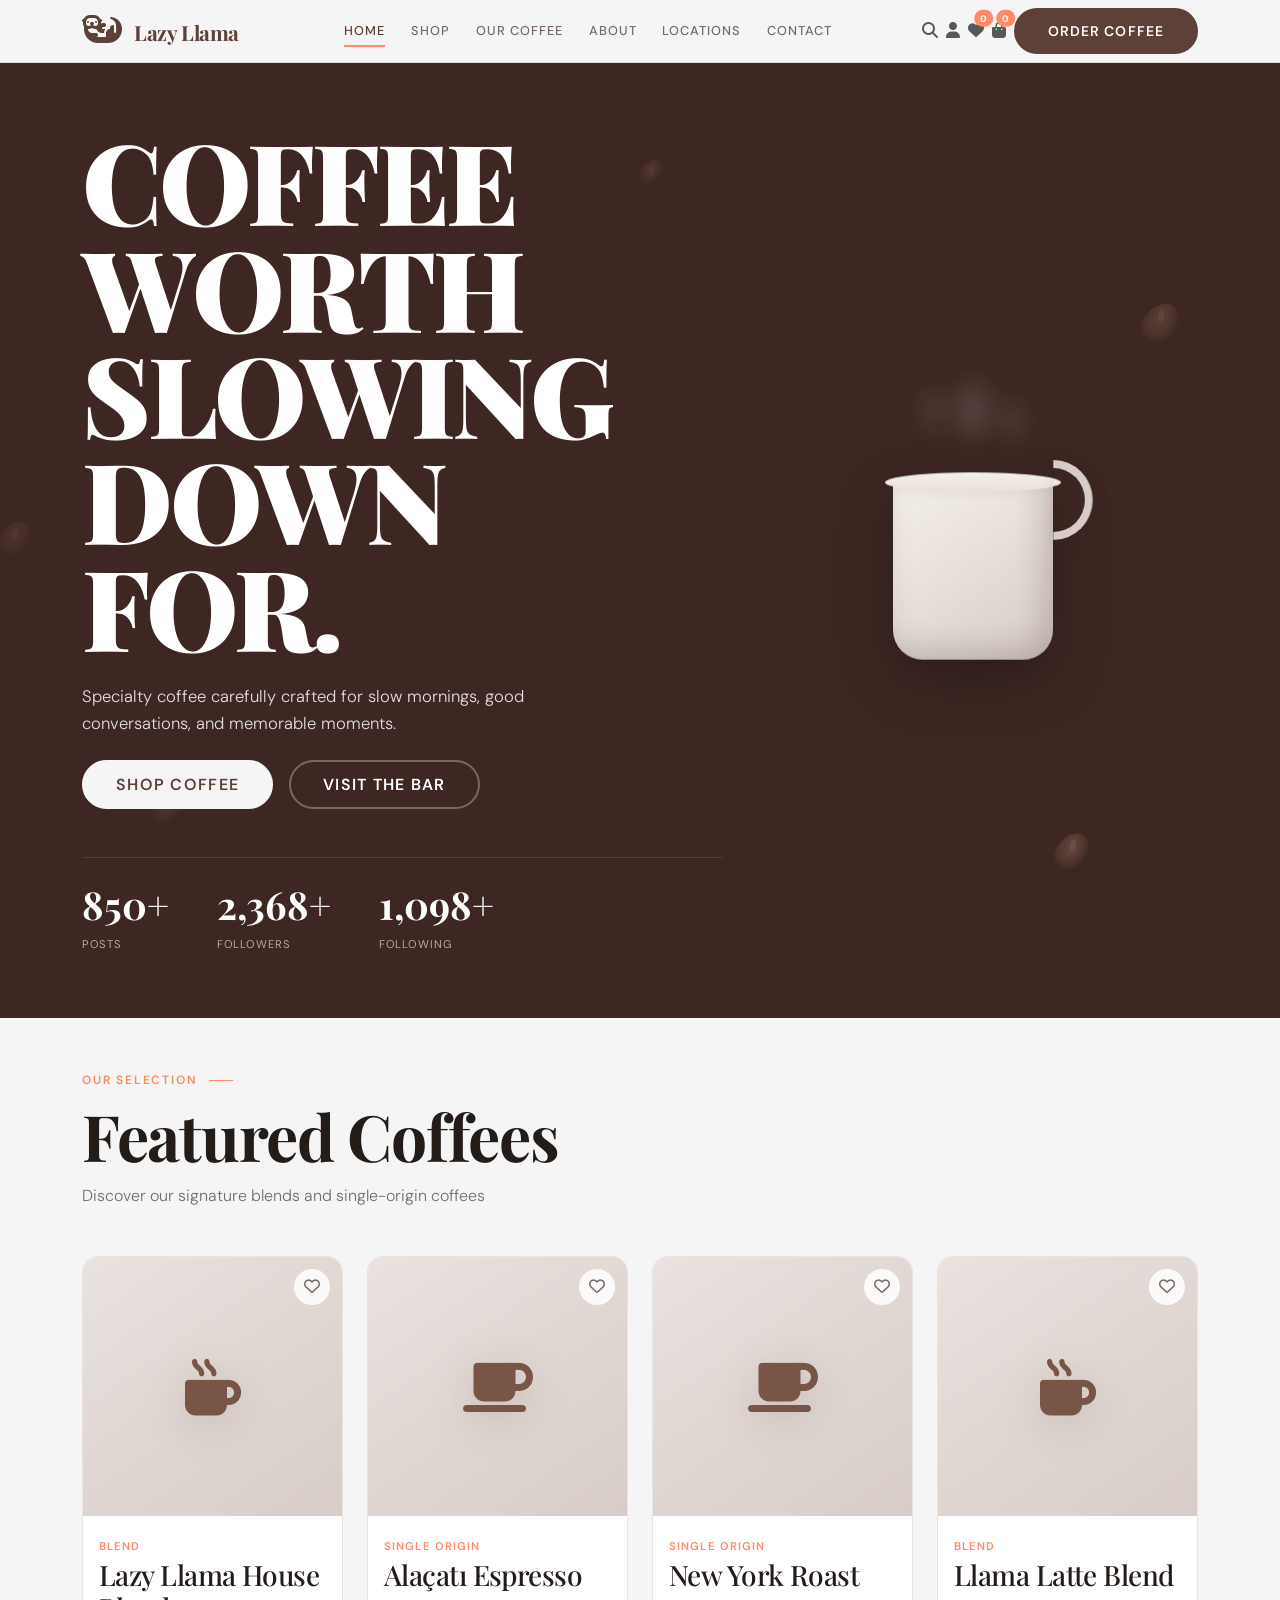
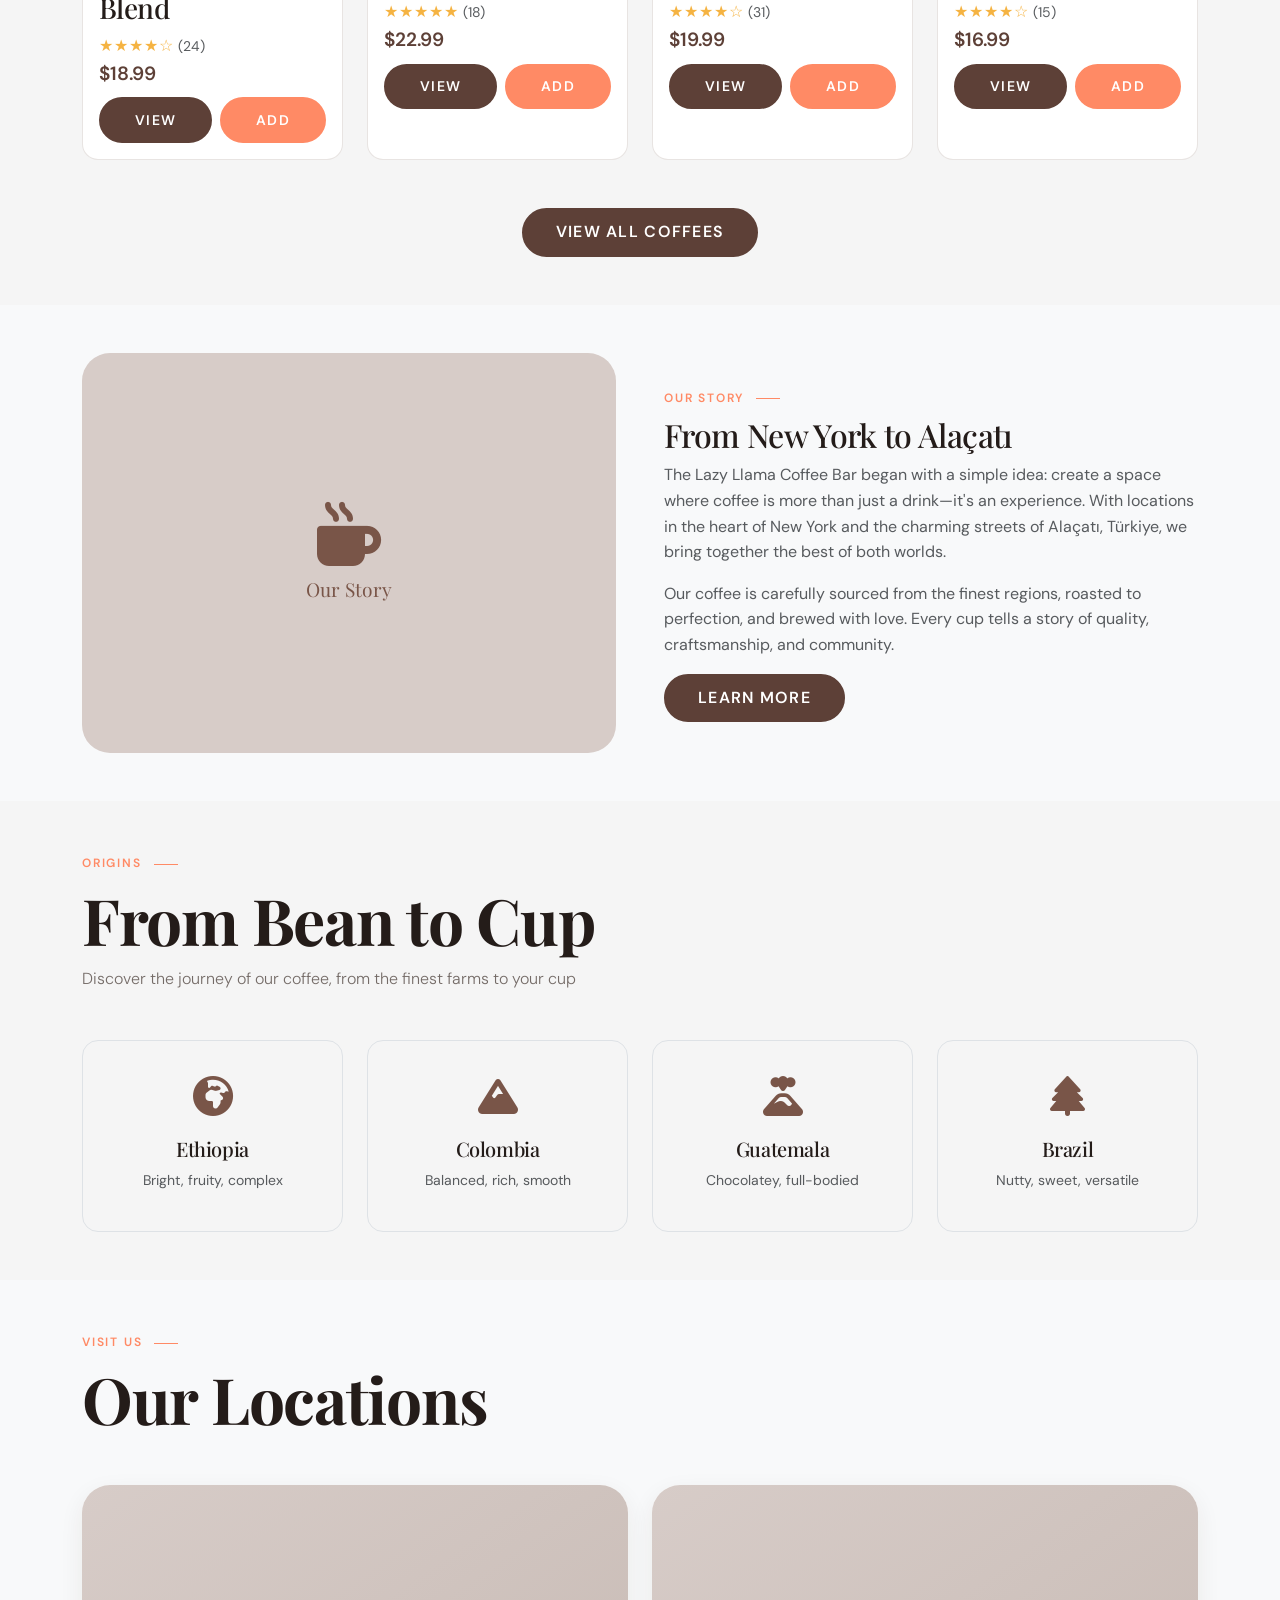
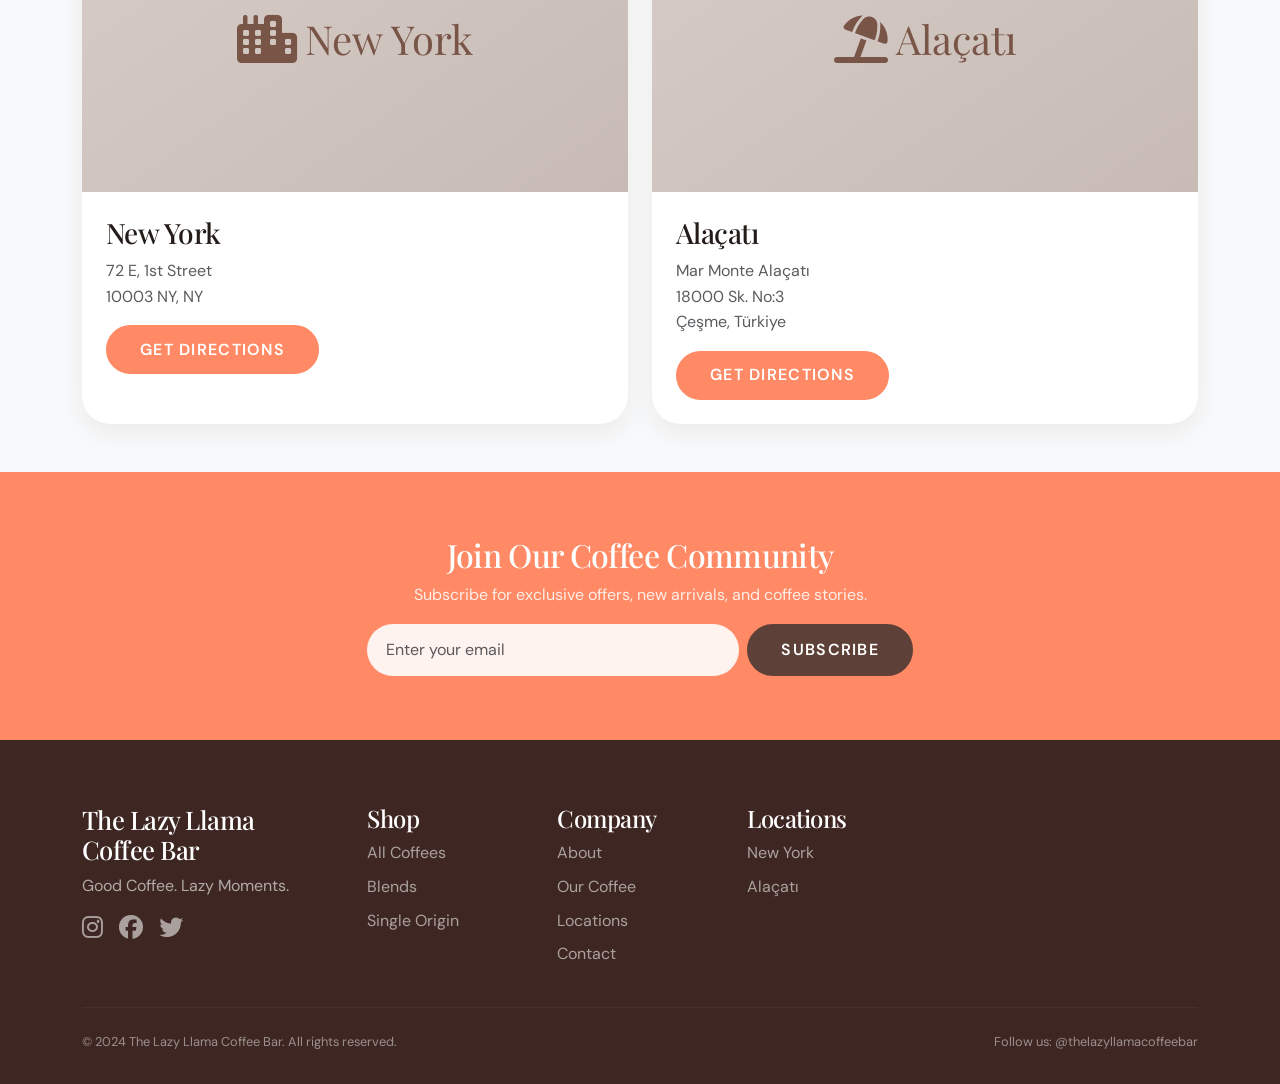
<file: index.html>
<!DOCTYPE html>
<html lang="en">
<head>
  <meta charset="UTF-8" />
  <meta name="viewport" content="width=device-width, initial-scale=1.0" />
  <title>The Lazy Llama Coffee Bar</title>
  <!-- Bootstrap 5 -->
  <link href="https://cdn.jsdelivr.net/npm/bootstrap@5.3.2/dist/css/bootstrap.min.css" rel="stylesheet" />
  <!-- Font Awesome 6 (free) -->
  <link rel="stylesheet" href="https://cdnjs.cloudflare.com/ajax/libs/font-awesome/6.5.1/css/all.min.css" />
  <!-- Google Fonts -->
  <link rel="preconnect" href="https://fonts.googleapis.com" />
  <link rel="preconnect" href="https://fonts.gstatic.com" crossorigin />
  <link href="https://fonts.googleapis.com/css2?family=Playfair+Display:wght@400;600;700;900&family=DM+Sans:wght@300;400;500;600;700&display=swap" rel="stylesheet" />
  <style>
    /* ========================================
       COMPLETE CSS – THE LAZY LLAMA COFFEE BAR (Homepage)
       ======================================== */

    /* ===== 1. ROOT VARIABLES ===== */
    :root {
      --brown: #5D4037;
      --beige: #D7CCC8;
      --coral: #FF8A65;
      --white: #F5F5F5;
      --brown-dark: #3E2723;
      --brown-light: #795548;
      --beige-light: #E9E2DE;
      --beige-dark: #C8BBB5;
      --coral-dark: #F4511E;
      --text: #241C19;
      --text-muted: #746B67;
      --border: rgba(93,64,55,0.14);
      --white-pure: #FFFFFF;
      --font-serif: 'Playfair Display', Georgia, serif;
      --font-sans: 'DM Sans', -apple-system, BlinkMacSystemFont, 'Segoe UI', Roboto, sans-serif;
      --radius-sm: 8px;
      --radius-md: 16px;
      --radius-lg: 28px;
      --radius-pill: 999px;
      --shadow-sm: 0 8px 25px rgba(62,39,35,0.07);
      --shadow-md: 0 20px 50px rgba(62,39,35,0.12);
      --shadow-lg: 0 35px 80px rgba(62,39,35,0.16);
      --transition-smooth: cubic-bezier(0.22, 0.61, 0.36, 1);
    }

    /* ===== 2. RESET & BASE ===== */
    * { box-sizing: border-box; margin: 0; padding: 0; }
    body {
      background: var(--white);
      color: var(--text);
      font-family: var(--font-sans);
      font-size: clamp(1rem, 1.2vw, 1.15rem);
      line-height: 1.6;
      overflow-x: hidden;
      -webkit-font-smoothing: antialiased;
    }
    h1, h2, h3, h4, h5, .serif { font-family: var(--font-serif); letter-spacing: -0.02em; }
    a { text-decoration: none; color: inherit; }
    ul, ol { list-style: none; padding: 0; }

    ::selection { background: var(--coral); color: var(--white-pure); }
    :focus-visible { outline: 3px solid var(--coral); outline-offset: 3px; }

    /* ===== 3. BOOTSTRAP OVERRIDES ===== */
    .btn {
      font-family: var(--font-sans);
      font-weight: 600;
      text-transform: uppercase;
      letter-spacing: 0.08em;
      border-radius: var(--radius-pill);
      padding: 0.65rem 2rem;
      transition: all 0.35s ease;
      border-width: 2px;
    }
    .btn-primary {
      background: var(--brown);
      border-color: var(--brown);
      color: #fff;
    }
    .btn-primary:hover {
      background: var(--brown-dark);
      border-color: var(--brown-dark);
      transform: translateY(-2px) scale(1.02);
      box-shadow: var(--shadow-md);
    }
    .btn-secondary {
      background: var(--coral);
      border-color: var(--coral);
      color: #fff;
    }
    .btn-secondary:hover {
      background: var(--coral-dark);
      border-color: var(--coral-dark);
      transform: translateY(-2px);
    }
    .btn-outline-brown {
      background: transparent;
      border-color: var(--brown);
      color: var(--brown);
    }
    .btn-outline-brown:hover {
      background: var(--brown);
      color: #fff;
      transform: translateY(-2px);
    }
    .btn-light-brown {
      background: var(--white);
      border-color: var(--white);
      color: var(--brown);
    }
    .btn-light-brown:hover {
      background: var(--beige-light);
      border-color: var(--beige-light);
      transform: translateY(-2px);
    }
    .btn-outline-light {
      background: transparent;
      border-color: rgba(255,255,255,0.3);
      color: #fff;
    }
    .btn-outline-light:hover {
      background: rgba(255,255,255,0.1);
      border-color: #fff;
      transform: translateY(-2px);
    }

    .bg-coral { background: var(--coral); }
    .text-brown { color: var(--brown); }
    .text-coral { color: var(--coral); }

    /* ===== 4. SECTION BADGE ===== */
    .section-badge {
      display: inline-block;
      font-size: 0.75rem;
      font-weight: 600;
      text-transform: uppercase;
      letter-spacing: 0.15em;
      color: var(--coral);
      margin-bottom: 0.5rem;
      position: relative;
    }
    .section-badge::after {
      content: '';
      display: inline-block;
      width: 24px;
      height: 1px;
      background: var(--coral);
      margin-left: 12px;
      vertical-align: middle;
    }
    .section-header {
      max-width: 700px;
      margin-bottom: 3rem;
    }
    .section-header h2 {
      font-size: clamp(2.2rem, 5vw, 4rem);
      font-weight: 700;
    }
    .section-header p {
      color: var(--text-muted);
      font-weight: 300;
    }

    /* ===== 5. NAVBAR ===== */
    .navbar {
      background: rgba(245,245,245,0.85);
      backdrop-filter: blur(18px);
      -webkit-backdrop-filter: blur(18px);
      border-bottom: 1px solid var(--border);
      padding: 0.5rem 0;
    }
    .navbar-brand {
      font-family: var(--font-serif);
      font-weight: 700;
      font-size: 1.3rem;
      letter-spacing: -0.02em;
      color: var(--brown) !important;
    }
    .navbar-brand .nav-logo {
      font-size: 1.8rem;
      line-height: 1;
      margin-right: 6px;
    }
    .nav-link {
      font-size: 0.8rem;
      font-weight: 500;
      text-transform: uppercase;
      letter-spacing: 0.08em;
      color: var(--text-muted) !important;
      padding: 0.5rem 0.8rem !important;
      position: relative;
      transition: color 0.3s ease;
    }
    .nav-link::after {
      content: '';
      position: absolute;
      bottom: 2px;
      left: 0.8rem;
      width: 0;
      height: 2px;
      background: var(--coral);
      transition: width 0.4s ease;
    }
    .nav-link:hover, .nav-link.active {
      color: var(--brown) !important;
    }
    .nav-link:hover::after, .nav-link.active::after {
      width: calc(100% - 1.6rem);
    }
    .navbar .nav-actions a {
      font-size: 1.2rem;
      color: var(--text-muted);
      transition: color 0.3s;
      position: relative;
      margin-left: 6px;
    }
    .navbar .nav-actions a:hover { color: var(--brown); }
    .cart-count, .wishlist-count {
      position: absolute;
      top: -6px;
      right: -6px;
      font-size: 0.6rem;
      font-weight: 600;
      background: var(--coral);
      color: #fff;
      border-radius: 50%;
      width: 18px;
      height: 18px;
      display: flex;
      align-items: center;
      justify-content: center;
      font-family: var(--font-sans);
    }
    .nav-cta {
      font-size: 0.75rem !important;
      padding: 0.4rem 1.2rem !important;
      min-height: 38px;
      margin-left: 10px;
    }

    /* ===== 6. HERO (with 3D cup) ===== */
    .hero {
      min-height: 90vh;
      display: flex;
      align-items: center;
      background: var(--brown-dark);
      padding: 4rem 0;
      position: relative;
      overflow: hidden;
      perspective: 1200px;
    }
    .hero::before {
      content: '';
      position: absolute;
      inset: 0;
      background: linear-gradient(135deg, rgba(62,39,35,0.85) 0%, rgba(62,39,35,0.4) 60%, transparent 100%);
      z-index: 1;
    }
    .hero-content {
      position: relative;
      z-index: 2;
      color: #fff;
    }
    .hero h1 {
      font-size: clamp(3rem, 10vw, 7rem);
      font-weight: 900;
      line-height: 0.95;
      letter-spacing: -0.03em;
    }
    .hero p {
      font-size: clamp(1rem, 1.3vw, 1.3rem);
      opacity: 0.85;
      max-width: 480px;
      font-weight: 300;
    }
    .hero-stats .stat-number {
      font-family: var(--font-serif);
      font-size: clamp(1.8rem, 3vw, 2.8rem);
      font-weight: 700;
      color: #fff;
    }
    .hero-stats .stat-label {
      font-size: 0.7rem;
      text-transform: uppercase;
      letter-spacing: 0.1em;
      opacity: 0.6;
    }

    /* 3D Cup */
    .hero-3d-cup {
      position: relative;
      z-index: 2;
      transform-style: preserve-3d;
      animation: floatCup 6s ease-in-out infinite;
    }
    @keyframes floatCup {
      0%, 100% { transform: translateY(0) rotateY(-5deg) rotateX(2deg); }
      50% { transform: translateY(-20px) rotateY(5deg) rotateX(-2deg); }
    }
    .cup-3d {
      width: 200px;
      height: 240px;
      margin: 0 auto;
      position: relative;
      transform-style: preserve-3d;
    }
    .cup-3d-body {
      width: 160px;
      height: 180px;
      background: linear-gradient(145deg, #f5f0eb, #d7ccc8);
      border-radius: 0 0 30px 30px;
      position: absolute;
      bottom: 0;
      left: 50%;
      transform: translateX(-50%) rotateX(5deg);
      box-shadow: inset -10px -10px 30px rgba(62,39,35,0.2), 0 20px 60px rgba(0,0,0,0.3);
      transform-style: preserve-3d;
    }
    .cup-3d-body::after {
      content: '';
      position: absolute;
      top: -8px;
      left: -8px;
      right: -8px;
      height: 20px;
      background: linear-gradient(180deg, #f5f0eb, #e8e0d8);
      border-radius: 50%;
      box-shadow: 0 -4px 15px rgba(62,39,35,0.1);
    }
    .cup-3d-handle {
      width: 40px;
      height: 80px;
      border: 8px solid #d7ccc8;
      border-left: none;
      border-radius: 0 40px 40px 0;
      position: absolute;
      right: -20px;
      top: 40px;
      transform: rotateY(10deg);
      box-shadow: 4px 4px 15px rgba(62,39,35,0.15);
    }
    .cup-3d-steam {
      position: absolute;
      top: -50px;
      left: 50%;
      transform: translateX(-50%);
      width: 60px;
      height: 80px;
      background: radial-gradient(ellipse at center, rgba(255,255,255,0.15) 0%, transparent 70%);
      animation: steamRise 3s ease-in-out infinite;
      filter: blur(8px);
    }
    .cup-3d-steam::before, .cup-3d-steam::after {
      content: '';
      position: absolute;
      width: 40px;
      height: 60px;
      background: radial-gradient(ellipse at center, rgba(255,255,255,0.1) 0%, transparent 70%);
      filter: blur(6px);
      animation: steamRise 4s ease-in-out infinite 0.5s;
    }
    .cup-3d-steam::before { left: -30px; top: 10px; }
    .cup-3d-steam::after { right: -30px; top: 20px; animation-delay: 1s; }
    @keyframes steamRise {
      0% { opacity: 0; transform: translateX(-50%) translateY(0) scale(0.8); }
      30% { opacity: 1; }
      100% { opacity: 0; transform: translateX(-50%) translateY(-60px) scale(1.4); }
    }

    /* Floating Beans */
    .floating-bean {
      position: absolute;
      width: 30px;
      height: 40px;
      background: radial-gradient(ellipse at 40% 35%, #6d4c41, #3e2723);
      border-radius: 50% 50% 50% 50% / 60% 60% 40% 40%;
      transform: rotate(30deg);
      box-shadow: inset -4px -4px 10px rgba(0,0,0,0.3);
      animation: floatBean 8s ease-in-out infinite;
      z-index: 0;
    }
    .floating-bean::after {
      content: '';
      position: absolute;
      top: 20%;
      left: 30%;
      width: 6px;
      height: 12px;
      background: rgba(255,255,255,0.08);
      border-radius: 50%;
      transform: rotate(-20deg);
    }
    .floating-bean:nth-child(1) { left: 5%; top: 15%; animation-delay: 0s; width: 25px; height: 35px; }
    .floating-bean:nth-child(2) { right: 8%; top: 25%; animation-delay: 1.5s; width: 35px; height: 45px; }
    .floating-bean:nth-child(3) { left: 12%; bottom: 20%; animation-delay: 3s; width: 28px; height: 38px; }
    .floating-bean:nth-child(4) { right: 15%; bottom: 15%; animation-delay: 4.5s; width: 32px; height: 42px; }
    .floating-bean:nth-child(5) { left: 50%; top: 10%; animation-delay: 2s; width: 22px; height: 30px; }
    @keyframes floatBean {
      0%, 100% { transform: translateY(0) rotate(30deg) scale(1); }
      50% { transform: translateY(-30px) rotate(60deg) scale(1.05); }
    }

    /* ===== 7. PRODUCT CARDS (3D hover) ===== */
    .product-card {
      background: #fff;
      border-radius: var(--radius-md);
      overflow: hidden;
      transition: transform 0.6s cubic-bezier(.22,.61,.36,1), box-shadow 0.6s ease;
      height: 100%;
      border: 1px solid var(--border);
      transform-style: preserve-3d;
      perspective: 800px;
    }
    .product-card:hover {
      transform: translateY(-8px) rotateX(2deg) rotateY(-2deg);
      box-shadow: var(--shadow-md);
    }
    .product-image {
      aspect-ratio: 1/1;
      background: linear-gradient(145deg, var(--beige-light), var(--beige));
      display: flex;
      align-items: center;
      justify-content: center;
      transition: transform 0.6s ease;
      position: relative;
      overflow: hidden;
    }
    .product-card:hover .product-image {
      transform: scale(1.04);
    }
    .product-image .coffee-icon {
      filter: drop-shadow(0 8px 20px rgba(62,39,35,0.15));
      transition: transform 0.6s ease;
    }
    .product-card:hover .product-image .coffee-icon {
      transform: rotate(-5deg) scale(1.1);
    }
    .product-wishlist {
      position: absolute;
      top: 12px;
      right: 12px;
      width: 36px;
      height: 36px;
      border-radius: 50%;
      background: rgba(255,255,255,0.85);
      backdrop-filter: blur(4px);
      border: none;
      font-size: 1rem;
      transition: all 0.3s;
      color: var(--text-muted);
    }
    .product-wishlist:hover {
      background: #fff;
      transform: scale(1.1);
      color: var(--coral);
    }
    .product-wishlist.active {
      color: var(--coral);
    }
    .product-category {
      font-size: 0.7rem;
      font-weight: 600;
      text-transform: uppercase;
      letter-spacing: 0.1em;
      color: var(--coral);
    }
    .product-info h3 {
      font-size: clamp(1.1rem, 1.4vw, 1.4rem);
      font-family: var(--font-serif);
    }
    .product-price {
      font-weight: 600;
      color: var(--brown);
      font-size: 1.2rem;
    }
    .product-rating .stars {
      color: #f5b342;
      letter-spacing: 1px;
    }

    /* ===== 8. LOCATION CARDS ===== */
    .location-card {
      border-radius: var(--radius-lg);
      overflow: hidden;
      background: #fff;
      box-shadow: var(--shadow-sm);
      transition: transform 0.5s cubic-bezier(.22,.61,.36,1), box-shadow 0.5s ease;
      height: 100%;
      transform-style: preserve-3d;
      perspective: 600px;
    }
    .location-card:hover {
      transform: translateY(-6px) rotateX(1deg);
      box-shadow: var(--shadow-md);
    }
    .location-image {
      aspect-ratio: 16/9;
      background: linear-gradient(145deg, var(--beige), var(--beige-dark));
      display: flex;
      align-items: center;
      justify-content: center;
      font-size: 2.5rem;
      color: var(--brown-light);
      transition: transform 0.6s ease;
    }
    .location-card:hover .location-image {
      transform: scale(1.03);
    }
    .location-info h3 {
      font-size: 1.4rem;
      font-family: var(--font-serif);
    }

    /* ===== 9. 3D ORIGIN CARDS ===== */
    .card-3d {
      transform-style: preserve-3d;
      perspective: 800px;
      transition: transform 0.5s cubic-bezier(.22,.61,.36,1), box-shadow 0.5s ease;
    }
    .card-3d:hover {
      transform: rotateX(2deg) rotateY(2deg);
      box-shadow: var(--shadow-sm);
    }

    /* ===== 10. NEWSLETTER ===== */
    .newsletter {
      background: var(--coral);
      padding: 4rem 0;
    }
    .newsletter h2 {
      color: #fff;
    }
    .newsletter p {
      color: rgba(255,255,255,0.85);
    }
    .newsletter-form input {
      border: none;
      border-radius: var(--radius-pill);
      padding: 0.8rem 1.2rem;
      background: rgba(255,255,255,0.9);
      min-height: 52px;
    }
    .newsletter-form input:focus {
      outline: 3px solid var(--brown);
      outline-offset: 2px;
      background: #fff;
    }
    .newsletter-form .btn-primary {
      background: var(--brown);
      border-color: var(--brown);
    }
    .newsletter-form .btn-primary:hover {
      background: var(--brown-dark);
    }

    /* ===== 11. BRAND STORY ===== */
    .story-image-wrapper {
      border-radius: var(--radius-lg);
      overflow: hidden;
      aspect-ratio: 4/3;
      background: var(--beige);
      display: flex;
      flex-direction: column;
      align-items: center;
      justify-content: center;
      font-size: 3rem;
      color: var(--brown-light);
      transition: transform 0.6s cubic-bezier(.22,.61,.36,1);
    }
    .story-image-wrapper:hover {
      transform: scale(1.02);
    }

    /* ===== 12. FOOTER ===== */
    .footer {
      background: var(--brown-dark);
      color: rgba(255,255,255,0.8);
      padding: 4rem 0 2rem;
    }
    .footer h3 { color: #fff; font-size: 1.6rem; }
    .footer a { opacity: 0.7; transition: opacity 0.3s, color 0.3s; }
    .footer a:hover { opacity: 1; color: var(--coral); }
    .footer .footer-links ul { padding: 0; list-style: none; }
    .footer .footer-links ul li { margin-bottom: 0.5rem; }
    .footer-bottom {
      border-top: 1px solid rgba(255,255,255,0.08);
      padding-top: 1.5rem;
      font-size: 0.8rem;
      opacity: 0.6;
    }

    /* ===== 13. UTILITY ===== */
    .bg-beige { background: var(--beige); }
    .bg-beige-light { background: var(--beige-light); }
    .text-brown { color: var(--brown); }
    .text-coral { color: var(--coral); }
    .border-brown { border-color: var(--brown) !important; }

    /* ===== 14. RESPONSIVE ===== */
    @media (max-width: 992px) {
      .hero-3d-cup { display: none; }
    }
    @media (max-width: 768px) {
      .hero { min-height: 70vh; }
      .page-hero { padding: 2.5rem 0; }
      .footer .row { text-align: center; }
      .hero-stats .stat { text-align: center; }
    }
    @media (max-width: 576px) {
      .hero-stats { flex-direction: column; gap: 1rem; }
      .hero-stats .stat { text-align: center; }
      .products-grid .col-md-6 { flex: 0 0 100%; max-width: 100%; }
      .origins-grid .col-6 { flex: 0 0 100%; max-width: 100%; }
    }
  </style>
</head>
<body>

<!-- ===== NAVBAR ===== -->
<nav class="navbar navbar-expand-lg sticky-top">
  <div class="container">
    <a class="navbar-brand" href="index.html">
      <i class="fas fa-otter text-brown fs-2 me-2"></i> Lazy Llama
    </a>
    <button class="navbar-toggler border-0" type="button" data-bs-toggle="collapse" data-bs-target="#navLinks" aria-controls="navLinks" aria-expanded="false" aria-label="Toggle navigation">
      <span class="navbar-toggler-icon"></span>
    </button>
    <div class="collapse navbar-collapse" id="navLinks">
      <ul class="navbar-nav mx-auto mb-2 mb-lg-0">
        <li class="nav-item"><a class="nav-link active" href="index.html">Home</a></li>
        <li class="nav-item"><a class="nav-link" href="shop.html">Shop</a></li>
        <li class="nav-item"><a class="nav-link" href="our-coffee.html">Our Coffee</a></li>
        <li class="nav-item"><a class="nav-link" href="about.html">About</a></li>
        <li class="nav-item"><a class="nav-link" href="locations.html">Locations</a></li>
        <li class="nav-item"><a class="nav-link" href="contact.html">Contact</a></li>
      </ul>
      <div class="d-flex align-items-center gap-2">
        <a href="#" class="text-muted"><i class="fas fa-search"></i></a>
        <a href="account.html" class="text-muted"><i class="fas fa-user"></i></a>
        <a href="wishlist.html" class="text-muted position-relative">
          <i class="fas fa-heart"></i>
          <span class="position-absolute top-0 start-100 translate-middle badge rounded-pill bg-coral" style="font-size:0.6rem;">0</span>
        </a>
        <a href="cart.html" class="text-muted position-relative">
          <i class="fas fa-shopping-bag"></i>
          <span class="position-absolute top-0 start-100 translate-middle badge rounded-pill bg-coral" style="font-size:0.6rem;">0</span>
        </a>
        <a href="checkout.html" class="btn btn-primary btn-sm">Order Coffee</a>
      </div>
    </div>
  </div>
</nav>

<!-- ===== HERO SECTION ===== -->
<section class="hero">
  <div class="container position-relative" style="z-index:2;">
    <div class="row align-items-center">
      <div class="col-lg-7 hero-content">
        <h1>COFFEE WORTH<br>SLOWING DOWN FOR.</h1>
        <p class="my-4">Specialty coffee carefully crafted for slow mornings, good conversations, and memorable moments.</p>
        <div class="d-flex flex-wrap gap-3">
          <a href="shop.html" class="btn btn-light-brown">Shop Coffee</a>
          <a href="locations.html" class="btn btn-outline-light">Visit The Bar</a>
        </div>
        <div class="hero-stats d-flex gap-5 mt-5 pt-3 border-top border-light border-opacity-10">
          <div class="stat"><span class="stat-number">850+</span><div class="stat-label">Posts</div></div>
          <div class="stat"><span class="stat-number">2,368+</span><div class="stat-label">Followers</div></div>
          <div class="stat"><span class="stat-number">1,098+</span><div class="stat-label">Following</div></div>
        </div>
      </div>
      <div class="col-lg-5 d-none d-lg-block">
        <div class="hero-3d-cup">
          <div class="cup-3d">
            <div class="cup-3d-body"></div>
            <div class="cup-3d-handle"></div>
            <div class="cup-3d-steam"></div>
          </div>
        </div>
      </div>
    </div>
  </div>
  <div class="floating-bean"></div>
  <div class="floating-bean"></div>
  <div class="floating-bean"></div>
  <div class="floating-bean"></div>
  <div class="floating-bean"></div>
</section>

<!-- ===== FEATURED PRODUCTS ===== -->
<section class="py-5">
  <div class="container">
    <div class="section-header">
      <span class="section-badge">Our Selection</span>
      <h2>Featured Coffees</h2>
      <p>Discover our signature blends and single-origin coffees</p>
    </div>
    <div class="row g-4 products-grid">
      <div class="col-md-6 col-lg-3">
        <div class="product-card">
          <div class="product-image">
            <i class="fas fa-mug-hot coffee-icon" style="font-size:3.5rem; color:var(--brown-light);"></i>
            <button class="product-wishlist"><i class="far fa-heart"></i></button>
          </div>
          <div class="p-3">
            <span class="product-category">Blend</span>
            <h3>Lazy Llama House Blend</h3>
            <div class="product-rating"><span class="stars">★★★★☆</span> <span class="text-muted small">(24)</span></div>
            <div class="product-price">$18.99</div>
            <div class="d-flex gap-2 mt-2"><a href="product.html" class="btn btn-primary btn-sm flex-fill">View</a><button class="btn btn-secondary btn-sm flex-fill">Add</button></div>
          </div>
        </div>
      </div>
      <div class="col-md-6 col-lg-3">
        <div class="product-card">
          <div class="product-image">
            <i class="fas fa-mug-saucer coffee-icon" style="font-size:3.5rem; color:var(--brown-light);"></i>
            <button class="product-wishlist"><i class="far fa-heart"></i></button>
          </div>
          <div class="p-3">
            <span class="product-category">Single Origin</span>
            <h3>Alaçatı Espresso</h3>
            <div class="product-rating"><span class="stars">★★★★★</span> <span class="text-muted small">(18)</span></div>
            <div class="product-price">$22.99</div>
            <div class="d-flex gap-2 mt-2"><a href="product.html" class="btn btn-primary btn-sm flex-fill">View</a><button class="btn btn-secondary btn-sm flex-fill">Add</button></div>
          </div>
        </div>
      </div>
      <div class="col-md-6 col-lg-3">
        <div class="product-card">
          <div class="product-image">
            <i class="fas fa-coffee coffee-icon" style="font-size:3.5rem; color:var(--brown-light);"></i>
            <button class="product-wishlist"><i class="far fa-heart"></i></button>
          </div>
          <div class="p-3">
            <span class="product-category">Single Origin</span>
            <h3>New York Roast</h3>
            <div class="product-rating"><span class="stars">★★★★☆</span> <span class="text-muted small">(31)</span></div>
            <div class="product-price">$19.99</div>
            <div class="d-flex gap-2 mt-2"><a href="product.html" class="btn btn-primary btn-sm flex-fill">View</a><button class="btn btn-secondary btn-sm flex-fill">Add</button></div>
          </div>
        </div>
      </div>
      <div class="col-md-6 col-lg-3">
        <div class="product-card">
          <div class="product-image">
            <i class="fas fa-mug-hot coffee-icon" style="font-size:3.5rem; color:var(--brown-light);"></i>
            <button class="product-wishlist"><i class="far fa-heart"></i></button>
          </div>
          <div class="p-3">
            <span class="product-category">Blend</span>
            <h3>Llama Latte Blend</h3>
            <div class="product-rating"><span class="stars">★★★★☆</span> <span class="text-muted small">(15)</span></div>
            <div class="product-price">$16.99</div>
            <div class="d-flex gap-2 mt-2"><a href="product.html" class="btn btn-primary btn-sm flex-fill">View</a><button class="btn btn-secondary btn-sm flex-fill">Add</button></div>
          </div>
        </div>
      </div>
    </div>
    <div class="text-center mt-5"><a href="shop.html" class="btn btn-primary">View All Coffees</a></div>
  </div>
</section>

<!-- ===== BRAND STORY ===== -->
<section class="py-5 bg-light">
  <div class="container">
    <div class="row align-items-center g-5">
      <div class="col-lg-6">
        <div class="story-image-wrapper">
          <i class="fas fa-mug-hot" style="font-size:4rem; color:var(--brown-light);"></i>
          <span style="font-size:1.2rem; font-family:var(--font-serif); margin-top:0.5rem; color:var(--brown-light);">Our Story</span>
        </div>
      </div>
      <div class="col-lg-6">
        <span class="section-badge">Our Story</span>
        <h2>From New York to Alaçatı</h2>
        <p class="text-muted">The Lazy Llama Coffee Bar began with a simple idea: create a space where coffee is more than just a drink—it's an experience. With locations in the heart of New York and the charming streets of Alaçatı, Türkiye, we bring together the best of both worlds.</p>
        <p class="text-muted">Our coffee is carefully sourced from the finest regions, roasted to perfection, and brewed with love. Every cup tells a story of quality, craftsmanship, and community.</p>
        <a href="about.html" class="btn btn-primary">Learn More</a>
      </div>
    </div>
  </div>
</section>

<!-- ===== COFFEE ORIGINS ===== -->
<section class="py-5">
  <div class="container">
    <div class="section-header">
      <span class="section-badge">Origins</span>
      <h2>From Bean to Cup</h2>
      <p>Discover the journey of our coffee, from the finest farms to your cup</p>
    </div>
    <div class="row g-4 origins-grid">
      <div class="col-6 col-md-3">
        <div class="p-4 text-center border rounded-4 h-100 card-3d">
          <div style="font-size:2.5rem;"><i class="fas fa-globe-africa" style="color:var(--brown-light);"></i></div>
          <h5 class="mt-2">Ethiopia</h5>
          <p class="small text-muted">Bright, fruity, complex</p>
        </div>
      </div>
      <div class="col-6 col-md-3">
        <div class="p-4 text-center border rounded-4 h-100 card-3d">
          <div style="font-size:2.5rem;"><i class="fas fa-mountain" style="color:var(--brown-light);"></i></div>
          <h5 class="mt-2">Colombia</h5>
          <p class="small text-muted">Balanced, rich, smooth</p>
        </div>
      </div>
      <div class="col-6 col-md-3">
        <div class="p-4 text-center border rounded-4 h-100 card-3d">
          <div style="font-size:2.5rem;"><i class="fas fa-volcano" style="color:var(--brown-light);"></i></div>
          <h5 class="mt-2">Guatemala</h5>
          <p class="small text-muted">Chocolatey, full-bodied</p>
        </div>
      </div>
      <div class="col-6 col-md-3">
        <div class="p-4 text-center border rounded-4 h-100 card-3d">
          <div style="font-size:2.5rem;"><i class="fas fa-tree" style="color:var(--brown-light);"></i></div>
          <h5 class="mt-2">Brazil</h5>
          <p class="small text-muted">Nutty, sweet, versatile</p>
        </div>
      </div>
    </div>
  </div>
</section>

<!-- ===== LOCATIONS PREVIEW ===== -->
<section class="py-5 bg-light">
  <div class="container">
    <div class="section-header"><span class="section-badge">Visit Us</span><h2>Our Locations</h2></div>
    <div class="row g-4">
      <div class="col-md-6">
        <div class="location-card">
          <div class="location-image"><i class="fas fa-city" style="font-size:3rem;"></i> <span style="margin-left:0.5rem; font-family:var(--font-serif);">New York</span></div>
          <div class="p-4">
            <h3>New York</h3>
            <p class="text-muted">72 E, 1st Street<br>10003 NY, NY</p>
            <a href="locations.html" class="btn btn-secondary">Get Directions</a>
          </div>
        </div>
      </div>
      <div class="col-md-6">
        <div class="location-card">
          <div class="location-image"><i class="fas fa-umbrella-beach" style="font-size:3rem;"></i> <span style="margin-left:0.5rem; font-family:var(--font-serif);">Alaçatı</span></div>
          <div class="p-4">
            <h3>Alaçatı</h3>
            <p class="text-muted">Mar Monte Alaçatı<br>18000 Sk. No:3<br>Çeşme, Türkiye</p>
            <a href="locations.html" class="btn btn-secondary">Get Directions</a>
          </div>
        </div>
      </div>
    </div>
  </div>
</section>

<!-- ===== NEWSLETTER ===== -->
<section class="newsletter">
  <div class="container">
    <div class="row justify-content-center">
      <div class="col-lg-6 text-center">
        <h2>Join Our Coffee Community</h2>
        <p>Subscribe for exclusive offers, new arrivals, and coffee stories.</p>
        <form class="newsletter-form d-flex flex-column flex-sm-row gap-2">
          <input type="email" class="form-control" placeholder="Enter your email" required>
          <button type="submit" class="btn btn-primary">Subscribe</button>
        </form>
      </div>
    </div>
  </div>
</section>

<!-- ===== FOOTER ===== -->
<footer class="footer">
  <div class="container">
    <div class="row g-4">
      <div class="col-md-6 col-lg-3">
        <h3>The Lazy Llama<br>Coffee Bar</h3>
        <p class="opacity-75">Good Coffee. Lazy Moments.</p>
        <div class="d-flex gap-3">
          <a href="#" aria-label="Instagram"><i class="fab fa-instagram fs-4"></i></a>
          <a href="#" aria-label="Facebook"><i class="fab fa-facebook fs-4"></i></a>
          <a href="#" aria-label="Twitter"><i class="fab fa-twitter fs-4"></i></a>
        </div>
      </div>
      <div class="col-6 col-md-3 col-lg-2 footer-links"><h4 class="text-white">Shop</h4><ul><li><a href="shop.html">All Coffees</a></li><li><a href="shop.html">Blends</a></li><li><a href="shop.html">Single Origin</a></li></ul></div>
      <div class="col-6 col-md-3 col-lg-2 footer-links"><h4 class="text-white">Company</h4><ul><li><a href="about.html">About</a></li><li><a href="our-coffee.html">Our Coffee</a></li><li><a href="locations.html">Locations</a></li><li><a href="contact.html">Contact</a></li></ul></div>
      <div class="col-6 col-md-3 col-lg-2 footer-links"><h4 class="text-white">Locations</h4><ul><li><a href="locations.html">New York</a></li><li><a href="locations.html">Alaçatı</a></li></ul></div>
    </div>
    <div class="footer-bottom d-flex flex-column flex-md-row justify-content-between mt-4">
      <span>&copy; 2024 The Lazy Llama Coffee Bar. All rights reserved.</span>
      <span>Follow us: @thelazyllamacoffeebar</span>
    </div>
  </div>
</footer>

<!-- Bootstrap JS -->
<script src="https://cdn.jsdelivr.net/npm/bootstrap@5.3.2/dist/js/bootstrap.bundle.min.js"></script>
</body>
</html>
</file>
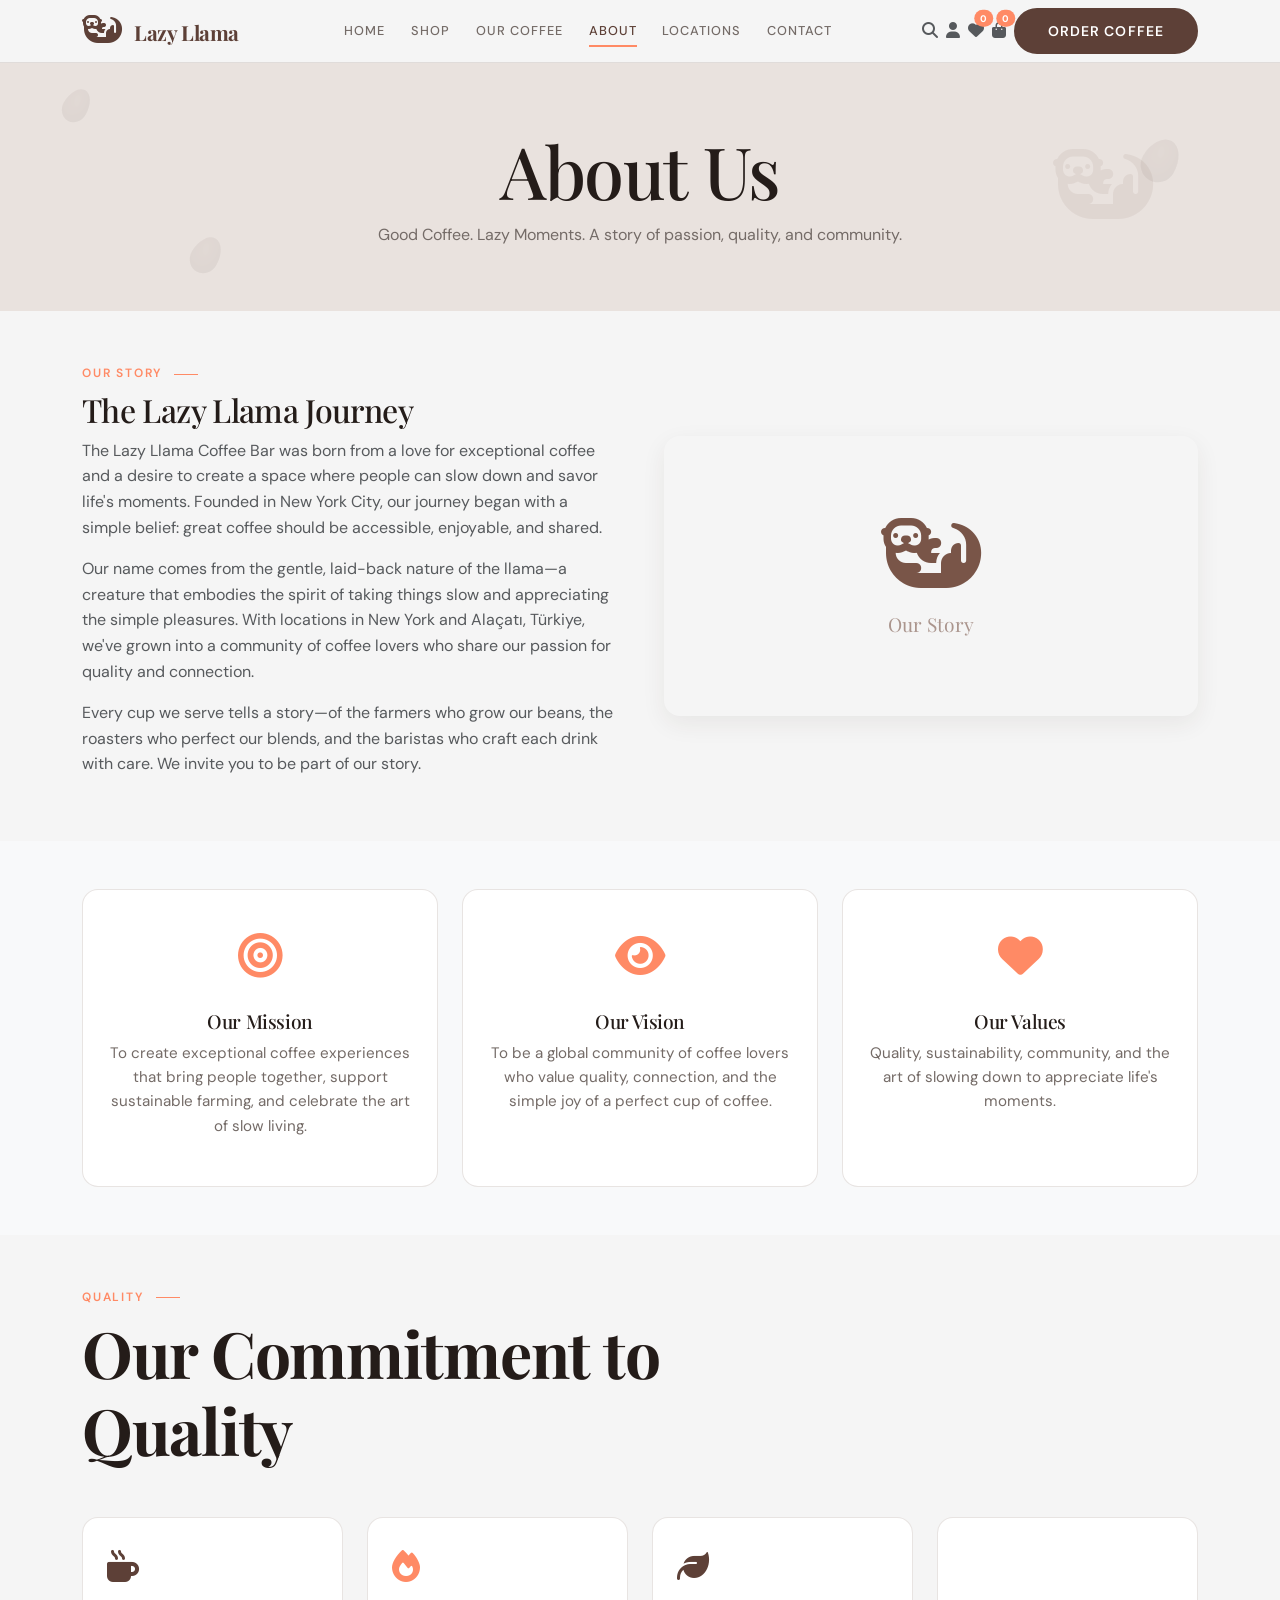
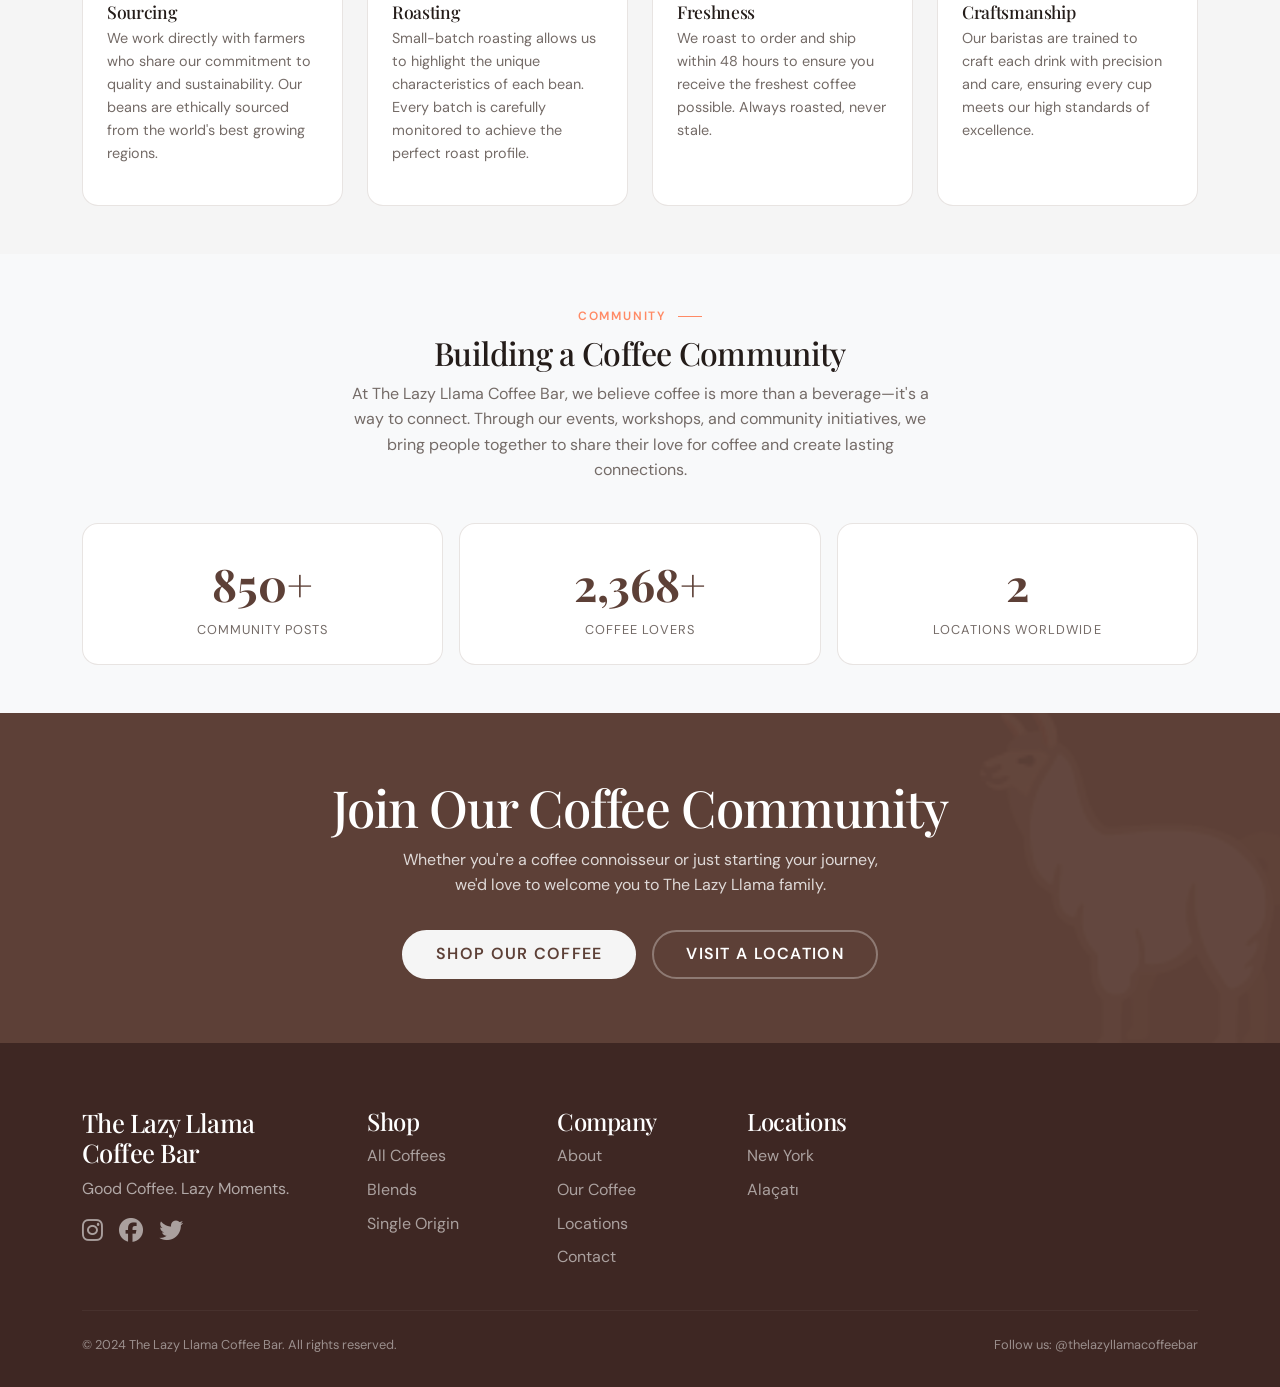
<file: about.html>
<!DOCTYPE html>
<html lang="en">
<head>
  <meta charset="UTF-8" />
  <meta name="viewport" content="width=device-width, initial-scale=1.0" />
  <title>About - The Lazy Llama Coffee Bar</title>
  <!-- Bootstrap 5 -->
  <link href="https://cdn.jsdelivr.net/npm/bootstrap@5.3.2/dist/css/bootstrap.min.css" rel="stylesheet" />
  <!-- Font Awesome 6 (free) -->
  <link rel="stylesheet" href="https://cdnjs.cloudflare.com/ajax/libs/font-awesome/6.5.1/css/all.min.css" />
  <!-- Google Fonts -->
  <link rel="preconnect" href="https://fonts.googleapis.com" />
  <link rel="preconnect" href="https://fonts.gstatic.com" crossorigin />
  <link href="https://fonts.googleapis.com/css2?family=Playfair+Display:wght@400;600;700;900&family=DM+Sans:wght@300;400;500;600;700&display=swap" rel="stylesheet" />
  <style>
    /* ========================================
       COMPLETE CSS – THE LAZY LLAMA COFFEE BAR
       ======================================== */

    /* ===== 1. ROOT VARIABLES ===== */
    :root {
      --brown: #5D4037;
      --beige: #D7CCC8;
      --coral: #FF8A65;
      --white: #F5F5F5;
      --brown-dark: #3E2723;
      --brown-light: #795548;
      --beige-light: #E9E2DE;
      --beige-dark: #C8BBB5;
      --coral-dark: #F4511E;
      --text: #241C19;
      --text-muted: #746B67;
      --border: rgba(93,64,55,0.14);
      --white-pure: #FFFFFF;
      --font-serif: 'Playfair Display', Georgia, serif;
      --font-sans: 'DM Sans', -apple-system, BlinkMacSystemFont, 'Segoe UI', Roboto, sans-serif;
      --space-xs: 8px;
      --space-sm: 16px;
      --space-md: 24px;
      --space-lg: 40px;
      --space-xl: 64px;
      --space-2xl: 96px;
      --space-3xl: 140px;
      --radius-sm: 8px;
      --radius-md: 16px;
      --radius-lg: 28px;
      --radius-pill: 999px;
      --shadow-sm: 0 8px 25px rgba(62,39,35,0.07);
      --shadow-md: 0 20px 50px rgba(62,39,35,0.12);
      --shadow-lg: 0 35px 80px rgba(62,39,35,0.16);
      --transition-smooth: cubic-bezier(0.22, 0.61, 0.36, 1);
    }

    /* ===== 2. RESET & BASE ===== */
    * { box-sizing: border-box; margin: 0; padding: 0; }
    body {
      background: var(--white);
      color: var(--text);
      font-family: var(--font-sans);
      font-size: clamp(1rem, 1.2vw, 1.15rem);
      line-height: 1.6;
      overflow-x: hidden;
      -webkit-font-smoothing: antialiased;
    }
    h1, h2, h3, h4, h5, .serif { font-family: var(--font-serif); letter-spacing: -0.02em; }
    img { max-width: 100%; display: block; }
    a { text-decoration: none; color: inherit; }
    ul, ol { list-style: none; padding: 0; }

    ::selection { background: var(--coral); color: var(--white-pure); }
    :focus-visible { outline: 3px solid var(--coral); outline-offset: 3px; }

    /* ===== 3. BOOTSTRAP OVERRIDES ===== */
    .btn {
      font-family: var(--font-sans);
      font-weight: 600;
      text-transform: uppercase;
      letter-spacing: 0.08em;
      border-radius: var(--radius-pill);
      padding: 0.65rem 2rem;
      transition: all 0.35s ease;
      border-width: 2px;
    }
    .btn-primary {
      background: var(--brown);
      border-color: var(--brown);
      color: #fff;
    }
    .btn-primary:hover {
      background: var(--brown-dark);
      border-color: var(--brown-dark);
      transform: translateY(-2px);
      box-shadow: var(--shadow-md);
    }
    .btn-secondary {
      background: var(--coral);
      border-color: var(--coral);
      color: #fff;
    }
    .btn-secondary:hover {
      background: var(--coral-dark);
      border-color: var(--coral-dark);
      transform: translateY(-2px);
    }
    .btn-outline-brown {
      background: transparent;
      border-color: var(--brown);
      color: var(--brown);
    }
    .btn-outline-brown:hover {
      background: var(--brown);
      color: #fff;
      transform: translateY(-2px);
    }
    .btn-light-brown {
      background: var(--white);
      border-color: var(--white);
      color: var(--brown);
    }
    .btn-light-brown:hover {
      background: var(--beige-light);
      border-color: var(--beige-light);
      transform: translateY(-2px);
    }
    .btn-outline-light {
      background: transparent;
      border-color: rgba(255,255,255,0.3);
      color: #fff;
    }
    .btn-outline-light:hover {
      background: rgba(255,255,255,0.1);
      border-color: #fff;
      transform: translateY(-2px);
    }

    .bg-coral { background: var(--coral); }
    .text-brown { color: var(--brown); }
    .text-coral { color: var(--coral); }

    /* ===== 4. SECTION BADGE ===== */
    .section-badge {
      display: inline-block;
      font-size: 0.75rem;
      font-weight: 600;
      text-transform: uppercase;
      letter-spacing: 0.15em;
      color: var(--coral);
      margin-bottom: 0.5rem;
      position: relative;
    }
    .section-badge::after {
      content: '';
      display: inline-block;
      width: 24px;
      height: 1px;
      background: var(--coral);
      margin-left: 12px;
      vertical-align: middle;
    }
    .section-header {
      max-width: 700px;
      margin-bottom: 3rem;
    }
    .section-header h2 {
      font-size: clamp(2.2rem, 5vw, 4rem);
      font-weight: 700;
    }
    .section-header p {
      color: var(--text-muted);
      font-weight: 300;
    }

    /* ===== 5. NAVBAR ===== */
    .navbar {
      background: rgba(245,245,245,0.85);
      backdrop-filter: blur(18px);
      -webkit-backdrop-filter: blur(18px);
      border-bottom: 1px solid var(--border);
      padding: 0.5rem 0;
    }
    .navbar-brand {
      font-family: var(--font-serif);
      font-weight: 700;
      font-size: 1.3rem;
      letter-spacing: -0.02em;
      color: var(--brown) !important;
    }
    .navbar-brand .nav-logo {
      font-size: 1.8rem;
      line-height: 1;
      margin-right: 6px;
    }
    .nav-link {
      font-size: 0.8rem;
      font-weight: 500;
      text-transform: uppercase;
      letter-spacing: 0.08em;
      color: var(--text-muted) !important;
      padding: 0.5rem 0.8rem !important;
      position: relative;
      transition: color 0.3s ease;
    }
    .nav-link::after {
      content: '';
      position: absolute;
      bottom: 2px;
      left: 0.8rem;
      width: 0;
      height: 2px;
      background: var(--coral);
      transition: width 0.4s ease;
    }
    .nav-link:hover, .nav-link.active {
      color: var(--brown) !important;
    }
    .nav-link:hover::after, .nav-link.active::after {
      width: calc(100% - 1.6rem);
    }
    .navbar .nav-actions a {
      font-size: 1.2rem;
      color: var(--text-muted);
      transition: color 0.3s;
      position: relative;
      margin-left: 6px;
    }
    .navbar .nav-actions a:hover { color: var(--brown); }
    .cart-count, .wishlist-count {
      position: absolute;
      top: -6px;
      right: -6px;
      font-size: 0.6rem;
      font-weight: 600;
      background: var(--coral);
      color: #fff;
      border-radius: 50%;
      width: 18px;
      height: 18px;
      display: flex;
      align-items: center;
      justify-content: center;
      font-family: var(--font-sans);
    }
    .nav-cta {
      font-size: 0.75rem !important;
      padding: 0.4rem 1.2rem !important;
      min-height: 38px;
      margin-left: 10px;
    }

    /* ===== 6. PAGE HERO ===== */
    .page-hero {
      padding: 4rem 0;
      background: var(--beige-light);
      text-align: center;
      position: relative;
      overflow: hidden;
    }
    .page-hero h1 {
      font-size: clamp(2.8rem, 6vw, 4.5rem);
      animation: fadeInUp 0.8s var(--transition-smooth);
    }
    .page-hero p {
      font-size: clamp(1rem, 1.2vw, 1.2rem);
      color: var(--text-muted);
      max-width: 600px;
      margin: 0 auto;
      animation: fadeInUp 0.8s var(--transition-smooth) 0.2s both;
    }
    .page-hero .hero-llama {
      font-size: 5rem;
      color: var(--brown-light);
      opacity: 0.08;
      position: absolute;
      right: 5%;
      top: 50%;
      transform: translateY(-50%);
      pointer-events: none;
    }

    /* ===== 7. STORY SECTION (with 3D) ===== */
    .story-3d-wrapper {
      transform-style: preserve-3d;
      perspective: 1000px;
    }
    .story-3d-wrapper .story-image-box {
      transition: transform 0.8s cubic-bezier(.22,.61,.36,1);
      transform-style: preserve-3d;
    }
    .story-3d-wrapper .story-image-box:hover {
      transform: rotateY(-5deg) rotateX(3deg) scale(1.02);
      box-shadow: var(--shadow-lg);
    }
    .story-3d-wrapper .story-content-box {
      transition: transform 0.6s cubic-bezier(.22,.61,.36,1);
    }
    .story-3d-wrapper .story-content-box:hover {
      transform: translateX(6px);
    }

    /* ===== 8. MISSION CARDS (3D hover) ===== */
    .mission-card-3d {
      background: #fff;
      border-radius: var(--radius-md);
      border: 1px solid var(--border);
      padding: 2rem 1.5rem;
      text-align: center;
      transition: transform 0.6s cubic-bezier(.22,.61,.36,1),
                  box-shadow 0.6s ease;
      transform-style: preserve-3d;
      perspective: 600px;
      height: 100%;
    }
    .mission-card-3d:hover {
      transform: translateY(-10px) rotateX(3deg) rotateY(2deg);
      box-shadow: var(--shadow-md);
    }
    .mission-card-3d .mission-icon {
      font-size: 2.8rem;
      display: block;
      margin-bottom: 1rem;
      transition: transform 0.5s ease;
    }
    .mission-card-3d:hover .mission-icon {
      transform: scale(1.15) rotate(-5deg);
    }
    .mission-card-3d h3 {
      font-size: 1.2rem;
      margin-bottom: 0.5rem;
    }
    .mission-card-3d p {
      color: var(--text-muted);
      font-size: 0.95rem;
    }

    /* ===== 9. QUALITY CARDS (3D) ===== */
    .quality-card-3d {
      background: #fff;
      border-radius: var(--radius-md);
      border: 1px solid var(--border);
      padding: 1.5rem;
      height: 100%;
      transition: transform 0.5s cubic-bezier(.22,.61,.36,1),
                  box-shadow 0.5s ease;
      transform-style: preserve-3d;
      perspective: 500px;
    }
    .quality-card-3d:hover {
      transform: translateY(-6px) rotateX(2deg) rotateY(-2deg);
      box-shadow: var(--shadow-sm);
    }
    .quality-card-3d .quality-icon {
      font-size: 2rem;
      display: inline-block;
      margin-bottom: 0.5rem;
      transition: transform 0.4s ease;
    }
    .quality-card-3d:hover .quality-icon {
      transform: scale(1.2) rotate(10deg);
    }
    .quality-card-3d h3 {
      font-size: 1.1rem;
      margin-bottom: 0.3rem;
    }
    .quality-card-3d p {
      font-size: 0.9rem;
      color: var(--text-muted);
    }

    /* ===== 10. STAT CARDS (3D) ===== */
    .stat-card-3d {
      background: #fff;
      border-radius: var(--radius-md);
      border: 1px solid var(--border);
      padding: 1.5rem;
      text-align: center;
      transition: transform 0.5s cubic-bezier(.22,.61,.36,1),
                  box-shadow 0.5s ease;
      transform-style: preserve-3d;
      perspective: 500px;
    }
    .stat-card-3d:hover {
      transform: translateY(-6px) rotateX(2deg);
      box-shadow: var(--shadow-sm);
    }
    .stat-card-3d .stat-number {
      font-family: var(--font-serif);
      font-size: 2.8rem;
      font-weight: 700;
      color: var(--brown);
      display: block;
      transition: transform 0.4s ease;
    }
    .stat-card-3d:hover .stat-number {
      transform: scale(1.08);
    }
    .stat-card-3d .stat-label {
      font-size: 0.8rem;
      text-transform: uppercase;
      letter-spacing: 0.08em;
      color: var(--text-muted);
    }

    /* ===== 11. CTA SECTION ===== */
    .cta-section-3d {
      background: var(--brown);
      color: #fff;
      padding: 4rem 0;
      text-align: center;
      position: relative;
      overflow: hidden;
    }
    .cta-section-3d::before {
      content: '🦙';
      font-size: 20rem;
      position: absolute;
      right: -5%;
      top: 50%;
      transform: translateY(-50%);
      opacity: 0.04;
      pointer-events: none;
    }
    .cta-section-3d h2 {
      font-size: clamp(2.2rem, 4vw, 3.5rem);
    }
    .cta-section-3d p {
      opacity: 0.8;
      max-width: 500px;
      margin: 0 auto 2rem;
    }
    .cta-section-3d .btn-light-brown {
      background: var(--white);
      border-color: var(--white);
      color: var(--brown);
    }
    .cta-section-3d .btn-light-brown:hover {
      background: var(--beige-light);
      border-color: var(--beige-light);
    }
    .cta-section-3d .btn-secondary {
      background: transparent;
      border-color: rgba(255,255,255,0.3);
      color: #fff;
    }
    .cta-section-3d .btn-secondary:hover {
      background: rgba(255,255,255,0.1);
      border-color: #fff;
    }

    /* ===== 12. FOOTER ===== */
    .footer {
      background: var(--brown-dark);
      color: rgba(255,255,255,0.8);
      padding: 4rem 0 2rem;
    }
    .footer h3 { color: #fff; font-size: 1.6rem; }
    .footer a { opacity: 0.7; transition: opacity 0.3s, color 0.3s; }
    .footer a:hover { opacity: 1; color: var(--coral); }
    .footer .footer-links ul { padding: 0; list-style: none; }
    .footer .footer-links ul li { margin-bottom: 0.5rem; }
    .footer-bottom {
      border-top: 1px solid rgba(255,255,255,0.08);
      padding-top: 1.5rem;
      font-size: 0.8rem;
      opacity: 0.6;
    }

    /* ===== 13. FLOATING BEANS (decorative) ===== */
    .floating-bean-bg {
      position: absolute;
      width: 30px;
      height: 40px;
      background: radial-gradient(ellipse at 40% 35%, #6d4c41, #3e2723);
      border-radius: 50% 50% 50% 50% / 60% 60% 40% 40%;
      transform: rotate(30deg);
      box-shadow: inset -4px -4px 10px rgba(0,0,0,0.3);
      animation: floatBeanBg 10s ease-in-out infinite;
      opacity: 0.06;
      pointer-events: none;
    }
    .floating-bean-bg::after {
      content: '';
      position: absolute;
      top: 20%;
      left: 30%;
      width: 6px;
      height: 12px;
      background: rgba(255,255,255,0.08);
      border-radius: 50%;
      transform: rotate(-20deg);
    }
    .floating-bean-bg:nth-child(1) { left: 5%; top: 10%; animation-delay: 0s; width: 25px; height: 35px; }
    .floating-bean-bg:nth-child(2) { right: 8%; top: 30%; animation-delay: 2s; width: 35px; height: 45px; }
    .floating-bean-bg:nth-child(3) { left: 15%; bottom: 15%; animation-delay: 4s; width: 28px; height: 38px; }
    @keyframes floatBeanBg {
      0%, 100% { transform: translateY(0) rotate(30deg) scale(1); }
      50% { transform: translateY(-40px) rotate(60deg) scale(1.08); }
    }

    /* ===== 14. ANIMATIONS ===== */
    @keyframes fadeInUp {
      from { opacity: 0; transform: translateY(30px); }
      to { opacity: 1; transform: translateY(0); }
    }
    @keyframes fadeIn {
      from { opacity: 0; }
      to { opacity: 1; }
    }

    .reveal {
      opacity: 0;
      transform: translateY(40px);
      transition: opacity 0.8s var(--transition-smooth),
                  transform 0.8s var(--transition-smooth);
    }
    .reveal.visible {
      opacity: 1;
      transform: translateY(0);
    }

    /* ===== 15. RESPONSIVE ===== */
    @media (max-width: 768px) {
      .page-hero { padding: 2.5rem 0; }
      .page-hero .hero-llama { display: none; }
      .footer .row { text-align: center; }
    }
    @media (max-width: 576px) {
      .mission-card-3d { padding: 1.5rem 1rem; }
      .quality-card-3d { padding: 1rem; }
      .stat-card-3d .stat-number { font-size: 2rem; }
    }
  </style>
</head>
<body>

<!-- ===== NAVBAR ===== -->
<nav class="navbar navbar-expand-lg sticky-top">
  <div class="container">
    <a class="navbar-brand" href="index.html">
      <i class="fas fa-otter text-brown fs-2 me-2"></i> Lazy Llama
    </a>
    <button class="navbar-toggler border-0" type="button" data-bs-toggle="collapse" data-bs-target="#navLinks" aria-controls="navLinks" aria-expanded="false" aria-label="Toggle navigation">
      <span class="navbar-toggler-icon"></span>
    </button>
    <div class="collapse navbar-collapse" id="navLinks">
      <ul class="navbar-nav mx-auto mb-2 mb-lg-0">
        <li class="nav-item"><a class="nav-link" href="index.html">Home</a></li>
        <li class="nav-item"><a class="nav-link" href="shop.html">Shop</a></li>
        <li class="nav-item"><a class="nav-link" href="our-coffee.html">Our Coffee</a></li>
        <li class="nav-item"><a class="nav-link active" href="about.html">About</a></li>
        <li class="nav-item"><a class="nav-link" href="locations.html">Locations</a></li>
        <li class="nav-item"><a class="nav-link" href="contact.html">Contact</a></li>
      </ul>
      <div class="d-flex align-items-center gap-2">
        <a href="#" class="text-muted"><i class="fas fa-search"></i></a>
        <a href="account.html" class="text-muted"><i class="fas fa-user"></i></a>
        <a href="wishlist.html" class="text-muted position-relative">
          <i class="fas fa-heart"></i>
          <span class="position-absolute top-0 start-100 translate-middle badge rounded-pill bg-coral" style="font-size:0.6rem;">0</span>
        </a>
        <a href="cart.html" class="text-muted position-relative">
          <i class="fas fa-shopping-bag"></i>
          <span class="position-absolute top-0 start-100 translate-middle badge rounded-pill bg-coral" style="font-size:0.6rem;">0</span>
        </a>
        <a href="checkout.html" class="btn btn-primary btn-sm">Order Coffee</a>
      </div>
    </div>
  </div>
</nav>

<!-- ===== PAGE HERO ===== -->
<section class="page-hero">
  <div class="floating-bean-bg"></div>
  <div class="floating-bean-bg"></div>
  <div class="floating-bean-bg"></div>
  <div class="container position-relative">
    <h1>About Us</h1>
    <p>Good Coffee. Lazy Moments. A story of passion, quality, and community.</p>
    <div class="hero-llama"><i class="fas fa-otter"></i></div>
  </div>
</section>

<!-- ===== OUR STORY ===== -->
<section class="py-5">
  <div class="container">
    <div class="row align-items-center g-5 story-3d-wrapper">
      <div class="col-lg-6 story-content-box">
        <span class="section-badge">Our Story</span>
        <h2>The Lazy Llama Journey</h2>
        <p class="text-muted">The Lazy Llama Coffee Bar was born from a love for exceptional coffee and a desire to create a space where people can slow down and savor life's moments. Founded in New York City, our journey began with a simple belief: great coffee should be accessible, enjoyable, and shared.</p>
        <p class="text-muted">Our name comes from the gentle, laid-back nature of the llama—a creature that embodies the spirit of taking things slow and appreciating the simple pleasures. With locations in New York and Alaçatı, Türkiye, we've grown into a community of coffee lovers who share our passion for quality and connection.</p>
        <p class="text-muted">Every cup we serve tells a story—of the farmers who grow our beans, the roasters who perfect our blends, and the baristas who craft each drink with care. We invite you to be part of our story.</p>
      </div>
      <div class="col-lg-6 story-image-box">
        <div class="bg-beige p-5 text-center rounded-4" style="min-height: 280px; display: flex; flex-direction:column; align-items: center; justify-content: center; font-size: 4rem; color: var(--brown-light); box-shadow: var(--shadow-sm);">
          <i class="fas fa-otter" style="font-size:5rem;"></i>
          <span style="font-size:1.2rem; font-family:var(--font-serif); margin-top:1rem; opacity:0.6;">Our Story</span>
        </div>
      </div>
    </div>
  </div>
</section>

<!-- ===== MISSION & VALUES ===== -->
<section class="py-5 bg-light">
  <div class="container">
    <div class="row g-4">
      <div class="col-md-4">
        <div class="mission-card-3d">
          <span class="mission-icon"><i class="fas fa-bullseye text-coral"></i></span>
          <h3>Our Mission</h3>
          <p>To create exceptional coffee experiences that bring people together, support sustainable farming, and celebrate the art of slow living.</p>
        </div>
      </div>
      <div class="col-md-4">
        <div class="mission-card-3d">
          <span class="mission-icon"><i class="fas fa-eye text-coral"></i></span>
          <h3>Our Vision</h3>
          <p>To be a global community of coffee lovers who value quality, connection, and the simple joy of a perfect cup of coffee.</p>
        </div>
      </div>
      <div class="col-md-4">
        <div class="mission-card-3d">
          <span class="mission-icon"><i class="fas fa-heart text-coral"></i></span>
          <h3>Our Values</h3>
          <p>Quality, sustainability, community, and the art of slowing down to appreciate life's moments.</p>
        </div>
      </div>
    </div>
  </div>
</section>

<!-- ===== QUALITY COMMITMENT ===== -->
<section class="py-5">
  <div class="container">
    <div class="section-header">
      <span class="section-badge">Quality</span>
      <h2>Our Commitment to Quality</h2>
    </div>
    <div class="row g-4">
      <div class="col-md-3">
        <div class="quality-card-3d">
          <span class="quality-icon"><i class="fas fa-mug-hot text-brown"></i></span>
          <h3>Sourcing</h3>
          <p>We work directly with farmers who share our commitment to quality and sustainability. Our beans are ethically sourced from the world's best growing regions.</p>
        </div>
      </div>
      <div class="col-md-3">
        <div class="quality-card-3d">
          <span class="quality-icon"><i class="fas fa-fire text-coral"></i></span>
          <h3>Roasting</h3>
          <p>Small-batch roasting allows us to highlight the unique characteristics of each bean. Every batch is carefully monitored to achieve the perfect roast profile.</p>
        </div>
      </div>
      <div class="col-md-3">
        <div class="quality-card-3d">
          <span class="quality-icon"><i class="fas fa-leaf text-brown"></i></span>
          <h3>Freshness</h3>
          <p>We roast to order and ship within 48 hours to ensure you receive the freshest coffee possible. Always roasted, never stale.</p>
        </div>
      </div>
      <div class="col-md-3">
        <div class="quality-card-3d">
          <span class="quality-icon"><i class="fas fa-hat-chef text-coral"></i></span>
          <h3>Craftsmanship</h3>
          <p>Our baristas are trained to craft each drink with precision and care, ensuring every cup meets our high standards of excellence.</p>
        </div>
      </div>
    </div>
  </div>
</section>

<!-- ===== COMMUNITY ===== -->
<section class="py-5 bg-light">
  <div class="container text-center">
    <span class="section-badge">Community</span>
    <h2>Building a Coffee Community</h2>
    <p class="mx-auto" style="max-width:600px; color:var(--text-muted);">At The Lazy Llama Coffee Bar, we believe coffee is more than a beverage—it's a way to connect. Through our events, workshops, and community initiatives, we bring people together to share their love for coffee and create lasting connections.</p>
    <div class="row justify-content-center mt-4 g-3">
      <div class="col-4">
        <div class="stat-card-3d">
          <span class="stat-number">850+</span>
          <div class="stat-label">Community Posts</div>
        </div>
      </div>
      <div class="col-4">
        <div class="stat-card-3d">
          <span class="stat-number">2,368+</span>
          <div class="stat-label">Coffee Lovers</div>
        </div>
      </div>
      <div class="col-4">
        <div class="stat-card-3d">
          <span class="stat-number">2</span>
          <div class="stat-label">Locations Worldwide</div>
        </div>
      </div>
    </div>
  </div>
</section>

<!-- ===== CTA ===== -->
<section class="cta-section-3d">
  <div class="container">
    <h2>Join Our Coffee Community</h2>
    <p>Whether you're a coffee connoisseur or just starting your journey, we'd love to welcome you to The Lazy Llama family.</p>
    <div class="d-flex justify-content-center gap-3 flex-wrap">
      <a href="shop.html" class="btn btn-light-brown">Shop Our Coffee</a>
      <a href="locations.html" class="btn btn-secondary">Visit a Location</a>
    </div>
  </div>
</section>

<!-- ===== FOOTER ===== -->
<footer class="footer">
  <div class="container">
    <div class="row g-4">
      <div class="col-md-6 col-lg-3">
        <h3>The Lazy Llama<br>Coffee Bar</h3>
        <p class="opacity-75">Good Coffee. Lazy Moments.</p>
        <div class="d-flex gap-3">
          <a href="#" aria-label="Instagram"><i class="fab fa-instagram fs-4"></i></a>
          <a href="#" aria-label="Facebook"><i class="fab fa-facebook fs-4"></i></a>
          <a href="#" aria-label="Twitter"><i class="fab fa-twitter fs-4"></i></a>
        </div>
      </div>
      <div class="col-6 col-md-3 col-lg-2 footer-links"><h4 class="text-white">Shop</h4><ul><li><a href="shop.html">All Coffees</a></li><li><a href="shop.html">Blends</a></li><li><a href="shop.html">Single Origin</a></li></ul></div>
      <div class="col-6 col-md-3 col-lg-2 footer-links"><h4 class="text-white">Company</h4><ul><li><a href="about.html">About</a></li><li><a href="our-coffee.html">Our Coffee</a></li><li><a href="locations.html">Locations</a></li><li><a href="contact.html">Contact</a></li></ul></div>
      <div class="col-6 col-md-3 col-lg-2 footer-links"><h4 class="text-white">Locations</h4><ul><li><a href="locations.html">New York</a></li><li><a href="locations.html">Alaçatı</a></li></ul></div>
    </div>
    <div class="footer-bottom d-flex flex-column flex-md-row justify-content-between mt-4">
      <span>&copy; 2024 The Lazy Llama Coffee Bar. All rights reserved.</span>
      <span>Follow us: @thelazyllamacoffeebar</span>
    </div>
  </div>
</footer>

<!-- Bootstrap JS -->
<script src="https://cdn.jsdelivr.net/npm/bootstrap@5.3.2/dist/js/bootstrap.bundle.min.js"></script>
<!-- Scroll reveal animation -->
<script>
  document.addEventListener('DOMContentLoaded', function() {
    const reveals = document.querySelectorAll('.reveal');
    const observer = new IntersectionObserver((entries) => {
      entries.forEach(entry => {
        if (entry.isIntersecting) {
          entry.target.classList.add('visible');
        }
      });
    }, { threshold: 0.15 });
    reveals.forEach(el => observer.observe(el));
  });
</script>
</body>
</html>
</file>
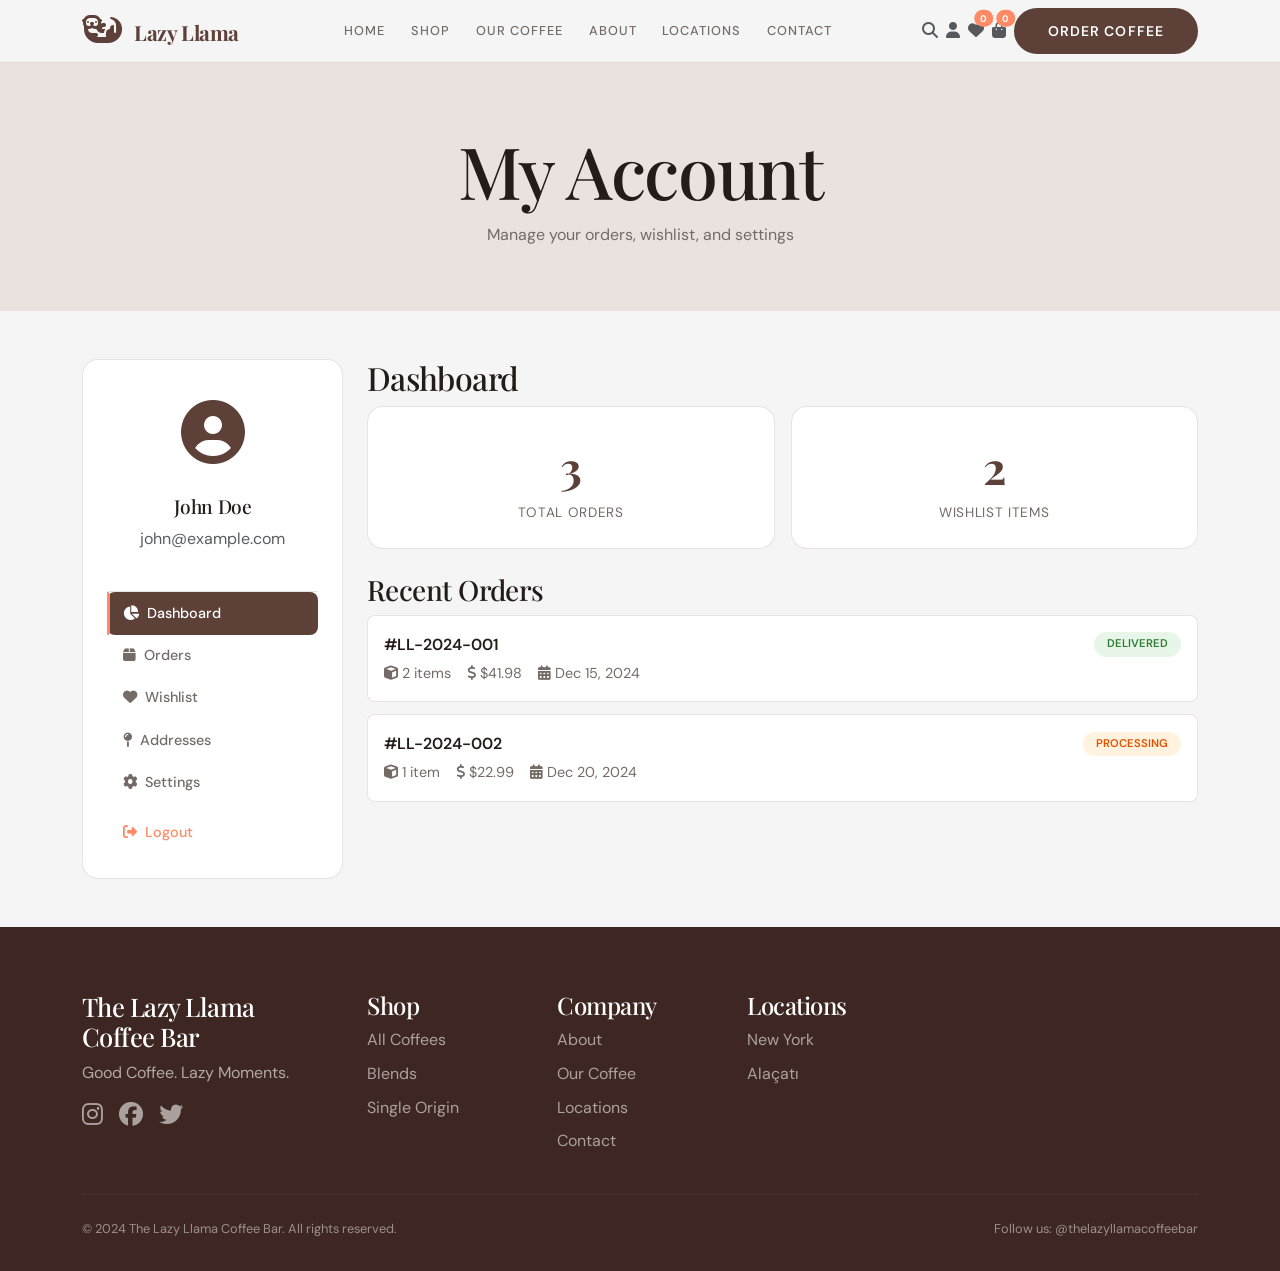
<file: account.html>
<!DOCTYPE html>
<html lang="en">
<head>
  <meta charset="UTF-8" />
  <meta name="viewport" content="width=device-width, initial-scale=1.0" />
  <title>My Account - The Lazy Llama Coffee Bar</title>
  <!-- Bootstrap 5 -->
  <link href="https://cdn.jsdelivr.net/npm/bootstrap@5.3.2/dist/css/bootstrap.min.css" rel="stylesheet" />
  <!-- Font Awesome 6 (free) -->
  <link rel="stylesheet" href="https://cdnjs.cloudflare.com/ajax/libs/font-awesome/6.5.1/css/all.min.css" />
  <!-- Google Fonts -->
  <link rel="preconnect" href="https://fonts.googleapis.com" />
  <link rel="preconnect" href="https://fonts.gstatic.com" crossorigin />
  <link href="https://fonts.googleapis.com/css2?family=Playfair+Display:wght@400;600;700;900&family=DM+Sans:wght@300;400;500;600;700&display=swap" rel="stylesheet" />
  <style>
    /* ========================================
       COMPLETE CSS – THE LAZY LLAMA COFFEE BAR (Account)
       ======================================== */

    /* ===== 1. ROOT VARIABLES ===== */
    :root {
      --brown: #5D4037;
      --beige: #D7CCC8;
      --coral: #FF8A65;
      --white: #F5F5F5;
      --brown-dark: #3E2723;
      --brown-light: #795548;
      --beige-light: #E9E2DE;
      --beige-dark: #C8BBB5;
      --coral-dark: #F4511E;
      --text: #241C19;
      --text-muted: #746B67;
      --border: rgba(93,64,55,0.14);
      --white-pure: #FFFFFF;
      --font-serif: 'Playfair Display', Georgia, serif;
      --font-sans: 'DM Sans', -apple-system, BlinkMacSystemFont, 'Segoe UI', Roboto, sans-serif;
      --space-xs: 8px;
      --space-sm: 16px;
      --space-md: 24px;
      --space-lg: 40px;
      --space-xl: 64px;
      --space-2xl: 96px;
      --space-3xl: 140px;
      --radius-sm: 8px;
      --radius-md: 16px;
      --radius-lg: 28px;
      --radius-pill: 999px;
      --shadow-sm: 0 8px 25px rgba(62,39,35,0.07);
      --shadow-md: 0 20px 50px rgba(62,39,35,0.12);
      --shadow-lg: 0 35px 80px rgba(62,39,35,0.16);
      --transition-smooth: cubic-bezier(0.22, 0.61, 0.36, 1);
    }

    /* ===== 2. RESET & BASE ===== */
    * { box-sizing: border-box; margin: 0; padding: 0; }
    body {
      background: var(--white);
      color: var(--text);
      font-family: var(--font-sans);
      font-size: clamp(1rem, 1.2vw, 1.15rem);
      line-height: 1.6;
      overflow-x: hidden;
      -webkit-font-smoothing: antialiased;
    }
    h1, h2, h3, h4, h5, .serif { font-family: var(--font-serif); letter-spacing: -0.02em; }
    img { max-width: 100%; display: block; }
    a { text-decoration: none; color: inherit; }
    ul, ol { list-style: none; padding: 0; }

    ::selection { background: var(--coral); color: var(--white-pure); }
    :focus-visible { outline: 3px solid var(--coral); outline-offset: 3px; }

    /* ===== 3. BOOTSTRAP OVERRIDES ===== */
    .btn {
      font-family: var(--font-sans);
      font-weight: 600;
      text-transform: uppercase;
      letter-spacing: 0.08em;
      border-radius: var(--radius-pill);
      padding: 0.65rem 2rem;
      transition: all 0.35s ease;
      border-width: 2px;
    }
    .btn-primary {
      background: var(--brown);
      border-color: var(--brown);
      color: #fff;
    }
    .btn-primary:hover {
      background: var(--brown-dark);
      border-color: var(--brown-dark);
      transform: translateY(-2px);
      box-shadow: var(--shadow-md);
    }
    .btn-secondary {
      background: var(--coral);
      border-color: var(--coral);
      color: #fff;
    }
    .btn-secondary:hover {
      background: var(--coral-dark);
      border-color: var(--coral-dark);
      transform: translateY(-2px);
    }
    .btn-outline-brown {
      background: transparent;
      border-color: var(--brown);
      color: var(--brown);
    }
    .btn-outline-brown:hover {
      background: var(--brown);
      color: #fff;
      transform: translateY(-2px);
    }
    .btn-light-brown {
      background: var(--white);
      border-color: var(--white);
      color: var(--brown);
    }
    .btn-light-brown:hover {
      background: var(--beige-light);
      border-color: var(--beige-light);
      transform: translateY(-2px);
    }

    .bg-coral { background: var(--coral); }
    .text-brown { color: var(--brown); }
    .text-coral { color: var(--coral); }

    /* ===== 4. SECTION BADGE ===== */
    .section-badge {
      display: inline-block;
      font-size: 0.75rem;
      font-weight: 600;
      text-transform: uppercase;
      letter-spacing: 0.15em;
      color: var(--coral);
      margin-bottom: 0.5rem;
      position: relative;
    }
    .section-badge::after {
      content: '';
      display: inline-block;
      width: 24px;
      height: 1px;
      background: var(--coral);
      margin-left: 12px;
      vertical-align: middle;
    }
    .section-header {
      max-width: 700px;
      margin-bottom: 3rem;
    }
    .section-header h2 {
      font-size: clamp(2.2rem, 5vw, 4rem);
      font-weight: 700;
    }
    .section-header p {
      color: var(--text-muted);
      font-weight: 300;
    }

    /* ===== 5. NAVBAR ===== */
    .navbar {
      background: rgba(245,245,245,0.85);
      backdrop-filter: blur(18px);
      -webkit-backdrop-filter: blur(18px);
      border-bottom: 1px solid var(--border);
      padding: 0.5rem 0;
    }
    .navbar-brand {
      font-family: var(--font-serif);
      font-weight: 700;
      font-size: 1.3rem;
      letter-spacing: -0.02em;
      color: var(--brown) !important;
    }
    .navbar-brand .nav-logo {
      font-size: 1.8rem;
      line-height: 1;
      margin-right: 6px;
    }
    .nav-link {
      font-size: 0.8rem;
      font-weight: 500;
      text-transform: uppercase;
      letter-spacing: 0.08em;
      color: var(--text-muted) !important;
      padding: 0.5rem 0.8rem !important;
      position: relative;
      transition: color 0.3s ease;
    }
    .nav-link::after {
      content: '';
      position: absolute;
      bottom: 2px;
      left: 0.8rem;
      width: 0;
      height: 2px;
      background: var(--coral);
      transition: width 0.4s ease;
    }
    .nav-link:hover, .nav-link.active {
      color: var(--brown) !important;
    }
    .nav-link:hover::after, .nav-link.active::after {
      width: calc(100% - 1.6rem);
    }
    .navbar .nav-actions a {
      font-size: 1.2rem;
      color: var(--text-muted);
      transition: color 0.3s;
      position: relative;
      margin-left: 6px;
    }
    .navbar .nav-actions a:hover { color: var(--brown); }
    .cart-count, .wishlist-count {
      position: absolute;
      top: -6px;
      right: -6px;
      font-size: 0.6rem;
      font-weight: 600;
      background: var(--coral);
      color: #fff;
      border-radius: 50%;
      width: 18px;
      height: 18px;
      display: flex;
      align-items: center;
      justify-content: center;
      font-family: var(--font-sans);
    }
    .nav-cta {
      font-size: 0.75rem !important;
      padding: 0.4rem 1.2rem !important;
      min-height: 38px;
      margin-left: 10px;
    }

    /* ===== 6. PAGE HERO ===== */
    .page-hero {
      padding: 4rem 0;
      background: var(--beige-light);
      text-align: center;
    }
    .page-hero h1 {
      font-size: clamp(2.8rem, 6vw, 4.5rem);
    }
    .page-hero p {
      font-size: clamp(1rem, 1.2vw, 1.2rem);
      color: var(--text-muted);
      max-width: 600px;
      margin: 0 auto;
    }

    /* ===== 7. ACCOUNT SIDEBAR (3D) ===== */
    .account-sidebar {
      background: #fff;
      border-radius: var(--radius-md);
      border: 1px solid var(--border);
      padding: 1.5rem;
      transition: transform 0.5s cubic-bezier(.22,.61,.36,1),
                  box-shadow 0.5s ease;
      transform-style: preserve-3d;
      perspective: 600px;
    }
    .account-sidebar:hover {
      transform: rotateX(2deg) rotateY(-2deg);
      box-shadow: var(--shadow-md);
    }

    .user-profile {
      text-align: center;
      padding-bottom: 1.5rem;
      border-bottom: 1px solid var(--border);
    }
    .user-profile .avatar {
      font-size: 4rem;
      color: var(--brown);
      display: block;
      transition: transform 0.5s ease;
    }
    .account-sidebar:hover .user-profile .avatar {
      transform: scale(1.08) rotate(-5deg);
    }
    .user-profile h5 {
      font-size: 1.2rem;
      font-family: var(--font-serif);
      margin-top: 0.5rem;
    }

    .account-nav a {
      display: block;
      padding: 0.6rem 1rem;
      border-radius: var(--radius-sm);
      color: var(--text-muted);
      transition: all 0.3s ease;
      font-weight: 500;
      font-size: 0.9rem;
      position: relative;
    }
    .account-nav a::before {
      content: '';
      position: absolute;
      left: 0;
      top: 0;
      bottom: 0;
      width: 3px;
      background: var(--coral);
      border-radius: 0 3px 3px 0;
      transform: scaleY(0);
      transition: transform 0.3s ease;
    }
    .account-nav a:hover::before,
    .account-nav a.active::before {
      transform: scaleY(1);
    }
    .account-nav a:hover {
      background: var(--beige-light);
      color: var(--brown);
      transform: translateX(4px);
    }
    .account-nav a.active {
      background: var(--brown);
      color: #fff;
    }
    .account-nav a:last-child {
      margin-top: 0.5rem;
      color: var(--coral);
    }
    .account-nav a:last-child:hover {
      background: rgba(255,138,101,0.1);
    }

    /* ===== 8. STAT CARDS (3D) ===== */
    .stat-card {
      padding: 1.5rem;
      background: #fff;
      border-radius: var(--radius-md);
      border: 1px solid var(--border);
      text-align: center;
      transition: transform 0.5s cubic-bezier(.22,.61,.36,1),
                  box-shadow 0.5s ease;
      transform-style: preserve-3d;
      perspective: 500px;
      height: 100%;
    }
    .stat-card:hover {
      transform: translateY(-6px) rotateX(2deg) rotateY(2deg);
      box-shadow: var(--shadow-sm);
    }
    .stat-card .stat-value {
      font-family: var(--font-serif);
      font-size: 2.8rem;
      font-weight: 700;
      color: var(--brown);
      display: block;
      transition: transform 0.4s ease;
    }
    .stat-card:hover .stat-value {
      transform: scale(1.06);
    }
    .stat-card .stat-label {
      color: var(--text-muted);
      font-size: 0.85rem;
      text-transform: uppercase;
      letter-spacing: 0.05em;
    }

    /* ===== 9. ORDER ITEMS (3D) ===== */
    .order-item {
      padding: 1rem;
      border: 1px solid var(--border);
      border-radius: var(--radius-sm);
      margin-bottom: 0.75rem;
      background: #fff;
      transition: transform 0.4s cubic-bezier(.22,.61,.36,1),
                  box-shadow 0.4s ease;
      transform-style: preserve-3d;
    }
    .order-item:hover {
      transform: translateX(6px) rotateY(-2deg);
      box-shadow: var(--shadow-sm);
    }
    .order-item .order-item-header {
      display: flex;
      justify-content: space-between;
      align-items: center;
    }
    .order-item .order-number {
      font-weight: 600;
      font-family: var(--font-sans);
    }
    .order-status {
      padding: 0.2rem 0.8rem;
      border-radius: var(--radius-pill);
      font-size: 0.7rem;
      font-weight: 600;
      text-transform: uppercase;
    }
    .order-status.delivered {
      background: #e8f5e9;
      color: #2e7d32;
    }
    .order-status.processing {
      background: #fff3e0;
      color: #e65100;
    }
    .order-status.cancelled {
      background: #fce4ec;
      color: #c62828;
    }
    .order-item .order-item-details {
      display: flex;
      gap: 1rem;
      color: var(--text-muted);
      font-size: 0.9rem;
      margin-top: 0.3rem;
    }

    /* ===== 10. FOOTER ===== */
    .footer {
      background: var(--brown-dark);
      color: rgba(255,255,255,0.8);
      padding: 4rem 0 2rem;
    }
    .footer h3 { color: #fff; font-size: 1.6rem; }
    .footer a { opacity: 0.7; transition: opacity 0.3s, color 0.3s; }
    .footer a:hover { opacity: 1; color: var(--coral); }
    .footer .footer-links ul { padding: 0; list-style: none; }
    .footer .footer-links ul li { margin-bottom: 0.5rem; }
    .footer-bottom {
      border-top: 1px solid rgba(255,255,255,0.08);
      padding-top: 1.5rem;
      font-size: 0.8rem;
      opacity: 0.6;
    }

    /* ===== 11. RESPONSIVE ===== */
    @media (max-width: 768px) {
      .page-hero { padding: 2.5rem 0; }
      .account-sidebar:hover { transform: none; }
      .stat-card:hover { transform: translateY(-4px); }
      .order-item:hover { transform: translateX(4px); }
      .footer .row { text-align: center; }
    }
    @media (max-width: 576px) {
      .stat-card .stat-value { font-size: 2rem; }
    }
  </style>
</head>
<body>

<!-- ===== NAVBAR ===== -->
<nav class="navbar navbar-expand-lg sticky-top">
  <div class="container">
    <a class="navbar-brand" href="index.html">
      <i class="fas fa-otter text-brown fs-2 me-2"></i> Lazy Llama
    </a>
    <button class="navbar-toggler border-0" type="button" data-bs-toggle="collapse" data-bs-target="#navLinks" aria-controls="navLinks" aria-expanded="false" aria-label="Toggle navigation">
      <span class="navbar-toggler-icon"></span>
    </button>
    <div class="collapse navbar-collapse" id="navLinks">
      <ul class="navbar-nav mx-auto mb-2 mb-lg-0">
        <li class="nav-item"><a class="nav-link" href="index.html">Home</a></li>
        <li class="nav-item"><a class="nav-link" href="shop.html">Shop</a></li>
        <li class="nav-item"><a class="nav-link" href="our-coffee.html">Our Coffee</a></li>
        <li class="nav-item"><a class="nav-link" href="about.html">About</a></li>
        <li class="nav-item"><a class="nav-link" href="locations.html">Locations</a></li>
        <li class="nav-item"><a class="nav-link" href="contact.html">Contact</a></li>
      </ul>
      <div class="d-flex align-items-center gap-2">
        <a href="#" class="text-muted"><i class="fas fa-search"></i></a>
        <a href="account.html" class="text-muted"><i class="fas fa-user"></i></a>
        <a href="wishlist.html" class="text-muted position-relative">
          <i class="fas fa-heart"></i>
          <span class="position-absolute top-0 start-100 translate-middle badge rounded-pill bg-coral" style="font-size:0.6rem;">0</span>
        </a>
        <a href="cart.html" class="text-muted position-relative">
          <i class="fas fa-shopping-bag"></i>
          <span class="position-absolute top-0 start-100 translate-middle badge rounded-pill bg-coral" style="font-size:0.6rem;">0</span>
        </a>
        <a href="checkout.html" class="btn btn-primary btn-sm">Order Coffee</a>
      </div>
    </div>
  </div>
</nav>

<!-- ===== PAGE HERO ===== -->
<section class="page-hero">
  <div class="container">
    <h1>My Account</h1>
    <p>Manage your orders, wishlist, and settings</p>
  </div>
</section>

<!-- ===== ACCOUNT LAYOUT ===== -->
<section class="py-5">
  <div class="container">
    <div class="row g-4">
      <!-- Sidebar -->
      <div class="col-lg-3">
        <div class="account-sidebar">
          <div class="user-profile">
            <span class="avatar"><i class="fas fa-user-circle"></i></span>
            <h5>John Doe</h5>
            <p class="text-muted">john@example.com</p>
          </div>
          <nav class="account-nav">
            <a href="#" class="active"><i class="fas fa-chart-pie me-2"></i>Dashboard</a>
            <a href="#"><i class="fas fa-box me-2"></i>Orders</a>
            <a href="#"><i class="fas fa-heart me-2"></i>Wishlist</a>
            <a href="#"><i class="fas fa-map-pin me-2"></i>Addresses</a>
            <a href="#"><i class="fas fa-cog me-2"></i>Settings</a>
            <a href="#"><i class="fas fa-sign-out-alt me-2"></i>Logout</a>
          </nav>
        </div>
      </div>

      <!-- Main Content -->
      <div class="col-lg-9">
        <h2>Dashboard</h2>
        <div class="row g-3">
          <div class="col-md-6">
            <div class="stat-card">
              <span class="stat-value">3</span>
              <div class="stat-label">Total Orders</div>
            </div>
          </div>
          <div class="col-md-6">
            <div class="stat-card">
              <span class="stat-value">2</span>
              <div class="stat-label">Wishlist Items</div>
            </div>
          </div>
        </div>

        <!-- Orders -->
        <h3 class="mt-4">Recent Orders</h3>
        <div class="order-item">
          <div class="order-item-header">
            <span class="order-number">#LL-2024-001</span>
            <span class="order-status delivered">Delivered</span>
          </div>
          <div class="order-item-details">
            <span><i class="fas fa-cube me-1"></i>2 items</span>
            <span><i class="fas fa-dollar-sign me-1"></i>$41.98</span>
            <span><i class="fas fa-calendar-alt me-1"></i>Dec 15, 2024</span>
          </div>
        </div>
        <div class="order-item">
          <div class="order-item-header">
            <span class="order-number">#LL-2024-002</span>
            <span class="order-status processing">Processing</span>
          </div>
          <div class="order-item-details">
            <span><i class="fas fa-cube me-1"></i>1 item</span>
            <span><i class="fas fa-dollar-sign me-1"></i>$22.99</span>
            <span><i class="fas fa-calendar-alt me-1"></i>Dec 20, 2024</span>
          </div>
        </div>
      </div>
    </div>
  </div>
</section>

<!-- ===== FOOTER ===== -->
<footer class="footer">
  <div class="container">
    <div class="row g-4">
      <div class="col-md-6 col-lg-3">
        <h3>The Lazy Llama<br>Coffee Bar</h3>
        <p class="opacity-75">Good Coffee. Lazy Moments.</p>
        <div class="d-flex gap-3">
          <a href="#" aria-label="Instagram"><i class="fab fa-instagram fs-4"></i></a>
          <a href="#" aria-label="Facebook"><i class="fab fa-facebook fs-4"></i></a>
          <a href="#" aria-label="Twitter"><i class="fab fa-twitter fs-4"></i></a>
        </div>
      </div>
      <div class="col-6 col-md-3 col-lg-2 footer-links"><h4 class="text-white">Shop</h4><ul><li><a href="shop.html">All Coffees</a></li><li><a href="shop.html">Blends</a></li><li><a href="shop.html">Single Origin</a></li></ul></div>
      <div class="col-6 col-md-3 col-lg-2 footer-links"><h4 class="text-white">Company</h4><ul><li><a href="about.html">About</a></li><li><a href="our-coffee.html">Our Coffee</a></li><li><a href="locations.html">Locations</a></li><li><a href="contact.html">Contact</a></li></ul></div>
      <div class="col-6 col-md-3 col-lg-2 footer-links"><h4 class="text-white">Locations</h4><ul><li><a href="locations.html">New York</a></li><li><a href="locations.html">Alaçatı</a></li></ul></div>
    </div>
    <div class="footer-bottom d-flex flex-column flex-md-row justify-content-between mt-4">
      <span>&copy; 2024 The Lazy Llama Coffee Bar. All rights reserved.</span>
      <span>Follow us: @thelazyllamacoffeebar</span>
    </div>
  </div>
</footer>

<!-- Bootstrap JS -->
<script src="https://cdn.jsdelivr.net/npm/bootstrap@5.3.2/dist/js/bootstrap.bundle.min.js"></script>
</body>
</html>
</file>
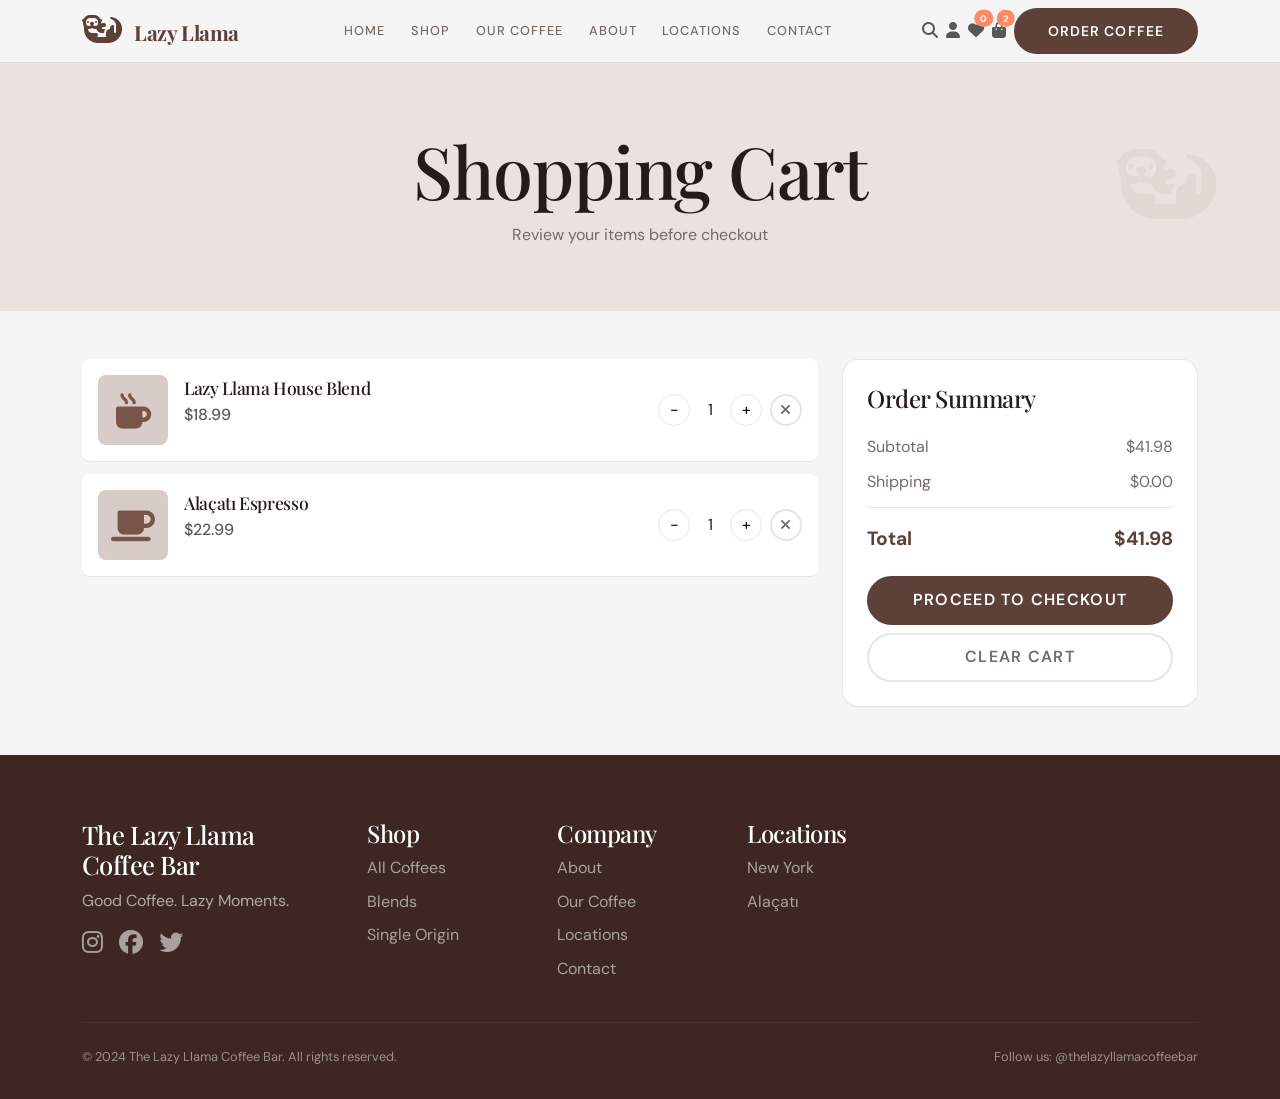
<file: cart.html>
<!DOCTYPE html>
<html lang="en">
<head>
  <meta charset="UTF-8" />
  <meta name="viewport" content="width=device-width, initial-scale=1.0" />
  <title>Cart - The Lazy Llama Coffee Bar</title>
  <!-- Bootstrap 5 -->
  <link href="https://cdn.jsdelivr.net/npm/bootstrap@5.3.2/dist/css/bootstrap.min.css" rel="stylesheet" />
  <!-- Font Awesome 6 (free) -->
  <link rel="stylesheet" href="https://cdnjs.cloudflare.com/ajax/libs/font-awesome/6.5.1/css/all.min.css" />
  <!-- Google Fonts -->
  <link rel="preconnect" href="https://fonts.googleapis.com" />
  <link rel="preconnect" href="https://fonts.gstatic.com" crossorigin />
  <link href="https://fonts.googleapis.com/css2?family=Playfair+Display:wght@400;600;700;900&family=DM+Sans:wght@300;400;500;600;700&display=swap" rel="stylesheet" />
  <style>
    /* ========================================
       COMPLETE CSS – THE LAZY LLAMA COFFEE BAR (Cart)
       ======================================== */

    /* ===== 1. ROOT VARIABLES ===== */
    :root {
      --brown: #5D4037;
      --beige: #D7CCC8;
      --coral: #FF8A65;
      --white: #F5F5F5;
      --brown-dark: #3E2723;
      --brown-light: #795548;
      --beige-light: #E9E2DE;
      --beige-dark: #C8BBB5;
      --coral-dark: #F4511E;
      --text: #241C19;
      --text-muted: #746B67;
      --border: rgba(93,64,55,0.14);
      --white-pure: #FFFFFF;
      --font-serif: 'Playfair Display', Georgia, serif;
      --font-sans: 'DM Sans', -apple-system, BlinkMacSystemFont, 'Segoe UI', Roboto, sans-serif;
      --space-xs: 8px;
      --space-sm: 16px;
      --space-md: 24px;
      --space-lg: 40px;
      --space-xl: 64px;
      --space-2xl: 96px;
      --space-3xl: 140px;
      --radius-sm: 8px;
      --radius-md: 16px;
      --radius-lg: 28px;
      --radius-pill: 999px;
      --shadow-sm: 0 8px 25px rgba(62,39,35,0.07);
      --shadow-md: 0 20px 50px rgba(62,39,35,0.12);
      --shadow-lg: 0 35px 80px rgba(62,39,35,0.16);
      --transition-smooth: cubic-bezier(0.22, 0.61, 0.36, 1);
    }

    /* ===== 2. RESET & BASE ===== */
    * { box-sizing: border-box; margin: 0; padding: 0; }
    body {
      background: var(--white);
      color: var(--text);
      font-family: var(--font-sans);
      font-size: clamp(1rem, 1.2vw, 1.15rem);
      line-height: 1.6;
      overflow-x: hidden;
      -webkit-font-smoothing: antialiased;
    }
    h1, h2, h3, h4, h5, .serif { font-family: var(--font-serif); letter-spacing: -0.02em; }
    img { max-width: 100%; display: block; }
    a { text-decoration: none; color: inherit; }
    ul, ol { list-style: none; padding: 0; }

    ::selection { background: var(--coral); color: var(--white-pure); }
    :focus-visible { outline: 3px solid var(--coral); outline-offset: 3px; }

    /* ===== 3. BOOTSTRAP OVERRIDES ===== */
    .btn {
      font-family: var(--font-sans);
      font-weight: 600;
      text-transform: uppercase;
      letter-spacing: 0.08em;
      border-radius: var(--radius-pill);
      padding: 0.65rem 2rem;
      transition: all 0.35s ease;
      border-width: 2px;
    }
    .btn-primary {
      background: var(--brown);
      border-color: var(--brown);
      color: #fff;
    }
    .btn-primary:hover {
      background: var(--brown-dark);
      border-color: var(--brown-dark);
      transform: translateY(-2px) scale(1.02);
      box-shadow: var(--shadow-md);
    }
    .btn-secondary {
      background: var(--coral);
      border-color: var(--coral);
      color: #fff;
    }
    .btn-secondary:hover {
      background: var(--coral-dark);
      border-color: var(--coral-dark);
      transform: translateY(-2px);
    }
    .btn-outline-secondary {
      background: transparent;
      border-color: var(--border);
      color: var(--text-muted);
    }
    .btn-outline-secondary:hover {
      background: var(--beige-light);
      border-color: var(--brown);
      color: var(--brown);
      transform: translateY(-2px);
    }
    .btn-outline-danger {
      background: transparent;
      border-color: var(--border);
      color: var(--text-muted);
    }
    .btn-outline-danger:hover {
      background: #fce4ec;
      border-color: #e57373;
      color: #c62828;
      transform: scale(1.05);
    }

    .bg-coral { background: var(--coral); }
    .text-brown { color: var(--brown); }
    .text-coral { color: var(--coral); }

    /* ===== 4. NAVBAR ===== */
    .navbar {
      background: rgba(245,245,245,0.85);
      backdrop-filter: blur(18px);
      -webkit-backdrop-filter: blur(18px);
      border-bottom: 1px solid var(--border);
      padding: 0.5rem 0;
    }
    .navbar-brand {
      font-family: var(--font-serif);
      font-weight: 700;
      font-size: 1.3rem;
      letter-spacing: -0.02em;
      color: var(--brown) !important;
    }
    .navbar-brand .nav-logo {
      font-size: 1.8rem;
      line-height: 1;
      margin-right: 6px;
    }
    .nav-link {
      font-size: 0.8rem;
      font-weight: 500;
      text-transform: uppercase;
      letter-spacing: 0.08em;
      color: var(--text-muted) !important;
      padding: 0.5rem 0.8rem !important;
      position: relative;
      transition: color 0.3s ease;
    }
    .nav-link::after {
      content: '';
      position: absolute;
      bottom: 2px;
      left: 0.8rem;
      width: 0;
      height: 2px;
      background: var(--coral);
      transition: width 0.4s ease;
    }
    .nav-link:hover, .nav-link.active {
      color: var(--brown) !important;
    }
    .nav-link:hover::after, .nav-link.active::after {
      width: calc(100% - 1.6rem);
    }
    .navbar .nav-actions a {
      font-size: 1.2rem;
      color: var(--text-muted);
      transition: color 0.3s;
      position: relative;
      margin-left: 6px;
    }
    .navbar .nav-actions a:hover { color: var(--brown); }
    .cart-count, .wishlist-count {
      position: absolute;
      top: -6px;
      right: -6px;
      font-size: 0.6rem;
      font-weight: 600;
      background: var(--coral);
      color: #fff;
      border-radius: 50%;
      width: 18px;
      height: 18px;
      display: flex;
      align-items: center;
      justify-content: center;
      font-family: var(--font-sans);
    }
    .nav-cta {
      font-size: 0.75rem !important;
      padding: 0.4rem 1.2rem !important;
      min-height: 38px;
      margin-left: 10px;
    }

    /* ===== 5. PAGE HERO ===== */
    .page-hero {
      padding: 4rem 0;
      background: var(--beige-light);
      text-align: center;
      position: relative;
      overflow: hidden;
    }
    .page-hero h1 {
      font-size: clamp(2.8rem, 6vw, 4.5rem);
      animation: fadeInUp 0.8s var(--transition-smooth);
    }
    .page-hero p {
      font-size: clamp(1rem, 1.2vw, 1.2rem);
      color: var(--text-muted);
      max-width: 600px;
      margin: 0 auto;
      animation: fadeInUp 0.8s var(--transition-smooth) 0.2s both;
    }
    .page-hero .hero-llama {
      font-size: 5rem;
      color: var(--brown-light);
      opacity: 0.06;
      position: absolute;
      right: 5%;
      top: 50%;
      transform: translateY(-50%);
      pointer-events: none;
    }

    /* ===== 6. CART ITEMS (3D) ===== */
    .cart-item {
      display: flex;
      gap: 1rem;
      padding: 1rem 0;
      border-bottom: 1px solid var(--border);
      align-items: center;
      background: #fff;
      padding: 1rem;
      border-radius: var(--radius-sm);
      margin-bottom: 0.75rem;
      transition: transform 0.4s cubic-bezier(.22,.61,.36,1),
                  box-shadow 0.4s ease;
      transform-style: preserve-3d;
      perspective: 600px;
    }
    .cart-item:hover {
      transform: translateX(6px) rotateY(-2deg);
      box-shadow: var(--shadow-sm);
    }
    .cart-item-image {
      width: 70px;
      height: 70px;
      border-radius: var(--radius-sm);
      background: var(--beige);
      display: flex;
      align-items: center;
      justify-content: center;
      font-size: 2.2rem;
      color: var(--brown-light);
      flex-shrink: 0;
      transition: transform 0.4s ease;
    }
    .cart-item:hover .cart-item-image {
      transform: scale(1.05) rotate(-3deg);
    }
    .cart-item h5 {
      font-size: 1.1rem;
      font-family: var(--font-serif);
      margin-bottom: 0.2rem;
    }
    .cart-item .text-muted {
      font-weight: 500;
    }
    .cart-item .qty-btn {
      width: 32px;
      height: 32px;
      border-radius: 50%;
      border: 1px solid var(--border);
      background: transparent;
      font-size: 1rem;
      display: flex;
      align-items: center;
      justify-content: center;
      transition: all 0.3s ease;
    }
    .cart-item .qty-btn:hover {
      background: var(--beige-light);
      border-color: var(--brown);
      transform: scale(1.08);
    }
    .cart-item .qty-btn:active {
      transform: scale(0.9);
    }

    /* ===== 7. ORDER SUMMARY CARD (3D) ===== */
    .summary-card {
      padding: 1.5rem;
      background: #fff;
      border-radius: var(--radius-md);
      border: 1px solid var(--border);
      transition: transform 0.5s cubic-bezier(.22,.61,.36,1),
                  box-shadow 0.5s ease;
      transform-style: preserve-3d;
      perspective: 600px;
    }
    .summary-card:hover {
      transform: translateY(-6px) rotateX(2deg) rotateY(2deg);
      box-shadow: var(--shadow-md);
    }
    .summary-card h4 {
      font-family: var(--font-serif);
      margin-bottom: 1rem;
    }
    .summary-row {
      display: flex;
      justify-content: space-between;
      padding: 0.3rem 0;
      color: var(--text-muted);
    }
    .summary-row.total {
      font-weight: 700;
      color: var(--brown);
      font-size: 1.2rem;
      border-top: 1px solid var(--border);
      padding-top: 1rem;
      margin-top: 0.5rem;
    }
    .summary-card .btn {
      width: 100%;
    }
    .summary-card .btn-primary {
      margin-top: 1rem;
    }
    .summary-card .btn-outline-secondary {
      margin-top: 0.5rem;
    }

    /* ===== 8. FOOTER ===== */
    .footer {
      background: var(--brown-dark);
      color: rgba(255,255,255,0.8);
      padding: 4rem 0 2rem;
    }
    .footer h3 { color: #fff; font-size: 1.6rem; }
    .footer a { opacity: 0.7; transition: opacity 0.3s, color 0.3s; }
    .footer a:hover { opacity: 1; color: var(--coral); }
    .footer .footer-links ul { padding: 0; list-style: none; }
    .footer .footer-links ul li { margin-bottom: 0.5rem; }
    .footer-bottom {
      border-top: 1px solid rgba(255,255,255,0.08);
      padding-top: 1.5rem;
      font-size: 0.8rem;
      opacity: 0.6;
    }

    /* ===== 9. ANIMATIONS ===== */
    @keyframes fadeInUp {
      from { opacity: 0; transform: translateY(30px); }
      to { opacity: 1; transform: translateY(0); }
    }

    /* ===== 10. RESPONSIVE ===== */
    @media (max-width: 768px) {
      .page-hero { padding: 2.5rem 0; }
      .page-hero .hero-llama { display: none; }
      .cart-item { flex-wrap: wrap; }
      .cart-item .flex-grow-1 { flex: 0 0 100%; }
      .cart-item .d-flex { width: 100%; justify-content: flex-end; }
      .footer .row { text-align: center; }
    }
    @media (max-width: 576px) {
      .cart-item-image { width: 50px; height: 50px; font-size: 1.6rem; }
      .summary-card { padding: 1rem; }
    }

    /* ===== 11. EMPTY CART STATE (hidden by default) ===== */
    .cart-empty {
      text-align: center;
      padding: 4rem 0;
      display: none;
    }
    .cart-empty i {
      font-size: 4rem;
      color: var(--beige-dark);
      margin-bottom: 1rem;
    }
    .cart-empty h3 {
      font-family: var(--font-serif);
      color: var(--brown);
    }
    .cart-empty p {
      color: var(--text-muted);
      max-width: 400px;
      margin: 0 auto 1.5rem;
    }
  </style>
</head>
<body>

<!-- ===== NAVBAR ===== -->
<nav class="navbar navbar-expand-lg sticky-top">
  <div class="container">
    <a class="navbar-brand" href="index.html">
      <i class="fas fa-otter text-brown fs-2 me-2"></i> Lazy Llama
    </a>
    <button class="navbar-toggler border-0" type="button" data-bs-toggle="collapse" data-bs-target="#navLinks" aria-controls="navLinks" aria-expanded="false" aria-label="Toggle navigation">
      <span class="navbar-toggler-icon"></span>
    </button>
    <div class="collapse navbar-collapse" id="navLinks">
      <ul class="navbar-nav mx-auto mb-2 mb-lg-0">
        <li class="nav-item"><a class="nav-link" href="index.html">Home</a></li>
        <li class="nav-item"><a class="nav-link" href="shop.html">Shop</a></li>
        <li class="nav-item"><a class="nav-link" href="our-coffee.html">Our Coffee</a></li>
        <li class="nav-item"><a class="nav-link" href="about.html">About</a></li>
        <li class="nav-item"><a class="nav-link" href="locations.html">Locations</a></li>
        <li class="nav-item"><a class="nav-link" href="contact.html">Contact</a></li>
      </ul>
      <div class="d-flex align-items-center gap-2">
        <a href="#" class="text-muted"><i class="fas fa-search"></i></a>
        <a href="account.html" class="text-muted"><i class="fas fa-user"></i></a>
        <a href="wishlist.html" class="text-muted position-relative">
          <i class="fas fa-heart"></i>
          <span class="position-absolute top-0 start-100 translate-middle badge rounded-pill bg-coral" style="font-size:0.6rem;">0</span>
        </a>
        <a href="cart.html" class="text-muted position-relative">
          <i class="fas fa-shopping-bag"></i>
          <span class="position-absolute top-0 start-100 translate-middle badge rounded-pill bg-coral" style="font-size:0.6rem;">2</span>
        </a>
        <a href="checkout.html" class="btn btn-primary btn-sm">Order Coffee</a>
      </div>
    </div>
  </div>
</nav>

<!-- ===== PAGE HERO ===== -->
<section class="page-hero">
  <div class="container">
    <h1>Shopping Cart</h1>
    <p>Review your items before checkout</p>
    <div class="hero-llama"><i class="fas fa-otter"></i></div>
  </div>
</section>

<!-- ===== CART CONTENT ===== -->
<section class="py-5">
  <div class="container">
    <div class="row g-4">

      <!-- Cart Items -->
      <div class="col-lg-8">
        <!-- Cart items (visible when cart not empty) -->
        <div id="cartItems">
          <div class="cart-item">
            <div class="cart-item-image"><i class="fas fa-mug-hot"></i></div>
            <div class="flex-grow-1">
              <h5>Lazy Llama House Blend</h5>
              <p class="text-muted">$18.99</p>
            </div>
            <div class="d-flex align-items-center gap-2">
              <button class="qty-btn">-</button>
              <span style="min-width: 24px; text-align: center;">1</span>
              <button class="qty-btn">+</button>
              <button class="btn btn-outline-danger btn-sm" style="border-radius:50%; width:32px; height:32px; padding:0;"><i class="fas fa-times"></i></button>
            </div>
          </div>
          <div class="cart-item">
            <div class="cart-item-image"><i class="fas fa-mug-saucer"></i></div>
            <div class="flex-grow-1">
              <h5>Alaçatı Espresso</h5>
              <p class="text-muted">$22.99</p>
            </div>
            <div class="d-flex align-items-center gap-2">
              <button class="qty-btn">-</button>
              <span style="min-width: 24px; text-align: center;">1</span>
              <button class="qty-btn">+</button>
              <button class="btn btn-outline-danger btn-sm" style="border-radius:50%; width:32px; height:32px; padding:0;"><i class="fas fa-times"></i></button>
            </div>
          </div>
        </div>

        <!-- Empty Cart State (hidden by default) -->
        <div class="cart-empty" id="cartEmpty">
          <i class="fas fa-shopping-bag"></i>
          <h3>Your cart is empty</h3>
          <p>Looks like you haven't added any coffee to your cart yet. Start exploring our selection!</p>
          <a href="shop.html" class="btn btn-primary">Start Shopping</a>
        </div>
      </div>

      <!-- Order Summary -->
      <div class="col-lg-4">
        <div class="summary-card">
          <h4>Order Summary</h4>
          <div class="summary-row"><span>Subtotal</span><span>$41.98</span></div>
          <div class="summary-row"><span>Shipping</span><span>$0.00</span></div>
          <div class="summary-row total"><span>Total</span><span>$41.98</span></div>
          <a href="checkout.html" class="btn btn-primary">Proceed to Checkout</a>
          <button class="btn btn-outline-secondary" id="clearCartBtn">Clear Cart</button>
        </div>
      </div>

    </div>
  </div>
</section>

<!-- ===== FOOTER ===== -->
<footer class="footer">
  <div class="container">
    <div class="row g-4">
      <div class="col-md-6 col-lg-3">
        <h3>The Lazy Llama<br>Coffee Bar</h3>
        <p class="opacity-75">Good Coffee. Lazy Moments.</p>
        <div class="d-flex gap-3">
          <a href="#" aria-label="Instagram"><i class="fab fa-instagram fs-4"></i></a>
          <a href="#" aria-label="Facebook"><i class="fab fa-facebook fs-4"></i></a>
          <a href="#" aria-label="Twitter"><i class="fab fa-twitter fs-4"></i></a>
        </div>
      </div>
      <div class="col-6 col-md-3 col-lg-2 footer-links"><h4 class="text-white">Shop</h4><ul><li><a href="shop.html">All Coffees</a></li><li><a href="shop.html">Blends</a></li><li><a href="shop.html">Single Origin</a></li></ul></div>
      <div class="col-6 col-md-3 col-lg-2 footer-links"><h4 class="text-white">Company</h4><ul><li><a href="about.html">About</a></li><li><a href="our-coffee.html">Our Coffee</a></li><li><a href="locations.html">Locations</a></li><li><a href="contact.html">Contact</a></li></ul></div>
      <div class="col-6 col-md-3 col-lg-2 footer-links"><h4 class="text-white">Locations</h4><ul><li><a href="locations.html">New York</a></li><li><a href="locations.html">Alaçatı</a></li></ul></div>
    </div>
    <div class="footer-bottom d-flex flex-column flex-md-row justify-content-between mt-4">
      <span>&copy; 2024 The Lazy Llama Coffee Bar. All rights reserved.</span>
      <span>Follow us: @thelazyllamacoffeebar</span>
    </div>
  </div>
</footer>

<!-- Bootstrap JS -->
<script src="https://cdn.jsdelivr.net/npm/bootstrap@5.3.2/dist/js/bootstrap.bundle.min.js"></script>

<!-- Simple cart interactivity -->
<script>
  document.addEventListener('DOMContentLoaded', function() {
    const clearBtn = document.getElementById('clearCartBtn');
    const cartItems = document.getElementById('cartItems');
    const cartEmpty = document.getElementById('cartEmpty');

    // Clear Cart functionality
    clearBtn.addEventListener('click', function() {
      cartItems.style.display = 'none';
      cartEmpty.style.display = 'block';
      // Update cart count in navbar
      const cartBadge = document.querySelector('.nav-actions .cart-count');
      if (cartBadge) cartBadge.textContent = '0';
    });

    // Quantity buttons (simple demo)
    document.querySelectorAll('.qty-btn').forEach(btn => {
      btn.addEventListener('click', function() {
        const parent = this.closest('.d-flex');
        const span = parent.querySelector('span');
        let val = parseInt(span.textContent);
        if (this.textContent === '+') {
          val++;
        } else if (this.textContent === '-' && val > 1) {
          val--;
        }
        span.textContent = val;
        // Update total (simple demo)
        updateTotal();
      });
    });

    // Remove item buttons
    document.querySelectorAll('.btn-outline-danger').forEach(btn => {
      btn.addEventListener('click', function() {
        const item = this.closest('.cart-item');
        item.remove();
        // If no items left, show empty state
        if (document.querySelectorAll('.cart-item').length === 0) {
          cartItems.style.display = 'none';
          cartEmpty.style.display = 'block';
        }
        updateTotal();
      });
    });

    function updateTotal() {
      // Simple demo: recalc total based on visible items
      let total = 0;
      document.querySelectorAll('.cart-item').forEach(item => {
        const priceText = item.querySelector('.text-muted').textContent;
        const price = parseFloat(priceText.replace('$', ''));
        const qty = parseInt(item.querySelector('.d-flex span').textContent);
        total += price * qty;
      });
      // Update summary
      document.querySelector('.summary-row:first-child span:last-child').textContent = '$' + total.toFixed(2);
      document.querySelector('.summary-row.total span:last-child').textContent = '$' + total.toFixed(2);
    }
  });
</script>
</body>
</html>
</file>
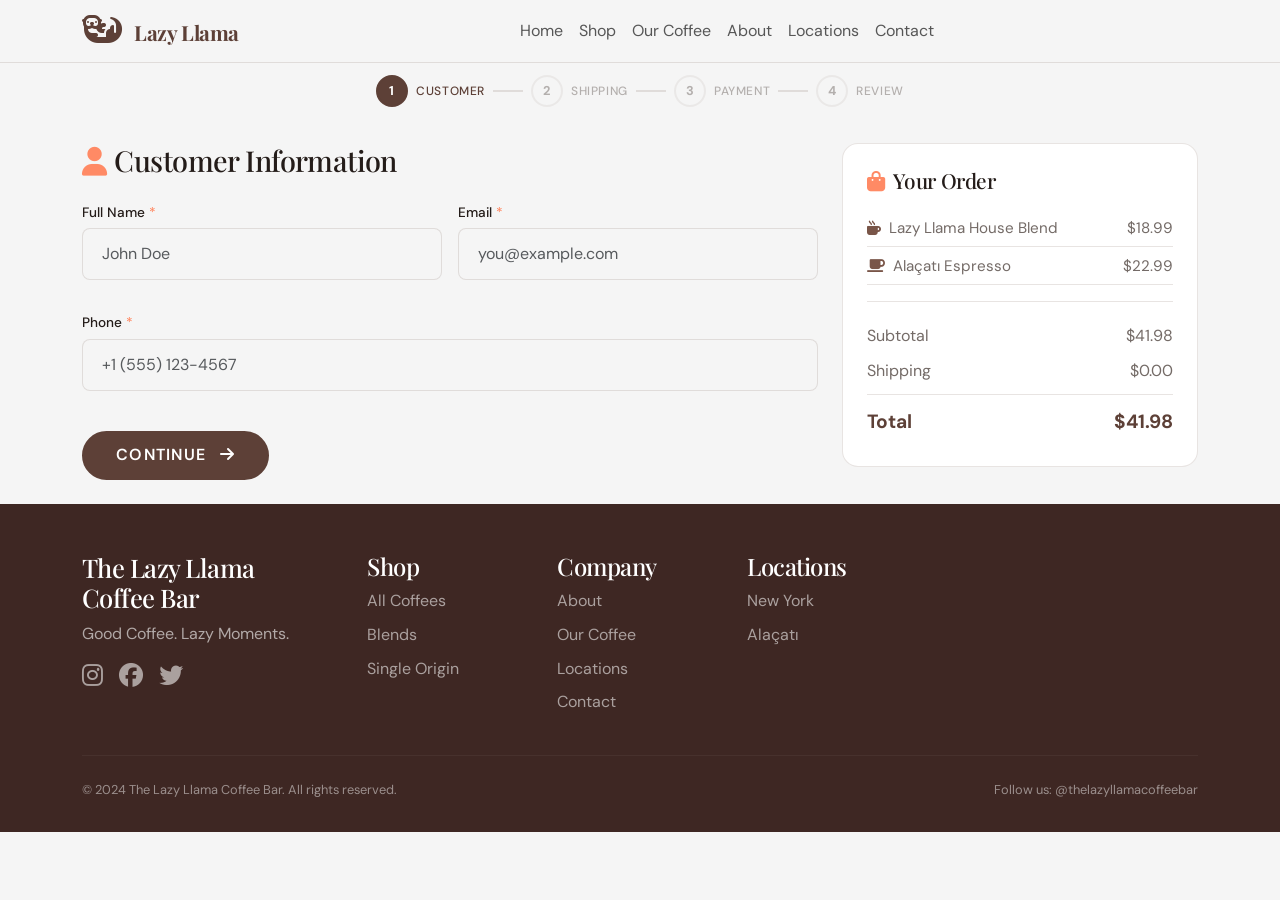
<file: checkout.html>
<!DOCTYPE html>
<html lang="en">
<head>
  <meta charset="UTF-8" />
  <meta name="viewport" content="width=device-width, initial-scale=1.0" />
  <title>Checkout - The Lazy Llama Coffee Bar</title>
  <!-- Bootstrap 5 -->
  <link href="https://cdn.jsdelivr.net/npm/bootstrap@5.3.2/dist/css/bootstrap.min.css" rel="stylesheet" />
  <!-- Font Awesome 6 (free) -->
  <link rel="stylesheet" href="https://cdnjs.cloudflare.com/ajax/libs/font-awesome/6.5.1/css/all.min.css" />
  <!-- Google Fonts -->
  <link rel="preconnect" href="https://fonts.googleapis.com" />
  <link rel="preconnect" href="https://fonts.gstatic.com" crossorigin />
  <link href="https://fonts.googleapis.com/css2?family=Playfair+Display:wght@400;600;700;900&family=DM+Sans:wght@300;400;500;600;700&display=swap" rel="stylesheet" />
  <style>
    /* ========================================
       COMPLETE CSS – THE LAZY LLAMA COFFEE BAR (Checkout)
       ======================================== */

    /* ===== 1. ROOT VARIABLES ===== */
    :root {
      --brown: #5D4037;
      --beige: #D7CCC8;
      --coral: #FF8A65;
      --white: #F5F5F5;
      --brown-dark: #3E2723;
      --brown-light: #795548;
      --beige-light: #E9E2DE;
      --beige-dark: #C8BBB5;
      --coral-dark: #F4511E;
      --text: #241C19;
      --text-muted: #746B67;
      --border: rgba(93,64,55,0.14);
      --white-pure: #FFFFFF;
      --font-serif: 'Playfair Display', Georgia, serif;
      --font-sans: 'DM Sans', -apple-system, BlinkMacSystemFont, 'Segoe UI', Roboto, sans-serif;
      --radius-sm: 8px;
      --radius-md: 16px;
      --radius-lg: 28px;
      --radius-pill: 999px;
      --shadow-sm: 0 8px 25px rgba(62,39,35,0.07);
      --shadow-md: 0 20px 50px rgba(62,39,35,0.12);
      --shadow-lg: 0 35px 80px rgba(62,39,35,0.16);
      --transition-smooth: cubic-bezier(0.22, 0.61, 0.36, 1);
    }

    /* ===== 2. RESET & BASE ===== */
    * { box-sizing: border-box; margin: 0; padding: 0; }
    body {
      background: var(--white);
      color: var(--text);
      font-family: var(--font-sans);
      font-size: clamp(1rem, 1.2vw, 1.15rem);
      line-height: 1.6;
      overflow-x: hidden;
      -webkit-font-smoothing: antialiased;
    }
    h1, h2, h3, h4, h5, .serif { font-family: var(--font-serif); letter-spacing: -0.02em; }
    a { text-decoration: none; color: inherit; }
    ul, ol { list-style: none; padding: 0; }

    ::selection { background: var(--coral); color: var(--white-pure); }
    :focus-visible { outline: 3px solid var(--coral); outline-offset: 3px; }

    /* ===== 3. BOOTSTRAP OVERRIDES ===== */
    .btn {
      font-family: var(--font-sans);
      font-weight: 600;
      text-transform: uppercase;
      letter-spacing: 0.08em;
      border-radius: var(--radius-pill);
      padding: 0.65rem 2rem;
      transition: all 0.35s ease;
      border-width: 2px;
    }
    .btn-primary {
      background: var(--brown);
      border-color: var(--brown);
      color: #fff;
    }
    .btn-primary:hover {
      background: var(--brown-dark);
      border-color: var(--brown-dark);
      transform: translateY(-2px) scale(1.02);
      box-shadow: var(--shadow-md);
    }
    .btn-secondary {
      background: var(--coral);
      border-color: var(--coral);
      color: #fff;
    }
    .btn-secondary:hover {
      background: var(--coral-dark);
      border-color: var(--coral-dark);
      transform: translateY(-2px);
    }
    .btn-outline-brown {
      background: transparent;
      border-color: var(--brown);
      color: var(--brown);
    }
    .btn-outline-brown:hover {
      background: var(--brown);
      color: #fff;
      transform: translateY(-2px);
    }
    .btn-light-brown {
      background: var(--white);
      border-color: var(--white);
      color: var(--brown);
    }
    .btn-light-brown:hover {
      background: var(--beige-light);
      border-color: var(--beige-light);
      transform: translateY(-2px);
    }

    .bg-coral { background: var(--coral); }
    .text-brown { color: var(--brown); }
    .text-coral { color: var(--coral); }

    /* ===== 4. NAVBAR ===== */
    .navbar {
      background: rgba(245,245,245,0.85);
      backdrop-filter: blur(18px);
      -webkit-backdrop-filter: blur(18px);
      border-bottom: 1px solid var(--border);
      padding: 0.5rem 0;
    }
    .navbar-brand {
      font-family: var(--font-serif);
      font-weight: 700;
      font-size: 1.3rem;
      letter-spacing: -0.02em;
      color: var(--brown) !important;
    }
    .navbar-brand .nav-logo {
      font-size: 1.8rem;
      line-height: 1;
      margin-right: 6px;
    }

    /* ===== 5. CHECKOUT STEPS BAR ===== */
    .checkout-steps-bar {
      display: flex;
      align-items: center;
      justify-content: center;
      gap: 0.5rem;
      padding: 0.75rem 0;
    }
    .checkout-step-indicator {
      display: flex;
      align-items: center;
      gap: 0.5rem;
      font-size: 0.75rem;
      font-weight: 500;
      text-transform: uppercase;
      letter-spacing: 0.05em;
      color: var(--text-muted);
      opacity: 0.5;
      transition: all 0.4s ease;
    }
    .checkout-step-indicator.active {
      opacity: 1;
      color: var(--brown);
    }
    .checkout-step-indicator .step-circle {
      display: flex;
      align-items: center;
      justify-content: center;
      width: 32px;
      height: 32px;
      border-radius: 50%;
      border: 2px solid var(--border);
      font-weight: 700;
      font-size: 0.8rem;
      transition: all 0.4s ease;
      background: var(--white);
    }
    .checkout-step-indicator.active .step-circle {
      border-color: var(--brown);
      background: var(--brown);
      color: #fff;
    }
    .checkout-step-indicator.done .step-circle {
      border-color: var(--coral);
      background: var(--coral);
      color: #fff;
    }
    .step-connector {
      width: 30px;
      height: 2px;
      background: var(--border);
      flex-shrink: 0;
      transition: background 0.4s ease;
    }
    .step-connector.done {
      background: var(--coral);
    }

    /* ===== 6. CHECKOUT STEPS (3D cards) ===== */
    .checkout-step {
      display: none;
      animation: fadeInUp 0.5s var(--transition-smooth);
    }
    .checkout-step.active {
      display: block;
    }

    @keyframes fadeInUp {
      from { opacity: 0; transform: translateY(30px); }
      to { opacity: 1; transform: translateY(0); }
    }

    .checkout-step h2 {
      font-size: 1.8rem;
      margin-bottom: 1.5rem;
      font-family: var(--font-serif);
    }

    /* ===== 7. FORM ELEMENTS ===== */
    .form-group {
      margin-bottom: 1rem;
    }
    .form-group label {
      display: block;
      font-size: 0.85rem;
      font-weight: 500;
      margin-bottom: 0.3rem;
      color: var(--text);
    }
    .form-group input,
    .form-group textarea,
    .form-group select {
      width: 100%;
      padding: 0.8rem 1.2rem;
      border: 1px solid var(--border);
      border-radius: var(--radius-sm);
      background: var(--white);
      font-size: 1rem;
      transition: border-color 0.3s ease, box-shadow 0.3s ease;
      min-height: 52px;
    }
    .form-group input:focus,
    .form-group textarea:focus,
    .form-group select:focus {
      outline: none;
      border-color: var(--coral);
      box-shadow: 0 0 0 4px rgba(255,138,101,0.12);
    }
    .form-group textarea {
      min-height: 100px;
      resize: vertical;
    }

    /* ===== 8. PAYMENT METHODS (3D) ===== */
    .payment-methods {
      display: flex;
      flex-direction: column;
      gap: 0.75rem;
      margin-bottom: 1.5rem;
    }
    .payment-option {
      display: flex;
      align-items: center;
      gap: 0.75rem;
      padding: 0.8rem 1.2rem;
      border: 1px solid var(--border);
      border-radius: var(--radius-sm);
      cursor: pointer;
      transition: all 0.3s ease;
      background: #fff;
    }
    .payment-option:hover {
      border-color: var(--brown);
      transform: translateX(4px);
      box-shadow: var(--shadow-sm);
    }
    .payment-option input[type="radio"] {
      accent-color: var(--brown);
      width: 18px;
      height: 18px;
      flex-shrink: 0;
    }
    .payment-option .payment-icon {
      font-size: 1.4rem;
      color: var(--brown-light);
      width: 32px;
      text-align: center;
    }
    .payment-option .payment-label {
      font-weight: 500;
    }
    .payment-option.selected {
      border-color: var(--brown);
      background: var(--beige-light);
    }

    .card-details {
      padding: 1.5rem;
      background: var(--beige-light);
      border-radius: var(--radius-sm);
      margin-top: 1rem;
      display: none;
      animation: fadeInUp 0.4s var(--transition-smooth);
    }
    .card-details.visible {
      display: block;
    }

    /* ===== 9. ORDER SUMMARY SIDEBAR (3D) ===== */
    .order-summary-sidebar {
      padding: 1.5rem;
      background: #fff;
      border-radius: var(--radius-md);
      border: 1px solid var(--border);
      position: sticky;
      top: 100px;
      transition: transform 0.5s cubic-bezier(.22,.61,.36,1),
                  box-shadow 0.5s ease;
      transform-style: preserve-3d;
      perspective: 600px;
    }
    .order-summary-sidebar:hover {
      transform: translateY(-4px) rotateX(1deg) rotateY(2deg);
      box-shadow: var(--shadow-md);
    }
    .order-summary-sidebar h4 {
      font-family: var(--font-serif);
      margin-bottom: 1rem;
      font-size: 1.3rem;
    }
    .sidebar-item {
      display: flex;
      justify-content: space-between;
      padding: 0.4rem 0;
      color: var(--text-muted);
      font-size: 0.95rem;
      border-bottom: 1px solid var(--border);
    }
    .sidebar-item:last-of-type {
      border-bottom: none;
    }
    .sidebar-item .item-name {
      display: flex;
      align-items: center;
      gap: 0.5rem;
    }
    .sidebar-item .item-name i {
      color: var(--brown-light);
      font-size: 0.9rem;
    }

    .sidebar-totals {
      margin-top: 1rem;
      padding-top: 1rem;
      border-top: 1px solid var(--border);
    }
    .sidebar-totals .summary-row {
      display: flex;
      justify-content: space-between;
      padding: 0.3rem 0;
      color: var(--text-muted);
    }
    .sidebar-totals .summary-row.total {
      font-weight: 700;
      color: var(--brown);
      font-size: 1.2rem;
      border-top: 1px solid var(--border);
      padding-top: 0.75rem;
      margin-top: 0.3rem;
    }

    /* ===== 10. REVIEW STEP ===== */
    .review-item {
      display: flex;
      justify-content: space-between;
      padding: 0.5rem 0;
      border-bottom: 1px solid var(--border);
    }
    .review-item:last-child {
      border-bottom: none;
    }
    .review-summary {
      padding-top: 1rem;
      border-top: 1px solid var(--border);
    }

    /* ===== 11. FORM ACTIONS ===== */
    .form-actions {
      display: flex;
      gap: 0.75rem;
      margin-top: 1.5rem;
      flex-wrap: wrap;
    }

    /* ===== 12. FOOTER ===== */
    .footer {
      background: var(--brown-dark);
      color: rgba(255,255,255,0.8);
      padding: 3rem 0 2rem;
    }
    .footer h3 { color: #fff; font-size: 1.6rem; }
    .footer a { opacity: 0.7; transition: opacity 0.3s, color 0.3s; }
    .footer a:hover { opacity: 1; color: var(--coral); }
    .footer .footer-links ul { padding: 0; list-style: none; }
    .footer .footer-links ul li { margin-bottom: 0.5rem; }
    .footer-bottom {
      border-top: 1px solid rgba(255,255,255,0.08);
      padding-top: 1.5rem;
      font-size: 0.8rem;
      opacity: 0.6;
    }

    /* ===== 13. RESPONSIVE ===== */
    @media (max-width: 992px) {
      .order-summary-sidebar {
        position: static;
        margin-top: 1.5rem;
      }
    }
    @media (max-width: 768px) {
      .checkout-steps-bar {
        flex-wrap: wrap;
        gap: 0.25rem;
      }
      .checkout-step-indicator .step-circle {
        width: 26px;
        height: 26px;
        font-size: 0.7rem;
      }
      .step-connector {
        width: 15px;
      }
      .checkout-step-indicator .step-label {
        display: none;
      }
      .checkout-step h2 {
        font-size: 1.4rem;
      }
      .footer .row { text-align: center; }
    }
    @media (max-width: 576px) {
      .checkout-step-indicator .step-circle {
        width: 22px;
        height: 22px;
        font-size: 0.6rem;
      }
      .step-connector {
        width: 10px;
      }
      .form-actions {
        flex-direction: column;
      }
      .form-actions .btn {
        width: 100%;
      }
      .payment-option {
        padding: 0.6rem 1rem;
      }
    }

    /* ===== 14. SUCCESS ANIMATION ===== */
    @keyframes successPulse {
      0% { transform: scale(1); }
      50% { transform: scale(1.05); }
      100% { transform: scale(1); }
    }
    .success-icon {
      font-size: 4rem;
      color: var(--coral);
      animation: successPulse 1.5s ease-in-out infinite;
    }
  </style>
</head>
<body>

<!-- ===== NAVBAR ===== -->
<nav class="navbar navbar-expand-lg sticky-top">
  <div class="container">
    <a class="navbar-brand" href="index.html">
      <i class="fas fa-otter text-brown fs-2 me-2"></i> Lazy Llama
    </a>
    <button class="navbar-toggler border-0" type="button" data-bs-toggle="collapse" data-bs-target="#navLinks" aria-controls="navLinks" aria-expanded="false" aria-label="Toggle navigation">
      <span class="navbar-toggler-icon"></span>
    </button>
    <div class="collapse navbar-collapse" id="navLinks">
      <ul class="navbar-nav mx-auto mb-2 mb-lg-0">
        <li class="nav-item"><a class="nav-link" href="index.html">Home</a></li>
        <li class="nav-item"><a class="nav-link" href="shop.html">Shop</a></li>
        <li class="nav-item"><a class="nav-link" href="our-coffee.html">Our Coffee</a></li>
        <li class="nav-item"><a class="nav-link" href="about.html">About</a></li>
        <li class="nav-item"><a class="nav-link" href="locations.html">Locations</a></li>
        <li class="nav-item"><a class="nav-link" href="contact.html">Contact</a></li>
      </ul>
    </div>
  </div>
</nav>

<!-- ===== CHECKOUT STEPS BAR ===== -->
<div class="container">
  <div class="checkout-steps-bar" id="checkoutStepsBar">
    <div class="checkout-step-indicator active" data-step="1">
      <span class="step-circle">1</span>
      <span class="step-label">Customer</span>
    </div>
    <span class="step-connector" id="connector1"></span>
    <div class="checkout-step-indicator" data-step="2">
      <span class="step-circle">2</span>
      <span class="step-label">Shipping</span>
    </div>
    <span class="step-connector" id="connector2"></span>
    <div class="checkout-step-indicator" data-step="3">
      <span class="step-circle">3</span>
      <span class="step-label">Payment</span>
    </div>
    <span class="step-connector" id="connector3"></span>
    <div class="checkout-step-indicator" data-step="4">
      <span class="step-circle">4</span>
      <span class="step-label">Review</span>
    </div>
  </div>
</div>

<!-- ===== CHECKOUT CONTENT ===== -->
<section class="py-4">
  <div class="container">
    <div class="row g-4">

      <!-- Checkout Form -->
      <div class="col-lg-8">
        <!-- Step 1: Customer Info -->
        <div class="checkout-step active" id="step1">
          <h2><i class="fas fa-user text-coral me-2"></i>Customer Information</h2>
          <form id="customerForm">
            <div class="row g-3">
              <div class="col-md-6">
                <div class="form-group">
                  <label for="checkoutName">Full Name <span class="text-coral">*</span></label>
                  <input type="text" id="checkoutName" class="form-control" placeholder="John Doe" required>
                </div>
              </div>
              <div class="col-md-6">
                <div class="form-group">
                  <label for="checkoutEmail">Email <span class="text-coral">*</span></label>
                  <input type="email" id="checkoutEmail" class="form-control" placeholder="you@example.com" required>
                </div>
              </div>
              <div class="col-12">
                <div class="form-group">
                  <label for="checkoutPhone">Phone <span class="text-coral">*</span></label>
                  <input type="tel" id="checkoutPhone" class="form-control" placeholder="+1 (555) 123-4567" required>
                </div>
              </div>
            </div>
            <div class="form-actions">
              <button type="button" class="btn btn-primary" onclick="nextStep(2)">Continue <i class="fas fa-arrow-right ms-2"></i></button>
            </div>
          </form>
        </div>

        <!-- Step 2: Shipping -->
        <div class="checkout-step" id="step2">
          <h2><i class="fas fa-truck text-coral me-2"></i>Shipping Address</h2>
          <form id="shippingForm">
            <div class="row g-3">
              <div class="col-12">
                <div class="form-group">
                  <label for="checkoutStreet">Street Address <span class="text-coral">*</span></label>
                  <input type="text" id="checkoutStreet" class="form-control" placeholder="72 E, 1st Street" required>
                </div>
              </div>
              <div class="col-md-6">
                <div class="form-group">
                  <label for="checkoutCity">City <span class="text-coral">*</span></label>
                  <input type="text" id="checkoutCity" class="form-control" placeholder="New York" required>
                </div>
              </div>
              <div class="col-md-6">
                <div class="form-group">
                  <label for="checkoutState">State/Province <span class="text-coral">*</span></label>
                  <input type="text" id="checkoutState" class="form-control" placeholder="NY" required>
                </div>
              </div>
              <div class="col-md-6">
                <div class="form-group">
                  <label for="checkoutPostal">Postal Code <span class="text-coral">*</span></label>
                  <input type="text" id="checkoutPostal" class="form-control" placeholder="10003" required>
                </div>
              </div>
              <div class="col-md-6">
                <div class="form-group">
                  <label for="checkoutCountry">Country <span class="text-coral">*</span></label>
                  <select id="checkoutCountry" class="form-control" required>
                    <option value="">Select Country</option>
                    <option value="US">United States</option>
                    <option value="TR">Türkiye</option>
                    <option value="UK">United Kingdom</option>
                    <option value="DE">Germany</option>
                    <option value="FR">France</option>
                  </select>
                </div>
              </div>
            </div>
            <div class="form-actions">
              <button type="button" class="btn btn-outline-brown" onclick="prevStep(1)"><i class="fas fa-arrow-left me-2"></i>Back</button>
              <button type="button" class="btn btn-primary" onclick="nextStep(3)">Continue <i class="fas fa-arrow-right ms-2"></i></button>
            </div>
          </form>
        </div>

        <!-- Step 3: Payment -->
        <div class="checkout-step" id="step3">
          <h2><i class="fas fa-credit-card text-coral me-2"></i>Payment Method</h2>
          <div class="payment-methods" id="paymentMethods">
            <label class="payment-option selected" data-method="cod">
              <input type="radio" name="payment" value="cod" checked>
              <span class="payment-icon"><i class="fas fa-money-bill-wave"></i></span>
              <span class="payment-label">Cash on Delivery</span>
            </label>
            <label class="payment-option" data-method="card">
              <input type="radio" name="payment" value="card">
              <span class="payment-icon"><i class="fas fa-credit-card"></i></span>
              <span class="payment-label">Credit / Debit Card</span>
            </label>
            <label class="payment-option" data-method="jazzcash">
              <input type="radio" name="payment" value="jazzcash">
              <span class="payment-icon"><i class="fas fa-mobile-alt"></i></span>
              <span class="payment-label">JazzCash</span>
            </label>
            <label class="payment-option" data-method="easypaisa">
              <input type="radio" name="payment" value="easypaisa">
              <span class="payment-icon"><i class="fas fa-mobile-screen-button"></i></span>
              <span class="payment-label">Easypaisa</span>
            </label>
          </div>

          <div class="card-details" id="cardDetails">
            <div class="row g-3">
              <div class="col-12">
                <div class="form-group">
                  <label>Card Number</label>
                  <input type="text" class="form-control" placeholder="1234 5678 9012 3456">
                </div>
              </div>
              <div class="col-md-6">
                <div class="form-group">
                  <label>Expiry Date</label>
                  <input type="text" class="form-control" placeholder="MM/YY">
                </div>
              </div>
              <div class="col-md-6">
                <div class="form-group">
                  <label>CVV</label>
                  <input type="text" class="form-control" placeholder="123">
                </div>
              </div>
            </div>
          </div>

          <div class="form-actions">
            <button type="button" class="btn btn-outline-brown" onclick="prevStep(2)"><i class="fas fa-arrow-left me-2"></i>Back</button>
            <button type="button" class="btn btn-primary" onclick="nextStep(4)">Continue <i class="fas fa-arrow-right ms-2"></i></button>
          </div>
        </div>

        <!-- Step 4: Review -->
        <div class="checkout-step" id="step4">
          <h2><i class="fas fa-check-circle text-coral me-2"></i>Review Your Order</h2>
          <div class="bg-white p-4 rounded-4 border">
            <div class="review-items">
              <div class="review-item">
                <span><i class="fas fa-mug-hot text-brown me-2"></i>Lazy Llama House Blend x 1</span>
                <span>$18.99</span>
              </div>
              <div class="review-item">
                <span><i class="fas fa-mug-saucer text-brown me-2"></i>Alaçatı Espresso x 1</span>
                <span>$22.99</span>
              </div>
            </div>
            <div class="review-summary">
              <div class="summary-row"><span>Subtotal</span><span>$41.98</span></div>
              <div class="summary-row"><span>Shipping</span><span>$0.00</span></div>
              <div class="summary-row total"><span>Total</span><span>$41.98</span></div>
            </div>
            <div class="form-actions">
              <button type="button" class="btn btn-outline-brown" onclick="prevStep(3)"><i class="fas fa-arrow-left me-2"></i>Back</button>
              <button type="button" class="btn btn-primary" id="placeOrderBtn">
                <i class="fas fa-check me-2"></i>Place Order
              </button>
            </div>
          </div>
        </div>
      </div>

      <!-- Order Summary Sidebar -->
      <div class="col-lg-4">
        <div class="order-summary-sidebar">
          <h4><i class="fas fa-shopping-bag text-coral me-2"></i>Your Order</h4>
          <div class="sidebar-item">
            <span class="item-name"><i class="fas fa-mug-hot"></i> Lazy Llama House Blend</span>
            <span>$18.99</span>
          </div>
          <div class="sidebar-item">
            <span class="item-name"><i class="fas fa-mug-saucer"></i> Alaçatı Espresso</span>
            <span>$22.99</span>
          </div>
          <div class="sidebar-totals">
            <div class="summary-row"><span>Subtotal</span><span>$41.98</span></div>
            <div class="summary-row"><span>Shipping</span><span>$0.00</span></div>
            <div class="summary-row total"><span>Total</span><span>$41.98</span></div>
          </div>
        </div>
      </div>

    </div>
  </div>
</section>

<!-- ===== FOOTER ===== -->
<footer class="footer">
  <div class="container">
    <div class="row g-4">
      <div class="col-md-6 col-lg-3">
        <h3>The Lazy Llama<br>Coffee Bar</h3>
        <p class="opacity-75">Good Coffee. Lazy Moments.</p>
        <div class="d-flex gap-3">
          <a href="#" aria-label="Instagram"><i class="fab fa-instagram fs-4"></i></a>
          <a href="#" aria-label="Facebook"><i class="fab fa-facebook fs-4"></i></a>
          <a href="#" aria-label="Twitter"><i class="fab fa-twitter fs-4"></i></a>
        </div>
      </div>
      <div class="col-6 col-md-3 col-lg-2 footer-links"><h4 class="text-white">Shop</h4><ul><li><a href="shop.html">All Coffees</a></li><li><a href="shop.html">Blends</a></li><li><a href="shop.html">Single Origin</a></li></ul></div>
      <div class="col-6 col-md-3 col-lg-2 footer-links"><h4 class="text-white">Company</h4><ul><li><a href="about.html">About</a></li><li><a href="our-coffee.html">Our Coffee</a></li><li><a href="locations.html">Locations</a></li><li><a href="contact.html">Contact</a></li></ul></div>
      <div class="col-6 col-md-3 col-lg-2 footer-links"><h4 class="text-white">Locations</h4><ul><li><a href="locations.html">New York</a></li><li><a href="locations.html">Alaçatı</a></li></ul></div>
    </div>
    <div class="footer-bottom d-flex flex-column flex-md-row justify-content-between mt-4">
      <span>&copy; 2024 The Lazy Llama Coffee Bar. All rights reserved.</span>
      <span>Follow us: @thelazyllamacoffeebar</span>
    </div>
  </div>
</footer>

<!-- Bootstrap JS -->
<script src="https://cdn.jsdelivr.net/npm/bootstrap@5.3.2/dist/js/bootstrap.bundle.min.js"></script>

<!-- Checkout JavaScript -->
<script>
  let currentStep = 1;
  const totalSteps = 4;

  // Payment method selection
  document.querySelectorAll('.payment-option').forEach(option => {
    option.addEventListener('click', function() {
      document.querySelectorAll('.payment-option').forEach(o => o.classList.remove('selected'));
      this.classList.add('selected');
      this.querySelector('input[type="radio"]').checked = true;

      const method = this.dataset.method;
      const cardDetails = document.getElementById('cardDetails');
      if (method === 'card') {
        cardDetails.classList.add('visible');
      } else {
        cardDetails.classList.remove('visible');
      }
    });
  });

  // Navigate to next step
  function nextStep(step) {
    if (step > totalSteps) return;
    // Validate current step (basic validation)
    if (step === 2) {
      const name = document.getElementById('checkoutName')?.value.trim();
      const email = document.getElementById('checkoutEmail')?.value.trim();
      const phone = document.getElementById('checkoutPhone')?.value.trim();
      if (!name || !email || !phone) {
        alert('Please fill in all required fields.');
        return;
      }
    }
    if (step === 3) {
      const street = document.getElementById('checkoutStreet')?.value.trim();
      const city = document.getElementById('checkoutCity')?.value.trim();
      const state = document.getElementById('checkoutState')?.value.trim();
      const postal = document.getElementById('checkoutPostal')?.value.trim();
      const country = document.getElementById('checkoutCountry')?.value;
      if (!street || !city || !state || !postal || !country) {
        alert('Please fill in all shipping fields.');
        return;
      }
    }

    showStep(step);
  }

  function prevStep(step) {
    if (step < 1) return;
    showStep(step);
  }

  function showStep(step) {
    // Hide all steps
    document.querySelectorAll('.checkout-step').forEach(el => el.classList.remove('active'));
    // Show target step
    const target = document.getElementById('step' + step);
    if (target) target.classList.add('active');

    // Update step indicators
    document.querySelectorAll('.checkout-step-indicator').forEach(el => {
      const stepNum = parseInt(el.dataset.step);
      el.classList.remove('active', 'done');
      if (stepNum === step) {
        el.classList.add('active');
      } else if (stepNum < step) {
        el.classList.add('done');
      }
    });

    // Update connectors
    document.querySelectorAll('.step-connector').forEach((el, index) => {
      const connectorStep = index + 1;
      if (connectorStep < step) {
        el.classList.add('done');
      } else {
        el.classList.remove('done');
      }
    });

    currentStep = step;
  }

  // Place order
  document.getElementById('placeOrderBtn')?.addEventListener('click', function() {
    // Show success message (simple demo)
    const reviewStep = document.getElementById('step4');
    const content = reviewStep.querySelector('.bg-white');
    content.innerHTML = `
      <div class="text-center py-4">
        <div class="success-icon"><i class="fas fa-check-circle"></i></div>
        <h3 class="mt-3">Order Placed Successfully!</h3>
        <p class="text-muted">Thank you for your order. We'll send you a confirmation email shortly.</p>
        <p class="text-muted small">Order #LL-2024-003</p>
        <a href="index.html" class="btn btn-primary mt-3">Continue Shopping</a>
      </div>
    `;
  });
</script>

</body>
</html>
</file>
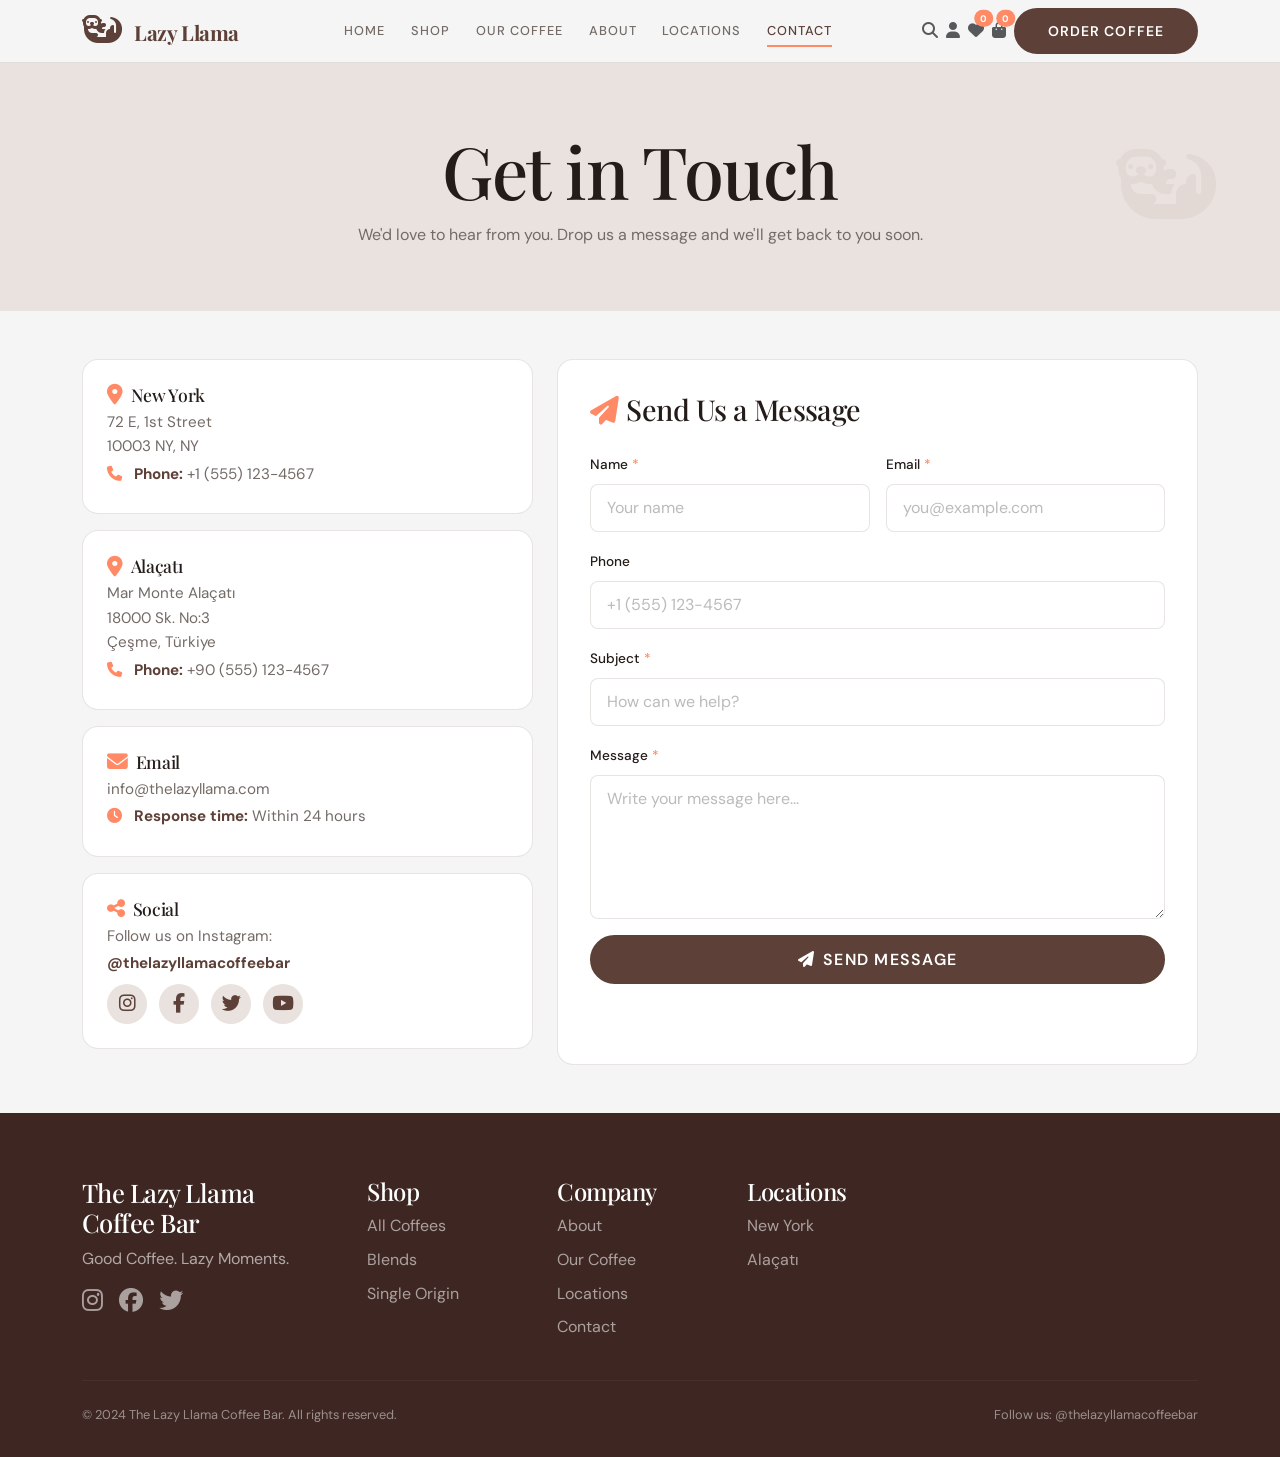
<file: contact.html>
<!DOCTYPE html>
<html lang="en">
<head>
  <meta charset="UTF-8" />
  <meta name="viewport" content="width=device-width, initial-scale=1.0" />
  <title>Contact - The Lazy Llama Coffee Bar</title>
  <!-- Bootstrap 5 -->
  <link href="https://cdn.jsdelivr.net/npm/bootstrap@5.3.2/dist/css/bootstrap.min.css" rel="stylesheet" />
  <!-- Font Awesome 6 (free) -->
  <link rel="stylesheet" href="https://cdnjs.cloudflare.com/ajax/libs/font-awesome/6.5.1/css/all.min.css" />
  <!-- Google Fonts -->
  <link rel="preconnect" href="https://fonts.googleapis.com" />
  <link rel="preconnect" href="https://fonts.gstatic.com" crossorigin />
  <link href="https://fonts.googleapis.com/css2?family=Playfair+Display:wght@400;600;700;900&family=DM+Sans:wght@300;400;500;600;700&display=swap" rel="stylesheet" />
  <style>
    /* ========================================
       COMPLETE CSS – THE LAZY LLAMA COFFEE BAR (Contact)
       ======================================== */

    /* ===== 1. ROOT VARIABLES ===== */
    :root {
      --brown: #5D4037;
      --beige: #D7CCC8;
      --coral: #FF8A65;
      --white: #F5F5F5;
      --brown-dark: #3E2723;
      --brown-light: #795548;
      --beige-light: #E9E2DE;
      --beige-dark: #C8BBB5;
      --coral-dark: #F4511E;
      --text: #241C19;
      --text-muted: #746B67;
      --border: rgba(93,64,55,0.14);
      --white-pure: #FFFFFF;
      --font-serif: 'Playfair Display', Georgia, serif;
      --font-sans: 'DM Sans', -apple-system, BlinkMacSystemFont, 'Segoe UI', Roboto, sans-serif;
      --radius-sm: 8px;
      --radius-md: 16px;
      --radius-lg: 28px;
      --radius-pill: 999px;
      --shadow-sm: 0 8px 25px rgba(62,39,35,0.07);
      --shadow-md: 0 20px 50px rgba(62,39,35,0.12);
      --shadow-lg: 0 35px 80px rgba(62,39,35,0.16);
      --transition-smooth: cubic-bezier(0.22, 0.61, 0.36, 1);
    }

    /* ===== 2. RESET & BASE ===== */
    * { box-sizing: border-box; margin: 0; padding: 0; }
    body {
      background: var(--white);
      color: var(--text);
      font-family: var(--font-sans);
      font-size: clamp(1rem, 1.2vw, 1.15rem);
      line-height: 1.6;
      overflow-x: hidden;
      -webkit-font-smoothing: antialiased;
    }
    h1, h2, h3, h4, h5, .serif { font-family: var(--font-serif); letter-spacing: -0.02em; }
    a { text-decoration: none; color: inherit; }
    ul, ol { list-style: none; padding: 0; }

    ::selection { background: var(--coral); color: var(--white-pure); }
    :focus-visible { outline: 3px solid var(--coral); outline-offset: 3px; }

    /* ===== 3. BOOTSTRAP OVERRIDES ===== */
    .btn {
      font-family: var(--font-sans);
      font-weight: 600;
      text-transform: uppercase;
      letter-spacing: 0.08em;
      border-radius: var(--radius-pill);
      padding: 0.65rem 2rem;
      transition: all 0.35s ease;
      border-width: 2px;
    }
    .btn-primary {
      background: var(--brown);
      border-color: var(--brown);
      color: #fff;
    }
    .btn-primary:hover {
      background: var(--brown-dark);
      border-color: var(--brown-dark);
      transform: translateY(-2px) scale(1.02);
      box-shadow: var(--shadow-md);
    }
    .btn-secondary {
      background: var(--coral);
      border-color: var(--coral);
      color: #fff;
    }
    .btn-secondary:hover {
      background: var(--coral-dark);
      border-color: var(--coral-dark);
      transform: translateY(-2px);
    }
    .btn-outline-brown {
      background: transparent;
      border-color: var(--brown);
      color: var(--brown);
    }
    .btn-outline-brown:hover {
      background: var(--brown);
      color: #fff;
      transform: translateY(-2px);
    }
    .btn-light-brown {
      background: var(--white);
      border-color: var(--white);
      color: var(--brown);
    }
    .btn-light-brown:hover {
      background: var(--beige-light);
      border-color: var(--beige-light);
      transform: translateY(-2px);
    }

    .bg-coral { background: var(--coral); }
    .text-brown { color: var(--brown); }
    .text-coral { color: var(--coral); }

    /* ===== 4. NAVBAR ===== */
    .navbar {
      background: rgba(245,245,245,0.85);
      backdrop-filter: blur(18px);
      -webkit-backdrop-filter: blur(18px);
      border-bottom: 1px solid var(--border);
      padding: 0.5rem 0;
    }
    .navbar-brand {
      font-family: var(--font-serif);
      font-weight: 700;
      font-size: 1.3rem;
      letter-spacing: -0.02em;
      color: var(--brown) !important;
    }
    .navbar-brand .nav-logo {
      font-size: 1.8rem;
      line-height: 1;
      margin-right: 6px;
    }
    .nav-link {
      font-size: 0.8rem;
      font-weight: 500;
      text-transform: uppercase;
      letter-spacing: 0.08em;
      color: var(--text-muted) !important;
      padding: 0.5rem 0.8rem !important;
      position: relative;
      transition: color 0.3s ease;
    }
    .nav-link::after {
      content: '';
      position: absolute;
      bottom: 2px;
      left: 0.8rem;
      width: 0;
      height: 2px;
      background: var(--coral);
      transition: width 0.4s ease;
    }
    .nav-link:hover, .nav-link.active {
      color: var(--brown) !important;
    }
    .nav-link:hover::after, .nav-link.active::after {
      width: calc(100% - 1.6rem);
    }
    .navbar .nav-actions a {
      font-size: 1.2rem;
      color: var(--text-muted);
      transition: color 0.3s;
      position: relative;
      margin-left: 6px;
    }
    .navbar .nav-actions a:hover { color: var(--brown); }
    .cart-count, .wishlist-count {
      position: absolute;
      top: -6px;
      right: -6px;
      font-size: 0.6rem;
      font-weight: 600;
      background: var(--coral);
      color: #fff;
      border-radius: 50%;
      width: 18px;
      height: 18px;
      display: flex;
      align-items: center;
      justify-content: center;
      font-family: var(--font-sans);
    }
    .nav-cta {
      font-size: 0.75rem !important;
      padding: 0.4rem 1.2rem !important;
      min-height: 38px;
      margin-left: 10px;
    }

    /* ===== 5. PAGE HERO ===== */
    .page-hero {
      padding: 4rem 0;
      background: var(--beige-light);
      text-align: center;
      position: relative;
      overflow: hidden;
    }
    .page-hero h1 {
      font-size: clamp(2.8rem, 6vw, 4.5rem);
      animation: fadeInUp 0.8s var(--transition-smooth);
    }
    .page-hero p {
      font-size: clamp(1rem, 1.2vw, 1.2rem);
      color: var(--text-muted);
      max-width: 600px;
      margin: 0 auto;
      animation: fadeInUp 0.8s var(--transition-smooth) 0.2s both;
    }
    .page-hero .hero-llama {
      font-size: 5rem;
      color: var(--brown-light);
      opacity: 0.06;
      position: absolute;
      right: 5%;
      top: 50%;
      transform: translateY(-50%);
      pointer-events: none;
    }

    /* ===== 6. INFO CARDS (3D) ===== */
    .info-card {
      padding: 1.5rem;
      background: #fff;
      border-radius: var(--radius-md);
      border: 1px solid var(--border);
      margin-bottom: 1rem;
      transition: transform 0.5s cubic-bezier(.22,.61,.36,1),
                  box-shadow 0.5s ease;
      transform-style: preserve-3d;
      perspective: 600px;
    }
    .info-card:hover {
      transform: translateY(-6px) rotateX(2deg) rotateY(2deg);
      box-shadow: var(--shadow-md);
    }
    .info-card h3 {
      font-size: 1.1rem;
      font-family: var(--font-serif);
      margin-bottom: 0.3rem;
      display: flex;
      align-items: center;
      gap: 0.5rem;
    }
    .info-card h3 i {
      color: var(--coral);
      font-size: 1.3rem;
      transition: transform 0.4s ease;
    }
    .info-card:hover h3 i {
      transform: scale(1.15) rotate(-5deg);
    }
    .info-card p {
      color: var(--text-muted);
      margin-bottom: 0.2rem;
      font-size: 0.95rem;
    }
    .info-card p strong {
      color: var(--brown);
    }
    .info-card .social-icons {
      display: flex;
      gap: 0.75rem;
      margin-top: 0.5rem;
    }
    .info-card .social-icons a {
      display: inline-flex;
      align-items: center;
      justify-content: center;
      width: 40px;
      height: 40px;
      border-radius: 50%;
      background: var(--beige-light);
      color: var(--brown);
      transition: all 0.3s ease;
      font-size: 1.2rem;
    }
    .info-card .social-icons a:hover {
      background: var(--coral);
      color: #fff;
      transform: translateY(-3px) scale(1.05);
      box-shadow: var(--shadow-sm);
    }

    /* ===== 7. CONTACT FORM (3D) ===== */
    .contact-form-wrapper {
      padding: 2rem;
      background: #fff;
      border-radius: var(--radius-md);
      border: 1px solid var(--border);
      transition: transform 0.5s cubic-bezier(.22,.61,.36,1),
                  box-shadow 0.5s ease;
      transform-style: preserve-3d;
      perspective: 600px;
      height: 100%;
    }
    .contact-form-wrapper:hover {
      transform: translateY(-4px) rotateX(1deg) rotateY(2deg);
      box-shadow: var(--shadow-md);
    }
    .contact-form-wrapper h2 {
      font-family: var(--font-serif);
      font-size: 1.8rem;
      margin-bottom: 1.5rem;
    }
    .contact-form-wrapper .form-label {
      font-weight: 500;
      font-size: 0.85rem;
      color: var(--text);
    }
    .contact-form-wrapper .form-control {
      border: 1px solid var(--border);
      border-radius: var(--radius-sm);
      padding: 0.7rem 1rem;
      transition: all 0.3s ease;
      min-height: 48px;
    }
    .contact-form-wrapper .form-control:focus {
      border-color: var(--coral);
      box-shadow: 0 0 0 4px rgba(255,138,101,0.12);
    }
    .contact-form-wrapper .form-control::placeholder {
      color: #bbb;
    }
    .contact-form-wrapper textarea.form-control {
      min-height: 120px;
      resize: vertical;
    }
    .contact-form-wrapper .btn {
      width: 100%;
    }

    /* ===== 8. FOOTER ===== */
    .footer {
      background: var(--brown-dark);
      color: rgba(255,255,255,0.8);
      padding: 4rem 0 2rem;
    }
    .footer h3 { color: #fff; font-size: 1.6rem; }
    .footer a { opacity: 0.7; transition: opacity 0.3s, color 0.3s; }
    .footer a:hover { opacity: 1; color: var(--coral); }
    .footer .footer-links ul { padding: 0; list-style: none; }
    .footer .footer-links ul li { margin-bottom: 0.5rem; }
    .footer-bottom {
      border-top: 1px solid rgba(255,255,255,0.08);
      padding-top: 1.5rem;
      font-size: 0.8rem;
      opacity: 0.6;
    }

    /* ===== 9. ANIMATIONS ===== */
    @keyframes fadeInUp {
      from { opacity: 0; transform: translateY(30px); }
      to { opacity: 1; transform: translateY(0); }
    }

    /* ===== 10. RESPONSIVE ===== */
    @media (max-width: 992px) {
      .contact-form-wrapper {
        margin-top: 1.5rem;
      }
    }
    @media (max-width: 768px) {
      .page-hero { padding: 2.5rem 0; }
      .page-hero .hero-llama { display: none; }
      .info-card:hover { transform: translateY(-4px); }
      .contact-form-wrapper:hover { transform: translateY(-2px); }
      .footer .row { text-align: center; }
      .contact-form-wrapper .btn { width: auto; }
    }
    @media (max-width: 576px) {
      .info-card { padding: 1rem; }
      .contact-form-wrapper { padding: 1.5rem; }
      .contact-form-wrapper h2 { font-size: 1.4rem; }
      .contact-form-wrapper .btn { width: 100%; }
    }

    /* ===== 11. SUCCESS MESSAGE (hidden initially) ===== */
    .form-success {
      display: none;
      text-align: center;
      padding: 2rem 0;
    }
    .form-success i {
      font-size: 3rem;
      color: var(--coral);
      margin-bottom: 1rem;
    }
    .form-success h4 {
      font-family: var(--font-serif);
      color: var(--brown);
    }
    .form-success p {
      color: var(--text-muted);
    }
  </style>
</head>
<body>

<!-- ===== NAVBAR ===== -->
<nav class="navbar navbar-expand-lg sticky-top">
  <div class="container">
    <a class="navbar-brand" href="index.html">
      <i class="fas fa-otter text-brown fs-2 me-2"></i> Lazy Llama
    </a>
    <button class="navbar-toggler border-0" type="button" data-bs-toggle="collapse" data-bs-target="#navLinks" aria-controls="navLinks" aria-expanded="false" aria-label="Toggle navigation">
      <span class="navbar-toggler-icon"></span>
    </button>
    <div class="collapse navbar-collapse" id="navLinks">
      <ul class="navbar-nav mx-auto mb-2 mb-lg-0">
        <li class="nav-item"><a class="nav-link" href="index.html">Home</a></li>
        <li class="nav-item"><a class="nav-link" href="shop.html">Shop</a></li>
        <li class="nav-item"><a class="nav-link" href="our-coffee.html">Our Coffee</a></li>
        <li class="nav-item"><a class="nav-link" href="about.html">About</a></li>
        <li class="nav-item"><a class="nav-link" href="locations.html">Locations</a></li>
        <li class="nav-item"><a class="nav-link active" href="contact.html">Contact</a></li>
      </ul>
      <div class="d-flex align-items-center gap-2">
        <a href="#" class="text-muted"><i class="fas fa-search"></i></a>
        <a href="account.html" class="text-muted"><i class="fas fa-user"></i></a>
        <a href="wishlist.html" class="text-muted position-relative">
          <i class="fas fa-heart"></i>
          <span class="position-absolute top-0 start-100 translate-middle badge rounded-pill bg-coral" style="font-size:0.6rem;">0</span>
        </a>
        <a href="cart.html" class="text-muted position-relative">
          <i class="fas fa-shopping-bag"></i>
          <span class="position-absolute top-0 start-100 translate-middle badge rounded-pill bg-coral" style="font-size:0.6rem;">0</span>
        </a>
        <a href="checkout.html" class="btn btn-primary btn-sm">Order Coffee</a>
      </div>
    </div>
  </div>
</nav>

<!-- ===== PAGE HERO ===== -->
<section class="page-hero">
  <div class="container">
    <h1>Get in Touch</h1>
    <p>We'd love to hear from you. Drop us a message and we'll get back to you soon.</p>
    <div class="hero-llama"><i class="fas fa-otter"></i></div>
  </div>
</section>

<!-- ===== CONTACT SECTION ===== -->
<section class="py-5">
  <div class="container">
    <div class="row g-4">

      <!-- Contact Info -->
      <div class="col-lg-5">
        <!-- New York -->
        <div class="info-card">
          <h3><i class="fas fa-location-dot"></i> New York</h3>
          <p>72 E, 1st Street<br>10003 NY, NY</p>
          <p><i class="fas fa-phone text-coral me-2"></i> <strong>Phone:</strong> +1 (555) 123-4567</p>
        </div>

        <!-- Alaçatı -->
        <div class="info-card">
          <h3><i class="fas fa-location-dot"></i> Alaçatı</h3>
          <p>Mar Monte Alaçatı<br>18000 Sk. No:3<br>Çeşme, Türkiye</p>
          <p><i class="fas fa-phone text-coral me-2"></i> <strong>Phone:</strong> +90 (555) 123-4567</p>
        </div>

        <!-- Email -->
        <div class="info-card">
          <h3><i class="fas fa-envelope"></i> Email</h3>
          <p>info@thelazyllama.com</p>
          <p><i class="fas fa-clock text-coral me-2"></i> <strong>Response time:</strong> Within 24 hours</p>
        </div>

        <!-- Social -->
        <div class="info-card">
          <h3><i class="fas fa-share-alt"></i> Social</h3>
          <p>Follow us on Instagram:</p>
          <p><strong>@thelazyllamacoffeebar</strong></p>
          <div class="social-icons">
            <a href="#" aria-label="Instagram"><i class="fab fa-instagram"></i></a>
            <a href="#" aria-label="Facebook"><i class="fab fa-facebook-f"></i></a>
            <a href="#" aria-label="Twitter"><i class="fab fa-twitter"></i></a>
            <a href="#" aria-label="YouTube"><i class="fab fa-youtube"></i></a>
          </div>
        </div>
      </div>

      <!-- Contact Form -->
      <div class="col-lg-7">
        <div class="contact-form-wrapper">
          <h2><i class="fas fa-paper-plane text-coral me-2"></i>Send Us a Message</h2>
          <form id="contactForm">
            <div class="row g-3">
              <div class="col-md-6">
                <label class="form-label">Name <span class="text-coral">*</span></label>
                <input type="text" class="form-control" placeholder="Your name" required>
              </div>
              <div class="col-md-6">
                <label class="form-label">Email <span class="text-coral">*</span></label>
                <input type="email" class="form-control" placeholder="you@example.com" required>
              </div>
              <div class="col-12">
                <label class="form-label">Phone</label>
                <input type="tel" class="form-control" placeholder="+1 (555) 123-4567">
              </div>
              <div class="col-12">
                <label class="form-label">Subject <span class="text-coral">*</span></label>
                <input type="text" class="form-control" placeholder="How can we help?" required>
              </div>
              <div class="col-12">
                <label class="form-label">Message <span class="text-coral">*</span></label>
                <textarea class="form-control" rows="5" placeholder="Write your message here..." required></textarea>
              </div>
              <div class="col-12">
                <button type="submit" class="btn btn-primary">
                  <i class="fas fa-paper-plane me-2"></i>Send Message
                </button>
              </div>
            </div>
          </form>
          <!-- Success message (hidden by default) -->
          <div class="form-success" id="formSuccess">
            <i class="fas fa-check-circle"></i>
            <h4>Message Sent!</h4>
            <p>Thank you for reaching out. We'll get back to you within 24 hours.</p>
          </div>
        </div>
      </div>

    </div>
  </div>
</section>

<!-- ===== FOOTER ===== -->
<footer class="footer">
  <div class="container">
    <div class="row g-4">
      <div class="col-md-6 col-lg-3">
        <h3>The Lazy Llama<br>Coffee Bar</h3>
        <p class="opacity-75">Good Coffee. Lazy Moments.</p>
        <div class="d-flex gap-3">
          <a href="#" aria-label="Instagram"><i class="fab fa-instagram fs-4"></i></a>
          <a href="#" aria-label="Facebook"><i class="fab fa-facebook fs-4"></i></a>
          <a href="#" aria-label="Twitter"><i class="fab fa-twitter fs-4"></i></a>
        </div>
      </div>
      <div class="col-6 col-md-3 col-lg-2 footer-links"><h4 class="text-white">Shop</h4><ul><li><a href="shop.html">All Coffees</a></li><li><a href="shop.html">Blends</a></li><li><a href="shop.html">Single Origin</a></li></ul></div>
      <div class="col-6 col-md-3 col-lg-2 footer-links"><h4 class="text-white">Company</h4><ul><li><a href="about.html">About</a></li><li><a href="our-coffee.html">Our Coffee</a></li><li><a href="locations.html">Locations</a></li><li><a href="contact.html">Contact</a></li></ul></div>
      <div class="col-6 col-md-3 col-lg-2 footer-links"><h4 class="text-white">Locations</h4><ul><li><a href="locations.html">New York</a></li><li><a href="locations.html">Alaçatı</a></li></ul></div>
    </div>
    <div class="footer-bottom d-flex flex-column flex-md-row justify-content-between mt-4">
      <span>&copy; 2024 The Lazy Llama Coffee Bar. All rights reserved.</span>
      <span>Follow us: @thelazyllamacoffeebar</span>
    </div>
  </div>
</footer>

<!-- Bootstrap JS -->
<script src="https://cdn.jsdelivr.net/npm/bootstrap@5.3.2/dist/js/bootstrap.bundle.min.js"></script>

<!-- Contact form submission handler -->
<script>
  document.addEventListener('DOMContentLoaded', function() {
    const form = document.getElementById('contactForm');
    const successDiv = document.getElementById('formSuccess');

    form.addEventListener('submit', function(e) {
      e.preventDefault();

      // Basic validation
      const inputs = form.querySelectorAll('[required]');
      let valid = true;
      inputs.forEach(input => {
        if (!input.value.trim()) {
          input.classList.add('is-invalid');
          valid = false;
        } else {
          input.classList.remove('is-invalid');
        }
      });

      if (!valid) return;

      // Simulate sending (hide form, show success)
      form.style.display = 'none';
      successDiv.style.display = 'block';
    });

    // Real-time validation removal
    form.querySelectorAll('input, textarea').forEach(el => {
      el.addEventListener('input', function() {
        if (this.value.trim()) {
          this.classList.remove('is-invalid');
        }
      });
    });
  });
</script>
</body>
</html>
</file>
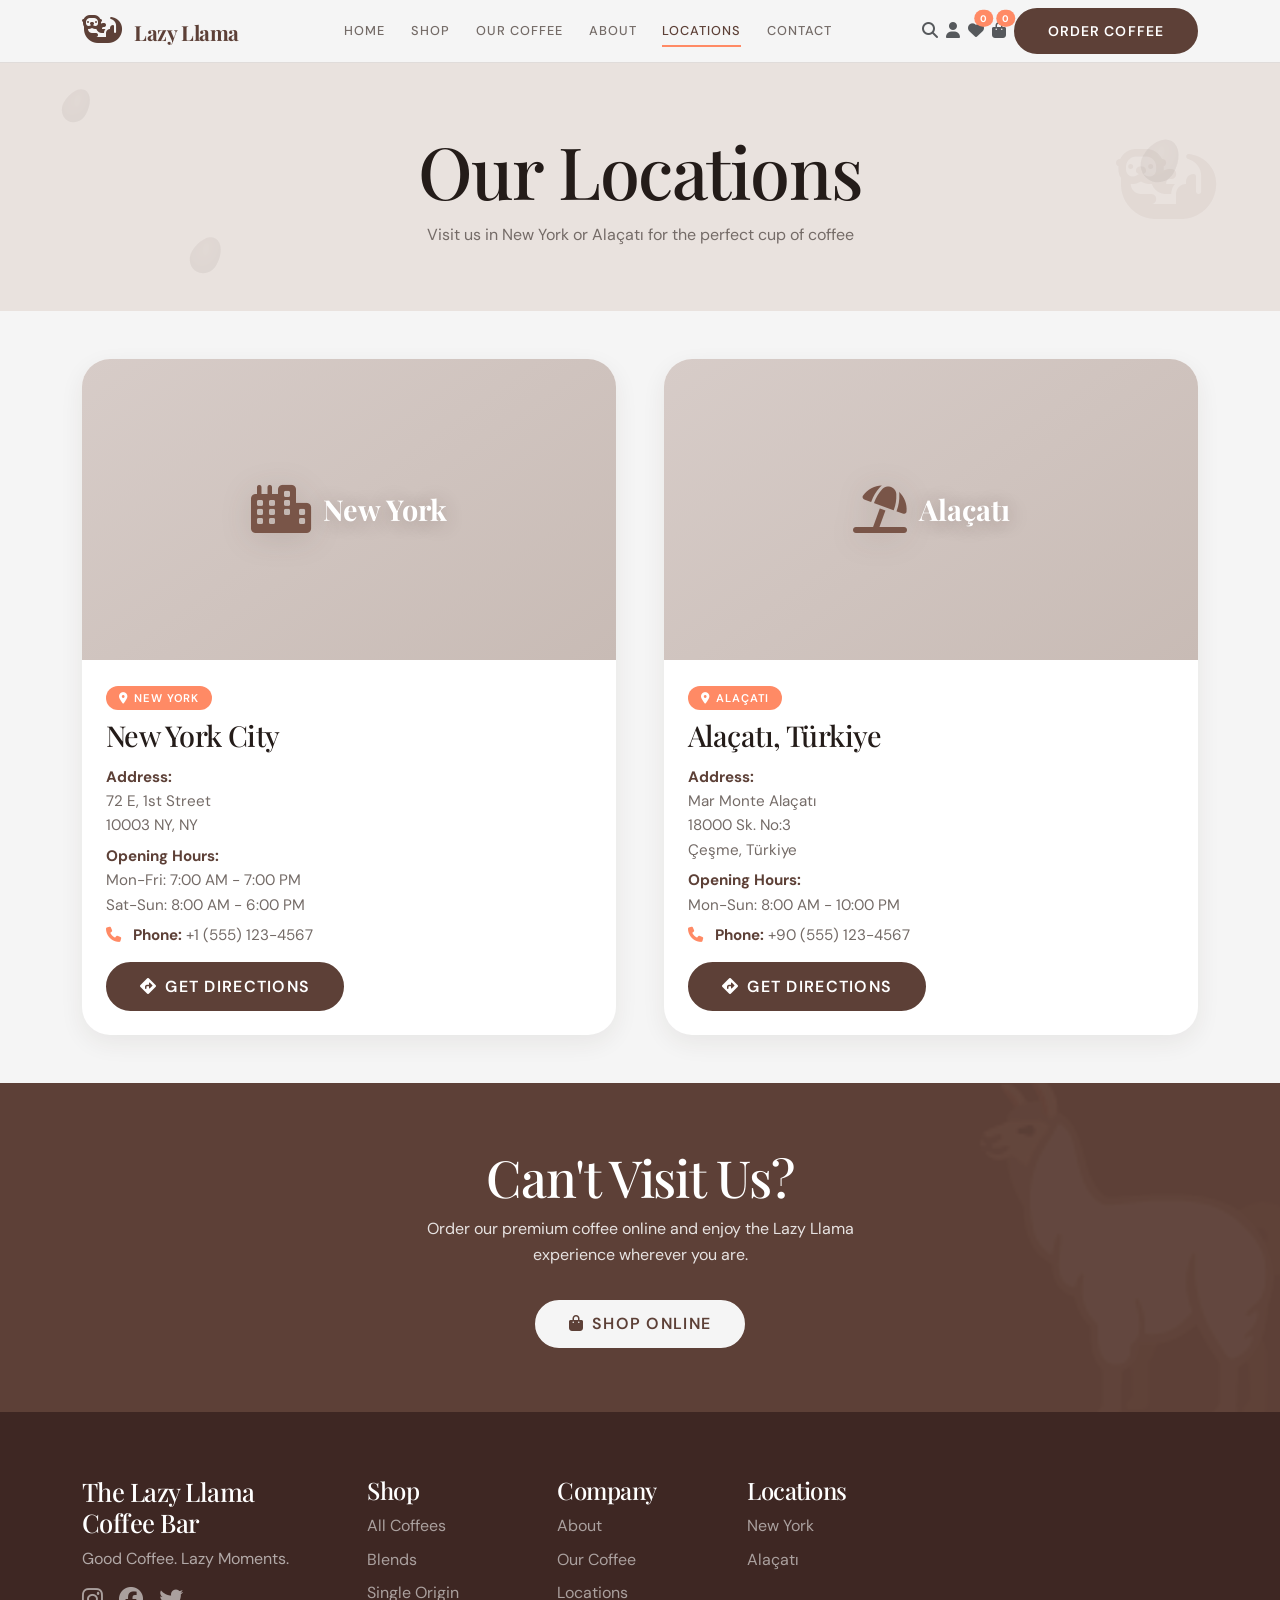
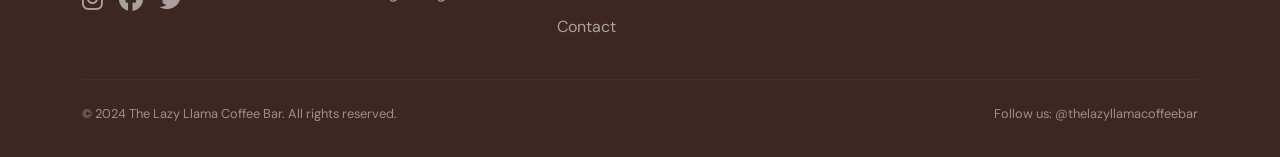
<file: locations.html>
<!DOCTYPE html>
<html lang="en">
<head>
  <meta charset="UTF-8" />
  <meta name="viewport" content="width=device-width, initial-scale=1.0" />
  <title>Locations - The Lazy Llama Coffee Bar</title>
  <!-- Bootstrap 5 -->
  <link href="https://cdn.jsdelivr.net/npm/bootstrap@5.3.2/dist/css/bootstrap.min.css" rel="stylesheet" />
  <!-- Font Awesome 6 (free) -->
  <link rel="stylesheet" href="https://cdnjs.cloudflare.com/ajax/libs/font-awesome/6.5.1/css/all.min.css" />
  <!-- Google Fonts -->
  <link rel="preconnect" href="https://fonts.googleapis.com" />
  <link rel="preconnect" href="https://fonts.gstatic.com" crossorigin />
  <link href="https://fonts.googleapis.com/css2?family=Playfair+Display:wght@400;600;700;900&family=DM+Sans:wght@300;400;500;600;700&display=swap" rel="stylesheet" />
  <style>
    /* ========================================
       COMPLETE CSS – THE LAZY LLAMA COFFEE BAR (Locations)
       ======================================== */

    /* ===== 1. ROOT VARIABLES ===== */
    :root {
      --brown: #5D4037;
      --beige: #D7CCC8;
      --coral: #FF8A65;
      --white: #F5F5F5;
      --brown-dark: #3E2723;
      --brown-light: #795548;
      --beige-light: #E9E2DE;
      --beige-dark: #C8BBB5;
      --coral-dark: #F4511E;
      --text: #241C19;
      --text-muted: #746B67;
      --border: rgba(93,64,55,0.14);
      --white-pure: #FFFFFF;
      --font-serif: 'Playfair Display', Georgia, serif;
      --font-sans: 'DM Sans', -apple-system, BlinkMacSystemFont, 'Segoe UI', Roboto, sans-serif;
      --radius-sm: 8px;
      --radius-md: 16px;
      --radius-lg: 28px;
      --radius-pill: 999px;
      --shadow-sm: 0 8px 25px rgba(62,39,35,0.07);
      --shadow-md: 0 20px 50px rgba(62,39,35,0.12);
      --shadow-lg: 0 35px 80px rgba(62,39,35,0.16);
      --transition-smooth: cubic-bezier(0.22, 0.61, 0.36, 1);
    }

    /* ===== 2. RESET & BASE ===== */
    * { box-sizing: border-box; margin: 0; padding: 0; }
    body {
      background: var(--white);
      color: var(--text);
      font-family: var(--font-sans);
      font-size: clamp(1rem, 1.2vw, 1.15rem);
      line-height: 1.6;
      overflow-x: hidden;
      -webkit-font-smoothing: antialiased;
    }
    h1, h2, h3, h4, h5, .serif { font-family: var(--font-serif); letter-spacing: -0.02em; }
    a { text-decoration: none; color: inherit; }
    ul, ol { list-style: none; padding: 0; }

    ::selection { background: var(--coral); color: var(--white-pure); }
    :focus-visible { outline: 3px solid var(--coral); outline-offset: 3px; }

    /* ===== 3. BOOTSTRAP OVERRIDES ===== */
    .btn {
      font-family: var(--font-sans);
      font-weight: 600;
      text-transform: uppercase;
      letter-spacing: 0.08em;
      border-radius: var(--radius-pill);
      padding: 0.65rem 2rem;
      transition: all 0.35s ease;
      border-width: 2px;
    }
    .btn-primary {
      background: var(--brown);
      border-color: var(--brown);
      color: #fff;
    }
    .btn-primary:hover {
      background: var(--brown-dark);
      border-color: var(--brown-dark);
      transform: translateY(-2px) scale(1.02);
      box-shadow: var(--shadow-md);
    }
    .btn-secondary {
      background: var(--coral);
      border-color: var(--coral);
      color: #fff;
    }
    .btn-secondary:hover {
      background: var(--coral-dark);
      border-color: var(--coral-dark);
      transform: translateY(-2px);
    }
    .btn-light-brown {
      background: var(--white);
      border-color: var(--white);
      color: var(--brown);
    }
    .btn-light-brown:hover {
      background: var(--beige-light);
      border-color: var(--beige-light);
      transform: translateY(-2px);
    }
    .btn-outline-light {
      background: transparent;
      border-color: rgba(255,255,255,0.3);
      color: #fff;
    }
    .btn-outline-light:hover {
      background: rgba(255,255,255,0.1);
      border-color: #fff;
      transform: translateY(-2px);
    }

    .bg-coral { background: var(--coral); }
    .text-brown { color: var(--brown); }
    .text-coral { color: var(--coral); }

    /* ===== 4. SECTION BADGE ===== */
    .section-badge {
      display: inline-block;
      font-size: 0.75rem;
      font-weight: 600;
      text-transform: uppercase;
      letter-spacing: 0.15em;
      color: var(--coral);
      margin-bottom: 0.5rem;
      position: relative;
    }
    .section-badge::after {
      content: '';
      display: inline-block;
      width: 24px;
      height: 1px;
      background: var(--coral);
      margin-left: 12px;
      vertical-align: middle;
    }
    .section-header {
      max-width: 700px;
      margin-bottom: 3rem;
    }
    .section-header h2 {
      font-size: clamp(2.2rem, 5vw, 4rem);
      font-weight: 700;
    }
    .section-header p {
      color: var(--text-muted);
      font-weight: 300;
    }

    /* ===== 5. NAVBAR ===== */
    .navbar {
      background: rgba(245,245,245,0.85);
      backdrop-filter: blur(18px);
      -webkit-backdrop-filter: blur(18px);
      border-bottom: 1px solid var(--border);
      padding: 0.5rem 0;
    }
    .navbar-brand {
      font-family: var(--font-serif);
      font-weight: 700;
      font-size: 1.3rem;
      letter-spacing: -0.02em;
      color: var(--brown) !important;
    }
    .navbar-brand .nav-logo {
      font-size: 1.8rem;
      line-height: 1;
      margin-right: 6px;
    }
    .nav-link {
      font-size: 0.8rem;
      font-weight: 500;
      text-transform: uppercase;
      letter-spacing: 0.08em;
      color: var(--text-muted) !important;
      padding: 0.5rem 0.8rem !important;
      position: relative;
      transition: color 0.3s ease;
    }
    .nav-link::after {
      content: '';
      position: absolute;
      bottom: 2px;
      left: 0.8rem;
      width: 0;
      height: 2px;
      background: var(--coral);
      transition: width 0.4s ease;
    }
    .nav-link:hover, .nav-link.active {
      color: var(--brown) !important;
    }
    .nav-link:hover::after, .nav-link.active::after {
      width: calc(100% - 1.6rem);
    }
    .navbar .nav-actions a {
      font-size: 1.2rem;
      color: var(--text-muted);
      transition: color 0.3s;
      position: relative;
      margin-left: 6px;
    }
    .navbar .nav-actions a:hover { color: var(--brown); }
    .cart-count, .wishlist-count {
      position: absolute;
      top: -6px;
      right: -6px;
      font-size: 0.6rem;
      font-weight: 600;
      background: var(--coral);
      color: #fff;
      border-radius: 50%;
      width: 18px;
      height: 18px;
      display: flex;
      align-items: center;
      justify-content: center;
      font-family: var(--font-sans);
    }
    .nav-cta {
      font-size: 0.75rem !important;
      padding: 0.4rem 1.2rem !important;
      min-height: 38px;
      margin-left: 10px;
    }

    /* ===== 6. PAGE HERO ===== */
    .page-hero {
      padding: 4rem 0;
      background: var(--beige-light);
      text-align: center;
      position: relative;
      overflow: hidden;
    }
    .page-hero h1 {
      font-size: clamp(2.8rem, 6vw, 4.5rem);
      animation: fadeInUp 0.8s var(--transition-smooth);
    }
    .page-hero p {
      font-size: clamp(1rem, 1.2vw, 1.2rem);
      color: var(--text-muted);
      max-width: 600px;
      margin: 0 auto;
      animation: fadeInUp 0.8s var(--transition-smooth) 0.2s both;
    }
    .page-hero .hero-llama {
      font-size: 5rem;
      color: var(--brown-light);
      opacity: 0.06;
      position: absolute;
      right: 5%;
      top: 50%;
      transform: translateY(-50%);
      pointer-events: none;
    }

    /* ===== 7. LOCATION CARDS (3D) ===== */
    .location-card {
      border-radius: var(--radius-lg);
      overflow: hidden;
      background: #fff;
      box-shadow: var(--shadow-sm);
      transition: transform 0.6s cubic-bezier(.22,.61,.36,1), box-shadow 0.6s ease;
      height: 100%;
      transform-style: preserve-3d;
      perspective: 800px;
    }
    .location-card:hover {
      transform: translateY(-10px) rotateX(2deg) rotateY(3deg);
      box-shadow: var(--shadow-lg);
    }
    .location-image {
      aspect-ratio: 16/9;
      background: linear-gradient(145deg, var(--beige), var(--beige-dark));
      display: flex;
      align-items: center;
      justify-content: center;
      font-size: 2.5rem;
      color: var(--brown-light);
      transition: transform 0.6s ease;
      position: relative;
      overflow: hidden;
    }
    .location-card:hover .location-image {
      transform: scale(1.04);
    }
    .location-image i {
      filter: drop-shadow(0 4px 15px rgba(62,39,35,0.15));
      transition: transform 0.6s ease;
    }
    .location-card:hover .location-image i {
      transform: rotate(-5deg) scale(1.1);
    }
    .location-image .location-label {
      font-family: var(--font-serif);
      font-size: 1.8rem;
      font-weight: 700;
      color: var(--white-pure);
      text-shadow: 0 2px 20px rgba(62,39,35,0.3);
      margin-left: 0.75rem;
    }
    .location-card .p-4 {
      padding: 1.5rem !important;
    }
    .location-card .badge {
      font-size: 0.7rem;
      font-weight: 600;
      text-transform: uppercase;
      letter-spacing: 0.08em;
      padding: 0.4rem 0.8rem;
      border-radius: var(--radius-pill);
      background: var(--coral);
      color: #fff;
      display: inline-flex;
      align-items: center;
      gap: 0.4rem;
    }
    .location-card .badge i {
      font-size: 0.7rem;
    }
    .location-card h2 {
      font-size: 1.8rem;
      font-family: var(--font-serif);
      margin: 0.5rem 0 0.75rem;
    }
    .location-card p {
      color: var(--text-muted);
      font-size: 0.95rem;
      margin-bottom: 0.4rem;
    }
    .location-card p strong {
      color: var(--brown);
    }
    .location-card .btn {
      margin-top: 0.5rem;
    }

    /* ===== 8. CTA SECTION (3D) ===== */
    .cta-section {
      background: var(--brown);
      color: #fff;
      padding: 4rem 0;
      text-align: center;
      position: relative;
      overflow: hidden;
    }
    .cta-section::before {
      content: '🦙';
      font-size: 20rem;
      position: absolute;
      right: -5%;
      top: 50%;
      transform: translateY(-50%);
      opacity: 0.04;
      pointer-events: none;
    }
    .cta-section h2 {
      font-size: clamp(2.2rem, 4vw, 3.5rem);
      font-family: var(--font-serif);
    }
    .cta-section p {
      opacity: 0.85;
      max-width: 500px;
      margin: 0 auto 2rem;
    }
    .cta-section .btn-light-brown {
      background: var(--white);
      border-color: var(--white);
      color: var(--brown);
    }
    .cta-section .btn-light-brown:hover {
      background: var(--beige-light);
      border-color: var(--beige-light);
      transform: translateY(-2px) scale(1.02);
      box-shadow: var(--shadow-md);
    }

    /* ===== 9. FLOATING BEANS (decorative) ===== */
    .floating-bean-bg {
      position: absolute;
      width: 30px;
      height: 40px;
      background: radial-gradient(ellipse at 40% 35%, #6d4c41, #3e2723);
      border-radius: 50% 50% 50% 50% / 60% 60% 40% 40%;
      transform: rotate(30deg);
      box-shadow: inset -4px -4px 10px rgba(0,0,0,0.3);
      animation: floatBeanBg 10s ease-in-out infinite;
      opacity: 0.06;
      pointer-events: none;
    }
    .floating-bean-bg::after {
      content: '';
      position: absolute;
      top: 20%;
      left: 30%;
      width: 6px;
      height: 12px;
      background: rgba(255,255,255,0.08);
      border-radius: 50%;
      transform: rotate(-20deg);
    }
    .floating-bean-bg:nth-child(1) { left: 5%; top: 10%; animation-delay: 0s; width: 25px; height: 35px; }
    .floating-bean-bg:nth-child(2) { right: 8%; top: 30%; animation-delay: 2s; width: 35px; height: 45px; }
    .floating-bean-bg:nth-child(3) { left: 15%; bottom: 15%; animation-delay: 4s; width: 28px; height: 38px; }
    @keyframes floatBeanBg {
      0%, 100% { transform: translateY(0) rotate(30deg) scale(1); }
      50% { transform: translateY(-40px) rotate(60deg) scale(1.08); }
    }

    /* ===== 10. FOOTER ===== */
    .footer {
      background: var(--brown-dark);
      color: rgba(255,255,255,0.8);
      padding: 4rem 0 2rem;
    }
    .footer h3 { color: #fff; font-size: 1.6rem; }
    .footer a { opacity: 0.7; transition: opacity 0.3s, color 0.3s; }
    .footer a:hover { opacity: 1; color: var(--coral); }
    .footer .footer-links ul { padding: 0; list-style: none; }
    .footer .footer-links ul li { margin-bottom: 0.5rem; }
    .footer-bottom {
      border-top: 1px solid rgba(255,255,255,0.08);
      padding-top: 1.5rem;
      font-size: 0.8rem;
      opacity: 0.6;
    }

    /* ===== 11. ANIMATIONS ===== */
    @keyframes fadeInUp {
      from { opacity: 0; transform: translateY(30px); }
      to { opacity: 1; transform: translateY(0); }
    }

    /* ===== 12. RESPONSIVE ===== */
    @media (max-width: 768px) {
      .page-hero { padding: 2.5rem 0; }
      .page-hero .hero-llama { display: none; }
      .location-card:hover { transform: translateY(-6px) rotateX(0) rotateY(0); }
      .location-image .location-label { font-size: 1.2rem; }
      .cta-section::before { font-size: 12rem; right: -10%; }
      .footer .row { text-align: center; }
    }
    @media (max-width: 576px) {
      .location-card .p-4 { padding: 1rem !important; }
      .location-card h2 { font-size: 1.4rem; }
      .cta-section { padding: 3rem 0; }
    }
  </style>
</head>
<body>

<!-- ===== NAVBAR ===== -->
<nav class="navbar navbar-expand-lg sticky-top">
  <div class="container">
    <a class="navbar-brand" href="index.html">
      <i class="fas fa-otter text-brown fs-2 me-2"></i> Lazy Llama
    </a>
    <button class="navbar-toggler border-0" type="button" data-bs-toggle="collapse" data-bs-target="#navLinks" aria-controls="navLinks" aria-expanded="false" aria-label="Toggle navigation">
      <span class="navbar-toggler-icon"></span>
    </button>
    <div class="collapse navbar-collapse" id="navLinks">
      <ul class="navbar-nav mx-auto mb-2 mb-lg-0">
        <li class="nav-item"><a class="nav-link" href="index.html">Home</a></li>
        <li class="nav-item"><a class="nav-link" href="shop.html">Shop</a></li>
        <li class="nav-item"><a class="nav-link" href="our-coffee.html">Our Coffee</a></li>
        <li class="nav-item"><a class="nav-link" href="about.html">About</a></li>
        <li class="nav-item"><a class="nav-link active" href="locations.html">Locations</a></li>
        <li class="nav-item"><a class="nav-link" href="contact.html">Contact</a></li>
      </ul>
      <div class="d-flex align-items-center gap-2">
        <a href="#" class="text-muted"><i class="fas fa-search"></i></a>
        <a href="account.html" class="text-muted"><i class="fas fa-user"></i></a>
        <a href="wishlist.html" class="text-muted position-relative">
          <i class="fas fa-heart"></i>
          <span class="position-absolute top-0 start-100 translate-middle badge rounded-pill bg-coral" style="font-size:0.6rem;">0</span>
        </a>
        <a href="cart.html" class="text-muted position-relative">
          <i class="fas fa-shopping-bag"></i>
          <span class="position-absolute top-0 start-100 translate-middle badge rounded-pill bg-coral" style="font-size:0.6rem;">0</span>
        </a>
        <a href="checkout.html" class="btn btn-primary btn-sm">Order Coffee</a>
      </div>
    </div>
  </div>
</nav>

<!-- ===== PAGE HERO ===== -->
<section class="page-hero">
  <div class="floating-bean-bg"></div>
  <div class="floating-bean-bg"></div>
  <div class="floating-bean-bg"></div>
  <div class="container">
    <h1>Our Locations</h1>
    <p>Visit us in New York or Alaçatı for the perfect cup of coffee</p>
    <div class="hero-llama"><i class="fas fa-otter"></i></div>
  </div>
</section>

<!-- ===== LOCATIONS ===== -->
<section class="py-5">
  <div class="container">
    <div class="row g-5">
      <!-- New York -->
      <div class="col-md-6">
        <div class="location-card">
          <div class="location-image">
            <i class="fas fa-city" style="font-size:3rem;"></i>
            <span class="location-label">New York</span>
          </div>
          <div class="p-4">
            <span class="badge"><i class="fas fa-location-dot"></i> New York</span>
            <h2>New York City</h2>
            <p><strong>Address:</strong><br>72 E, 1st Street<br>10003 NY, NY</p>
            <p><strong>Opening Hours:</strong><br>Mon-Fri: 7:00 AM - 7:00 PM<br>Sat-Sun: 8:00 AM - 6:00 PM</p>
            <p><i class="fas fa-phone text-coral me-2"></i> <strong>Phone:</strong> +1 (555) 123-4567</p>
            <a href="#" class="btn btn-primary"><i class="fas fa-directions me-2"></i>Get Directions</a>
          </div>
        </div>
      </div>

      <!-- Alaçatı -->
      <div class="col-md-6">
        <div class="location-card">
          <div class="location-image">
            <i class="fas fa-umbrella-beach" style="font-size:3rem;"></i>
            <span class="location-label">Alaçatı</span>
          </div>
          <div class="p-4">
            <span class="badge"><i class="fas fa-location-dot"></i> Alaçatı</span>
            <h2>Alaçatı, Türkiye</h2>
            <p><strong>Address:</strong><br>Mar Monte Alaçatı<br>18000 Sk. No:3<br>Çeşme, Türkiye</p>
            <p><strong>Opening Hours:</strong><br>Mon-Sun: 8:00 AM - 10:00 PM</p>
            <p><i class="fas fa-phone text-coral me-2"></i> <strong>Phone:</strong> +90 (555) 123-4567</p>
            <a href="#" class="btn btn-primary"><i class="fas fa-directions me-2"></i>Get Directions</a>
          </div>
        </div>
      </div>
    </div>
  </div>
</section>

<!-- ===== CTA SECTION ===== -->
<section class="cta-section">
  <div class="container">
    <h2>Can't Visit Us?</h2>
    <p>Order our premium coffee online and enjoy the Lazy Llama experience wherever you are.</p>
    <a href="shop.html" class="btn btn-light-brown"><i class="fas fa-shopping-bag me-2"></i>Shop Online</a>
  </div>
</section>

<!-- ===== FOOTER ===== -->
<footer class="footer">
  <div class="container">
    <div class="row g-4">
      <div class="col-md-6 col-lg-3">
        <h3>The Lazy Llama<br>Coffee Bar</h3>
        <p class="opacity-75">Good Coffee. Lazy Moments.</p>
        <div class="d-flex gap-3">
          <a href="#" aria-label="Instagram"><i class="fab fa-instagram fs-4"></i></a>
          <a href="#" aria-label="Facebook"><i class="fab fa-facebook fs-4"></i></a>
          <a href="#" aria-label="Twitter"><i class="fab fa-twitter fs-4"></i></a>
        </div>
      </div>
      <div class="col-6 col-md-3 col-lg-2 footer-links"><h4 class="text-white">Shop</h4><ul><li><a href="shop.html">All Coffees</a></li><li><a href="shop.html">Blends</a></li><li><a href="shop.html">Single Origin</a></li></ul></div>
      <div class="col-6 col-md-3 col-lg-2 footer-links"><h4 class="text-white">Company</h4><ul><li><a href="about.html">About</a></li><li><a href="our-coffee.html">Our Coffee</a></li><li><a href="locations.html">Locations</a></li><li><a href="contact.html">Contact</a></li></ul></div>
      <div class="col-6 col-md-3 col-lg-2 footer-links"><h4 class="text-white">Locations</h4><ul><li><a href="locations.html">New York</a></li><li><a href="locations.html">Alaçatı</a></li></ul></div>
    </div>
    <div class="footer-bottom d-flex flex-column flex-md-row justify-content-between mt-4">
      <span>&copy; 2024 The Lazy Llama Coffee Bar. All rights reserved.</span>
      <span>Follow us: @thelazyllamacoffeebar</span>
    </div>
  </div>
</footer>

<!-- Bootstrap JS -->
<script src="https://cdn.jsdelivr.net/npm/bootstrap@5.3.2/dist/js/bootstrap.bundle.min.js"></script>
</body>
</html>
</file>
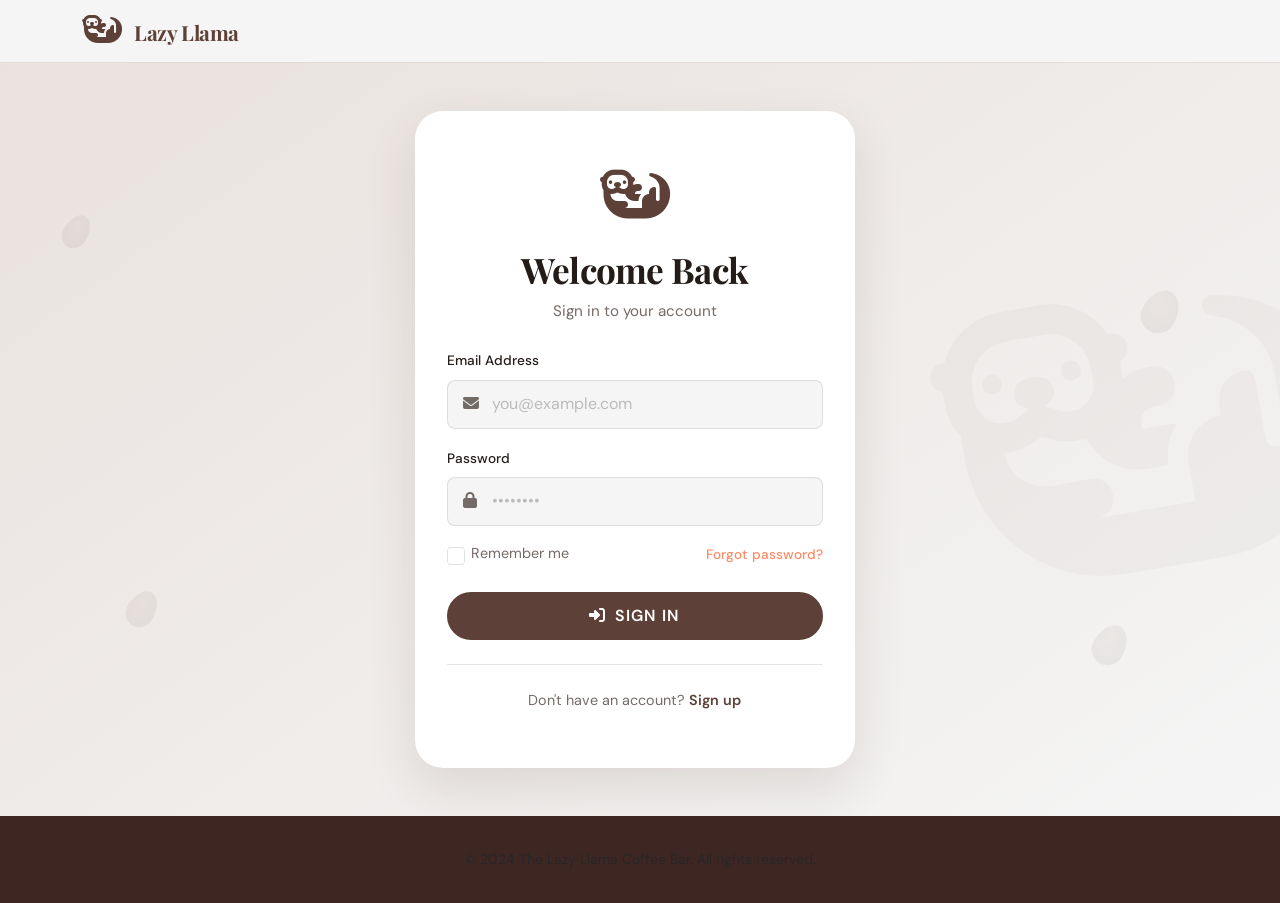
<file: login.html>
<!DOCTYPE html>
<html lang="en">
<head>
  <meta charset="UTF-8" />
  <meta name="viewport" content="width=device-width, initial-scale=1.0" />
  <title>Login - The Lazy Llama Coffee Bar</title>
  <!-- Bootstrap 5 -->
  <link href="https://cdn.jsdelivr.net/npm/bootstrap@5.3.2/dist/css/bootstrap.min.css" rel="stylesheet" />
  <!-- Font Awesome 6 (free) -->
  <link rel="stylesheet" href="https://cdnjs.cloudflare.com/ajax/libs/font-awesome/6.5.1/css/all.min.css" />
  <!-- Google Fonts -->
  <link rel="preconnect" href="https://fonts.googleapis.com" />
  <link rel="preconnect" href="https://fonts.gstatic.com" crossorigin />
  <link href="https://fonts.googleapis.com/css2?family=Playfair+Display:wght@400;600;700;900&family=DM+Sans:wght@300;400;500;600;700&display=swap" rel="stylesheet" />
  <style>
    /* ========================================
       COMPLETE CSS – THE LAZY LLAMA COFFEE BAR (Login)
       ======================================== */

    /* ===== 1. ROOT VARIABLES ===== */
    :root {
      --brown: #5D4037;
      --beige: #D7CCC8;
      --coral: #FF8A65;
      --white: #F5F5F5;
      --brown-dark: #3E2723;
      --brown-light: #795548;
      --beige-light: #E9E2DE;
      --beige-dark: #C8BBB5;
      --coral-dark: #F4511E;
      --text: #241C19;
      --text-muted: #746B67;
      --border: rgba(93,64,55,0.14);
      --white-pure: #FFFFFF;
      --font-serif: 'Playfair Display', Georgia, serif;
      --font-sans: 'DM Sans', -apple-system, BlinkMacSystemFont, 'Segoe UI', Roboto, sans-serif;
      --radius-sm: 8px;
      --radius-md: 16px;
      --radius-lg: 28px;
      --radius-pill: 999px;
      --shadow-sm: 0 8px 25px rgba(62,39,35,0.07);
      --shadow-md: 0 20px 50px rgba(62,39,35,0.12);
      --shadow-lg: 0 35px 80px rgba(62,39,35,0.16);
      --transition-smooth: cubic-bezier(0.22, 0.61, 0.36, 1);
    }

    /* ===== 2. RESET & BASE ===== */
    * { box-sizing: border-box; margin: 0; padding: 0; }
    body {
      background: var(--white);
      color: var(--text);
      font-family: var(--font-sans);
      font-size: clamp(1rem, 1.2vw, 1.15rem);
      line-height: 1.6;
      overflow-x: hidden;
      -webkit-font-smoothing: antialiased;
      min-height: 100vh;
      display: flex;
      flex-direction: column;
    }
    h1, h2, h3, h4, h5, .serif { font-family: var(--font-serif); letter-spacing: -0.02em; }
    a { text-decoration: none; color: inherit; }

    ::selection { background: var(--coral); color: var(--white-pure); }
    :focus-visible { outline: 3px solid var(--coral); outline-offset: 3px; }

    /* ===== 3. BOOTSTRAP OVERRIDES ===== */
    .btn {
      font-family: var(--font-sans);
      font-weight: 600;
      text-transform: uppercase;
      letter-spacing: 0.08em;
      border-radius: var(--radius-pill);
      padding: 0.65rem 2rem;
      transition: all 0.35s ease;
      border-width: 2px;
    }
    .btn-primary {
      background: var(--brown);
      border-color: var(--brown);
      color: #fff;
    }
    .btn-primary:hover {
      background: var(--brown-dark);
      border-color: var(--brown-dark);
      transform: translateY(-2px) scale(1.02);
      box-shadow: var(--shadow-md);
    }
    .btn-primary:active {
      transform: scale(0.97);
    }

    .text-brown { color: var(--brown); }
    .text-coral { color: var(--coral); }

    /* ===== 4. NAVBAR ===== */
    .navbar {
      background: rgba(245,245,245,0.85);
      backdrop-filter: blur(18px);
      -webkit-backdrop-filter: blur(18px);
      border-bottom: 1px solid var(--border);
      padding: 0.5rem 0;
    }
    .navbar-brand {
      font-family: var(--font-serif);
      font-weight: 700;
      font-size: 1.3rem;
      letter-spacing: -0.02em;
      color: var(--brown) !important;
    }
    .navbar-brand .nav-logo {
      font-size: 1.8rem;
      line-height: 1;
      margin-right: 6px;
    }

    /* ===== 5. AUTH SECTION ===== */
    .auth-section {
      flex: 1;
      display: flex;
      align-items: center;
      justify-content: center;
      padding: 3rem 1rem;
      background: linear-gradient(145deg, var(--beige-light), var(--white));
      position: relative;
      overflow: hidden;
      min-height: 80vh;
    }

    /* Floating decorative beans */
    .auth-bean {
      position: absolute;
      width: 30px;
      height: 40px;
      background: radial-gradient(ellipse at 40% 35%, #6d4c41, #3e2723);
      border-radius: 50% 50% 50% 50% / 60% 60% 40% 40%;
      transform: rotate(30deg);
      box-shadow: inset -4px -4px 10px rgba(0,0,0,0.3);
      animation: floatBean 12s ease-in-out infinite;
      opacity: 0.06;
      pointer-events: none;
    }
    .auth-bean::after {
      content: '';
      position: absolute;
      top: 20%;
      left: 30%;
      width: 6px;
      height: 12px;
      background: rgba(255,255,255,0.08);
      border-radius: 50%;
      transform: rotate(-20deg);
    }
    .auth-bean:nth-child(1) { left: 5%; top: 20%; animation-delay: 0s; width: 25px; height: 35px; }
    .auth-bean:nth-child(2) { right: 8%; top: 30%; animation-delay: 3s; width: 35px; height: 45px; }
    .auth-bean:nth-child(3) { left: 10%; bottom: 25%; animation-delay: 6s; width: 28px; height: 38px; }
    .auth-bean:nth-child(4) { right: 12%; bottom: 20%; animation-delay: 9s; width: 32px; height: 42px; }
    @keyframes floatBean {
      0%, 100% { transform: translateY(0) rotate(30deg) scale(1); }
      50% { transform: translateY(-50px) rotate(60deg) scale(1.08); }
    }

    /* Background llama */
    .auth-bg-llama {
      position: absolute;
      font-size: 20rem;
      color: var(--brown);
      opacity: 0.03;
      right: -5%;
      top: 50%;
      transform: translateY(-50%) rotate(-10deg);
      pointer-events: none;
      animation: floatLlamaBg 15s ease-in-out infinite;
    }
    @keyframes floatLlamaBg {
      0%, 100% { transform: translateY(-50%) rotate(-10deg) scale(1); }
      50% { transform: translateY(-60%) rotate(-5deg) scale(1.05); }
    }

    /* ===== 6. AUTH CARD (3D) ===== */
    .auth-card {
      max-width: 440px;
      width: 100%;
      padding: 2.5rem 2rem;
      background: #fff;
      border-radius: var(--radius-lg);
      box-shadow: var(--shadow-md);
      position: relative;
      z-index: 2;
      transition: transform 0.6s cubic-bezier(.22,.61,.36,1),
                  box-shadow 0.6s ease;
      transform-style: preserve-3d;
      perspective: 800px;
    }
    .auth-card:hover {
      transform: translateY(-6px) rotateX(2deg) rotateY(2deg);
      box-shadow: var(--shadow-lg);
    }

    .auth-card .auth-header {
      text-align: center;
      margin-bottom: 1.5rem;
    }
    .auth-card .auth-header .auth-icon {
      font-size: 3.5rem;
      color: var(--brown);
      display: block;
      margin-bottom: 0.5rem;
      transition: transform 0.5s ease;
    }
    .auth-card:hover .auth-header .auth-icon {
      transform: scale(1.08) rotate(-5deg);
    }
    .auth-card .auth-header h1 {
      font-size: 2.2rem;
      font-weight: 700;
    }
    .auth-card .auth-header p {
      color: var(--text-muted);
      font-size: 0.95rem;
    }

    .auth-card .form-label {
      font-weight: 500;
      font-size: 0.85rem;
      color: var(--text);
    }
    .auth-card .form-control {
      border: 1px solid var(--border);
      border-radius: var(--radius-sm);
      padding: 0.7rem 1rem;
      min-height: 48px;
      transition: all 0.3s ease;
      background: var(--white);
    }
    .auth-card .form-control:focus {
      border-color: var(--coral);
      box-shadow: 0 0 0 4px rgba(255,138,101,0.12);
    }
    .auth-card .form-control::placeholder {
      color: #bbb;
    }
    .auth-card .form-control.input-with-icon {
      padding-left: 2.8rem;
    }
    .auth-card .input-icon-wrapper {
      position: relative;
    }
    .auth-card .input-icon-wrapper .input-icon {
      position: absolute;
      left: 1rem;
      top: 50%;
      transform: translateY(-50%);
      color: var(--text-muted);
      font-size: 1rem;
      transition: color 0.3s ease;
    }
    .auth-card .input-icon-wrapper .form-control:focus + .input-icon,
    .auth-card .input-icon-wrapper .form-control:focus ~ .input-icon {
      color: var(--coral);
    }

    .auth-card .form-check {
      display: flex;
      align-items: center;
      gap: 0.4rem;
    }
    .auth-card .form-check-input {
      accent-color: var(--brown);
      width: 18px;
      height: 18px;
      cursor: pointer;
    }
    .auth-card .form-check-label {
      font-size: 0.9rem;
      color: var(--text-muted);
      cursor: pointer;
    }

    .auth-card .forgot-password {
      color: var(--coral);
      font-size: 0.85rem;
      font-weight: 500;
      transition: color 0.3s ease;
    }
    .auth-card .forgot-password:hover {
      color: var(--coral-dark);
      text-decoration: underline;
    }

    .auth-card .btn-primary {
      width: 100%;
      margin-top: 0.5rem;
      position: relative;
      overflow: hidden;
    }
    .auth-card .btn-primary::after {
      content: '';
      position: absolute;
      inset: 0;
      background: rgba(255,255,255,0.08);
      transform: scale(0);
      border-radius: 50%;
      transition: transform 0.6s var(--transition-smooth);
    }
    .auth-card .btn-primary:active::after {
      transform: scale(3);
    }

    .auth-card .auth-footer {
      text-align: center;
      margin-top: 1.5rem;
      padding-top: 1.5rem;
      border-top: 1px solid var(--border);
      color: var(--text-muted);
      font-size: 0.9rem;
    }
    .auth-card .auth-footer a {
      color: var(--brown);
      font-weight: 600;
      transition: color 0.3s ease;
    }
    .auth-card .auth-footer a:hover {
      color: var(--coral);
    }

    /* ===== 7. FOOTER ===== */
    .footer {
      background: var(--brown-dark);
      color: rgba(255,255,255,0.8);
      padding: 2rem 0;
      margin-top: auto;
    }
    .footer a {
      opacity: 0.7;
      transition: opacity 0.3s, color 0.3s;
    }
    .footer a:hover {
      opacity: 1;
      color: var(--coral);
    }
    .footer p {
      margin: 0;
    }

    /* ===== 8. RESPONSIVE ===== */
    @media (max-width: 576px) {
      .auth-card {
        padding: 1.5rem 1.25rem;
      }
      .auth-card .auth-header h1 {
        font-size: 1.8rem;
      }
      .auth-card .auth-header .auth-icon {
        font-size: 2.8rem;
      }
      .auth-bg-llama {
        font-size: 12rem;
      }
      .auth-section {
        padding: 2rem 1rem;
      }
    }
    @media (max-width: 400px) {
      .auth-card {
        padding: 1.25rem 1rem;
      }
      .auth-card .auth-header h1 {
        font-size: 1.5rem;
      }
    }
  </style>
</head>
<body>

<!-- ===== NAVBAR ===== -->
<nav class="navbar navbar-expand-lg sticky-top">
  <div class="container">
    <a class="navbar-brand" href="index.html">
      <i class="fas fa-otter text-brown fs-2 me-2"></i> Lazy Llama
    </a>
  </div>
</nav>

<!-- ===== LOGIN SECTION ===== -->
<section class="auth-section">
  <!-- Decorative elements -->
  <div class="auth-bean"></div>
  <div class="auth-bean"></div>
  <div class="auth-bean"></div>
  <div class="auth-bean"></div>
  <div class="auth-bg-llama"><i class="fas fa-otter"></i></div>

  <div class="container">
    <div class="row justify-content-center">
      <div class="col-lg-5 col-md-7 col-11">
        <div class="auth-card">
          <div class="auth-header">
            <span class="auth-icon"><i class="fas fa-otter"></i></span>
            <h1>Welcome Back</h1>
            <p>Sign in to your account</p>
          </div>

          <form id="loginForm" novalidate>
            <div class="mb-3">
              <label class="form-label">Email Address</label>
              <div class="input-icon-wrapper">
                <input type="email" class="form-control input-with-icon" placeholder="you@example.com" required>
                <span class="input-icon"><i class="fas fa-envelope"></i></span>
              </div>
            </div>

            <div class="mb-3">
              <label class="form-label">Password</label>
              <div class="input-icon-wrapper">
                <input type="password" class="form-control input-with-icon" placeholder="••••••••" required>
                <span class="input-icon"><i class="fas fa-lock"></i></span>
              </div>
            </div>

            <div class="d-flex justify-content-between align-items-center mb-3">
              <div class="form-check">
                <input class="form-check-input" type="checkbox" id="remember">
                <label class="form-check-label" for="remember">Remember me</label>
              </div>
              <a href="#" class="forgot-password">Forgot password?</a>
            </div>

            <button type="submit" class="btn btn-primary">
              <i class="fas fa-sign-in-alt me-2"></i>Sign In
            </button>
          </form>

          <div class="auth-footer">
            <p>Don't have an account? <a href="register.html">Sign up</a></p>
          </div>
        </div>
      </div>
    </div>
  </div>
</section>

<!-- ===== FOOTER ===== -->
<footer class="footer">
  <div class="container">
    <div class="row">
      <div class="col-12 text-center">
        <p class="text-muted small">&copy; 2024 The Lazy Llama Coffee Bar. All rights reserved.</p>
      </div>
    </div>
  </div>
</footer>

<!-- Bootstrap JS -->
<script src="https://cdn.jsdelivr.net/npm/bootstrap@5.3.2/dist/js/bootstrap.bundle.min.js"></script>

<!-- Simple form validation -->
<script>
  document.addEventListener('DOMContentLoaded', function() {
    const form = document.getElementById('loginForm');

    form.addEventListener('submit', function(e) {
      e.preventDefault();

      const inputs = form.querySelectorAll('.form-control');
      let valid = true;

      inputs.forEach(input => {
        if (!input.value.trim()) {
          input.classList.add('is-invalid');
          valid = false;
        } else {
          input.classList.remove('is-invalid');
        }
      });

      if (valid) {
        // Simulate successful login
        const btn = form.querySelector('.btn-primary');
        const originalText = btn.innerHTML;
        btn.innerHTML = '<i class="fas fa-spinner fa-spin me-2"></i>Signing In...';
        btn.disabled = true;

        setTimeout(() => {
          btn.innerHTML = '<i class="fas fa-check me-2"></i>Welcome Back!';
          btn.classList.remove('btn-primary');
          btn.classList.add('btn-success');

          setTimeout(() => {
            window.location.href = 'account.html';
          }, 800);
        }, 1500);
      }
    });

    // Remove invalid state on input
    form.querySelectorAll('.form-control').forEach(input => {
      input.addEventListener('input', function() {
        if (this.value.trim()) {
          this.classList.remove('is-invalid');
        }
      });
    });
  });
</script>
</body>
</html>
</file>
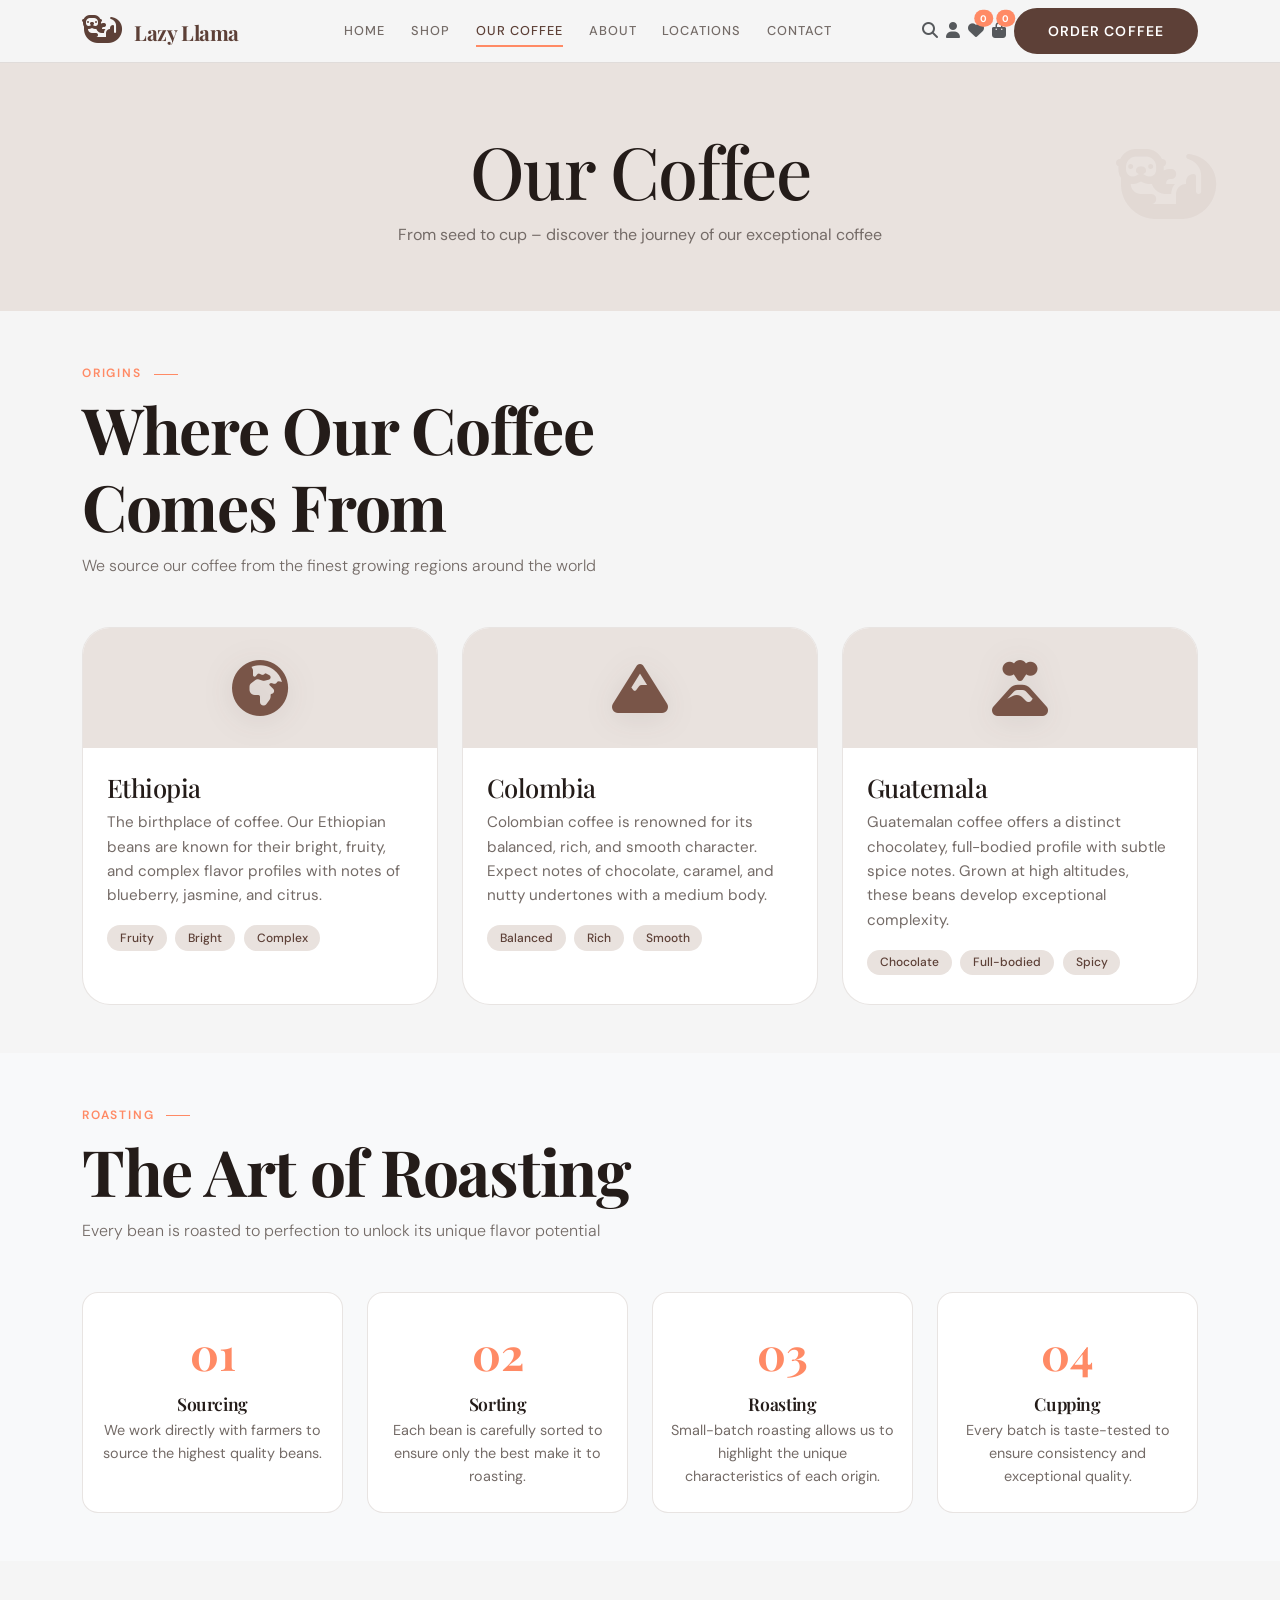
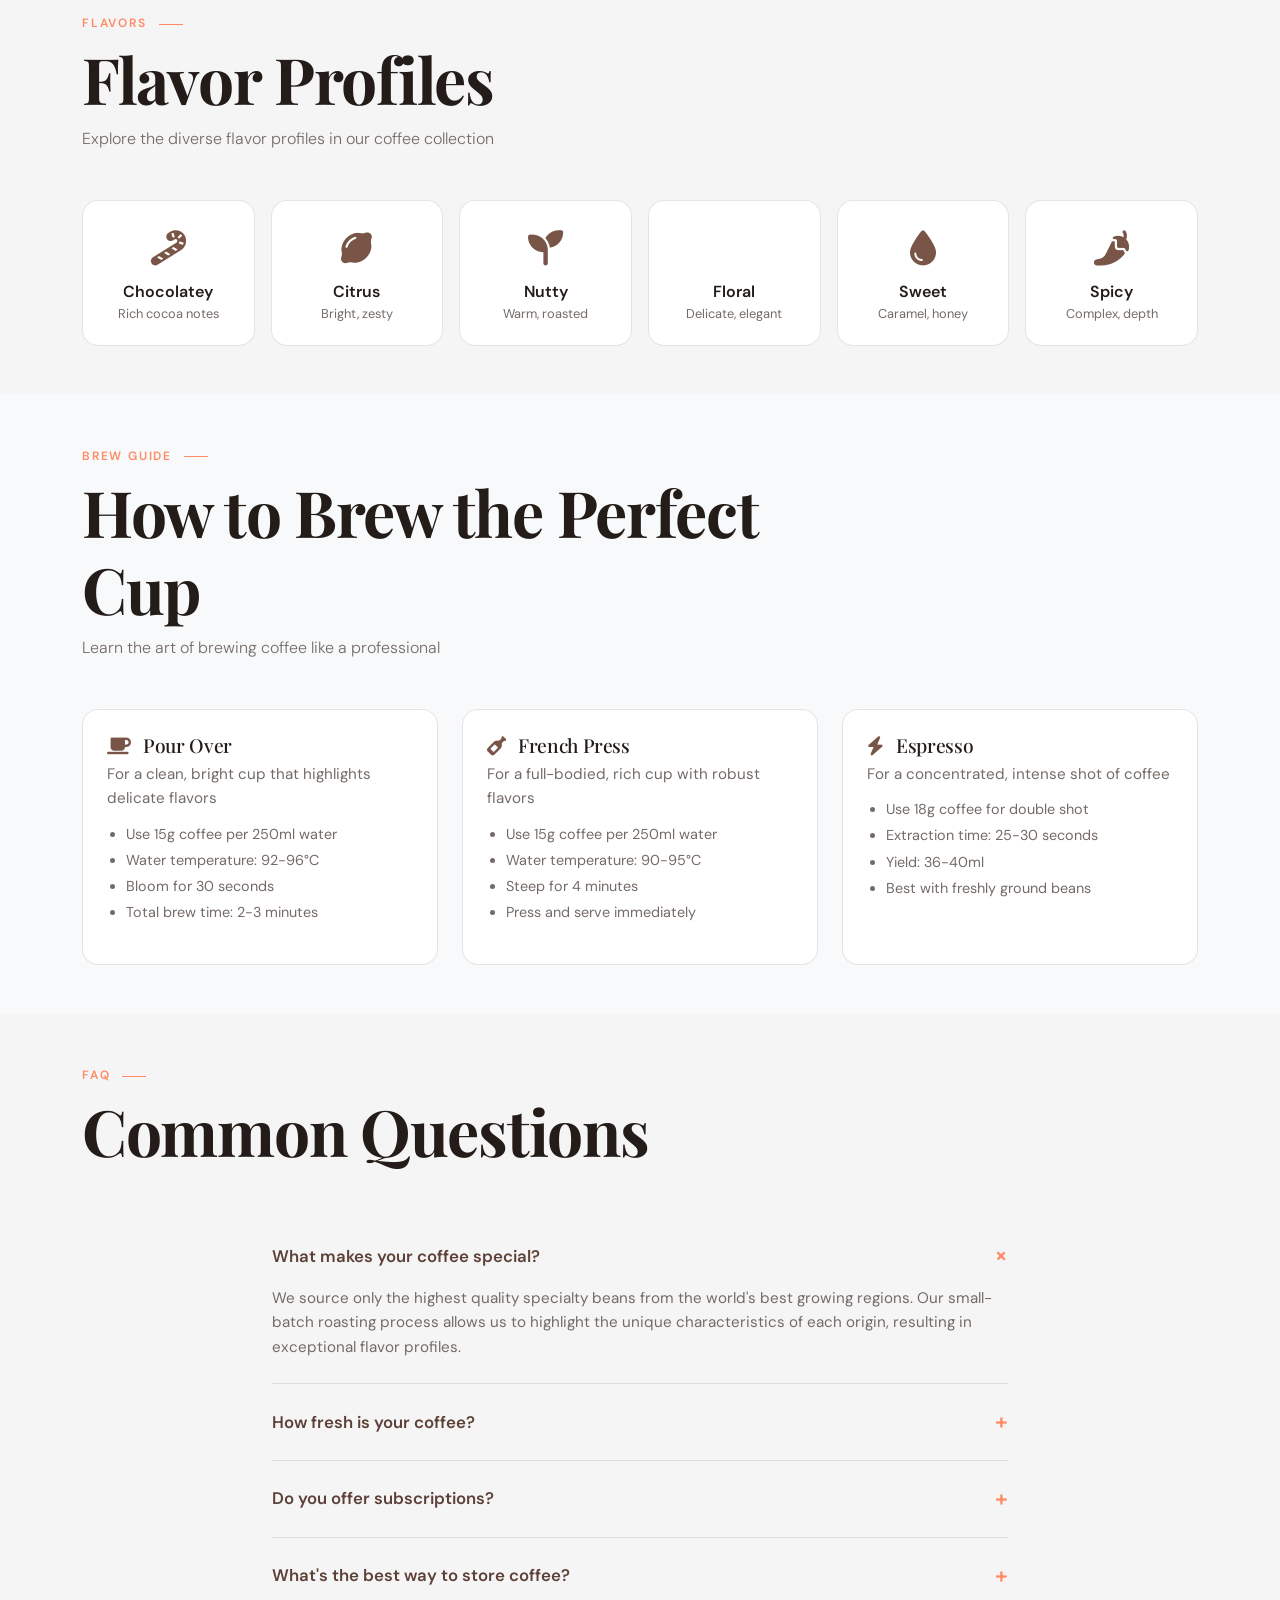
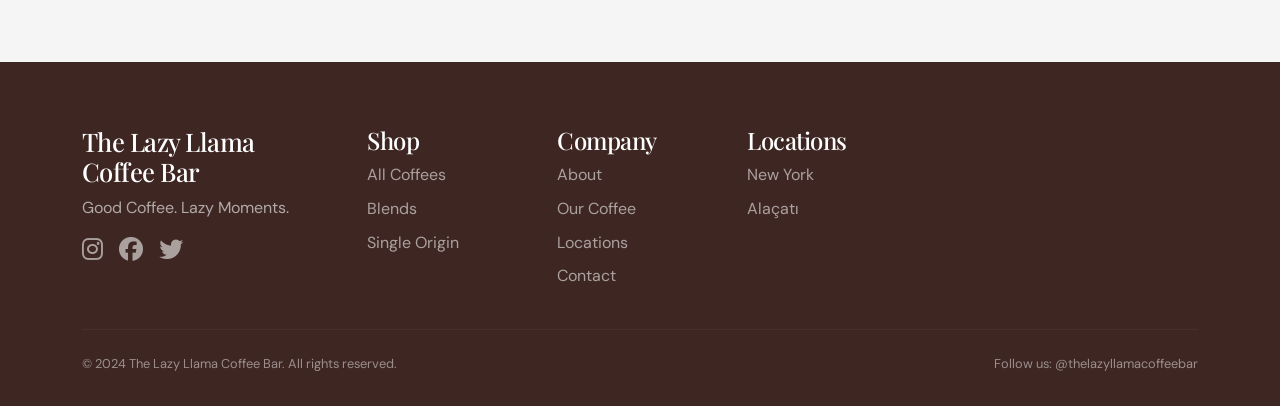
<file: our-coffee.html>
<!DOCTYPE html>
<html lang="en">
<head>
  <meta charset="UTF-8" />
  <meta name="viewport" content="width=device-width, initial-scale=1.0" />
  <title>Our Coffee - The Lazy Llama Coffee Bar</title>
  <!-- Bootstrap 5 -->
  <link href="https://cdn.jsdelivr.net/npm/bootstrap@5.3.2/dist/css/bootstrap.min.css" rel="stylesheet" />
  <!-- Font Awesome 6 (free) -->
  <link rel="stylesheet" href="https://cdnjs.cloudflare.com/ajax/libs/font-awesome/6.5.1/css/all.min.css" />
  <!-- Google Fonts -->
  <link rel="preconnect" href="https://fonts.googleapis.com" />
  <link rel="preconnect" href="https://fonts.gstatic.com" crossorigin />
  <link href="https://fonts.googleapis.com/css2?family=Playfair+Display:wght@400;600;700;900&family=DM+Sans:wght@300;400;500;600;700&display=swap" rel="stylesheet" />
  <style>
    /* ========================================
       COMPLETE CSS – THE LAZY LLAMA COFFEE BAR (Our Coffee)
       ======================================== */

    /* ===== 1. ROOT VARIABLES ===== */
    :root {
      --brown: #5D4037;
      --beige: #D7CCC8;
      --coral: #FF8A65;
      --white: #F5F5F5;
      --brown-dark: #3E2723;
      --brown-light: #795548;
      --beige-light: #E9E2DE;
      --beige-dark: #C8BBB5;
      --coral-dark: #F4511E;
      --text: #241C19;
      --text-muted: #746B67;
      --border: rgba(93,64,55,0.14);
      --white-pure: #FFFFFF;
      --font-serif: 'Playfair Display', Georgia, serif;
      --font-sans: 'DM Sans', -apple-system, BlinkMacSystemFont, 'Segoe UI', Roboto, sans-serif;
      --radius-sm: 8px;
      --radius-md: 16px;
      --radius-lg: 28px;
      --radius-pill: 999px;
      --shadow-sm: 0 8px 25px rgba(62,39,35,0.07);
      --shadow-md: 0 20px 50px rgba(62,39,35,0.12);
      --shadow-lg: 0 35px 80px rgba(62,39,35,0.16);
      --transition-smooth: cubic-bezier(0.22, 0.61, 0.36, 1);
    }

    /* ===== 2. RESET & BASE ===== */
    * { box-sizing: border-box; margin: 0; padding: 0; }
    body {
      background: var(--white);
      color: var(--text);
      font-family: var(--font-sans);
      font-size: clamp(1rem, 1.2vw, 1.15rem);
      line-height: 1.6;
      overflow-x: hidden;
      -webkit-font-smoothing: antialiased;
    }
    h1, h2, h3, h4, h5, .serif { font-family: var(--font-serif); letter-spacing: -0.02em; }
    a { text-decoration: none; color: inherit; }
    ul, ol { list-style: none; padding: 0; }

    ::selection { background: var(--coral); color: var(--white-pure); }
    :focus-visible { outline: 3px solid var(--coral); outline-offset: 3px; }

    /* ===== 3. BOOTSTRAP OVERRIDES ===== */
    .btn {
      font-family: var(--font-sans);
      font-weight: 600;
      text-transform: uppercase;
      letter-spacing: 0.08em;
      border-radius: var(--radius-pill);
      padding: 0.65rem 2rem;
      transition: all 0.35s ease;
      border-width: 2px;
    }
    .btn-primary {
      background: var(--brown);
      border-color: var(--brown);
      color: #fff;
    }
    .btn-primary:hover {
      background: var(--brown-dark);
      border-color: var(--brown-dark);
      transform: translateY(-2px) scale(1.02);
      box-shadow: var(--shadow-md);
    }
    .btn-secondary {
      background: var(--coral);
      border-color: var(--coral);
      color: #fff;
    }
    .btn-secondary:hover {
      background: var(--coral-dark);
      border-color: var(--coral-dark);
      transform: translateY(-2px);
    }
    .btn-outline-brown {
      background: transparent;
      border-color: var(--brown);
      color: var(--brown);
    }
    .btn-outline-brown:hover {
      background: var(--brown);
      color: #fff;
      transform: translateY(-2px);
    }
    .btn-light-brown {
      background: var(--white);
      border-color: var(--white);
      color: var(--brown);
    }
    .btn-light-brown:hover {
      background: var(--beige-light);
      border-color: var(--beige-light);
      transform: translateY(-2px);
    }

    .bg-coral { background: var(--coral); }
    .text-brown { color: var(--brown); }
    .text-coral { color: var(--coral); }

    /* ===== 4. SECTION BADGE ===== */
    .section-badge {
      display: inline-block;
      font-size: 0.75rem;
      font-weight: 600;
      text-transform: uppercase;
      letter-spacing: 0.15em;
      color: var(--coral);
      margin-bottom: 0.5rem;
      position: relative;
    }
    .section-badge::after {
      content: '';
      display: inline-block;
      width: 24px;
      height: 1px;
      background: var(--coral);
      margin-left: 12px;
      vertical-align: middle;
    }
    .section-header {
      max-width: 700px;
      margin-bottom: 3rem;
    }
    .section-header h2 {
      font-size: clamp(2.2rem, 5vw, 4rem);
      font-weight: 700;
    }
    .section-header p {
      color: var(--text-muted);
      font-weight: 300;
    }

    /* ===== 5. NAVBAR ===== */
    .navbar {
      background: rgba(245,245,245,0.85);
      backdrop-filter: blur(18px);
      -webkit-backdrop-filter: blur(18px);
      border-bottom: 1px solid var(--border);
      padding: 0.5rem 0;
    }
    .navbar-brand {
      font-family: var(--font-serif);
      font-weight: 700;
      font-size: 1.3rem;
      letter-spacing: -0.02em;
      color: var(--brown) !important;
    }
    .navbar-brand .nav-logo {
      font-size: 1.8rem;
      line-height: 1;
      margin-right: 6px;
    }
    .nav-link {
      font-size: 0.8rem;
      font-weight: 500;
      text-transform: uppercase;
      letter-spacing: 0.08em;
      color: var(--text-muted) !important;
      padding: 0.5rem 0.8rem !important;
      position: relative;
      transition: color 0.3s ease;
    }
    .nav-link::after {
      content: '';
      position: absolute;
      bottom: 2px;
      left: 0.8rem;
      width: 0;
      height: 2px;
      background: var(--coral);
      transition: width 0.4s ease;
    }
    .nav-link:hover, .nav-link.active {
      color: var(--brown) !important;
    }
    .nav-link:hover::after, .nav-link.active::after {
      width: calc(100% - 1.6rem);
    }
    .navbar .nav-actions a {
      font-size: 1.2rem;
      color: var(--text-muted);
      transition: color 0.3s;
      position: relative;
      margin-left: 6px;
    }
    .navbar .nav-actions a:hover { color: var(--brown); }
    .cart-count, .wishlist-count {
      position: absolute;
      top: -6px;
      right: -6px;
      font-size: 0.6rem;
      font-weight: 600;
      background: var(--coral);
      color: #fff;
      border-radius: 50%;
      width: 18px;
      height: 18px;
      display: flex;
      align-items: center;
      justify-content: center;
      font-family: var(--font-sans);
    }
    .nav-cta {
      font-size: 0.75rem !important;
      padding: 0.4rem 1.2rem !important;
      min-height: 38px;
      margin-left: 10px;
    }

    /* ===== 6. PAGE HERO ===== */
    .page-hero {
      padding: 4rem 0;
      background: var(--beige-light);
      text-align: center;
      position: relative;
      overflow: hidden;
    }
    .page-hero h1 {
      font-size: clamp(2.8rem, 6vw, 4.5rem);
      animation: fadeInUp 0.8s var(--transition-smooth);
    }
    .page-hero p {
      font-size: clamp(1rem, 1.2vw, 1.2rem);
      color: var(--text-muted);
      max-width: 600px;
      margin: 0 auto;
      animation: fadeInUp 0.8s var(--transition-smooth) 0.2s both;
    }
    .page-hero .hero-llama {
      font-size: 5rem;
      color: var(--brown-light);
      opacity: 0.06;
      position: absolute;
      right: 5%;
      top: 50%;
      transform: translateY(-50%);
      pointer-events: none;
    }

    /* ===== 7. ORIGIN CARDS (3D) ===== */
    .origin-card-3d {
      border: 1px solid var(--border);
      border-radius: var(--radius-lg);
      overflow: hidden;
      background: #fff;
      height: 100%;
      transition: transform 0.6s cubic-bezier(.22,.61,.36,1),
                  box-shadow 0.6s ease;
      transform-style: preserve-3d;
      perspective: 800px;
    }
    .origin-card-3d:hover {
      transform: translateY(-10px) rotateX(2deg) rotateY(3deg);
      box-shadow: var(--shadow-lg);
    }
    .origin-card-3d .origin-header {
      padding: 1.5rem;
      background: var(--beige-light);
      text-align: center;
      min-height: 120px;
      display: flex;
      align-items: center;
      justify-content: center;
      font-size: 3rem;
      transition: transform 0.6s ease;
    }
    .origin-card-3d:hover .origin-header {
      transform: scale(1.04);
    }
    .origin-card-3d .origin-header i {
      font-size: 3.5rem;
      color: var(--brown-light);
      filter: drop-shadow(0 4px 15px rgba(62,39,35,0.1));
      transition: transform 0.6s ease;
    }
    .origin-card-3d:hover .origin-header i {
      transform: rotate(-8deg) scale(1.1);
    }
    .origin-card-3d .origin-body {
      padding: 1.5rem;
    }
    .origin-card-3d .origin-body h3 {
      font-size: 1.6rem;
      font-family: var(--font-serif);
      margin-bottom: 0.5rem;
    }
    .origin-card-3d .origin-body p {
      color: var(--text-muted);
      font-size: 0.95rem;
      margin-bottom: 1rem;
    }
    .origin-card-3d .origin-body .flavor-tag {
      display: inline-block;
      padding: 0.2rem 0.8rem;
      border-radius: var(--radius-pill);
      background: var(--beige-light);
      font-size: 0.75rem;
      color: var(--brown);
      margin-right: 0.3rem;
      margin-bottom: 0.3rem;
      font-weight: 500;
      transition: all 0.3s ease;
    }
    .origin-card-3d .origin-body .flavor-tag:hover {
      background: var(--brown);
      color: #fff;
      transform: scale(1.05);
    }

    /* ===== 8. ROASTING STEPS (3D) ===== */
    .step-card {
      text-align: center;
      padding: 1.5rem 1rem;
      background: #fff;
      border-radius: var(--radius-md);
      border: 1px solid var(--border);
      height: 100%;
      transition: transform 0.5s cubic-bezier(.22,.61,.36,1),
                  box-shadow 0.5s ease;
      transform-style: preserve-3d;
      perspective: 500px;
    }
    .step-card:hover {
      transform: translateY(-8px) rotateX(2deg) rotateY(2deg);
      box-shadow: var(--shadow-md);
    }
    .step-card .step-number {
      font-family: var(--font-serif);
      font-size: 2.8rem;
      font-weight: 700;
      color: var(--coral);
      display: block;
      margin-bottom: 0.3rem;
      transition: transform 0.4s ease;
    }
    .step-card:hover .step-number {
      transform: scale(1.1);
    }
    .step-card h5 {
      font-size: 1.1rem;
      font-weight: 600;
      margin-bottom: 0.3rem;
    }
    .step-card p {
      font-size: 0.9rem;
      color: var(--text-muted);
      margin-bottom: 0;
    }

    /* ===== 9. FLAVOR CARDS (3D) ===== */
    .flavor-card-3d {
      text-align: center;
      padding: 1.25rem 0.75rem;
      background: #fff;
      border-radius: var(--radius-md);
      border: 1px solid var(--border);
      height: 100%;
      transition: transform 0.5s cubic-bezier(.22,.61,.36,1),
                  box-shadow 0.5s ease;
      transform-style: preserve-3d;
      perspective: 500px;
    }
    .flavor-card-3d:hover {
      transform: translateY(-6px) rotateX(2deg) rotateY(-2deg);
      box-shadow: var(--shadow-sm);
    }
    .flavor-card-3d .flavor-icon {
      font-size: 2.2rem;
      display: block;
      margin-bottom: 0.3rem;
      transition: transform 0.4s ease;
      color: var(--brown-light);
    }
    .flavor-card-3d:hover .flavor-icon {
      transform: scale(1.15) rotate(-10deg);
    }
    .flavor-card-3d h6 {
      font-size: 1rem;
      font-weight: 600;
      margin-bottom: 0.2rem;
    }
    .flavor-card-3d p {
      font-size: 0.8rem;
      color: var(--text-muted);
      margin-bottom: 0;
    }

    /* ===== 10. BREW METHODS (3D) ===== */
    .brew-method-3d {
      padding: 1.5rem;
      background: #fff;
      border-radius: var(--radius-md);
      border: 1px solid var(--border);
      height: 100%;
      transition: transform 0.5s cubic-bezier(.22,.61,.36,1),
                  box-shadow 0.5s ease;
      transform-style: preserve-3d;
      perspective: 600px;
    }
    .brew-method-3d:hover {
      transform: translateY(-6px) rotateX(2deg) rotateY(-2deg);
      box-shadow: var(--shadow-md);
    }
    .brew-method-3d h3 {
      font-size: 1.2rem;
      font-family: var(--font-serif);
      margin-bottom: 0.3rem;
    }
    .brew-method-3d h3 i {
      color: var(--brown-light);
      margin-right: 0.5rem;
      transition: transform 0.4s ease;
    }
    .brew-method-3d:hover h3 i {
      transform: rotate(-10deg) scale(1.1);
    }
    .brew-method-3d > p {
      color: var(--text-muted);
      font-size: 0.95rem;
      margin-bottom: 0.75rem;
    }
    .brew-method-3d ul {
      list-style: disc;
      padding-left: 1.2rem;
      color: var(--text-muted);
      font-size: 0.9rem;
    }
    .brew-method-3d ul li {
      margin-bottom: 0.2rem;
    }

    /* ===== 11. FAQ (3D) ===== */
    .faq-item {
      border-bottom: 1px solid var(--border);
      padding: 0.5rem 0;
    }
    .faq-item:last-child {
      border-bottom: none;
    }
    .faq-question {
      width: 100%;
      display: flex;
      justify-content: space-between;
      align-items: center;
      padding: 0.75rem 0;
      font-size: 1.05rem;
      font-weight: 600;
      text-align: left;
      background: none;
      border: none;
      color: var(--brown);
      transition: color 0.3s ease;
      font-family: var(--font-sans);
    }
    .faq-question:hover {
      color: var(--coral);
    }
    .faq-question span {
      font-size: 1.4rem;
      transition: transform 0.3s ease;
      color: var(--coral);
    }
    .faq-question.active span {
      transform: rotate(45deg);
    }
    .faq-answer {
      max-height: 0;
      overflow: hidden;
      transition: max-height 0.4s ease, padding 0.4s ease;
      color: var(--text-muted);
      font-size: 0.95rem;
    }
    .faq-answer p {
      padding: 0 0 1rem 0;
      margin: 0;
    }

    /* ===== 12. FOOTER ===== */
    .footer {
      background: var(--brown-dark);
      color: rgba(255,255,255,0.8);
      padding: 4rem 0 2rem;
    }
    .footer h3 { color: #fff; font-size: 1.6rem; }
    .footer a { opacity: 0.7; transition: opacity 0.3s, color 0.3s; }
    .footer a:hover { opacity: 1; color: var(--coral); }
    .footer .footer-links ul { padding: 0; list-style: none; }
    .footer .footer-links ul li { margin-bottom: 0.5rem; }
    .footer-bottom {
      border-top: 1px solid rgba(255,255,255,0.08);
      padding-top: 1.5rem;
      font-size: 0.8rem;
      opacity: 0.6;
    }

    /* ===== 13. ANIMATIONS ===== */
    @keyframes fadeInUp {
      from { opacity: 0; transform: translateY(30px); }
      to { opacity: 1; transform: translateY(0); }
    }

    /* ===== 14. RESPONSIVE ===== */
    @media (max-width: 992px) {
      .origin-card-3d .origin-header { min-height: 100px; }
    }
    @media (max-width: 768px) {
      .page-hero { padding: 2.5rem 0; }
      .page-hero .hero-llama { display: none; }
      .origin-card-3d .origin-header { min-height: 80px; font-size: 2.5rem; }
      .origin-card-3d .origin-header i { font-size: 2.8rem; }
      .step-card .step-number { font-size: 2.2rem; }
      .flavor-card-3d .flavor-icon { font-size: 1.8rem; }
      .footer .row { text-align: center; }
    }
    @media (max-width: 576px) {
      .origin-card-3d .origin-body { padding: 1rem; }
      .brew-method-3d { padding: 1rem; }
      .faq-question { font-size: 0.95rem; }
    }
  </style>
</head>
<body>

<!-- ===== NAVBAR ===== -->
<nav class="navbar navbar-expand-lg sticky-top">
  <div class="container">
    <a class="navbar-brand" href="index.html">
      <i class="fas fa-otter text-brown fs-2 me-2"></i> Lazy Llama
    </a>
    <button class="navbar-toggler border-0" type="button" data-bs-toggle="collapse" data-bs-target="#navLinks" aria-controls="navLinks" aria-expanded="false" aria-label="Toggle navigation">
      <span class="navbar-toggler-icon"></span>
    </button>
    <div class="collapse navbar-collapse" id="navLinks">
      <ul class="navbar-nav mx-auto mb-2 mb-lg-0">
        <li class="nav-item"><a class="nav-link" href="index.html">Home</a></li>
        <li class="nav-item"><a class="nav-link" href="shop.html">Shop</a></li>
        <li class="nav-item"><a class="nav-link active" href="our-coffee.html">Our Coffee</a></li>
        <li class="nav-item"><a class="nav-link" href="about.html">About</a></li>
        <li class="nav-item"><a class="nav-link" href="locations.html">Locations</a></li>
        <li class="nav-item"><a class="nav-link" href="contact.html">Contact</a></li>
      </ul>
      <div class="d-flex align-items-center gap-2">
        <a href="#" class="text-muted"><i class="fas fa-search"></i></a>
        <a href="account.html" class="text-muted"><i class="fas fa-user"></i></a>
        <a href="wishlist.html" class="text-muted position-relative">
          <i class="fas fa-heart"></i>
          <span class="position-absolute top-0 start-100 translate-middle badge rounded-pill bg-coral" style="font-size:0.6rem;">0</span>
        </a>
        <a href="cart.html" class="text-muted position-relative">
          <i class="fas fa-shopping-bag"></i>
          <span class="position-absolute top-0 start-100 translate-middle badge rounded-pill bg-coral" style="font-size:0.6rem;">0</span>
        </a>
        <a href="checkout.html" class="btn btn-primary btn-sm">Order Coffee</a>
      </div>
    </div>
  </div>
</nav>

<!-- ===== PAGE HERO ===== -->
<section class="page-hero">
  <div class="container">
    <h1>Our Coffee</h1>
    <p>From seed to cup – discover the journey of our exceptional coffee</p>
    <div class="hero-llama"><i class="fas fa-otter"></i></div>
  </div>
</section>

<!-- ===== ORIGINS SECTION ===== -->
<section class="py-5">
  <div class="container">
    <div class="section-header">
      <span class="section-badge">Origins</span>
      <h2>Where Our Coffee Comes From</h2>
      <p>We source our coffee from the finest growing regions around the world</p>
    </div>
    <div class="row g-4">
      <!-- Ethiopia -->
      <div class="col-lg-4">
        <div class="origin-card-3d">
          <div class="origin-header">
            <i class="fas fa-globe-africa"></i>
          </div>
          <div class="origin-body">
            <h3>Ethiopia</h3>
            <p>The birthplace of coffee. Our Ethiopian beans are known for their bright, fruity, and complex flavor profiles with notes of blueberry, jasmine, and citrus.</p>
            <span class="flavor-tag">Fruity</span>
            <span class="flavor-tag">Bright</span>
            <span class="flavor-tag">Complex</span>
          </div>
        </div>
      </div>
      <!-- Colombia -->
      <div class="col-lg-4">
        <div class="origin-card-3d">
          <div class="origin-header">
            <i class="fas fa-mountain"></i>
          </div>
          <div class="origin-body">
            <h3>Colombia</h3>
            <p>Colombian coffee is renowned for its balanced, rich, and smooth character. Expect notes of chocolate, caramel, and nutty undertones with a medium body.</p>
            <span class="flavor-tag">Balanced</span>
            <span class="flavor-tag">Rich</span>
            <span class="flavor-tag">Smooth</span>
          </div>
        </div>
      </div>
      <!-- Guatemala -->
      <div class="col-lg-4">
        <div class="origin-card-3d">
          <div class="origin-header">
            <i class="fas fa-volcano"></i>
          </div>
          <div class="origin-body">
            <h3>Guatemala</h3>
            <p>Guatemalan coffee offers a distinct chocolatey, full-bodied profile with subtle spice notes. Grown at high altitudes, these beans develop exceptional complexity.</p>
            <span class="flavor-tag">Chocolate</span>
            <span class="flavor-tag">Full-bodied</span>
            <span class="flavor-tag">Spicy</span>
          </div>
        </div>
      </div>
    </div>
  </div>
</section>

<!-- ===== ROASTING PROCESS ===== -->
<section class="py-5 bg-light">
  <div class="container">
    <div class="section-header">
      <span class="section-badge">Roasting</span>
      <h2>The Art of Roasting</h2>
      <p>Every bean is roasted to perfection to unlock its unique flavor potential</p>
    </div>
    <div class="row g-4">
      <div class="col-md-3">
        <div class="step-card">
          <span class="step-number">01</span>
          <h5>Sourcing</h5>
          <p>We work directly with farmers to source the highest quality beans.</p>
        </div>
      </div>
      <div class="col-md-3">
        <div class="step-card">
          <span class="step-number">02</span>
          <h5>Sorting</h5>
          <p>Each bean is carefully sorted to ensure only the best make it to roasting.</p>
        </div>
      </div>
      <div class="col-md-3">
        <div class="step-card">
          <span class="step-number">03</span>
          <h5>Roasting</h5>
          <p>Small-batch roasting allows us to highlight the unique characteristics of each origin.</p>
        </div>
      </div>
      <div class="col-md-3">
        <div class="step-card">
          <span class="step-number">04</span>
          <h5>Cupping</h5>
          <p>Every batch is taste-tested to ensure consistency and exceptional quality.</p>
        </div>
      </div>
    </div>
  </div>
</section>

<!-- ===== FLAVOR PROFILES ===== -->
<section class="py-5">
  <div class="container">
    <div class="section-header">
      <span class="section-badge">Flavors</span>
      <h2>Flavor Profiles</h2>
      <p>Explore the diverse flavor profiles in our coffee collection</p>
    </div>
    <div class="row g-3">
      <div class="col-6 col-md-4 col-lg-2">
        <div class="flavor-card-3d">
          <span class="flavor-icon"><i class="fas fa-candy-cane"></i></span>
          <h6>Chocolatey</h6>
          <p>Rich cocoa notes</p>
        </div>
      </div>
      <div class="col-6 col-md-4 col-lg-2">
        <div class="flavor-card-3d">
          <span class="flavor-icon"><i class="fas fa-lemon"></i></span>
          <h6>Citrus</h6>
          <p>Bright, zesty</p>
        </div>
      </div>
      <div class="col-6 col-md-4 col-lg-2">
        <div class="flavor-card-3d">
          <span class="flavor-icon"><i class="fas fa-seedling"></i></span>
          <h6>Nutty</h6>
          <p>Warm, roasted</p>
        </div>
      </div>
      <div class="col-6 col-md-4 col-lg-2">
        <div class="flavor-card-3d">
          <span class="flavor-icon"><i class="fas fa-flower"></i></span>
          <h6>Floral</h6>
          <p>Delicate, elegant</p>
        </div>
      </div>
      <div class="col-6 col-md-4 col-lg-2">
        <div class="flavor-card-3d">
          <span class="flavor-icon"><i class="fas fa-droplet"></i></span>
          <h6>Sweet</h6>
          <p>Caramel, honey</p>
        </div>
      </div>
      <div class="col-6 col-md-4 col-lg-2">
        <div class="flavor-card-3d">
          <span class="flavor-icon"><i class="fas fa-pepper-hot"></i></span>
          <h6>Spicy</h6>
          <p>Complex, depth</p>
        </div>
      </div>
    </div>
  </div>
</section>

<!-- ===== BREWING GUIDE ===== -->
<section class="py-5 bg-light">
  <div class="container">
    <div class="section-header">
      <span class="section-badge">Brew Guide</span>
      <h2>How to Brew the Perfect Cup</h2>
      <p>Learn the art of brewing coffee like a professional</p>
    </div>
    <div class="row g-4">
      <div class="col-md-4">
        <div class="brew-method-3d">
          <h3><i class="fas fa-mug-saucer"></i> Pour Over</h3>
          <p>For a clean, bright cup that highlights delicate flavors</p>
          <ul>
            <li>Use 15g coffee per 250ml water</li>
            <li>Water temperature: 92-96°C</li>
            <li>Bloom for 30 seconds</li>
            <li>Total brew time: 2-3 minutes</li>
          </ul>
        </div>
      </div>
      <div class="col-md-4">
        <div class="brew-method-3d">
          <h3><i class="fas fa-wine-bottle"></i> French Press</h3>
          <p>For a full-bodied, rich cup with robust flavors</p>
          <ul>
            <li>Use 15g coffee per 250ml water</li>
            <li>Water temperature: 90-95°C</li>
            <li>Steep for 4 minutes</li>
            <li>Press and serve immediately</li>
          </ul>
        </div>
      </div>
      <div class="col-md-4">
        <div class="brew-method-3d">
          <h3><i class="fas fa-bolt"></i> Espresso</h3>
          <p>For a concentrated, intense shot of coffee</p>
          <ul>
            <li>Use 18g coffee for double shot</li>
            <li>Extraction time: 25-30 seconds</li>
            <li>Yield: 36-40ml</li>
            <li>Best with freshly ground beans</li>
          </ul>
        </div>
      </div>
    </div>
  </div>
</section>

<!-- ===== FAQ ===== -->
<section class="py-5">
  <div class="container">
    <div class="section-header">
      <span class="section-badge">FAQ</span>
      <h2>Common Questions</h2>
    </div>
    <div class="row justify-content-center">
      <div class="col-lg-8">
        <div class="faq-item">
          <button class="faq-question" onclick="toggleFAQ(this)">
            What makes your coffee special? <span>+</span>
          </button>
          <div class="faq-answer">
            <p>We source only the highest quality specialty beans from the world's best growing regions. Our small-batch roasting process allows us to highlight the unique characteristics of each origin, resulting in exceptional flavor profiles.</p>
          </div>
        </div>
        <div class="faq-item">
          <button class="faq-question" onclick="toggleFAQ(this)">
            How fresh is your coffee? <span>+</span>
          </button>
          <div class="faq-answer">
            <p>We roast our coffee in small batches and ship it within 48 hours of roasting to ensure maximum freshness and flavor.</p>
          </div>
        </div>
        <div class="faq-item">
          <button class="faq-question" onclick="toggleFAQ(this)">
            Do you offer subscriptions? <span>+</span>
          </button>
          <div class="faq-answer">
            <p>Yes! We offer flexible subscription plans that deliver fresh coffee to your door on your schedule. Choose your favorite beans, frequency, and quantity.</p>
          </div>
        </div>
        <div class="faq-item">
          <button class="faq-question" onclick="toggleFAQ(this)">
            What's the best way to store coffee? <span>+</span>
          </button>
          <div class="faq-answer">
            <p>Store your coffee in an airtight container in a cool, dark place. Avoid refrigeration as moisture can damage the beans. For best results, use within 2-3 weeks of opening.</p>
          </div>
        </div>
      </div>
    </div>
  </div>
</section>

<!-- ===== FOOTER ===== -->
<footer class="footer">
  <div class="container">
    <div class="row g-4">
      <div class="col-md-6 col-lg-3">
        <h3>The Lazy Llama<br>Coffee Bar</h3>
        <p class="opacity-75">Good Coffee. Lazy Moments.</p>
        <div class="d-flex gap-3">
          <a href="#" aria-label="Instagram"><i class="fab fa-instagram fs-4"></i></a>
          <a href="#" aria-label="Facebook"><i class="fab fa-facebook fs-4"></i></a>
          <a href="#" aria-label="Twitter"><i class="fab fa-twitter fs-4"></i></a>
        </div>
      </div>
      <div class="col-6 col-md-3 col-lg-2 footer-links"><h4 class="text-white">Shop</h4><ul><li><a href="shop.html">All Coffees</a></li><li><a href="shop.html">Blends</a></li><li><a href="shop.html">Single Origin</a></li></ul></div>
      <div class="col-6 col-md-3 col-lg-2 footer-links"><h4 class="text-white">Company</h4><ul><li><a href="about.html">About</a></li><li><a href="our-coffee.html">Our Coffee</a></li><li><a href="locations.html">Locations</a></li><li><a href="contact.html">Contact</a></li></ul></div>
      <div class="col-6 col-md-3 col-lg-2 footer-links"><h4 class="text-white">Locations</h4><ul><li><a href="locations.html">New York</a></li><li><a href="locations.html">Alaçatı</a></li></ul></div>
    </div>
    <div class="footer-bottom d-flex flex-column flex-md-row justify-content-between mt-4">
      <span>&copy; 2024 The Lazy Llama Coffee Bar. All rights reserved.</span>
      <span>Follow us: @thelazyllamacoffeebar</span>
    </div>
  </div>
</footer>

<!-- Bootstrap JS -->
<script src="https://cdn.jsdelivr.net/npm/bootstrap@5.3.2/dist/js/bootstrap.bundle.min.js"></script>

<!-- FAQ Toggle Script -->
<script>
  function toggleFAQ(button) {
    const answer = button.nextElementSibling;
    const isOpen = answer.style.maxHeight && answer.style.maxHeight !== '0px';

    // Close all other FAQ items
    document.querySelectorAll('.faq-answer').forEach(el => {
      if (el !== answer) {
        el.style.maxHeight = '0px';
        el.previousElementSibling.classList.remove('active');
      }
    });

    if (isOpen) {
      answer.style.maxHeight = '0px';
      button.classList.remove('active');
    } else {
      answer.style.maxHeight = answer.scrollHeight + 'px';
      button.classList.add('active');
    }
  }

  // Open first FAQ item by default
  document.addEventListener('DOMContentLoaded', function() {
    const firstQuestion = document.querySelector('.faq-question');
    if (firstQuestion) {
      setTimeout(() => {
        firstQuestion.click();
      }, 300);
    }
  });
</script>
</body>
</html>
</file>
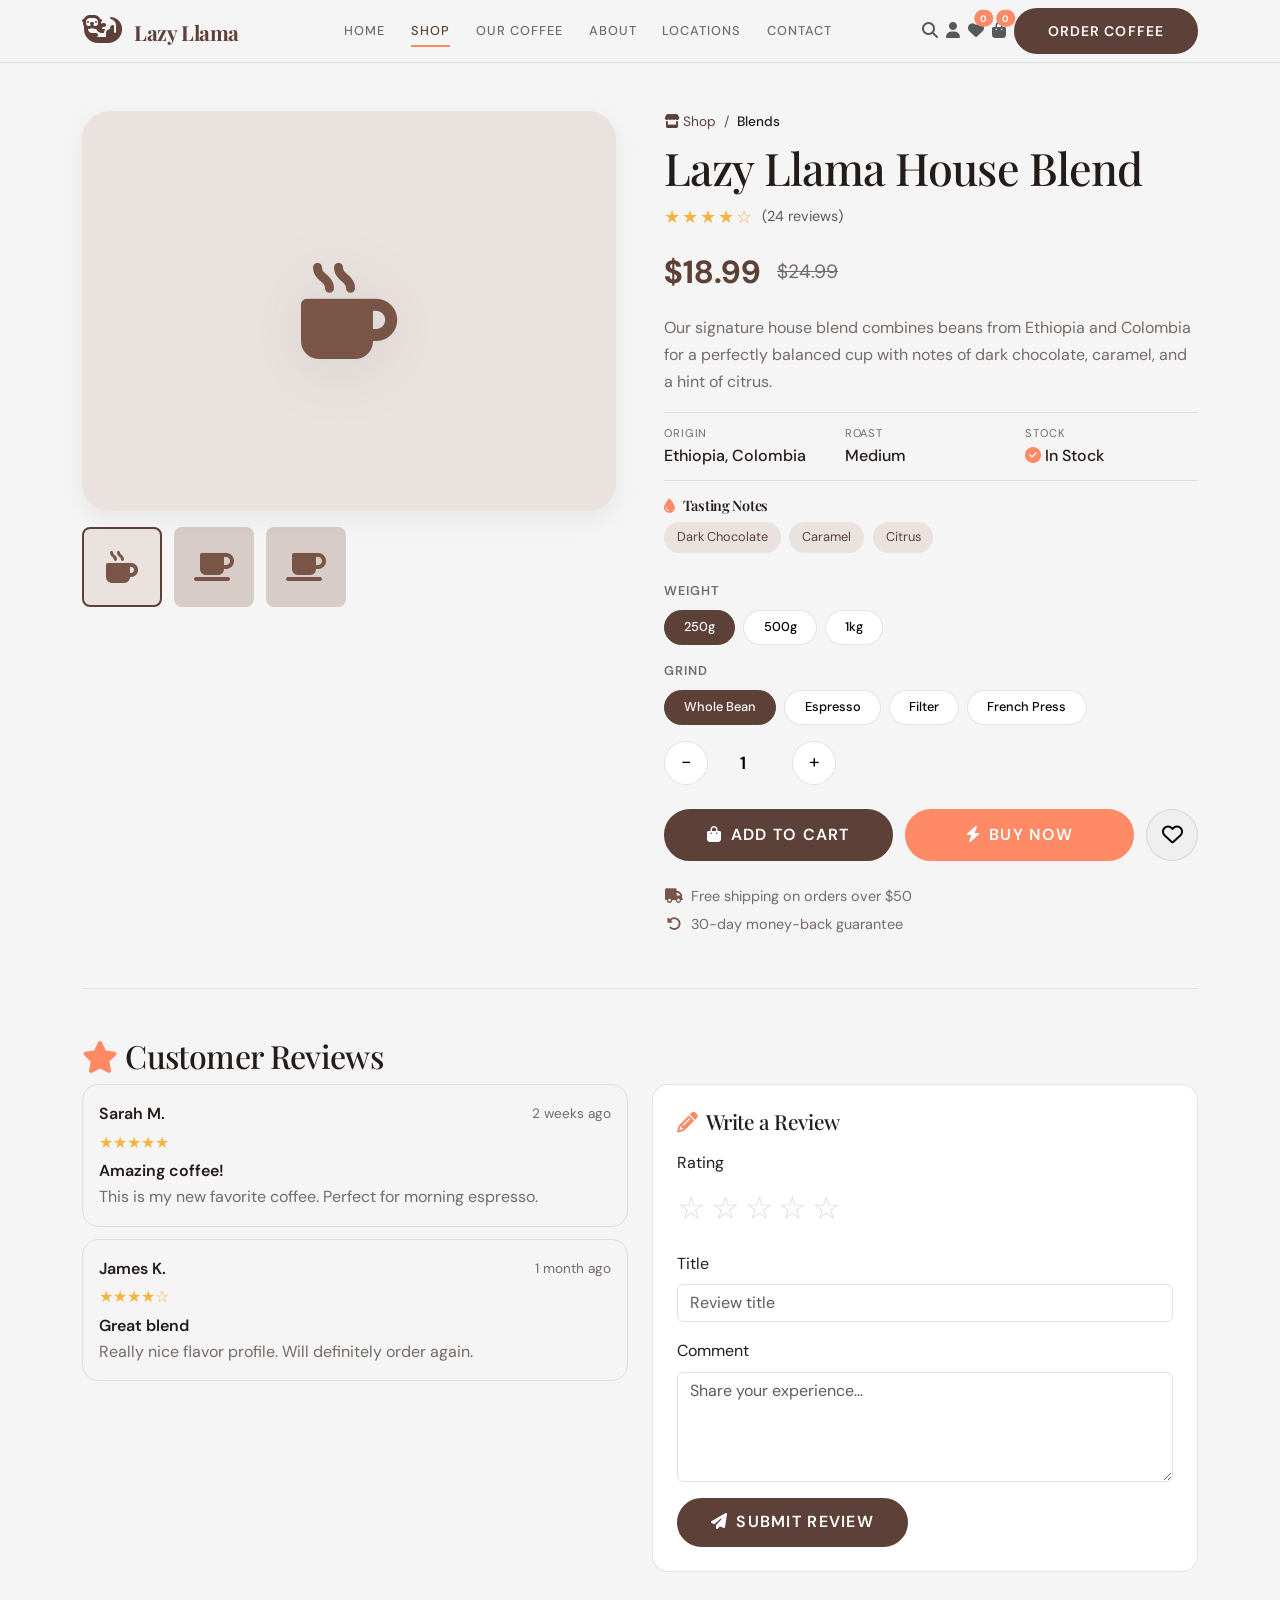
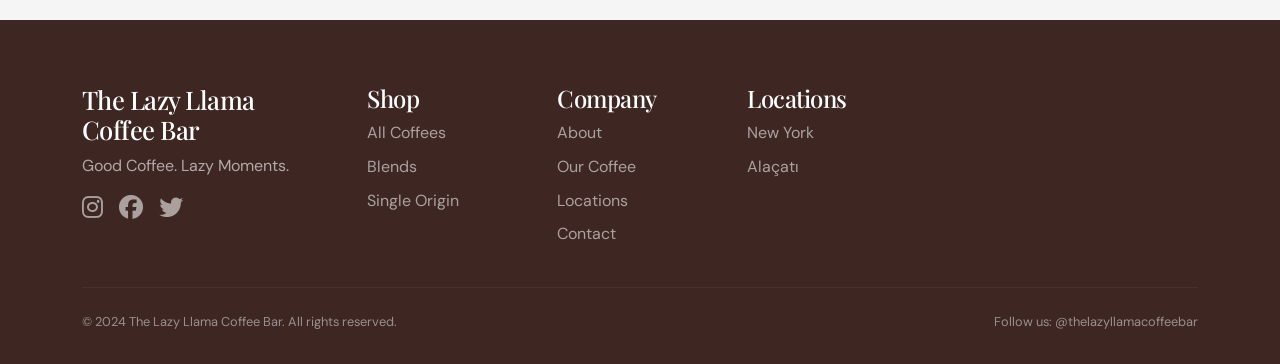
<file: product.html>
<!DOCTYPE html>
<html lang="en">
<head>
  <meta charset="UTF-8" />
  <meta name="viewport" content="width=device-width, initial-scale=1.0" />
  <title>Product - The Lazy Llama Coffee Bar</title>
  <!-- Bootstrap 5 -->
  <link href="https://cdn.jsdelivr.net/npm/bootstrap@5.3.2/dist/css/bootstrap.min.css" rel="stylesheet" />
  <!-- Font Awesome 6 (free) -->
  <link rel="stylesheet" href="https://cdnjs.cloudflare.com/ajax/libs/font-awesome/6.5.1/css/all.min.css" />
  <!-- Google Fonts -->
  <link rel="preconnect" href="https://fonts.googleapis.com" />
  <link rel="preconnect" href="https://fonts.gstatic.com" crossorigin />
  <link href="https://fonts.googleapis.com/css2?family=Playfair+Display:wght@400;600;700;900&family=DM+Sans:wght@300;400;500;600;700&display=swap" rel="stylesheet" />
  <style>
    /* ========================================
       COMPLETE CSS – THE LAZY LLAMA COFFEE BAR (Product)
       ======================================== */

    /* ===== 1. ROOT VARIABLES ===== */
    :root {
      --brown: #5D4037;
      --beige: #D7CCC8;
      --coral: #FF8A65;
      --white: #F5F5F5;
      --brown-dark: #3E2723;
      --brown-light: #795548;
      --beige-light: #E9E2DE;
      --beige-dark: #C8BBB5;
      --coral-dark: #F4511E;
      --text: #241C19;
      --text-muted: #746B67;
      --border: rgba(93,64,55,0.14);
      --white-pure: #FFFFFF;
      --font-serif: 'Playfair Display', Georgia, serif;
      --font-sans: 'DM Sans', -apple-system, BlinkMacSystemFont, 'Segoe UI', Roboto, sans-serif;
      --radius-sm: 8px;
      --radius-md: 16px;
      --radius-lg: 28px;
      --radius-pill: 999px;
      --shadow-sm: 0 8px 25px rgba(62,39,35,0.07);
      --shadow-md: 0 20px 50px rgba(62,39,35,0.12);
      --shadow-lg: 0 35px 80px rgba(62,39,35,0.16);
      --transition-smooth: cubic-bezier(0.22, 0.61, 0.36, 1);
    }

    /* ===== 2. RESET & BASE ===== */
    * { box-sizing: border-box; margin: 0; padding: 0; }
    body {
      background: var(--white);
      color: var(--text);
      font-family: var(--font-sans);
      font-size: clamp(1rem, 1.2vw, 1.15rem);
      line-height: 1.6;
      overflow-x: hidden;
      -webkit-font-smoothing: antialiased;
    }
    h1, h2, h3, h4, h5, .serif { font-family: var(--font-serif); letter-spacing: -0.02em; }
    a { text-decoration: none; color: inherit; }
    ul, ol { list-style: none; padding: 0; }

    ::selection { background: var(--coral); color: var(--white-pure); }
    :focus-visible { outline: 3px solid var(--coral); outline-offset: 3px; }

    /* ===== 3. BOOTSTRAP OVERRIDES ===== */
    .btn {
      font-family: var(--font-sans);
      font-weight: 600;
      text-transform: uppercase;
      letter-spacing: 0.08em;
      border-radius: var(--radius-pill);
      padding: 0.65rem 2rem;
      transition: all 0.35s ease;
      border-width: 2px;
    }
    .btn-primary {
      background: var(--brown);
      border-color: var(--brown);
      color: #fff;
    }
    .btn-primary:hover {
      background: var(--brown-dark);
      border-color: var(--brown-dark);
      transform: translateY(-2px) scale(1.02);
      box-shadow: var(--shadow-md);
    }
    .btn-secondary {
      background: var(--coral);
      border-color: var(--coral);
      color: #fff;
    }
    .btn-secondary:hover {
      background: var(--coral-dark);
      border-color: var(--coral-dark);
      transform: translateY(-2px);
    }
    .btn-outline-brown {
      background: transparent;
      border-color: var(--brown);
      color: var(--brown);
    }
    .btn-outline-brown:hover {
      background: var(--brown);
      color: #fff;
      transform: translateY(-2px);
    }
    .btn-outline-secondary {
      background: transparent;
      border-color: var(--border);
      color: var(--text-muted);
    }
    .btn-outline-secondary:hover {
      background: var(--beige-light);
      border-color: var(--brown);
      color: var(--brown);
      transform: translateY(-2px);
    }

    .bg-coral { background: var(--coral); }
    .text-brown { color: var(--brown); }
    .text-coral { color: var(--coral); }

    /* ===== 4. NAVBAR ===== */
    .navbar {
      background: rgba(245,245,245,0.85);
      backdrop-filter: blur(18px);
      -webkit-backdrop-filter: blur(18px);
      border-bottom: 1px solid var(--border);
      padding: 0.5rem 0;
    }
    .navbar-brand {
      font-family: var(--font-serif);
      font-weight: 700;
      font-size: 1.3rem;
      letter-spacing: -0.02em;
      color: var(--brown) !important;
    }
    .navbar-brand .nav-logo {
      font-size: 1.8rem;
      line-height: 1;
      margin-right: 6px;
    }
    .nav-link {
      font-size: 0.8rem;
      font-weight: 500;
      text-transform: uppercase;
      letter-spacing: 0.08em;
      color: var(--text-muted) !important;
      padding: 0.5rem 0.8rem !important;
      position: relative;
      transition: color 0.3s ease;
    }
    .nav-link::after {
      content: '';
      position: absolute;
      bottom: 2px;
      left: 0.8rem;
      width: 0;
      height: 2px;
      background: var(--coral);
      transition: width 0.4s ease;
    }
    .nav-link:hover, .nav-link.active {
      color: var(--brown) !important;
    }
    .nav-link:hover::after, .nav-link.active::after {
      width: calc(100% - 1.6rem);
    }
    .navbar .nav-actions a {
      font-size: 1.2rem;
      color: var(--text-muted);
      transition: color 0.3s;
      position: relative;
      margin-left: 6px;
    }
    .navbar .nav-actions a:hover { color: var(--brown); }
    .cart-count, .wishlist-count {
      position: absolute;
      top: -6px;
      right: -6px;
      font-size: 0.6rem;
      font-weight: 600;
      background: var(--coral);
      color: #fff;
      border-radius: 50%;
      width: 18px;
      height: 18px;
      display: flex;
      align-items: center;
      justify-content: center;
      font-family: var(--font-sans);
    }
    .nav-cta {
      font-size: 0.75rem !important;
      padding: 0.4rem 1.2rem !important;
      min-height: 38px;
      margin-left: 10px;
    }

    /* ===== 5. BREADCRUMB ===== */
    .breadcrumb {
      background: transparent;
      padding: 0;
      margin-bottom: 0.5rem;
    }
    .breadcrumb-item {
      font-size: 0.85rem;
      color: var(--text-muted);
    }
    .breadcrumb-item a {
      color: var(--brown);
      transition: color 0.3s ease;
    }
    .breadcrumb-item a:hover {
      color: var(--coral);
    }
    .breadcrumb-item.active {
      color: var(--text);
      font-weight: 500;
    }
    .breadcrumb-item + .breadcrumb-item::before {
      content: '/';
      color: var(--text-muted);
    }

    /* ===== 6. PRODUCT GALLERY (3D) ===== */
    .product-gallery {
      position: relative;
    }
    .product-main-image {
      background: var(--beige-light);
      border-radius: var(--radius-lg);
      min-height: 400px;
      display: flex;
      align-items: center;
      justify-content: center;
      font-size: 6rem;
      color: var(--brown-light);
      transition: transform 0.6s cubic-bezier(.22,.61,.36,1),
                  box-shadow 0.6s ease;
      transform-style: preserve-3d;
      perspective: 800px;
      overflow: hidden;
      box-shadow: var(--shadow-sm);
    }
    .product-main-image:hover {
      transform: rotateX(2deg) rotateY(3deg) scale(1.02);
      box-shadow: var(--shadow-md);
    }
    .product-main-image i {
      filter: drop-shadow(0 8px 30px rgba(62,39,35,0.1));
      transition: transform 0.6s ease;
    }
    .product-main-image:hover i {
      transform: rotate(-5deg) scale(1.05);
    }

    .product-thumbnails {
      display: flex;
      gap: 0.75rem;
      margin-top: 1rem;
    }
    .product-thumbnail {
      width: 80px;
      height: 80px;
      border-radius: var(--radius-sm);
      background: var(--beige);
      display: flex;
      align-items: center;
      justify-content: center;
      font-size: 2rem;
      color: var(--brown-light);
      cursor: pointer;
      border: 2px solid transparent;
      transition: all 0.3s ease;
    }
    .product-thumbnail:hover {
      border-color: var(--coral);
      transform: translateY(-3px) scale(1.04);
      box-shadow: var(--shadow-sm);
    }
    .product-thumbnail.active {
      border-color: var(--brown);
      background: var(--beige-light);
    }

    /* ===== 7. PRODUCT INFO ===== */
    .product-info h1 {
      font-size: clamp(2rem, 3.5vw, 3.5rem);
      margin-bottom: 0.5rem;
    }
    .product-rating-detail {
      display: flex;
      align-items: center;
      gap: 0.5rem;
      margin-bottom: 0.5rem;
    }
    .product-rating-detail .stars {
      color: #f5b342;
      font-size: 1.1rem;
      letter-spacing: 2px;
    }
    .product-rating-detail .text-muted {
      font-size: 0.9rem;
    }

    .product-price-detail {
      display: flex;
      align-items: center;
      gap: 1rem;
      margin: 1rem 0;
    }
    .product-price-detail .current-price {
      font-size: 2rem;
      font-weight: 700;
      color: var(--brown);
    }
    .product-price-detail .compare-price {
      font-size: 1.2rem;
      color: var(--text-muted);
      text-decoration: line-through;
    }

    .product-description {
      color: var(--text-muted);
      line-height: 1.7;
      margin-bottom: 1rem;
    }

    .product-meta {
      display: grid;
      grid-template-columns: repeat(3, 1fr);
      gap: 0.5rem;
      padding: 0.75rem 0;
      border-top: 1px solid var(--border);
      border-bottom: 1px solid var(--border);
      margin-bottom: 1rem;
    }
    .product-meta .meta-item {
      display: flex;
      flex-direction: column;
    }
    .product-meta .meta-label {
      font-size: 0.7rem;
      text-transform: uppercase;
      letter-spacing: 0.08em;
      color: var(--text-muted);
    }
    .product-meta .meta-value {
      font-weight: 500;
    }

    .tasting-notes {
      margin-bottom: 1.5rem;
    }
    .tasting-notes h4 {
      font-size: 0.9rem;
      font-weight: 600;
      margin-bottom: 0.5rem;
    }
    .tasting-notes .flavor-tag {
      display: inline-block;
      padding: 0.3rem 0.8rem;
      border-radius: var(--radius-pill);
      background: var(--beige-light);
      font-size: 0.8rem;
      color: var(--brown);
      margin-right: 0.3rem;
      margin-bottom: 0.3rem;
      transition: all 0.3s ease;
    }
    .tasting-notes .flavor-tag:hover {
      background: var(--brown);
      color: #fff;
      transform: scale(1.05);
    }

    .option-group {
      margin-bottom: 1rem;
    }
    .option-group label {
      display: block;
      font-size: 0.8rem;
      font-weight: 600;
      text-transform: uppercase;
      letter-spacing: 0.08em;
      color: var(--text-muted);
      margin-bottom: 0.5rem;
    }
    .option-buttons {
      display: flex;
      flex-wrap: wrap;
      gap: 0.5rem;
    }
    .option-btn {
      padding: 0.4rem 1.2rem;
      border-radius: var(--radius-pill);
      border: 1px solid var(--border);
      background: var(--white-pure);
      font-size: 0.8rem;
      font-weight: 500;
      transition: all 0.3s ease;
    }
    .option-btn:hover {
      border-color: var(--brown);
      transform: translateY(-2px);
    }
    .option-btn.active {
      background: var(--brown);
      color: #fff;
      border-color: var(--brown);
    }

    .quantity-selector {
      display: flex;
      align-items: center;
      gap: 0.75rem;
      margin-bottom: 1.5rem;
    }
    .quantity-selector .qty-btn {
      width: 44px;
      height: 44px;
      border-radius: 50%;
      border: 1px solid var(--border);
      background: var(--white-pure);
      font-size: 1.2rem;
      display: flex;
      align-items: center;
      justify-content: center;
      transition: all 0.3s ease;
    }
    .quantity-selector .qty-btn:hover {
      border-color: var(--brown);
      background: var(--beige-light);
      transform: scale(1.05);
    }
    .quantity-selector .qty-btn:active {
      transform: scale(0.9);
    }
    .quantity-selector input {
      width: 60px;
      text-align: center;
      font-size: 1.1rem;
      font-weight: 600;
      border: none;
      background: transparent;
      padding: 0.4rem 0;
    }
    .quantity-selector input:focus {
      outline: none;
    }

    .product-actions {
      display: flex;
      gap: 0.75rem;
      flex-wrap: wrap;
      margin-bottom: 1.5rem;
    }
    .product-actions .btn {
      flex: 1;
      min-width: 120px;
    }
    .product-actions .wishlist-btn {
      width: 52px;
      height: 52px;
      border-radius: 50%;
      border: 1px solid var(--border);
      font-size: 1.3rem;
      display: flex;
      align-items: center;
      justify-content: center;
      transition: all 0.3s ease;
      flex: 0 0 52px;
    }
    .product-actions .wishlist-btn:hover {
      border-color: var(--coral);
      color: var(--coral);
      transform: scale(1.05);
    }
    .product-actions .wishlist-btn.active {
      color: var(--coral);
      border-color: var(--coral);
      background: rgba(255,138,101,0.08);
    }

    .shipping-info p {
      font-size: 0.9rem;
      color: var(--text-muted);
      margin-bottom: 0.3rem;
    }
    .shipping-info p i {
      color: var(--brown-light);
      margin-right: 0.5rem;
      width: 1.2rem;
      text-align: center;
    }

    /* ===== 8. REVIEWS ===== */
    .review-item {
      padding: 1rem;
      border: 1px solid var(--border);
      border-radius: var(--radius-md);
      margin-bottom: 0.75rem;
      transition: transform 0.3s ease, box-shadow 0.3s ease;
    }
    .review-item:hover {
      transform: translateX(4px);
      box-shadow: var(--shadow-sm);
    }
    .review-item .review-header {
      display: flex;
      justify-content: space-between;
      align-items: center;
      margin-bottom: 0.2rem;
    }
    .review-item .review-author {
      font-weight: 600;
    }
    .review-item .review-date {
      color: var(--text-muted);
      font-size: 0.85rem;
    }
    .review-item .review-rating {
      color: #f5b342;
      margin: 0.2rem 0;
    }
    .review-item .review-title {
      font-weight: 600;
    }
    .review-item .review-comment {
      color: var(--text-muted);
    }

    .review-form-container {
      padding: 1.5rem;
      background: #fff;
      border-radius: var(--radius-md);
      border: 1px solid var(--border);
      transition: transform 0.3s ease, box-shadow 0.3s ease;
    }
    .review-form-container:hover {
      transform: translateY(-4px);
      box-shadow: var(--shadow-sm);
    }
    .review-form-container h3 {
      font-size: 1.3rem;
      margin-bottom: 1rem;
    }
    .star-rating {
      display: flex;
      gap: 0.3rem;
      font-size: 2rem;
      cursor: pointer;
      color: #ddd;
      margin-bottom: 0.5rem;
    }
    .star-rating span {
      transition: color 0.2s ease;
    }
    .star-rating span:hover,
    .star-rating span.active {
      color: #f5b342;
    }

    /* ===== 9. FOOTER ===== */
    .footer {
      background: var(--brown-dark);
      color: rgba(255,255,255,0.8);
      padding: 4rem 0 2rem;
    }
    .footer h3 { color: #fff; font-size: 1.6rem; }
    .footer a { opacity: 0.7; transition: opacity 0.3s, color 0.3s; }
    .footer a:hover { opacity: 1; color: var(--coral); }
    .footer .footer-links ul { padding: 0; list-style: none; }
    .footer .footer-links ul li { margin-bottom: 0.5rem; }
    .footer-bottom {
      border-top: 1px solid rgba(255,255,255,0.08);
      padding-top: 1.5rem;
      font-size: 0.8rem;
      opacity: 0.6;
    }

    /* ===== 10. RESPONSIVE ===== */
    @media (max-width: 992px) {
      .product-main-image { min-height: 300px; font-size: 4.5rem; }
    }
    @media (max-width: 768px) {
      .product-main-image { min-height: 250px; font-size: 4rem; }
      .product-meta { grid-template-columns: 1fr 1fr; }
      .product-actions .btn { min-width: 100px; }
      .footer .row { text-align: center; }
    }
    @media (max-width: 576px) {
      .product-main-image { min-height: 200px; font-size: 3.5rem; }
      .product-thumbnail { width: 60px; height: 60px; font-size: 1.5rem; }
      .product-meta { grid-template-columns: 1fr; }
      .product-actions { flex-direction: column; }
      .product-actions .btn { width: 100%; }
      .product-actions .wishlist-btn { flex: 0 0 52px; align-self: center; }
    }
  </style>
</head>
<body>

<!-- ===== NAVBAR ===== -->
<nav class="navbar navbar-expand-lg sticky-top">
  <div class="container">
    <a class="navbar-brand" href="index.html">
      <i class="fas fa-otter text-brown fs-2 me-2"></i> Lazy Llama
    </a>
    <button class="navbar-toggler border-0" type="button" data-bs-toggle="collapse" data-bs-target="#navLinks" aria-controls="navLinks" aria-expanded="false" aria-label="Toggle navigation">
      <span class="navbar-toggler-icon"></span>
    </button>
    <div class="collapse navbar-collapse" id="navLinks">
      <ul class="navbar-nav mx-auto mb-2 mb-lg-0">
        <li class="nav-item"><a class="nav-link" href="index.html">Home</a></li>
        <li class="nav-item"><a class="nav-link active" href="shop.html">Shop</a></li>
        <li class="nav-item"><a class="nav-link" href="our-coffee.html">Our Coffee</a></li>
        <li class="nav-item"><a class="nav-link" href="about.html">About</a></li>
        <li class="nav-item"><a class="nav-link" href="locations.html">Locations</a></li>
        <li class="nav-item"><a class="nav-link" href="contact.html">Contact</a></li>
      </ul>
      <div class="d-flex align-items-center gap-2">
        <a href="#" class="text-muted"><i class="fas fa-search"></i></a>
        <a href="account.html" class="text-muted"><i class="fas fa-user"></i></a>
        <a href="wishlist.html" class="text-muted position-relative">
          <i class="fas fa-heart"></i>
          <span class="position-absolute top-0 start-100 translate-middle badge rounded-pill bg-coral" style="font-size:0.6rem;">0</span>
        </a>
        <a href="cart.html" class="text-muted position-relative">
          <i class="fas fa-shopping-bag"></i>
          <span class="position-absolute top-0 start-100 translate-middle badge rounded-pill bg-coral" style="font-size:0.6rem;">0</span>
        </a>
        <a href="checkout.html" class="btn btn-primary btn-sm">Order Coffee</a>
      </div>
    </div>
  </div>
</nav>

<!-- ===== PRODUCT DETAIL ===== -->
<section class="py-5">
  <div class="container">
    <div class="row g-5">
      <!-- Gallery -->
      <div class="col-lg-6">
        <div class="product-gallery">
          <div class="product-main-image" id="mainImage">
            <i class="fas fa-mug-hot"></i>
          </div>
          <div class="product-thumbnails" id="thumbnails">
            <div class="product-thumbnail active" data-icon="fa-mug-hot"><i class="fas fa-mug-hot"></i></div>
            <div class="product-thumbnail" data-icon="fa-mug-saucer"><i class="fas fa-mug-saucer"></i></div>
            <div class="product-thumbnail" data-icon="fa-coffee"><i class="fas fa-coffee"></i></div>
          </div>
        </div>
      </div>

      <!-- Info -->
      <div class="col-lg-6 product-info">
        <nav aria-label="breadcrumb">
          <ol class="breadcrumb">
            <li class="breadcrumb-item"><a href="shop.html"><i class="fas fa-store me-1"></i>Shop</a></li>
            <li class="breadcrumb-item active" aria-current="page">Blends</li>
          </ol>
        </nav>

        <h1>Lazy Llama House Blend</h1>
        <div class="product-rating-detail">
          <span class="stars">★★★★☆</span>
          <span class="text-muted">(24 reviews)</span>
        </div>

        <div class="product-price-detail">
          <span class="current-price">$18.99</span>
          <span class="compare-price">$24.99</span>
        </div>

        <p class="product-description">
          Our signature house blend combines beans from Ethiopia and Colombia for a perfectly balanced cup with notes of dark chocolate, caramel, and a hint of citrus.
        </p>

        <div class="product-meta">
          <div class="meta-item">
            <span class="meta-label">Origin</span>
            <span class="meta-value">Ethiopia, Colombia</span>
          </div>
          <div class="meta-item">
            <span class="meta-label">Roast</span>
            <span class="meta-value">Medium</span>
          </div>
          <div class="meta-item">
            <span class="meta-label">Stock</span>
            <span class="meta-value"><i class="fas fa-check-circle text-coral me-1"></i>In Stock</span>
          </div>
        </div>

        <div class="tasting-notes">
          <h4><i class="fas fa-tint text-coral me-2"></i>Tasting Notes</h4>
          <div>
            <span class="flavor-tag">Dark Chocolate</span>
            <span class="flavor-tag">Caramel</span>
            <span class="flavor-tag">Citrus</span>
          </div>
        </div>

        <!-- Options -->
        <div class="option-group">
          <label>Weight</label>
          <div class="option-buttons" id="weightOptions">
            <button class="option-btn active" data-value="250g">250g</button>
            <button class="option-btn" data-value="500g">500g</button>
            <button class="option-btn" data-value="1kg">1kg</button>
          </div>
        </div>

        <div class="option-group">
          <label>Grind</label>
          <div class="option-buttons" id="grindOptions">
            <button class="option-btn active" data-value="whole-bean">Whole Bean</button>
            <button class="option-btn" data-value="espresso">Espresso</button>
            <button class="option-btn" data-value="filter">Filter</button>
            <button class="option-btn" data-value="french-press">French Press</button>
          </div>
        </div>

        <!-- Quantity -->
        <div class="quantity-selector">
          <button class="qty-btn" id="qtyDecrease">−</button>
          <input type="number" id="productQuantity" value="1" min="1" max="99">
          <button class="qty-btn" id="qtyIncrease">+</button>
        </div>

        <!-- Actions -->
        <div class="product-actions">
          <button class="btn btn-primary" id="addToCartBtn"><i class="fas fa-shopping-bag me-2"></i>Add to Cart</button>
          <button class="btn btn-secondary" id="buyNowBtn"><i class="fas fa-bolt me-2"></i>Buy Now</button>
          <button class="wishlist-btn" id="wishlistToggle"><i class="far fa-heart"></i></button>
        </div>

        <!-- Shipping -->
        <div class="shipping-info">
          <p><i class="fas fa-truck"></i>Free shipping on orders over $50</p>
          <p><i class="fas fa-undo-alt"></i>30-day money-back guarantee</p>
        </div>
      </div>
    </div>

    <!-- Reviews -->
    <section class="mt-5 pt-5 border-top">
      <h2><i class="fas fa-star text-coral me-2"></i>Customer Reviews</h2>
      <div class="row">
        <div class="col-md-6">
          <div class="review-item">
            <div class="review-header">
              <span class="review-author">Sarah M.</span>
              <span class="review-date">2 weeks ago</span>
            </div>
            <div class="review-rating">★★★★★</div>
            <div class="review-title">Amazing coffee!</div>
            <div class="review-comment">This is my new favorite coffee. Perfect for morning espresso.</div>
          </div>
          <div class="review-item">
            <div class="review-header">
              <span class="review-author">James K.</span>
              <span class="review-date">1 month ago</span>
            </div>
            <div class="review-rating">★★★★☆</div>
            <div class="review-title">Great blend</div>
            <div class="review-comment">Really nice flavor profile. Will definitely order again.</div>
          </div>
        </div>
        <div class="col-md-6">
          <div class="review-form-container">
            <h3><i class="fas fa-pencil-alt text-coral me-2"></i>Write a Review</h3>
            <form id="reviewForm">
              <div class="mb-3">
                <label class="form-label">Rating</label>
                <div class="star-rating" id="starRating">
                  <span data-value="1">☆</span>
                  <span data-value="2">☆</span>
                  <span data-value="3">☆</span>
                  <span data-value="4">☆</span>
                  <span data-value="5">☆</span>
                </div>
              </div>
              <div class="mb-3">
                <label class="form-label">Title</label>
                <input type="text" class="form-control" placeholder="Review title">
              </div>
              <div class="mb-3">
                <label class="form-label">Comment</label>
                <textarea class="form-control" rows="4" placeholder="Share your experience..."></textarea>
              </div>
              <button type="submit" class="btn btn-primary"><i class="fas fa-paper-plane me-2"></i>Submit Review</button>
            </form>
          </div>
        </div>
      </div>
    </section>
  </div>
</section>

<!-- ===== FOOTER ===== -->
<footer class="footer">
  <div class="container">
    <div class="row g-4">
      <div class="col-md-6 col-lg-3">
        <h3>The Lazy Llama<br>Coffee Bar</h3>
        <p class="opacity-75">Good Coffee. Lazy Moments.</p>
        <div class="d-flex gap-3">
          <a href="#" aria-label="Instagram"><i class="fab fa-instagram fs-4"></i></a>
          <a href="#" aria-label="Facebook"><i class="fab fa-facebook fs-4"></i></a>
          <a href="#" aria-label="Twitter"><i class="fab fa-twitter fs-4"></i></a>
        </div>
      </div>
      <div class="col-6 col-md-3 col-lg-2 footer-links"><h4 class="text-white">Shop</h4><ul><li><a href="shop.html">All Coffees</a></li><li><a href="shop.html">Blends</a></li><li><a href="shop.html">Single Origin</a></li></ul></div>
      <div class="col-6 col-md-3 col-lg-2 footer-links"><h4 class="text-white">Company</h4><ul><li><a href="about.html">About</a></li><li><a href="our-coffee.html">Our Coffee</a></li><li><a href="locations.html">Locations</a></li><li><a href="contact.html">Contact</a></li></ul></div>
      <div class="col-6 col-md-3 col-lg-2 footer-links"><h4 class="text-white">Locations</h4><ul><li><a href="locations.html">New York</a></li><li><a href="locations.html">Alaçatı</a></li></ul></div>
    </div>
    <div class="footer-bottom d-flex flex-column flex-md-row justify-content-between mt-4">
      <span>&copy; 2024 The Lazy Llama Coffee Bar. All rights reserved.</span>
      <span>Follow us: @thelazyllamacoffeebar</span>
    </div>
  </div>
</footer>

<!-- Bootstrap JS -->
<script src="https://cdn.jsdelivr.net/npm/bootstrap@5.3.2/dist/js/bootstrap.bundle.min.js"></script>

<!-- Product Page Interactivity -->
<script>
  document.addEventListener('DOMContentLoaded', function() {
    // ----- Thumbnail gallery -----
    const mainImage = document.getElementById('mainImage');
    const thumbnails = document.querySelectorAll('.product-thumbnail');

    thumbnails.forEach(thumb => {
      thumb.addEventListener('click', function() {
        thumbnails.forEach(t => t.classList.remove('active'));
        this.classList.add('active');
        const icon = this.dataset.icon;
        mainImage.innerHTML = `<i class="fas ${icon}"></i>`;
      });
    });

    // ----- Option buttons -----
    document.querySelectorAll('.option-buttons').forEach(group => {
      const buttons = group.querySelectorAll('.option-btn');
      buttons.forEach(btn => {
        btn.addEventListener('click', function() {
          buttons.forEach(b => b.classList.remove('active'));
          this.classList.add('active');
        });
      });
    });

    // ----- Quantity -----
    const qtyInput = document.getElementById('productQuantity');
    document.getElementById('qtyDecrease').addEventListener('click', function() {
      let val = parseInt(qtyInput.value);
      if (val > 1) qtyInput.value = val - 1;
    });
    document.getElementById('qtyIncrease').addEventListener('click', function() {
      let val = parseInt(qtyInput.value);
      if (val < 99) qtyInput.value = val + 1;
    });
    qtyInput.addEventListener('change', function() {
      let val = parseInt(this.value);
      if (isNaN(val) || val < 1) this.value = 1;
      if (val > 99) this.value = 99;
    });

    // ----- Wishlist toggle -----
    const wishlistBtn = document.getElementById('wishlistToggle');
    wishlistBtn.addEventListener('click', function() {
      this.classList.toggle('active');
      const icon = this.querySelector('i');
      if (this.classList.contains('active')) {
        icon.className = 'fas fa-heart';
      } else {
        icon.className = 'far fa-heart';
      }
    });

    // ----- Star rating -----
    const stars = document.querySelectorAll('.star-rating span');
    let selectedRating = 0;
    stars.forEach(star => {
      star.addEventListener('click', function() {
        selectedRating = parseInt(this.dataset.value);
        stars.forEach(s => {
          if (parseInt(s.dataset.value) <= selectedRating) {
            s.classList.add('active');
          } else {
            s.classList.remove('active');
          }
        });
      });
      star.addEventListener('mouseenter', function() {
        const val = parseInt(this.dataset.value);
        stars.forEach(s => {
          if (parseInt(s.dataset.value) <= val) {
            s.style.color = '#f5b342';
          } else {
            s.style.color = '#ddd';
          }
        });
      });
      star.addEventListener('mouseleave', function() {
        stars.forEach(s => {
          if (s.classList.contains('active')) {
            s.style.color = '#f5b342';
          } else {
            s.style.color = '#ddd';
          }
        });
      });
    });

    // ----- Review form submit -----
    document.getElementById('reviewForm').addEventListener('submit', function(e) {
      e.preventDefault();
      if (selectedRating === 0) {
        alert('Please select a rating.');
        return;
      }
      alert('Thank you for your review!');
      this.reset();
      stars.forEach(s => s.classList.remove('active'));
      selectedRating = 0;
    });

    // ----- Add to Cart (demo) -----
    document.getElementById('addToCartBtn').addEventListener('click', function() {
      const qty = parseInt(document.getElementById('productQuantity').value);
      alert(`Added ${qty} item(s) to your cart!`);
    });

    // ----- Buy Now (demo) -----
    document.getElementById('buyNowBtn').addEventListener('click', function() {
      window.location.href = 'checkout.html';
    });
  });
</script>
</body>
</html>
</file>
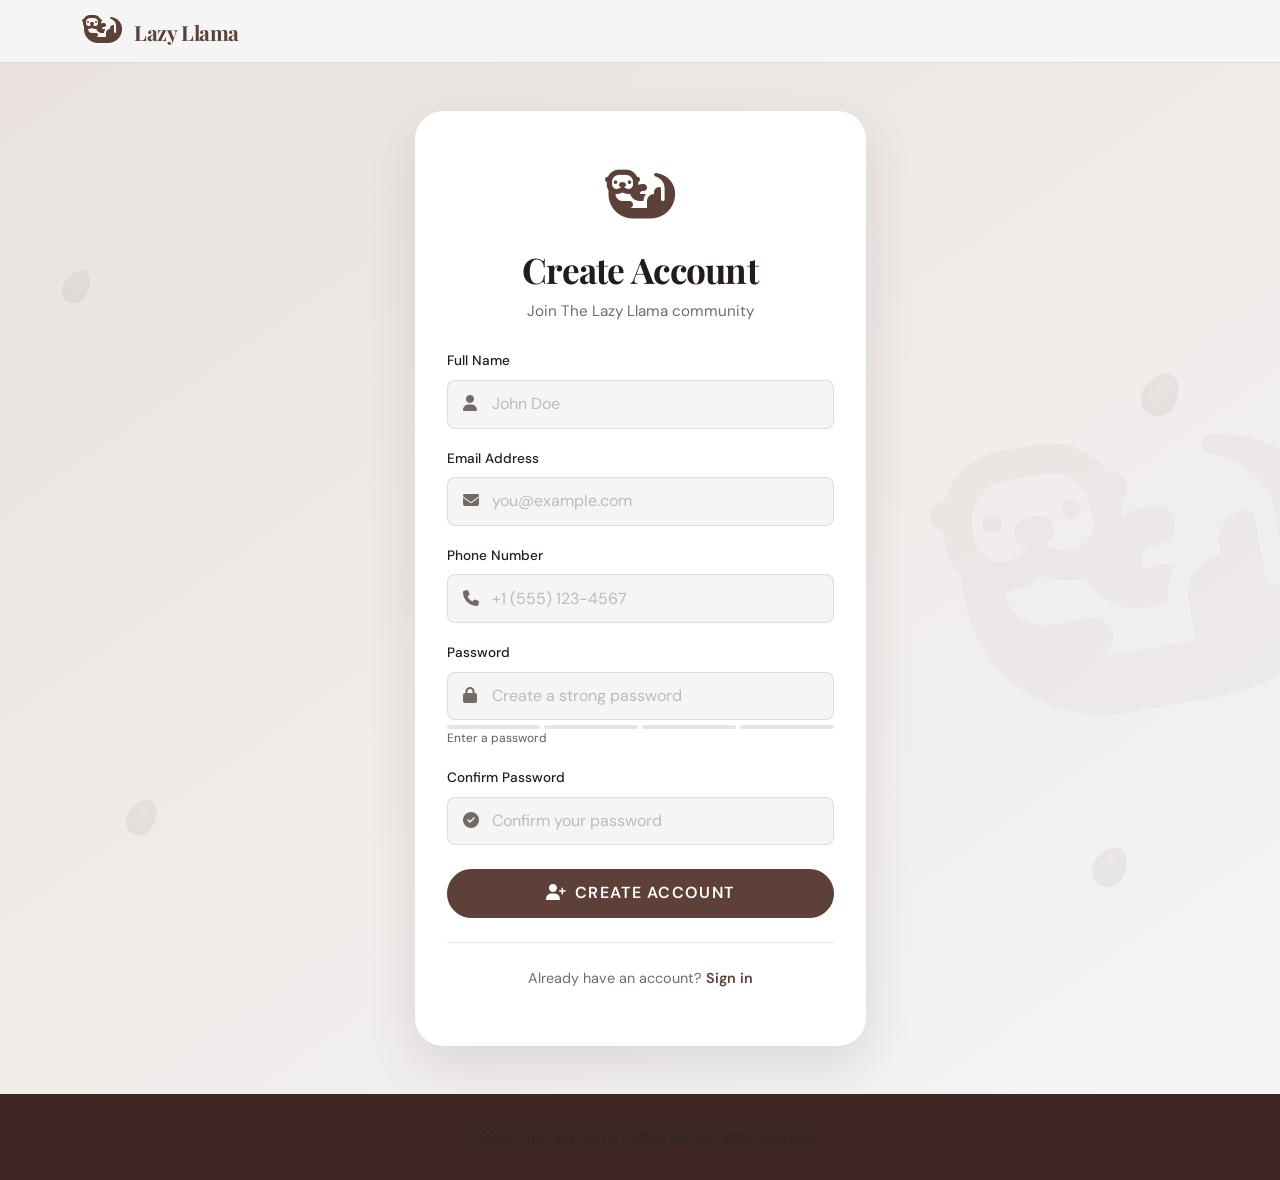
<file: register.html>
<!DOCTYPE html>
<html lang="en">
<head>
  <meta charset="UTF-8" />
  <meta name="viewport" content="width=device-width, initial-scale=1.0" />
  <title>Register - The Lazy Llama Coffee Bar</title>
  <!-- Bootstrap 5 -->
  <link href="https://cdn.jsdelivr.net/npm/bootstrap@5.3.2/dist/css/bootstrap.min.css" rel="stylesheet" />
  <!-- Font Awesome 6 (free) -->
  <link rel="stylesheet" href="https://cdnjs.cloudflare.com/ajax/libs/font-awesome/6.5.1/css/all.min.css" />
  <!-- Google Fonts -->
  <link rel="preconnect" href="https://fonts.googleapis.com" />
  <link rel="preconnect" href="https://fonts.gstatic.com" crossorigin />
  <link href="https://fonts.googleapis.com/css2?family=Playfair+Display:wght@400;600;700;900&family=DM+Sans:wght@300;400;500;600;700&display=swap" rel="stylesheet" />
  <style>
    /* ========================================
       COMPLETE CSS – THE LAZY LLAMA COFFEE BAR (Register)
       ======================================== */

    /* ===== 1. ROOT VARIABLES ===== */
    :root {
      --brown: #5D4037;
      --beige: #D7CCC8;
      --coral: #FF8A65;
      --white: #F5F5F5;
      --brown-dark: #3E2723;
      --brown-light: #795548;
      --beige-light: #E9E2DE;
      --beige-dark: #C8BBB5;
      --coral-dark: #F4511E;
      --text: #241C19;
      --text-muted: #746B67;
      --border: rgba(93,64,55,0.14);
      --white-pure: #FFFFFF;
      --font-serif: 'Playfair Display', Georgia, serif;
      --font-sans: 'DM Sans', -apple-system, BlinkMacSystemFont, 'Segoe UI', Roboto, sans-serif;
      --radius-sm: 8px;
      --radius-md: 16px;
      --radius-lg: 28px;
      --radius-pill: 999px;
      --shadow-sm: 0 8px 25px rgba(62,39,35,0.07);
      --shadow-md: 0 20px 50px rgba(62,39,35,0.12);
      --shadow-lg: 0 35px 80px rgba(62,39,35,0.16);
      --transition-smooth: cubic-bezier(0.22, 0.61, 0.36, 1);
    }

    /* ===== 2. RESET & BASE ===== */
    * { box-sizing: border-box; margin: 0; padding: 0; }
    body {
      background: var(--white);
      color: var(--text);
      font-family: var(--font-sans);
      font-size: clamp(1rem, 1.2vw, 1.15rem);
      line-height: 1.6;
      overflow-x: hidden;
      -webkit-font-smoothing: antialiased;
      min-height: 100vh;
      display: flex;
      flex-direction: column;
    }
    h1, h2, h3, h4, h5, .serif { font-family: var(--font-serif); letter-spacing: -0.02em; }
    a { text-decoration: none; color: inherit; }

    ::selection { background: var(--coral); color: var(--white-pure); }
    :focus-visible { outline: 3px solid var(--coral); outline-offset: 3px; }

    /* ===== 3. BOOTSTRAP OVERRIDES ===== */
    .btn {
      font-family: var(--font-sans);
      font-weight: 600;
      text-transform: uppercase;
      letter-spacing: 0.08em;
      border-radius: var(--radius-pill);
      padding: 0.65rem 2rem;
      transition: all 0.35s ease;
      border-width: 2px;
    }
    .btn-primary {
      background: var(--brown);
      border-color: var(--brown);
      color: #fff;
    }
    .btn-primary:hover {
      background: var(--brown-dark);
      border-color: var(--brown-dark);
      transform: translateY(-2px) scale(1.02);
      box-shadow: var(--shadow-md);
    }
    .btn-primary:active {
      transform: scale(0.97);
    }
    .btn-success {
      background: #2e7d32;
      border-color: #2e7d32;
      color: #fff;
    }
    .btn-success:hover {
      background: #1b5e20;
      border-color: #1b5e20;
      transform: translateY(-2px) scale(1.02);
    }

    .text-brown { color: var(--brown); }
    .text-coral { color: var(--coral); }
    .bg-coral { background: var(--coral); }

    /* ===== 4. NAVBAR ===== */
    .navbar {
      background: rgba(245,245,245,0.85);
      backdrop-filter: blur(18px);
      -webkit-backdrop-filter: blur(18px);
      border-bottom: 1px solid var(--border);
      padding: 0.5rem 0;
    }
    .navbar-brand {
      font-family: var(--font-serif);
      font-weight: 700;
      font-size: 1.3rem;
      letter-spacing: -0.02em;
      color: var(--brown) !important;
    }
    .navbar-brand .nav-logo {
      font-size: 1.8rem;
      line-height: 1;
      margin-right: 6px;
    }

    /* ===== 5. AUTH SECTION ===== */
    .auth-section {
      flex: 1;
      display: flex;
      align-items: center;
      justify-content: center;
      padding: 3rem 1rem;
      background: linear-gradient(145deg, var(--beige-light), var(--white));
      position: relative;
      overflow: hidden;
      min-height: 80vh;
    }

    /* Floating decorative beans */
    .auth-bean {
      position: absolute;
      width: 30px;
      height: 40px;
      background: radial-gradient(ellipse at 40% 35%, #6d4c41, #3e2723);
      border-radius: 50% 50% 50% 50% / 60% 60% 40% 40%;
      transform: rotate(30deg);
      box-shadow: inset -4px -4px 10px rgba(0,0,0,0.3);
      animation: floatBean 12s ease-in-out infinite;
      opacity: 0.06;
      pointer-events: none;
    }
    .auth-bean::after {
      content: '';
      position: absolute;
      top: 20%;
      left: 30%;
      width: 6px;
      height: 12px;
      background: rgba(255,255,255,0.08);
      border-radius: 50%;
      transform: rotate(-20deg);
    }
    .auth-bean:nth-child(1) { left: 5%; top: 20%; animation-delay: 0s; width: 25px; height: 35px; }
    .auth-bean:nth-child(2) { right: 8%; top: 30%; animation-delay: 3s; width: 35px; height: 45px; }
    .auth-bean:nth-child(3) { left: 10%; bottom: 25%; animation-delay: 6s; width: 28px; height: 38px; }
    .auth-bean:nth-child(4) { right: 12%; bottom: 20%; animation-delay: 9s; width: 32px; height: 42px; }
    @keyframes floatBean {
      0%, 100% { transform: translateY(0) rotate(30deg) scale(1); }
      50% { transform: translateY(-50px) rotate(60deg) scale(1.08); }
    }

    /* Background llama */
    .auth-bg-llama {
      position: absolute;
      font-size: 20rem;
      color: var(--brown);
      opacity: 0.03;
      right: -5%;
      top: 50%;
      transform: translateY(-50%) rotate(-10deg);
      pointer-events: none;
      animation: floatLlamaBg 15s ease-in-out infinite;
    }
    @keyframes floatLlamaBg {
      0%, 100% { transform: translateY(-50%) rotate(-10deg) scale(1); }
      50% { transform: translateY(-60%) rotate(-5deg) scale(1.05); }
    }

    /* ===== 6. AUTH CARD (3D) ===== */
    .auth-card {
      max-width: 460px;
      width: 100%;
      padding: 2.5rem 2rem;
      background: #fff;
      border-radius: var(--radius-lg);
      box-shadow: var(--shadow-md);
      position: relative;
      z-index: 2;
      transition: transform 0.6s cubic-bezier(.22,.61,.36,1),
                  box-shadow 0.6s ease;
      transform-style: preserve-3d;
      perspective: 800px;
    }
    .auth-card:hover {
      transform: translateY(-6px) rotateX(2deg) rotateY(2deg);
      box-shadow: var(--shadow-lg);
    }

    .auth-card .auth-header {
      text-align: center;
      margin-bottom: 1.5rem;
    }
    .auth-card .auth-header .auth-icon {
      font-size: 3.5rem;
      color: var(--brown);
      display: block;
      margin-bottom: 0.5rem;
      transition: transform 0.5s ease;
    }
    .auth-card:hover .auth-header .auth-icon {
      transform: scale(1.08) rotate(-5deg);
    }
    .auth-card .auth-header h1 {
      font-size: 2.2rem;
      font-weight: 700;
    }
    .auth-card .auth-header p {
      color: var(--text-muted);
      font-size: 0.95rem;
    }

    .auth-card .form-label {
      font-weight: 500;
      font-size: 0.85rem;
      color: var(--text);
    }
    .auth-card .form-control {
      border: 1px solid var(--border);
      border-radius: var(--radius-sm);
      padding: 0.7rem 1rem;
      min-height: 48px;
      transition: all 0.3s ease;
      background: var(--white);
    }
    .auth-card .form-control:focus {
      border-color: var(--coral);
      box-shadow: 0 0 0 4px rgba(255,138,101,0.12);
    }
    .auth-card .form-control::placeholder {
      color: #bbb;
    }
    .auth-card .form-control.is-invalid {
      border-color: #dc3545;
    }
    .auth-card .form-control.is-invalid:focus {
      box-shadow: 0 0 0 4px rgba(220,53,69,0.12);
    }
    .auth-card .form-control.is-valid {
      border-color: #28a745;
    }
    .auth-card .form-control.is-valid:focus {
      box-shadow: 0 0 0 4px rgba(40,167,69,0.12);
    }

    .auth-card .input-icon-wrapper {
      position: relative;
    }
    .auth-card .input-icon-wrapper .input-icon {
      position: absolute;
      left: 1rem;
      top: 50%;
      transform: translateY(-50%);
      color: var(--text-muted);
      font-size: 1rem;
      transition: color 0.3s ease;
    }
    .auth-card .input-icon-wrapper .form-control {
      padding-left: 2.8rem;
    }
    .auth-card .input-icon-wrapper .form-control:focus ~ .input-icon {
      color: var(--coral);
    }

    .auth-card .password-strength {
      font-size: 0.75rem;
      margin-top: 0.3rem;
    }
    .auth-card .password-strength .strength-bar {
      display: flex;
      gap: 0.25rem;
      margin-top: 0.2rem;
    }
    .auth-card .password-strength .strength-bar span {
      height: 4px;
      flex: 1;
      background: var(--border);
      border-radius: 4px;
      transition: background 0.3s ease;
    }
    .auth-card .password-strength .strength-bar span.weak { background: #dc3545; }
    .auth-card .password-strength .strength-bar span.medium { background: #ffc107; }
    .auth-card .password-strength .strength-bar span.strong { background: #28a745; }

    .auth-card .btn-primary {
      width: 100%;
      margin-top: 0.5rem;
      position: relative;
      overflow: hidden;
    }
    .auth-card .btn-primary::after {
      content: '';
      position: absolute;
      inset: 0;
      background: rgba(255,255,255,0.08);
      transform: scale(0);
      border-radius: 50%;
      transition: transform 0.6s var(--transition-smooth);
    }
    .auth-card .btn-primary:active::after {
      transform: scale(3);
    }

    .auth-card .auth-footer {
      text-align: center;
      margin-top: 1.5rem;
      padding-top: 1.5rem;
      border-top: 1px solid var(--border);
      color: var(--text-muted);
      font-size: 0.9rem;
    }
    .auth-card .auth-footer a {
      color: var(--brown);
      font-weight: 600;
      transition: color 0.3s ease;
    }
    .auth-card .auth-footer a:hover {
      color: var(--coral);
    }

    /* ===== 7. SUCCESS STATE ===== */
    .auth-card .form-success {
      display: none;
      text-align: center;
      padding: 1.5rem 0;
    }
    .auth-card .form-success .success-icon {
      font-size: 4rem;
      color: var(--coral);
      animation: successPulse 1.5s ease-in-out infinite;
    }
    .auth-card .form-success h3 {
      font-family: var(--font-serif);
      margin-top: 0.5rem;
      color: var(--brown);
    }
    .auth-card .form-success p {
      color: var(--text-muted);
      font-size: 0.95rem;
    }
    @keyframes successPulse {
      0%, 100% { transform: scale(1); }
      50% { transform: scale(1.05); }
    }

    /* ===== 8. FOOTER ===== */
    .footer {
      background: var(--brown-dark);
      color: rgba(255,255,255,0.8);
      padding: 2rem 0;
      margin-top: auto;
    }
    .footer a {
      opacity: 0.7;
      transition: opacity 0.3s, color 0.3s;
    }
    .footer a:hover {
      opacity: 1;
      color: var(--coral);
    }
    .footer p {
      margin: 0;
    }

    /* ===== 9. RESPONSIVE ===== */
    @media (max-width: 576px) {
      .auth-card {
        padding: 1.5rem 1.25rem;
      }
      .auth-card .auth-header h1 {
        font-size: 1.8rem;
      }
      .auth-card .auth-header .auth-icon {
        font-size: 2.8rem;
      }
      .auth-bg-llama {
        font-size: 12rem;
      }
      .auth-section {
        padding: 2rem 1rem;
      }
    }
    @media (max-width: 400px) {
      .auth-card {
        padding: 1.25rem 1rem;
      }
      .auth-card .auth-header h1 {
        font-size: 1.5rem;
      }
    }
  </style>
</head>
<body>

<!-- ===== NAVBAR ===== -->
<nav class="navbar navbar-expand-lg sticky-top">
  <div class="container">
    <a class="navbar-brand" href="index.html">
      <i class="fas fa-otter text-brown fs-2 me-2"></i> Lazy Llama
    </a>
  </div>
</nav>

<!-- ===== REGISTER SECTION ===== -->
<section class="auth-section">
  <!-- Decorative elements -->
  <div class="auth-bean"></div>
  <div class="auth-bean"></div>
  <div class="auth-bean"></div>
  <div class="auth-bean"></div>
  <div class="auth-bg-llama"><i class="fas fa-otter"></i></div>

  <div class="container">
    <div class="row justify-content-center">
      <div class="col-lg-5 col-md-7 col-11">
        <div class="auth-card">
          <!-- Form Content -->
          <div id="formContent">
            <div class="auth-header">
              <span class="auth-icon"><i class="fas fa-otter"></i></span>
              <h1>Create Account</h1>
              <p>Join The Lazy Llama community</p>
            </div>

            <form id="registerForm" novalidate>
              <div class="mb-3">
                <label class="form-label">Full Name</label>
                <div class="input-icon-wrapper">
                  <input type="text" class="form-control" id="regName" placeholder="John Doe" required>
                  <span class="input-icon"><i class="fas fa-user"></i></span>
                </div>
                <div class="invalid-feedback">Please enter your full name.</div>
              </div>

              <div class="mb-3">
                <label class="form-label">Email Address</label>
                <div class="input-icon-wrapper">
                  <input type="email" class="form-control" id="regEmail" placeholder="you@example.com" required>
                  <span class="input-icon"><i class="fas fa-envelope"></i></span>
                </div>
                <div class="invalid-feedback">Please enter a valid email address.</div>
              </div>

              <div class="mb-3">
                <label class="form-label">Phone Number</label>
                <div class="input-icon-wrapper">
                  <input type="tel" class="form-control" id="regPhone" placeholder="+1 (555) 123-4567">
                  <span class="input-icon"><i class="fas fa-phone"></i></span>
                </div>
              </div>

              <div class="mb-3">
                <label class="form-label">Password</label>
                <div class="input-icon-wrapper">
                  <input type="password" class="form-control" id="regPassword" placeholder="Create a strong password" required minlength="8">
                  <span class="input-icon"><i class="fas fa-lock"></i></span>
                </div>
                <div class="invalid-feedback">Password must be at least 8 characters.</div>
                <div class="password-strength" id="passwordStrength">
                  <div class="strength-bar">
                    <span id="strength1"></span>
                    <span id="strength2"></span>
                    <span id="strength3"></span>
                    <span id="strength4"></span>
                  </div>
                  <span class="text-muted" id="strengthText">Enter a password</span>
                </div>
              </div>

              <div class="mb-3">
                <label class="form-label">Confirm Password</label>
                <div class="input-icon-wrapper">
                  <input type="password" class="form-control" id="regConfirmPassword" placeholder="Confirm your password" required>
                  <span class="input-icon"><i class="fas fa-check-circle"></i></span>
                </div>
                <div class="invalid-feedback">Passwords do not match.</div>
              </div>

              <button type="submit" class="btn btn-primary" id="registerBtn">
                <i class="fas fa-user-plus me-2"></i>Create Account
              </button>
            </form>

            <div class="auth-footer">
              <p>Already have an account? <a href="login.html">Sign in</a></p>
            </div>
          </div>

          <!-- Success State (hidden by default) -->
          <div class="form-success" id="formSuccess">
            <div class="success-icon"><i class="fas fa-check-circle"></i></div>
            <h3>Welcome to the Family!</h3>
            <p>Your account has been created successfully. You can now sign in and start your coffee journey.</p>
            <a href="login.html" class="btn btn-primary mt-3">
              <i class="fas fa-sign-in-alt me-2"></i>Sign In Now
            </a>
          </div>
        </div>
      </div>
    </div>
  </div>
</section>

<!-- ===== FOOTER ===== -->
<footer class="footer">
  <div class="container">
    <div class="row">
      <div class="col-12 text-center">
        <p class="text-muted small">&copy; 2024 The Lazy Llama Coffee Bar. All rights reserved.</p>
      </div>
    </div>
  </div>
</footer>

<!-- Bootstrap JS -->
<script src="https://cdn.jsdelivr.net/npm/bootstrap@5.3.2/dist/js/bootstrap.bundle.min.js"></script>

<!-- Registration Form Interactivity -->
<script>
  document.addEventListener('DOMContentLoaded', function() {
    const form = document.getElementById('registerForm');
    const nameInput = document.getElementById('regName');
    const emailInput = document.getElementById('regEmail');
    const phoneInput = document.getElementById('regPhone');
    const passwordInput = document.getElementById('regPassword');
    const confirmInput = document.getElementById('regConfirmPassword');
    const formContent = document.getElementById('formContent');
    const formSuccess = document.getElementById('formSuccess');
    const registerBtn = document.getElementById('registerBtn');

    // ----- Password Strength -----
    passwordInput.addEventListener('input', function() {
      const val = this.value;
      const strength1 = document.getElementById('strength1');
      const strength2 = document.getElementById('strength2');
      const strength3 = document.getElementById('strength3');
      const strength4 = document.getElementById('strength4');
      const strengthText = document.getElementById('strengthText');

      // Reset all
      [strength1, strength2, strength3, strength4].forEach(el => {
        el.className = '';
      });

      let score = 0;
      if (val.length >= 8) score++;
      if (/[a-z]/.test(val) && /[A-Z]/.test(val)) score++;
      if (/\d/.test(val)) score++;
      if (/[!@#$%^&*(),.?":{}|<>]/.test(val)) score++;

      const bars = [strength1, strength2, strength3, strength4];
      bars.forEach((bar, index) => {
        if (index < score) {
          if (score <= 2) bar.className = 'weak';
          else if (score === 3) bar.className = 'medium';
          else bar.className = 'strong';
        }
      });

      if (val.length === 0) {
        strengthText.textContent = 'Enter a password';
        strengthText.className = 'text-muted';
      } else if (score <= 1) {
        strengthText.textContent = 'Weak';
        strengthText.className = 'text-danger';
      } else if (score === 2) {
        strengthText.textContent = 'Fair';
        strengthText.className = 'text-warning';
      } else if (score === 3) {
        strengthText.textContent = 'Good';
        strengthText.className = 'text-primary';
      } else {
        strengthText.textContent = 'Strong';
        strengthText.className = 'text-success';
      }
    });

    // ----- Confirm password validation -----
    confirmInput.addEventListener('input', function() {
      if (this.value && this.value !== passwordInput.value) {
        this.classList.add('is-invalid');
        this.classList.remove('is-valid');
      } else if (this.value === passwordInput.value && this.value.length > 0) {
        this.classList.remove('is-invalid');
        this.classList.add('is-valid');
      } else {
        this.classList.remove('is-invalid', 'is-valid');
      }
    });

    passwordInput.addEventListener('input', function() {
      if (confirmInput.value && confirmInput.value !== this.value) {
        confirmInput.classList.add('is-invalid');
        confirmInput.classList.remove('is-valid');
      } else if (confirmInput.value === this.value && confirmInput.value.length > 0) {
        confirmInput.classList.remove('is-invalid');
        confirmInput.classList.add('is-valid');
      }
    });

    // ----- Real-time validation removal -----
    [nameInput, emailInput, phoneInput, passwordInput, confirmInput].forEach(input => {
      input.addEventListener('input', function() {
        if (this.value.trim()) {
          this.classList.remove('is-invalid');
        }
      });
    });

    // ----- Form submission -----
    form.addEventListener('submit', function(e) {
      e.preventDefault();

      // Validate all fields
      let valid = true;

      // Name validation
      if (!nameInput.value.trim()) {
        nameInput.classList.add('is-invalid');
        valid = false;
      } else {
        nameInput.classList.remove('is-invalid');
      }

      // Email validation
      const emailPattern = /^[^\s@]+@[^\s@]+\.[^\s@]+$/;
      if (!emailInput.value.trim() || !emailPattern.test(emailInput.value.trim())) {
        emailInput.classList.add('is-invalid');
        valid = false;
      } else {
        emailInput.classList.remove('is-invalid');
      }

      // Password validation
      if (!passwordInput.value || passwordInput.value.length < 8) {
        passwordInput.classList.add('is-invalid');
        valid = false;
      } else {
        passwordInput.classList.remove('is-invalid');
      }

      // Confirm password validation
      if (!confirmInput.value || confirmInput.value !== passwordInput.value) {
        confirmInput.classList.add('is-invalid');
        valid = false;
      } else {
        confirmInput.classList.remove('is-invalid');
      }

      // Phone is optional

      if (!valid) return;

      // Simulate registration
      const originalText = registerBtn.innerHTML;
      registerBtn.innerHTML = '<i class="fas fa-spinner fa-spin me-2"></i>Creating Account...';
      registerBtn.disabled = true;

      setTimeout(() => {
        // Hide form, show success
        formContent.style.display = 'none';
        formSuccess.style.display = 'block';
      }, 1500);
    });
  });
</script>
</body>
</html>
</file>
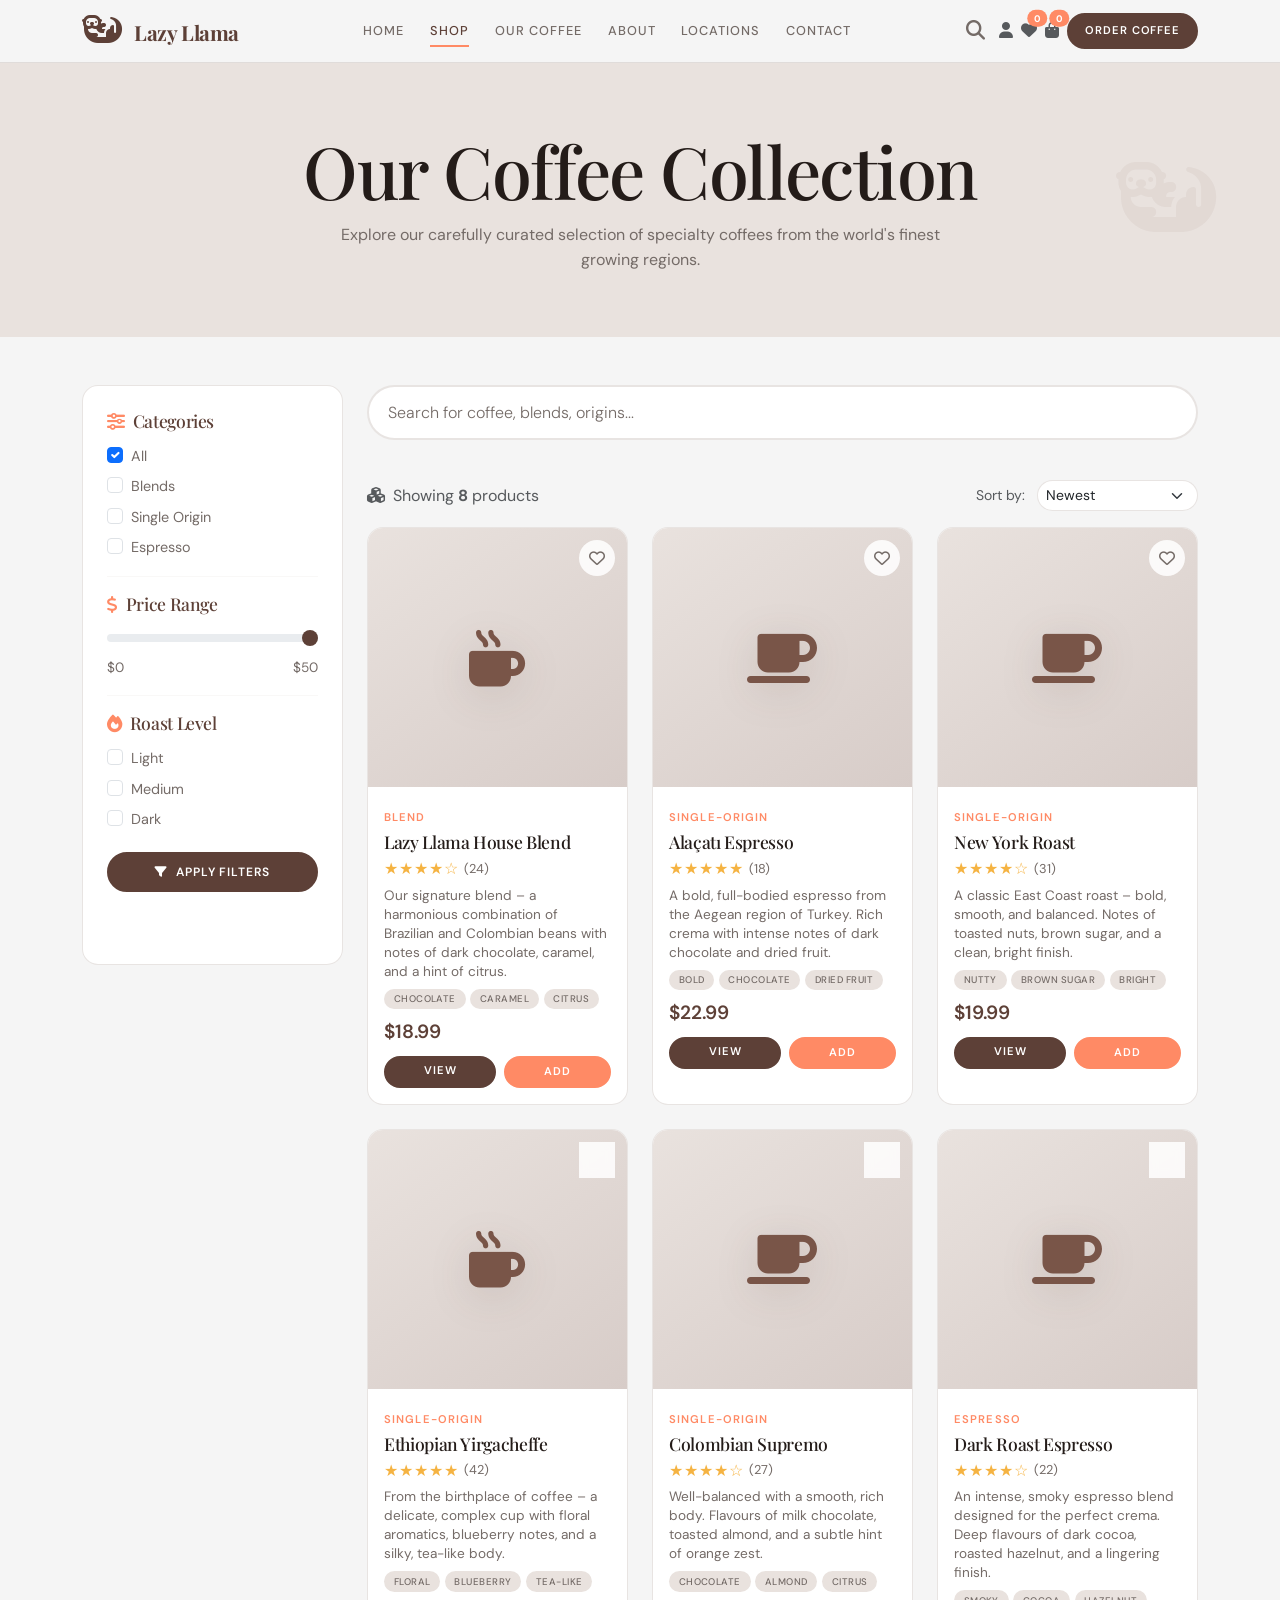
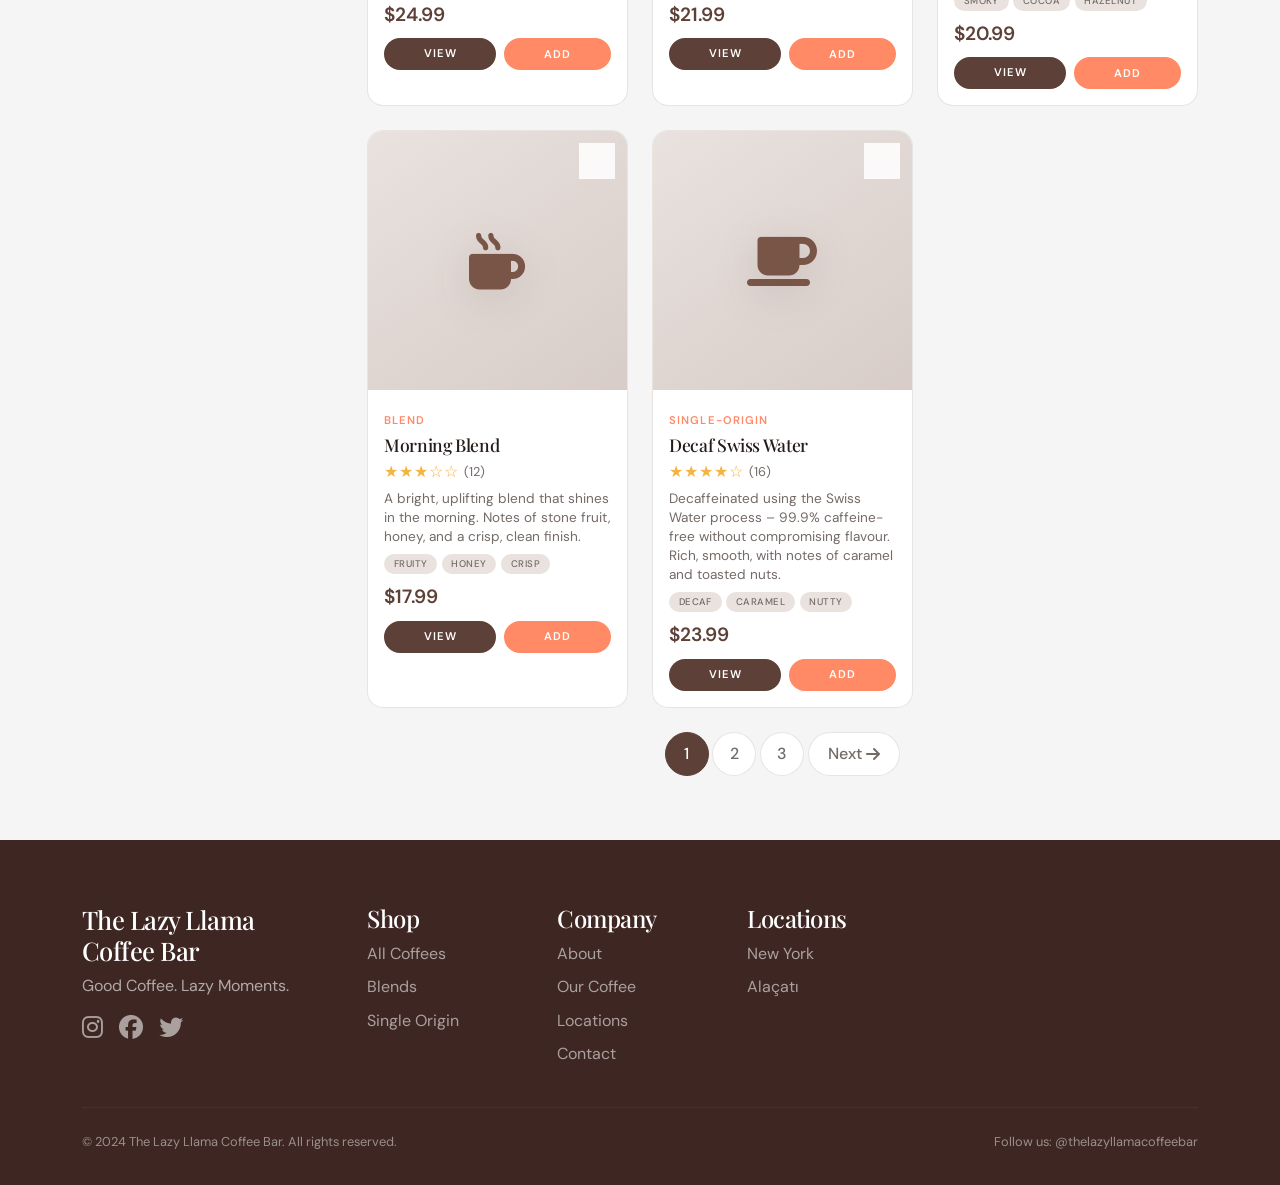
<file: shop.html>
<!DOCTYPE html>
<html lang="en">
<head>
  <meta charset="UTF-8" />
  <meta name="viewport" content="width=device-width, initial-scale=1.0" />
  <title>Shop - The Lazy Llama Coffee Bar</title>

  <!-- Bootstrap 5 -->
  <link href="https://cdn.jsdelivr.net/npm/bootstrap@5.3.2/dist/css/bootstrap.min.css" rel="stylesheet" />
  <!-- Font Awesome 6 -->
  <link rel="stylesheet" href="https://cdnjs.cloudflare.com/ajax/libs/font-awesome/6.5.1/css/all.min.css" />
  <!-- Google Fonts -->
  <link rel="preconnect" href="https://fonts.googleapis.com" />
  <link rel="preconnect" href="https://fonts.gstatic.com" crossorigin />
  <link href="https://fonts.googleapis.com/css2?family=Playfair+Display:wght@400;600;700;900&family=DM+Sans:wght@300;400;500;600;700&display=swap" rel="stylesheet" />

  <style>
    /* ========================================
       ROOT VARIABLES
    ======================================== */
    :root {
      --brown: #5D4037;
      --beige: #D7CCC8;
      --coral: #FF8A65;
      --white: #F5F5F5;
      --brown-dark: #3E2723;
      --brown-light: #795548;
      --beige-light: #E9E2DE;
      --beige-dark: #C8BBB5;
      --coral-dark: #F4511E;
      --text: #241C19;
      --text-muted: #746B67;
      --border: rgba(93,64,55,0.14);
      --white-pure: #FFFFFF;
      --font-serif: 'Playfair Display', Georgia, serif;
      --font-sans: 'DM Sans', -apple-system, BlinkMacSystemFont, 'Segoe UI', Roboto, sans-serif;
      --radius-sm: 8px;
      --radius-md: 16px;
      --radius-lg: 28px;
      --radius-pill: 999px;
      --shadow-sm: 0 8px 25px rgba(62,39,35,0.07);
      --shadow-md: 0 20px 50px rgba(62,39,35,0.12);
      --shadow-lg: 0 35px 80px rgba(62,39,35,0.16);
      --transition-smooth: cubic-bezier(0.22, 0.61, 0.36, 1);
      --space-xs: 8px;
      --space-sm: 16px;
      --space-md: 24px;
      --space-lg: 40px;
      --space-xl: 64px;
    }

    /* ========================================
       RESET & BASE
    ======================================== */
    * { box-sizing: border-box; margin: 0; padding: 0; }
    body {
      background: var(--white);
      color: var(--text);
      font-family: var(--font-sans);
      font-size: clamp(1rem, 1.2vw, 1.15rem);
      line-height: 1.6;
      overflow-x: hidden;
      -webkit-font-smoothing: antialiased;
    }
    h1, h2, h3, h4, h5, .serif { font-family: var(--font-serif); letter-spacing: -0.02em; }
    a { text-decoration: none; color: inherit; }
    ul, ol { list-style: none; padding: 0; }

    ::selection { background: var(--coral); color: var(--white-pure); }
    :focus-visible { outline: 3px solid var(--coral); outline-offset: 3px; }

    /* ========================================
       BOOTSTRAP OVERRIDES
    ======================================== */
    .btn {
      font-family: var(--font-sans);
      font-weight: 600;
      text-transform: uppercase;
      letter-spacing: 0.08em;
      border-radius: var(--radius-pill);
      padding: 0.65rem 2rem;
      transition: all 0.35s ease;
      border-width: 2px;
    }
    .btn-primary {
      background: var(--brown);
      border-color: var(--brown);
      color: #fff;
    }
    .btn-primary:hover {
      background: var(--brown-dark);
      border-color: var(--brown-dark);
      transform: translateY(-2px) scale(1.02);
      box-shadow: var(--shadow-md);
    }
    .btn-secondary {
      background: var(--coral);
      border-color: var(--coral);
      color: #fff;
    }
    .btn-secondary:hover {
      background: var(--coral-dark);
      border-color: var(--coral-dark);
      transform: translateY(-2px);
    }
    .btn-outline-secondary {
      background: transparent;
      border-color: var(--border);
      color: var(--text-muted);
    }
    .btn-outline-secondary:hover {
      background: var(--beige-light);
      border-color: var(--brown);
      color: var(--brown);
      transform: translateY(-2px);
    }
    .btn-sm {
      padding: 0.4rem 1rem;
      font-size: 0.7rem;
      min-height: 36px;
    }

    .bg-coral { background: var(--coral); }
    .text-brown { color: var(--brown); }
    .text-coral { color: var(--coral); }
    .form-range::-webkit-slider-thumb { background: var(--brown); }
    .form-range::-moz-range-thumb { background: var(--brown); }

    /* ========================================
       SECTION BADGE
    ======================================== */
    .section-badge {
      display: inline-block;
      font-size: 0.75rem;
      font-weight: 600;
      text-transform: uppercase;
      letter-spacing: 0.15em;
      color: var(--coral);
      margin-bottom: 0.5rem;
      position: relative;
    }
    .section-badge::after {
      content: '';
      display: inline-block;
      width: 24px;
      height: 1px;
      background: var(--coral);
      margin-left: 12px;
      vertical-align: middle;
    }
    .section-header {
      max-width: 700px;
      margin-bottom: 3rem;
    }
    .section-header h2 {
      font-size: clamp(2.2rem, 5vw, 4rem);
      font-weight: 700;
    }
    .section-header p {
      color: var(--text-muted);
      font-weight: 300;
    }

    /* ========================================
       NAVBAR
    ======================================== */
    .navbar {
      background: rgba(245,245,245,0.85);
      backdrop-filter: blur(18px);
      -webkit-backdrop-filter: blur(18px);
      border-bottom: 1px solid var(--border);
      padding: 0.5rem 0;
    }
    .navbar-brand {
      font-family: var(--font-serif);
      font-weight: 700;
      font-size: 1.3rem;
      letter-spacing: -0.02em;
      color: var(--brown) !important;
    }
    .navbar-brand .nav-logo {
      font-size: 1.8rem;
      line-height: 1;
      margin-right: 6px;
    }
    .nav-link {
      font-size: 0.8rem;
      font-weight: 500;
      text-transform: uppercase;
      letter-spacing: 0.08em;
      color: var(--text-muted) !important;
      padding: 0.5rem 0.8rem !important;
      position: relative;
      transition: color 0.3s ease;
    }
    .nav-link::after {
      content: '';
      position: absolute;
      bottom: 2px;
      left: 0.8rem;
      width: 0;
      height: 2px;
      background: var(--coral);
      transition: width 0.4s ease;
    }
    .nav-link:hover, .nav-link.active {
      color: var(--brown) !important;
    }
    .nav-link:hover::after, .nav-link.active::after {
      width: calc(100% - 1.6rem);
    }
    .navbar .nav-actions a {
      font-size: 1.2rem;
      color: var(--text-muted);
      transition: color 0.3s;
      position: relative;
      margin-left: 6px;
    }
    .navbar .nav-actions a:hover { color: var(--brown); }
    .cart-count, .wishlist-count {
      position: absolute;
      top: -6px;
      right: -6px;
      font-size: 0.6rem;
      font-weight: 600;
      background: var(--coral);
      color: #fff;
      border-radius: 50%;
      width: 18px;
      height: 18px;
      display: flex;
      align-items: center;
      justify-content: center;
      font-family: var(--font-sans);
    }
    .nav-cta {
      font-size: 0.75rem !important;
      padding: 0.4rem 1.2rem !important;
      min-height: 38px;
      margin-left: 10px;
    }

    /* ========================================
       PAGE HERO
    ======================================== */
    .page-hero {
      padding: 4rem 0;
      background: var(--beige-light);
      text-align: center;
      position: relative;
      overflow: hidden;
    }
    .page-hero h1 {
      font-size: clamp(2.8rem, 6vw, 4.5rem);
      animation: fadeInUp 0.8s var(--transition-smooth);
    }
    .page-hero p {
      font-size: clamp(1rem, 1.2vw, 1.2rem);
      color: var(--text-muted);
      max-width: 600px;
      margin: 0 auto;
      animation: fadeInUp 0.8s var(--transition-smooth) 0.2s both;
    }
    .page-hero .hero-llama {
      font-size: 5rem;
      color: var(--brown-light);
      opacity: 0.06;
      position: absolute;
      right: 5%;
      top: 50%;
      transform: translateY(-50%);
      pointer-events: none;
    }

    /* ========================================
       FILTER SIDEBAR
    ======================================== */
    .filter-sidebar {
      padding: 1.5rem;
      background: #fff;
      border-radius: var(--radius-md);
      border: 1px solid var(--border);
      transition: transform 0.5s cubic-bezier(.22,.61,.36,1),
                  box-shadow 0.5s ease;
      transform-style: preserve-3d;
      perspective: 600px;
      position: sticky;
      top: 90px;
    }
    .filter-sidebar:hover {
      transform: translateY(-4px) rotateX(1deg) rotateY(2deg);
      box-shadow: var(--shadow-md);
    }
    .filter-sidebar h5 {
      font-family: var(--font-serif);
      font-size: 1.1rem;
      margin-bottom: 0.75rem;
      color: var(--brown);
    }
    .filter-sidebar .form-check {
      margin-bottom: 0.3rem;
    }
    .filter-sidebar .form-check-input {
      accent-color: var(--brown);
      cursor: pointer;
    }
    .filter-sidebar .form-check-label {
      font-size: 0.9rem;
      color: var(--text-muted);
      cursor: pointer;
    }
    .filter-sidebar hr {
      margin: 1rem 0;
      border-color: var(--border);
    }
    .filter-sidebar .form-range {
      width: 100%;
    }
    .filter-sidebar .price-labels {
      display: flex;
      justify-content: space-between;
      font-size: 0.85rem;
      color: var(--text-muted);
    }
    .filter-sidebar .btn {
      width: 100%;
      font-size: 0.75rem;
      padding: 0.5rem;
      min-height: 40px;
    }
    .filter-sidebar .btn + .btn {
      margin-top: 0.5rem;
    }

    /* ========================================
       PRODUCT CARDS
    ======================================== */
    .product-card {
      background: #fff;
      border-radius: var(--radius-md);
      overflow: hidden;
      border: 1px solid var(--border);
      transition: transform 0.6s cubic-bezier(.22,.61,.36,1),
                  box-shadow 0.6s ease;
      transform-style: preserve-3d;
      perspective: 800px;
      height: 100%;
    }
    .product-card:hover {
      transform: translateY(-10px) rotateX(2deg) rotateY(3deg);
      box-shadow: var(--shadow-lg);
    }
    .product-image {
      aspect-ratio: 1/1;
      background: linear-gradient(145deg, var(--beige-light), var(--beige));
      display: flex;
      align-items: center;
      justify-content: center;
      position: relative;
      overflow: hidden;
      transition: transform 0.6s ease;
    }
    .product-card:hover .product-image {
      transform: scale(1.04);
    }
    .product-image .coffee-icon {
      filter: drop-shadow(0 8px 20px rgba(62,39,35,0.12));
      transition: transform 0.6s ease;
      color: var(--brown-light);
      font-size: 3.5rem;
    }
    .product-card:hover .product-image .coffee-icon {
      transform: rotate(-6deg) scale(1.1);
    }
    .product-wishlist {
      position: absolute;
      top: 12px;
      right: 12px;
      width: 36px;
      height: 36px;
      border-radius: 50%;
      background: rgba(255,255,255,0.85);
      backdrop-filter: blur(4px);
      border: none;
      font-size: 1rem;
      transition: all 0.3s ease;
      color: var(--text-muted);
      display: flex;
      align-items: center;
      justify-content: center;
    }
    .product-wishlist:hover {
      background: #fff;
      transform: scale(1.1);
      color: var(--coral);
    }
    .product-wishlist.active {
      color: var(--coral);
    }
    .product-category {
      font-size: 0.7rem;
      font-weight: 600;
      text-transform: uppercase;
      letter-spacing: 0.1em;
      color: var(--coral);
      display: inline-block;
      margin-bottom: 0.25rem;
    }
    .product-card h3 {
      font-size: clamp(1.1rem, 1.3vw, 1.3rem);
      font-family: var(--font-serif);
      margin-bottom: 0.25rem;
    }
    .product-card .product-description {
      font-size: 0.85rem;
      color: var(--text-muted);
      margin-bottom: 0.5rem;
      line-height: 1.4;
    }
    .product-rating {
      display: flex;
      align-items: center;
      gap: 0.3rem;
      margin-bottom: 0.25rem;
    }
    .product-rating .stars {
      color: #f5b342;
      letter-spacing: 1px;
    }
    .product-rating .count {
      font-size: 0.8rem;
      color: var(--text-muted);
    }
    .product-price {
      font-weight: 600;
      color: var(--brown);
      font-size: 1.2rem;
      margin-bottom: 0.5rem;
    }
    .product-card .btn {
      font-size: 0.7rem;
      padding: 0.3rem 0.6rem;
      min-height: 32px;
    }
    .product-tags {
      display: flex;
      flex-wrap: wrap;
      gap: 0.3rem;
      margin-bottom: 0.5rem;
    }
    .product-tags .tag {
      font-size: 0.6rem;
      padding: 0.15rem 0.6rem;
      border-radius: var(--radius-pill);
      background: var(--beige-light);
      color: var(--text-muted);
      text-transform: uppercase;
      letter-spacing: 0.05em;
      font-weight: 500;
    }

    /* ========================================
       PAGINATION
    ======================================== */
    .pagination {
      gap: 0.3rem;
    }
    .pagination .page-item .page-link {
      border-radius: 50%;
      width: 44px;
      height: 44px;
      display: flex;
      align-items: center;
      justify-content: center;
      border: 1px solid var(--border);
      color: var(--text-muted);
      font-weight: 500;
      transition: all 0.3s ease;
      background: #fff;
    }
    .pagination .page-item .page-link:hover {
      background: var(--beige-light);
      border-color: var(--brown);
      transform: translateY(-2px) scale(1.04);
      box-shadow: var(--shadow-sm);
    }
    .pagination .page-item.active .page-link {
      background: var(--brown);
      border-color: var(--brown);
      color: #fff;
    }
    .pagination .page-item.active .page-link:hover {
      background: var(--brown-dark);
      border-color: var(--brown-dark);
    }
    .pagination .page-item:last-child .page-link {
      width: auto;
      border-radius: var(--radius-pill);
      padding: 0 1.2rem;
    }

    /* ========================================
       FOOTER
    ======================================== */
    .footer {
      background: var(--brown-dark);
      color: rgba(255,255,255,0.8);
      padding: 4rem 0 2rem;
    }
    .footer h3 { color: #fff; font-size: 1.6rem; }
    .footer a { opacity: 0.7; transition: opacity 0.3s, color 0.3s; }
    .footer a:hover { opacity: 1; color: var(--coral); }
    .footer .footer-links ul { padding: 0; list-style: none; }
    .footer .footer-links ul li { margin-bottom: 0.5rem; }
    .footer-bottom {
      border-top: 1px solid rgba(255,255,255,0.08);
      padding-top: 1.5rem;
      font-size: 0.8rem;
      opacity: 0.6;
    }

    /* ========================================
       ANIMATIONS
    ======================================== */
    @keyframes fadeInUp {
      from { opacity: 0; transform: translateY(30px); }
      to { opacity: 1; transform: translateY(0); }
    }

    /* ========================================
       SEARCH STYLES (overlay + shop bar)
    ======================================== */
    .search-toggle {
      cursor: pointer;
      transition: color 0.3s ease;
      padding: 0.4rem;
      font-size: 1.2rem;
      color: var(--text-muted);
    }
    .search-toggle:hover { color: var(--brown); }

    .search-overlay {
      position: fixed;
      top: 0;
      left: 0;
      width: 100%;
      height: 100%;
      background: rgba(0,0,0,0.5);
      backdrop-filter: blur(8px);
      -webkit-backdrop-filter: blur(8px);
      z-index: 9999;
      display: none;
      align-items: flex-start;
      justify-content: center;
      padding-top: 15vh;
      animation: searchFadeIn 0.3s ease;
    }
    .search-overlay.active { display: flex; }
    @keyframes searchFadeIn { from { opacity:0; } to { opacity:1; } }
    @keyframes searchSlideDown {
      from { opacity:0; transform: translateY(-30px) scale(0.98); }
      to { opacity:1; transform: translateY(0) scale(1); }
    }
    .search-overlay .search-container {
      width: 90%;
      max-width: 700px;
      background: var(--white-pure);
      border-radius: var(--radius-lg, 28px);
      padding: var(--space-lg, 40px);
      box-shadow: 0 40px 80px rgba(0,0,0,0.25);
      position: relative;
      animation: searchSlideDown 0.4s cubic-bezier(0.22,0.61,0.36,1);
    }
    .search-overlay .search-close {
      position: absolute;
      top: var(--space-sm, 16px);
      right: var(--space-sm, 16px);
      font-size: 1.5rem;
      color: var(--text-muted);
      cursor: pointer;
      transition: color 0.3s ease, transform 0.3s;
      background: none;
      border: none;
      padding: 0.5rem;
      line-height: 1;
    }
    .search-overlay .search-close:hover { color: var(--brown); transform: rotate(90deg); }
    .search-overlay .search-input-wrapper {
      display: flex;
      align-items: center;
      gap: var(--space-sm, 16px);
      border-bottom: 2px solid var(--border);
      padding-bottom: var(--space-sm, 16px);
      margin-bottom: var(--space-md, 24px);
    }
    .search-overlay .search-input-wrapper i {
      font-size: 1.2rem;
      color: var(--text-muted);
    }
    .search-overlay .search-input-wrapper input {
      flex: 1;
      border: none;
      outline: none;
      font-size: 1.1rem;
      padding: 0.5rem 0;
      background: transparent;
      font-family: var(--font-sans, 'DM Sans', sans-serif);
      color: var(--text);
    }
    .search-overlay .search-input-wrapper input::placeholder {
      color: var(--text-muted);
      font-weight: 300;
    }
    .search-results {
      max-height: 400px;
      overflow-y: auto;
      display: none;
    }
    .search-results.has-results { display: block; }
    .search-results .result-item {
      display: flex;
      align-items: center;
      gap: var(--space-md, 24px);
      padding: var(--space-sm, 16px) var(--space-xs, 8px);
      border-radius: var(--radius-sm, 8px);
      cursor: pointer;
      transition: background 0.2s ease;
      text-decoration: none;
      color: var(--text);
      border-bottom: 1px solid var(--border);
    }
    .search-results .result-item:last-child { border-bottom: none; }
    .search-results .result-item:hover { background: var(--beige-light, #E9E2DE); }
    .search-results .result-item .result-icon {
      width: 44px;
      height: 44px;
      border-radius: var(--radius-sm, 8px);
      background: var(--beige, #D7CCC8);
      display: flex;
      align-items: center;
      justify-content: center;
      font-size: 1.3rem;
      color: var(--brown-light);
      flex-shrink: 0;
    }
    .search-results .result-item .result-info {
      flex: 1;
    }
    .search-results .result-item .result-info h4 {
      font-size: 0.95rem;
      font-weight: 600;
      margin-bottom: 0;
      font-family: var(--font-sans, 'DM Sans', sans-serif);
    }
    .search-results .result-item .result-info p {
      font-size: 0.8rem;
      color: var(--text-muted);
      margin-bottom: 0;
    }
    .search-results .result-item .result-price {
      font-weight: 600;
      color: var(--brown);
      font-size: 0.95rem;
    }
    .search-results .no-results {
      text-align: center;
      padding: var(--space-lg, 40px) 0;
      color: var(--text-muted);
    }
    .search-results .no-results p { margin-bottom: 0.3rem; }
    .search-results .no-results strong { color: var(--brown); }

    .shop-search-wrapper {
      margin-bottom: var(--space-lg, 40px);
    }
    .shop-search-wrapper .shop-search-input {
      width: 100%;
      padding: 0.8rem 1.2rem;
      border: 2px solid var(--border);
      border-radius: var(--radius-pill, 999px);
      font-size: 1rem;
      transition: border-color 0.3s ease, box-shadow 0.3s ease;
      font-family: var(--font-sans, 'DM Sans', sans-serif);
      background: var(--white-pure);
      color: var(--text);
    }
    .shop-search-wrapper .shop-search-input:focus {
      outline: none;
      border-color: var(--brown);
      box-shadow: 0 0 0 4px rgba(93,64,55,0.08);
    }
    .shop-search-wrapper .shop-search-input::placeholder {
      color: var(--text-muted);
      font-weight: 300;
    }

    /* ========================================
       RESPONSIVE
    ======================================== */
    @media (max-width: 992px) {
      .filter-sidebar {
        position: static;
        margin-bottom: 1.5rem;
      }
    }
    @media (max-width: 768px) {
      .page-hero { padding: 2.5rem 0; }
      .page-hero .hero-llama { display: none; }
      .filter-sidebar:hover { transform: translateY(-2px) rotateX(0) rotateY(0); }
      .product-card:hover { transform: translateY(-6px) rotateX(0) rotateY(0); }
      .footer .row { text-align: center; }
      .search-overlay { padding-top: 10vh; }
      .search-overlay .search-container { padding: var(--space-md, 24px); width: 95%; }
      .search-overlay .search-input-wrapper input { font-size: 1rem; }
      .search-results .result-item { gap: var(--space-sm, 16px); padding: var(--space-xs, 8px); }
      .search-results .result-item .result-icon { width: 36px; height: 36px; font-size: 1rem; }
      .search-results .result-item .result-info h4 { font-size: 0.85rem; }
    }
    @media (max-width: 576px) {
      .filter-sidebar { padding: 1rem; }
      .product-image .coffee-icon { font-size: 2.8rem; }
      .pagination .page-item .page-link { width: 36px; height: 36px; font-size: 0.85rem; }
      .search-overlay { padding-top: 5vh; }
      .search-overlay .search-container { padding: var(--space-sm, 16px); }
    }
  </style>
</head>
<body>

  <!-- ===== NAVBAR ===== -->
  <nav class="navbar navbar-expand-lg sticky-top">
    <div class="container">
      <a class="navbar-brand" href="index.html">
        <i class="fas fa-otter text-brown fs-2 me-2"></i> Lazy Llama
      </a>
      <button class="navbar-toggler border-0" type="button" data-bs-toggle="collapse" data-bs-target="#navLinks" aria-controls="navLinks" aria-expanded="false" aria-label="Toggle navigation">
        <span class="navbar-toggler-icon"></span>
      </button>
      <div class="collapse navbar-collapse" id="navLinks">
        <ul class="navbar-nav mx-auto mb-2 mb-lg-0">
          <li class="nav-item"><a class="nav-link" href="index.html">Home</a></li>
          <li class="nav-item"><a class="nav-link active" href="shop.html">Shop</a></li>
          <li class="nav-item"><a class="nav-link" href="our-coffee.html">Our Coffee</a></li>
          <li class="nav-item"><a class="nav-link" href="about.html">About</a></li>
          <li class="nav-item"><a class="nav-link" href="locations.html">Locations</a></li>
          <li class="nav-item"><a class="nav-link" href="contact.html">Contact</a></li>
        </ul>
        <div class="d-flex align-items-center gap-2">
          <span class="search-toggle" id="searchToggle" aria-label="Search">
            <i class="fas fa-search"></i>
          </span>
          <a href="account.html" class="text-muted"><i class="fas fa-user"></i></a>
          <a href="wishlist.html" class="text-muted position-relative">
            <i class="fas fa-heart"></i>
            <span class="position-absolute top-0 start-100 translate-middle badge rounded-pill bg-coral" style="font-size:0.6rem;" id="wishlistCount">0</span>
          </a>
          <a href="cart.html" class="text-muted position-relative">
            <i class="fas fa-shopping-bag"></i>
            <span class="position-absolute top-0 start-100 translate-middle badge rounded-pill bg-coral" style="font-size:0.6rem;" id="cartCount">0</span>
          </a>
          <a href="checkout.html" class="btn btn-primary btn-sm">Order Coffee</a>
        </div>
      </div>
    </div>
  </nav>

  <!-- ===== SEARCH OVERLAY ===== -->
  <div class="search-overlay" id="searchOverlay">
    <div class="search-container">
      <button class="search-close" id="searchClose"><i class="fas fa-times"></i></button>
      <div class="search-input-wrapper">
        <i class="fas fa-search"></i>
        <input type="text" id="globalSearchInput" placeholder="Search for coffee, blends, origins..." autofocus />
      </div>
      <div class="search-results" id="globalSearchResults"></div>
    </div>
  </div>

  <!-- ===== PAGE HERO ===== -->
  <section class="page-hero">
    <div class="container">
      <h1>Our Coffee Collection</h1>
      <p>Explore our carefully curated selection of specialty coffees from the world's finest growing regions.</p>
      <div class="hero-llama"><i class="fas fa-otter"></i></div>
    </div>
  </section>

  <!-- ===== SHOP CONTENT ===== -->
  <section class="py-5">
    <div class="container">
      <div class="row g-4">

        <!-- Filters Sidebar -->
        <div class="col-lg-3">
          <div class="filter-sidebar">
            <h5><i class="fas fa-sliders-h text-coral me-2"></i>Categories</h5>
            <div class="form-check">
              <input class="form-check-input filter-category" type="checkbox" value="all" checked>
              <label class="form-check-label">All</label>
            </div>
            <div class="form-check">
              <input class="form-check-input filter-category" type="checkbox" value="blend">
              <label class="form-check-label">Blends</label>
            </div>
            <div class="form-check">
              <input class="form-check-input filter-category" type="checkbox" value="single-origin">
              <label class="form-check-label">Single Origin</label>
            </div>
            <div class="form-check">
              <input class="form-check-input filter-category" type="checkbox" value="espresso">
              <label class="form-check-label">Espresso</label>
            </div>

            <hr>

            <h5><i class="fas fa-dollar-sign text-coral me-2"></i>Price Range</h5>
            <input type="range" class="form-range" id="priceRange" min="0" max="50" value="50" step="1">
            <div class="price-labels">
              <span>$0</span>
              <span id="priceDisplay">$50</span>
            </div>

            <hr>

            <h5><i class="fas fa-fire text-coral me-2"></i>Roast Level</h5>
            <div class="form-check">
              <input class="form-check-input filter-roast" type="checkbox" value="light">
              <label class="form-check-label">Light</label>
            </div>
            <div class="form-check">
              <input class="form-check-input filter-roast" type="checkbox" value="medium">
              <label class="form-check-label">Medium</label>
            </div>
            <div class="form-check">
              <input class="form-check-input filter-roast" type="checkbox" value="dark">
              <label class="form-check-label">Dark</label>
            </div>

            <button class="btn btn-primary mt-3" id="applyFilters"><i class="fas fa-filter me-2"></i>Apply Filters</button>
            <button class="btn btn-outline-secondary" id="clearFilters"><i class="fas fa-undo me-2"></i>Clear All</button>
          </div>
        </div>

        <!-- Products Grid -->
        <div class="col-lg-9">
          <!-- Search bar -->
          <div class="shop-search-wrapper">
            <input type="text" class="shop-search-input" id="shopSearchInput" placeholder="Search for coffee, blends, origins..." />
          </div>

          <!-- Toolbar -->
          <div class="d-flex justify-content-between align-items-center mb-3 flex-wrap gap-2">
            <span class="text-muted"><i class="fas fa-cubes me-2"></i>Showing <strong id="resultsCount">0</strong> products</span>
            <div class="d-flex align-items-center gap-2">
              <label class="text-muted small me-1">Sort by:</label>
              <select class="form-select form-select-sm w-auto" id="sortSelect" style="border-radius: var(--radius-pill); border-color: var(--border);">
                <option value="default">Newest</option>
                <option value="price-low">Price: Low to High</option>
                <option value="price-high">Price: High to Low</option>
                <option value="popular">Popular</option>
              </select>
            </div>
          </div>

          <!-- Product Grid -->
          <div class="row g-4" id="productGrid">
            <!-- Products injected by JavaScript -->
          </div>

          <!-- Pagination -->
          <nav aria-label="Page navigation" class="mt-4">
            <ul class="pagination justify-content-center">
              <li class="page-item active"><a class="page-link" href="#">1</a></li>
              <li class="page-item"><a class="page-link" href="#">2</a></li>
              <li class="page-item"><a class="page-link" href="#">3</a></li>
              <li class="page-item"><a class="page-link" href="#">Next <i class="fas fa-arrow-right ms-1"></i></a></li>
            </ul>
          </nav>
        </div>

      </div>
    </div>
  </section>

  <!-- ===== FOOTER ===== -->
  <footer class="footer">
    <div class="container">
      <div class="row g-4">
        <div class="col-md-6 col-lg-3">
          <h3>The Lazy Llama<br>Coffee Bar</h3>
          <p class="opacity-75">Good Coffee. Lazy Moments.</p>
          <div class="d-flex gap-3">
            <a href="#" aria-label="Instagram"><i class="fab fa-instagram fs-4"></i></a>
            <a href="#" aria-label="Facebook"><i class="fab fa-facebook fs-4"></i></a>
            <a href="#" aria-label="Twitter"><i class="fab fa-twitter fs-4"></i></a>
          </div>
        </div>
        <div class="col-6 col-md-3 col-lg-2 footer-links"><h4 class="text-white">Shop</h4><ul><li><a href="shop.html">All Coffees</a></li><li><a href="shop.html">Blends</a></li><li><a href="shop.html">Single Origin</a></li></ul></div>
        <div class="col-6 col-md-3 col-lg-2 footer-links"><h4 class="text-white">Company</h4><ul><li><a href="about.html">About</a></li><li><a href="our-coffee.html">Our Coffee</a></li><li><a href="locations.html">Locations</a></li><li><a href="contact.html">Contact</a></li></ul></div>
        <div class="col-6 col-md-3 col-lg-2 footer-links"><h4 class="text-white">Locations</h4><ul><li><a href="locations.html">New York</a></li><li><a href="locations.html">Alaçatı</a></li></ul></div>
      </div>
      <div class="footer-bottom d-flex flex-column flex-md-row justify-content-between mt-4">
        <span>&copy; 2024 The Lazy Llama Coffee Bar. All rights reserved.</span>
        <span>Follow us: @thelazyllamacoffeebar</span>
      </div>
    </div>
  </footer>

  <!-- Bootstrap JS -->
  <script src="https://cdn.jsdelivr.net/npm/bootstrap@5.3.2/dist/js/bootstrap.bundle.min.js"></script>

  <!-- ===== SHOP LOGIC ===== -->
  <script>
    document.addEventListener('DOMContentLoaded', function() {

      // ===== REALISTIC PRODUCT DATA =====
      const products = [
        {
          id: 1,
          name: 'Lazy Llama House Blend',
          category: 'blend',
          price: 18.99,
          roast: 'medium',
          icon: 'fa-mug-hot',
          rating: 4,
          reviews: 24,
          description: 'Our signature blend – a harmonious combination of Brazilian and Colombian beans with notes of dark chocolate, caramel, and a hint of citrus.',
          origin: 'Brazil & Colombia',
          tags: ['Chocolate', 'Caramel', 'Citrus']
        },
        {
          id: 2,
          name: 'Alaçatı Espresso',
          category: 'single-origin',
          price: 22.99,
          roast: 'dark',
          icon: 'fa-mug-saucer',
          rating: 5,
          reviews: 18,
          description: 'A bold, full-bodied espresso from the Aegean region of Turkey. Rich crema with intense notes of dark chocolate and dried fruit.',
          origin: 'Alaçatı, Turkey',
          tags: ['Bold', 'Chocolate', 'Dried Fruit']
        },
        {
          id: 3,
          name: 'New York Roast',
          category: 'single-origin',
          price: 19.99,
          roast: 'medium',
          icon: 'fa-coffee',
          rating: 4,
          reviews: 31,
          description: 'A classic East Coast roast – bold, smooth, and balanced. Notes of toasted nuts, brown sugar, and a clean, bright finish.',
          origin: 'Brazil',
          tags: ['Nutty', 'Brown Sugar', 'Bright']
        },
        {
          id: 4,
          name: 'Ethiopian Yirgacheffe',
          category: 'single-origin',
          price: 24.99,
          roast: 'light',
          icon: 'fa-mug-hot',
          rating: 5,
          reviews: 42,
          description: 'From the birthplace of coffee – a delicate, complex cup with floral aromatics, blueberry notes, and a silky, tea-like body.',
          origin: 'Yirgacheffe, Ethiopia',
          tags: ['Floral', 'Blueberry', 'Tea-like']
        },
        {
          id: 5,
          name: 'Colombian Supremo',
          category: 'single-origin',
          price: 21.99,
          roast: 'medium',
          icon: 'fa-mug-saucer',
          rating: 4,
          reviews: 27,
          description: 'Well-balanced with a smooth, rich body. Flavours of milk chocolate, toasted almond, and a subtle hint of orange zest.',
          origin: 'Colombia',
          tags: ['Chocolate', 'Almond', 'Citrus']
        },
        {
          id: 6,
          name: 'Dark Roast Espresso',
          category: 'espresso',
          price: 20.99,
          roast: 'dark',
          icon: 'fa-coffee',
          rating: 4,
          reviews: 22,
          description: 'An intense, smoky espresso blend designed for the perfect crema. Deep flavours of dark cocoa, roasted hazelnut, and a lingering finish.',
          origin: 'Brazil & Guatemala',
          tags: ['Smoky', 'Cocoa', 'Hazelnut']
        },
        {
          id: 7,
          name: 'Morning Blend',
          category: 'blend',
          price: 17.99,
          roast: 'light',
          icon: 'fa-mug-hot',
          rating: 3,
          reviews: 12,
          description: 'A bright, uplifting blend that shines in the morning. Notes of stone fruit, honey, and a crisp, clean finish.',
          origin: 'Colombia & Ethiopia',
          tags: ['Fruity', 'Honey', 'Crisp']
        },
        {
          id: 8,
          name: 'Decaf Swiss Water',
          category: 'single-origin',
          price: 23.99,
          roast: 'medium',
          icon: 'fa-coffee',
          rating: 4,
          reviews: 16,
          description: 'Decaffeinated using the Swiss Water process – 99.9% caffeine-free without compromising flavour. Rich, smooth, with notes of caramel and toasted nuts.',
          origin: 'Colombia',
          tags: ['Decaf', 'Caramel', 'Nutty']
        }
      ];

      // ===== DOM REFS =====
      const productGrid = document.getElementById('productGrid');
      const resultsCount = document.getElementById('resultsCount');
      const shopSearchInput = document.getElementById('shopSearchInput');
      const sortSelect = document.getElementById('sortSelect');
      const priceRange = document.getElementById('priceRange');
      const priceDisplay = document.getElementById('priceDisplay');
      const applyFiltersBtn = document.getElementById('applyFilters');
      const clearFiltersBtn = document.getElementById('clearFilters');
      const filterCategories = document.querySelectorAll('.filter-category');
      const filterRoasts = document.querySelectorAll('.filter-roast');

      const searchToggle = document.getElementById('searchToggle');
      const searchOverlay = document.getElementById('searchOverlay');
      const searchClose = document.getElementById('searchClose');
      const globalSearchInput = document.getElementById('globalSearchInput');
      const globalSearchResults = document.getElementById('globalSearchResults');

      // ===== RENDER PRODUCTS =====
      function renderProducts(productArray) {
        if (!productArray.length) {
          productGrid.innerHTML = `
            <div class="col-12 text-center py-5">
              <i class="fas fa-search" style="font-size:3rem; color:var(--text-muted);"></i>
              <h4 class="mt-3">No products found</h4>
              <p class="text-muted">Try adjusting your search or filters</p>
            </div>
          `;
          resultsCount.textContent = '0';
          return;
        }

        productGrid.innerHTML = productArray.map(p => `
          <div class="col-md-6 col-lg-4" data-product-id="${p.id}">
            <div class="product-card">
              <div class="product-image">
                <i class="fas ${p.icon} coffee-icon"></i>
                <button class="product-wishlist" data-id="${p.id}"><i class="far fa-heart"></i></button>
              </div>
              <div class="p-3">
                <span class="product-category">${p.category}</span>
                <h3>${p.name}</h3>
                <div class="product-rating">
                  <span class="stars">${'★'.repeat(p.rating)}${'☆'.repeat(5 - p.rating)}</span>
                  <span class="count">(${p.reviews})</span>
                </div>
                <div class="product-description">${p.description}</div>
                <div class="product-tags">
                  ${p.tags.map(tag => `<span class="tag">${tag}</span>`).join('')}
                </div>
                <div class="product-price">$${p.price.toFixed(2)}</div>
                <div class="d-flex gap-2">
                  <a href="product.html?id=${p.id}" class="btn btn-primary btn-sm flex-fill">View</a>
                  <button class="btn btn-secondary btn-sm flex-fill add-to-cart" data-id="${p.id}">Add</button>
                </div>
              </div>
            </div>
          </div>
        `).join('');

        resultsCount.textContent = productArray.length;

        // Wishlist toggle
        document.querySelectorAll('.product-wishlist').forEach(btn => {
          btn.addEventListener('click', function(e) {
            e.stopPropagation();
            this.classList.toggle('active');
            const icon = this.querySelector('i');
            icon.className = this.classList.contains('active') ? 'fas fa-heart' : 'far fa-heart';
          });
        });

        // Add to cart
        document.querySelectorAll('.add-to-cart').forEach(btn => {
          btn.addEventListener('click', function() {
            const productId = parseInt(this.dataset.id);
            const product = products.find(p => p.id === productId);
            if (product) {
              alert(`Added "${product.name}" to your cart!`);
              const cartBadge = document.getElementById('cartCount');
              cartBadge.textContent = parseInt(cartBadge.textContent) + 1;
            }
          });
        });
      }

      // ===== FILTER, SEARCH, SORT =====
      function filterAndSort() {
        const searchTerm = shopSearchInput.value.toLowerCase().trim();
        const selectedCategories = Array.from(filterCategories).filter(cb => cb.checked).map(cb => cb.value);
        const selectedRoasts = Array.from(filterRoasts).filter(cb => cb.checked).map(cb => cb.value);
        const maxPrice = parseFloat(priceRange.value) || 50;
        const sortValue = sortSelect.value;

        let filtered = products.filter(p => {
          const matchesSearch = p.name.toLowerCase().includes(searchTerm) ||
                                p.category.toLowerCase().includes(searchTerm) ||
                                p.origin.toLowerCase().includes(searchTerm);
          if (!matchesSearch) return false;

          const categoryMatch = selectedCategories.includes('all') || selectedCategories.includes(p.category);
          if (!categoryMatch) return false;

          if (selectedRoasts.length && !selectedRoasts.includes(p.roast)) return false;

          if (p.price > maxPrice) return false;

          return true;
        });

        switch (sortValue) {
          case 'price-low': filtered.sort((a,b) => a.price - b.price); break;
          case 'price-high': filtered.sort((a,b) => b.price - a.price); break;
          case 'popular': filtered.sort((a,b) => b.reviews - a.reviews); break;
          default: break;
        }

        renderProducts(filtered);
      }

      // ===== EVENT BINDINGS =====
      shopSearchInput.addEventListener('input', filterAndSort);
      sortSelect.addEventListener('change', filterAndSort);
      priceRange.addEventListener('input', function() {
        priceDisplay.textContent = '$' + this.value;
        filterAndSort();
      });
      applyFiltersBtn.addEventListener('click', filterAndSort);
      clearFiltersBtn.addEventListener('click', function() {
        filterCategories.forEach(cb => cb.checked = cb.value === 'all');
        filterRoasts.forEach(cb => cb.checked = false);
        priceRange.value = 50;
        priceDisplay.textContent = '$50';
        shopSearchInput.value = '';
        sortSelect.value = 'default';
        filterAndSort();
      });

      // ===== GLOBAL SEARCH OVERLAY =====
      function openSearch() {
        searchOverlay.classList.add('active');
        document.body.style.overflow = 'hidden';
        setTimeout(() => globalSearchInput.focus(), 100);
      }
      function closeSearch() {
        searchOverlay.classList.remove('active');
        document.body.style.overflow = '';
        globalSearchInput.value = '';
        globalSearchResults.classList.remove('has-results');
        globalSearchResults.innerHTML = '';
      }

      searchToggle.addEventListener('click', openSearch);
      searchClose.addEventListener('click', closeSearch);
      searchOverlay.addEventListener('click', function(e) {
        if (e.target === this) closeSearch();
      });
      document.addEventListener('keydown', function(e) {
        if (e.key === 'Escape' && searchOverlay.classList.contains('active')) closeSearch();
      });

      globalSearchInput.addEventListener('input', function() {
        const term = this.value.trim().toLowerCase();
        if (!term) {
          globalSearchResults.classList.remove('has-results');
          globalSearchResults.innerHTML = '';
          return;
        }
        const results = products.filter(p =>
          p.name.toLowerCase().includes(term) ||
          p.category.toLowerCase().includes(term) ||
          p.origin.toLowerCase().includes(term)
        );
        if (!results.length) {
          globalSearchResults.innerHTML = `
            <div class="no-results">
              <p>No products found for "<strong>${this.value}</strong>"</p>
              <p class="small text-muted">Try searching for coffee, blends, or origins</p>
            </div>
          `;
          globalSearchResults.classList.add('has-results');
          return;
        }
        globalSearchResults.innerHTML = results.map(p => `
          <a href="product.html?id=${p.id}" class="result-item">
            <div class="result-icon"><i class="fas ${p.icon}"></i></div>
            <div class="result-info">
              <h4>${p.name}</h4>
              <p>${p.category} · ${p.origin}</p>
            </div>
            <span class="result-price">$${p.price.toFixed(2)}</span>
          </a>
        `).join('');
        globalSearchResults.classList.add('has-results');
      });

      globalSearchInput.addEventListener('keydown', function(e) {
        if (e.key === 'Enter' && this.value.trim()) {
          const query = encodeURIComponent(this.value.trim());
          window.location.href = `shop.html?search=${query}`;
        }
      });

      // ===== CHECK FOR URL SEARCH PARAM =====
      const urlParams = new URLSearchParams(window.location.search);
      const searchParam = urlParams.get('search');
      if (searchParam) {
        shopSearchInput.value = searchParam;
        filterAndSort();
      } else {
        renderProducts(products);
      }

      priceDisplay.textContent = '$' + priceRange.value;
    });
  </script>
</body>
</html>
</file>
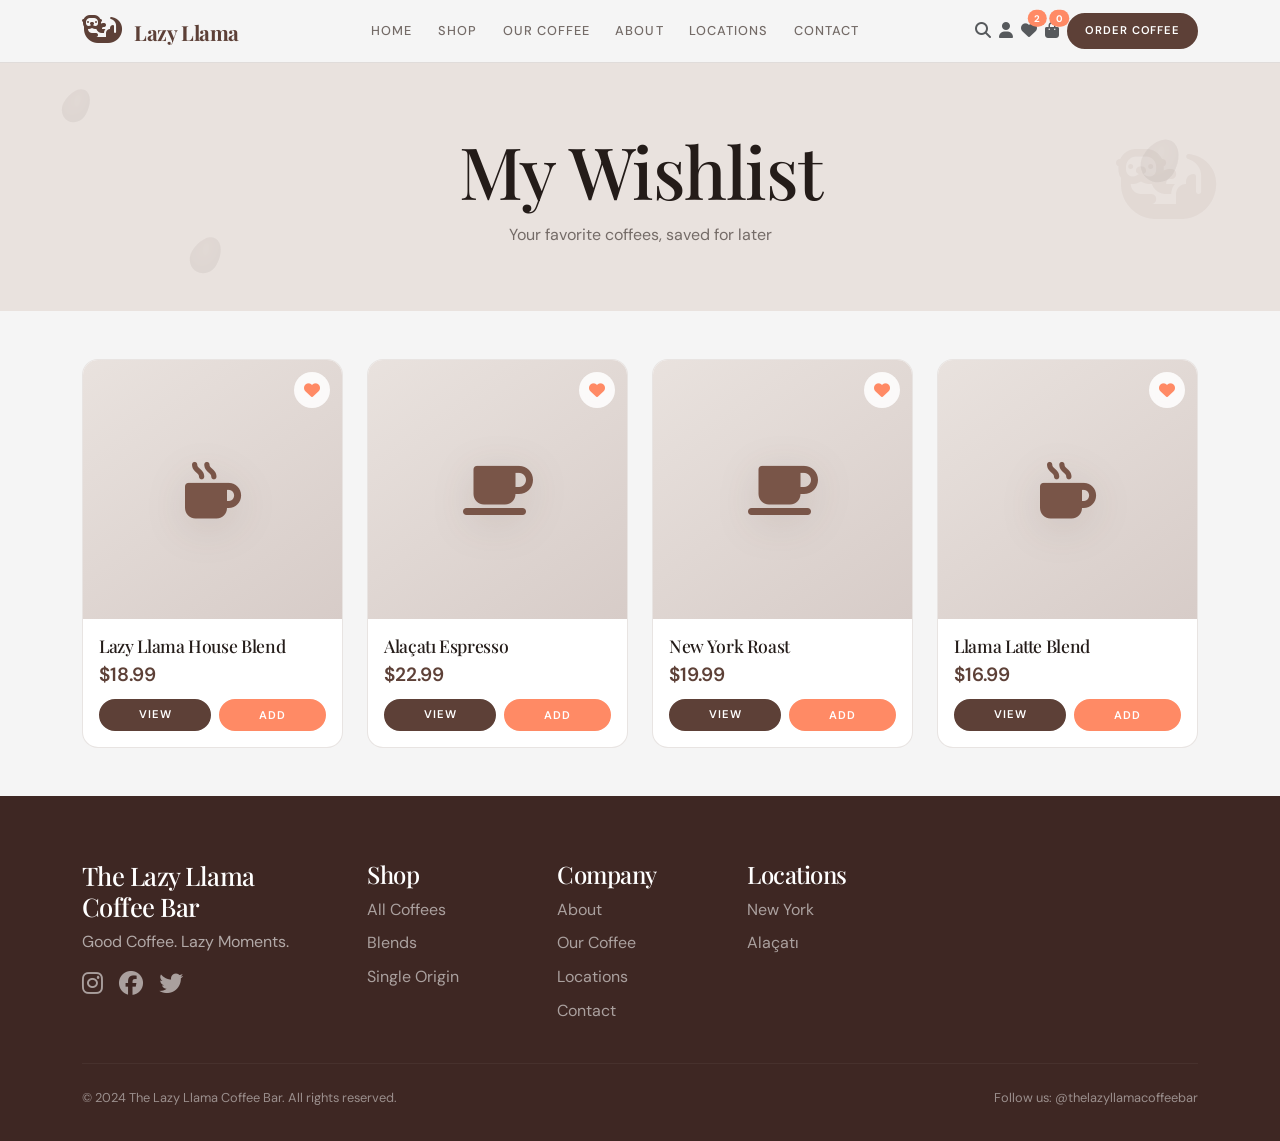
<file: wishlist.html>
<!DOCTYPE html>
<html lang="en">
<head>
  <meta charset="UTF-8" />
  <meta name="viewport" content="width=device-width, initial-scale=1.0" />
  <title>Wishlist - The Lazy Llama Coffee Bar</title>
  <!-- Bootstrap 5 -->
  <link href="https://cdn.jsdelivr.net/npm/bootstrap@5.3.2/dist/css/bootstrap.min.css" rel="stylesheet" />
  <!-- Font Awesome 6 (free) -->
  <link rel="stylesheet" href="https://cdnjs.cloudflare.com/ajax/libs/font-awesome/6.5.1/css/all.min.css" />
  <!-- Google Fonts -->
  <link rel="preconnect" href="https://fonts.googleapis.com" />
  <link rel="preconnect" href="https://fonts.gstatic.com" crossorigin />
  <link href="https://fonts.googleapis.com/css2?family=Playfair+Display:wght@400;600;700;900&family=DM+Sans:wght@300;400;500;600;700&display=swap" rel="stylesheet" />
  <style>
    /* ========================================
       COMPLETE CSS – THE LAZY LLAMA COFFEE BAR (Wishlist)
       ======================================== */

    /* ===== 1. ROOT VARIABLES ===== */
    :root {
      --brown: #5D4037;
      --beige: #D7CCC8;
      --coral: #FF8A65;
      --white: #F5F5F5;
      --brown-dark: #3E2723;
      --brown-light: #795548;
      --beige-light: #E9E2DE;
      --beige-dark: #C8BBB5;
      --coral-dark: #F4511E;
      --text: #241C19;
      --text-muted: #746B67;
      --border: rgba(93,64,55,0.14);
      --white-pure: #FFFFFF;
      --font-serif: 'Playfair Display', Georgia, serif;
      --font-sans: 'DM Sans', -apple-system, BlinkMacSystemFont, 'Segoe UI', Roboto, sans-serif;
      --radius-sm: 8px;
      --radius-md: 16px;
      --radius-lg: 28px;
      --radius-pill: 999px;
      --shadow-sm: 0 8px 25px rgba(62,39,35,0.07);
      --shadow-md: 0 20px 50px rgba(62,39,35,0.12);
      --shadow-lg: 0 35px 80px rgba(62,39,35,0.16);
      --transition-smooth: cubic-bezier(0.22, 0.61, 0.36, 1);
    }

    /* ===== 2. RESET & BASE ===== */
    * { box-sizing: border-box; margin: 0; padding: 0; }
    body {
      background: var(--white);
      color: var(--text);
      font-family: var(--font-sans);
      font-size: clamp(1rem, 1.2vw, 1.15rem);
      line-height: 1.6;
      overflow-x: hidden;
      -webkit-font-smoothing: antialiased;
    }
    h1, h2, h3, h4, h5, .serif { font-family: var(--font-serif); letter-spacing: -0.02em; }
    a { text-decoration: none; color: inherit; }
    ul, ol { list-style: none; padding: 0; }

    ::selection { background: var(--coral); color: var(--white-pure); }
    :focus-visible { outline: 3px solid var(--coral); outline-offset: 3px; }

    /* ===== 3. BOOTSTRAP OVERRIDES ===== */
    .btn {
      font-family: var(--font-sans);
      font-weight: 600;
      text-transform: uppercase;
      letter-spacing: 0.08em;
      border-radius: var(--radius-pill);
      padding: 0.65rem 2rem;
      transition: all 0.35s ease;
      border-width: 2px;
    }
    .btn-primary {
      background: var(--brown);
      border-color: var(--brown);
      color: #fff;
    }
    .btn-primary:hover {
      background: var(--brown-dark);
      border-color: var(--brown-dark);
      transform: translateY(-2px) scale(1.02);
      box-shadow: var(--shadow-md);
    }
    .btn-secondary {
      background: var(--coral);
      border-color: var(--coral);
      color: #fff;
    }
    .btn-secondary:hover {
      background: var(--coral-dark);
      border-color: var(--coral-dark);
      transform: translateY(-2px);
    }
    .btn-danger {
      background: #dc3545;
      border-color: #dc3545;
      color: #fff;
    }
    .btn-danger:hover {
      background: #c82333;
      border-color: #c82333;
      transform: scale(1.05);
    }
    .btn-sm {
      padding: 0.4rem 1rem;
      font-size: 0.7rem;
      min-height: 36px;
    }

    .bg-coral { background: var(--coral); }
    .text-brown { color: var(--brown); }
    .text-coral { color: var(--coral); }

    /* ===== 4. SECTION BADGE ===== */
    .section-badge {
      display: inline-block;
      font-size: 0.75rem;
      font-weight: 600;
      text-transform: uppercase;
      letter-spacing: 0.15em;
      color: var(--coral);
      margin-bottom: 0.5rem;
      position: relative;
    }
    .section-badge::after {
      content: '';
      display: inline-block;
      width: 24px;
      height: 1px;
      background: var(--coral);
      margin-left: 12px;
      vertical-align: middle;
    }
    .section-header {
      max-width: 700px;
      margin-bottom: 3rem;
    }
    .section-header h2 {
      font-size: clamp(2.2rem, 5vw, 4rem);
      font-weight: 700;
    }
    .section-header p {
      color: var(--text-muted);
      font-weight: 300;
    }

    /* ===== 5. NAVBAR ===== */
    .navbar {
      background: rgba(245,245,245,0.85);
      backdrop-filter: blur(18px);
      -webkit-backdrop-filter: blur(18px);
      border-bottom: 1px solid var(--border);
      padding: 0.5rem 0;
    }
    .navbar-brand {
      font-family: var(--font-serif);
      font-weight: 700;
      font-size: 1.3rem;
      letter-spacing: -0.02em;
      color: var(--brown) !important;
    }
    .navbar-brand .nav-logo {
      font-size: 1.8rem;
      line-height: 1;
      margin-right: 6px;
    }
    .nav-link {
      font-size: 0.8rem;
      font-weight: 500;
      text-transform: uppercase;
      letter-spacing: 0.08em;
      color: var(--text-muted) !important;
      padding: 0.5rem 0.8rem !important;
      position: relative;
      transition: color 0.3s ease;
    }
    .nav-link::after {
      content: '';
      position: absolute;
      bottom: 2px;
      left: 0.8rem;
      width: 0;
      height: 2px;
      background: var(--coral);
      transition: width 0.4s ease;
    }
    .nav-link:hover, .nav-link.active {
      color: var(--brown) !important;
    }
    .nav-link:hover::after, .nav-link.active::after {
      width: calc(100% - 1.6rem);
    }
    .navbar .nav-actions a {
      font-size: 1.2rem;
      color: var(--text-muted);
      transition: color 0.3s;
      position: relative;
      margin-left: 6px;
    }
    .navbar .nav-actions a:hover { color: var(--brown); }
    .cart-count, .wishlist-count {
      position: absolute;
      top: -6px;
      right: -6px;
      font-size: 0.6rem;
      font-weight: 600;
      background: var(--coral);
      color: #fff;
      border-radius: 50%;
      width: 18px;
      height: 18px;
      display: flex;
      align-items: center;
      justify-content: center;
      font-family: var(--font-sans);
    }
    .nav-cta {
      font-size: 0.75rem !important;
      padding: 0.4rem 1.2rem !important;
      min-height: 38px;
      margin-left: 10px;
    }

    /* ===== 6. PAGE HERO ===== */
    .page-hero {
      padding: 4rem 0;
      background: var(--beige-light);
      text-align: center;
      position: relative;
      overflow: hidden;
    }
    .page-hero h1 {
      font-size: clamp(2.8rem, 6vw, 4.5rem);
      animation: fadeInUp 0.8s var(--transition-smooth);
    }
    .page-hero p {
      font-size: clamp(1rem, 1.2vw, 1.2rem);
      color: var(--text-muted);
      max-width: 600px;
      margin: 0 auto;
      animation: fadeInUp 0.8s var(--transition-smooth) 0.2s both;
    }
    .page-hero .hero-llama {
      font-size: 5rem;
      color: var(--brown-light);
      opacity: 0.06;
      position: absolute;
      right: 5%;
      top: 50%;
      transform: translateY(-50%);
      pointer-events: none;
    }

    /* ===== 7. WISHLIST PRODUCT CARDS (3D) ===== */
    .wishlist-card {
      background: #fff;
      border-radius: var(--radius-md);
      overflow: hidden;
      border: 1px solid var(--border);
      transition: transform 0.6s cubic-bezier(.22,.61,.36,1),
                  box-shadow 0.6s ease;
      transform-style: preserve-3d;
      perspective: 800px;
      height: 100%;
    }
    .wishlist-card:hover {
      transform: translateY(-10px) rotateX(2deg) rotateY(3deg);
      box-shadow: var(--shadow-lg);
    }
    .wishlist-card .product-image {
      aspect-ratio: 1/1;
      background: linear-gradient(145deg, var(--beige-light), var(--beige));
      display: flex;
      align-items: center;
      justify-content: center;
      position: relative;
      overflow: hidden;
      transition: transform 0.6s ease;
    }
    .wishlist-card:hover .product-image {
      transform: scale(1.04);
    }
    .wishlist-card .product-image .coffee-icon {
      filter: drop-shadow(0 8px 20px rgba(62,39,35,0.12));
      transition: transform 0.6s ease;
      color: var(--brown-light);
      font-size: 3.5rem;
    }
    .wishlist-card:hover .product-image .coffee-icon {
      transform: rotate(-6deg) scale(1.1);
    }
    .wishlist-card .product-wishlist {
      position: absolute;
      top: 12px;
      right: 12px;
      width: 36px;
      height: 36px;
      border-radius: 50%;
      background: rgba(255,255,255,0.85);
      backdrop-filter: blur(4px);
      border: none;
      font-size: 1rem;
      transition: all 0.3s ease;
      color: var(--coral);
      display: flex;
      align-items: center;
      justify-content: center;
      cursor: pointer;
    }
    .wishlist-card .product-wishlist:hover {
      background: #fff;
      transform: scale(1.1) rotate(10deg);
    }
    .wishlist-card .product-wishlist .fa-heart {
      color: var(--coral);
    }
    .wishlist-card .p-3 h3 {
      font-size: clamp(1.1rem, 1.3vw, 1.3rem);
      font-family: var(--font-serif);
      margin-bottom: 0.25rem;
    }
    .wishlist-card .product-price {
      font-weight: 600;
      color: var(--brown);
      font-size: 1.2rem;
      margin-bottom: 0.5rem;
    }
    .wishlist-card .btn {
      font-size: 0.7rem;
      padding: 0.3rem 0.6rem;
      min-height: 32px;
    }

    /* ===== 8. EMPTY WISHLIST STATE ===== */
    .empty-wishlist {
      text-align: center;
      padding: 4rem 0;
    }
    .empty-wishlist .empty-icon {
      font-size: 5rem;
      color: var(--beige-dark);
      margin-bottom: 1rem;
      display: block;
    }
    .empty-wishlist h3 {
      font-family: var(--font-serif);
      color: var(--brown);
      margin-bottom: 0.5rem;
    }
    .empty-wishlist p {
      color: var(--text-muted);
      max-width: 400px;
      margin: 0 auto 1.5rem;
    }

    /* ===== 9. FLOATING BEANS (decorative) ===== */
    .floating-bean-bg {
      position: absolute;
      width: 30px;
      height: 40px;
      background: radial-gradient(ellipse at 40% 35%, #6d4c41, #3e2723);
      border-radius: 50% 50% 50% 50% / 60% 60% 40% 40%;
      transform: rotate(30deg);
      box-shadow: inset -4px -4px 10px rgba(0,0,0,0.3);
      animation: floatBeanBg 10s ease-in-out infinite;
      opacity: 0.06;
      pointer-events: none;
    }
    .floating-bean-bg::after {
      content: '';
      position: absolute;
      top: 20%;
      left: 30%;
      width: 6px;
      height: 12px;
      background: rgba(255,255,255,0.08);
      border-radius: 50%;
      transform: rotate(-20deg);
    }
    .floating-bean-bg:nth-child(1) { left: 5%; top: 10%; animation-delay: 0s; width: 25px; height: 35px; }
    .floating-bean-bg:nth-child(2) { right: 8%; top: 30%; animation-delay: 2s; width: 35px; height: 45px; }
    .floating-bean-bg:nth-child(3) { left: 15%; bottom: 15%; animation-delay: 4s; width: 28px; height: 38px; }
    @keyframes floatBeanBg {
      0%, 100% { transform: translateY(0) rotate(30deg) scale(1); }
      50% { transform: translateY(-40px) rotate(60deg) scale(1.08); }
    }

    /* ===== 10. FOOTER ===== */
    .footer {
      background: var(--brown-dark);
      color: rgba(255,255,255,0.8);
      padding: 4rem 0 2rem;
    }
    .footer h3 { color: #fff; font-size: 1.6rem; }
    .footer a { opacity: 0.7; transition: opacity 0.3s, color 0.3s; }
    .footer a:hover { opacity: 1; color: var(--coral); }
    .footer .footer-links ul { padding: 0; list-style: none; }
    .footer .footer-links ul li { margin-bottom: 0.5rem; }
    .footer-bottom {
      border-top: 1px solid rgba(255,255,255,0.08);
      padding-top: 1.5rem;
      font-size: 0.8rem;
      opacity: 0.6;
    }

    /* ===== 11. ANIMATIONS ===== */
    @keyframes fadeInUp {
      from { opacity: 0; transform: translateY(30px); }
      to { opacity: 1; transform: translateY(0); }
    }

    /* ===== 12. RESPONSIVE ===== */
    @media (max-width: 768px) {
      .page-hero { padding: 2.5rem 0; }
      .page-hero .hero-llama { display: none; }
      .wishlist-card:hover { transform: translateY(-6px) rotateX(0) rotateY(0); }
      .footer .row { text-align: center; }
    }
    @media (max-width: 576px) {
      .wishlist-card .product-image .coffee-icon { font-size: 2.8rem; }
      .empty-wishlist .empty-icon { font-size: 3.5rem; }
    }
  </style>
</head>
<body>

<!-- ===== NAVBAR ===== -->
<nav class="navbar navbar-expand-lg sticky-top">
  <div class="container">
    <a class="navbar-brand" href="index.html">
      <i class="fas fa-otter text-brown fs-2 me-2"></i> Lazy Llama
    </a>
    <button class="navbar-toggler border-0" type="button" data-bs-toggle="collapse" data-bs-target="#navLinks" aria-controls="navLinks" aria-expanded="false" aria-label="Toggle navigation">
      <span class="navbar-toggler-icon"></span>
    </button>
    <div class="collapse navbar-collapse" id="navLinks">
      <ul class="navbar-nav mx-auto mb-2 mb-lg-0">
        <li class="nav-item"><a class="nav-link" href="index.html">Home</a></li>
        <li class="nav-item"><a class="nav-link" href="shop.html">Shop</a></li>
        <li class="nav-item"><a class="nav-link" href="our-coffee.html">Our Coffee</a></li>
        <li class="nav-item"><a class="nav-link" href="about.html">About</a></li>
        <li class="nav-item"><a class="nav-link" href="locations.html">Locations</a></li>
        <li class="nav-item"><a class="nav-link" href="contact.html">Contact</a></li>
      </ul>
      <div class="d-flex align-items-center gap-2">
        <a href="#" class="text-muted"><i class="fas fa-search"></i></a>
        <a href="account.html" class="text-muted"><i class="fas fa-user"></i></a>
        <a href="wishlist.html" class="text-muted position-relative">
          <i class="fas fa-heart"></i>
          <span class="position-absolute top-0 start-100 translate-middle badge rounded-pill bg-coral" style="font-size:0.6rem;">2</span>
        </a>
        <a href="cart.html" class="text-muted position-relative">
          <i class="fas fa-shopping-bag"></i>
          <span class="position-absolute top-0 start-100 translate-middle badge rounded-pill bg-coral" style="font-size:0.6rem;">0</span>
        </a>
        <a href="checkout.html" class="btn btn-primary btn-sm">Order Coffee</a>
      </div>
    </div>
  </div>
</nav>

<!-- ===== PAGE HERO ===== -->
<section class="page-hero">
  <div class="floating-bean-bg"></div>
  <div class="floating-bean-bg"></div>
  <div class="floating-bean-bg"></div>
  <div class="container">
    <h1>My Wishlist</h1>
    <p>Your favorite coffees, saved for later</p>
    <div class="hero-llama"><i class="fas fa-otter"></i></div>
  </div>
</section>

<!-- ===== WISHLIST CONTENT ===== -->
<section class="py-5" id="wishlistSection">
  <div class="container">
    <!-- Wishlist items -->
    <div id="wishlistItems">
      <div class="row g-4">
        <!-- Product 1 -->
        <div class="col-md-4 col-lg-3 wishlist-item" data-id="1">
          <div class="wishlist-card">
            <div class="product-image">
              <i class="fas fa-mug-hot coffee-icon"></i>
              <button class="product-wishlist remove-wishlist" data-id="1" title="Remove from wishlist">
                <i class="fas fa-heart"></i>
              </button>
            </div>
            <div class="p-3">
              <h3>Lazy Llama House Blend</h3>
              <div class="product-price">$18.99</div>
              <div class="d-flex gap-2">
                <a href="product.html" class="btn btn-primary btn-sm flex-fill">View</a>
                <button class="btn btn-secondary btn-sm flex-fill add-to-cart" data-name="Lazy Llama House Blend">Add</button>
              </div>
            </div>
          </div>
        </div>

        <!-- Product 2 -->
        <div class="col-md-4 col-lg-3 wishlist-item" data-id="2">
          <div class="wishlist-card">
            <div class="product-image">
              <i class="fas fa-mug-saucer coffee-icon"></i>
              <button class="product-wishlist remove-wishlist" data-id="2" title="Remove from wishlist">
                <i class="fas fa-heart"></i>
              </button>
            </div>
            <div class="p-3">
              <h3>Alaçatı Espresso</h3>
              <div class="product-price">$22.99</div>
              <div class="d-flex gap-2">
                <a href="product.html" class="btn btn-primary btn-sm flex-fill">View</a>
                <button class="btn btn-secondary btn-sm flex-fill add-to-cart" data-name="Alaçatı Espresso">Add</button>
              </div>
            </div>
          </div>
        </div>

        <!-- Product 3 -->
        <div class="col-md-4 col-lg-3 wishlist-item" data-id="3">
          <div class="wishlist-card">
            <div class="product-image">
              <i class="fas fa-coffee coffee-icon"></i>
              <button class="product-wishlist remove-wishlist" data-id="3" title="Remove from wishlist">
                <i class="fas fa-heart"></i>
              </button>
            </div>
            <div class="p-3">
              <h3>New York Roast</h3>
              <div class="product-price">$19.99</div>
              <div class="d-flex gap-2">
                <a href="product.html" class="btn btn-primary btn-sm flex-fill">View</a>
                <button class="btn btn-secondary btn-sm flex-fill add-to-cart" data-name="New York Roast">Add</button>
              </div>
            </div>
          </div>
        </div>

        <!-- Product 4 -->
        <div class="col-md-4 col-lg-3 wishlist-item" data-id="4">
          <div class="wishlist-card">
            <div class="product-image">
              <i class="fas fa-mug-hot coffee-icon"></i>
              <button class="product-wishlist remove-wishlist" data-id="4" title="Remove from wishlist">
                <i class="fas fa-heart"></i>
              </button>
            </div>
            <div class="p-3">
              <h3>Llama Latte Blend</h3>
              <div class="product-price">$16.99</div>
              <div class="d-flex gap-2">
                <a href="product.html" class="btn btn-primary btn-sm flex-fill">View</a>
                <button class="btn btn-secondary btn-sm flex-fill add-to-cart" data-name="Llama Latte Blend">Add</button>
              </div>
            </div>
          </div>
        </div>
      </div>
    </div>

    <!-- Empty State (hidden by default) -->
    <div class="empty-wishlist" id="emptyWishlist" style="display:none;">
      <span class="empty-icon"><i class="fas fa-heart"></i></span>
      <h3>Your wishlist is empty</h3>
      <p>Start exploring our premium coffee collection and save your favorites for later.</p>
      <a href="shop.html" class="btn btn-primary">
        <i class="fas fa-shopping-bag me-2"></i>Start Shopping
      </a>
    </div>
  </div>
</section>

<!-- ===== FOOTER ===== -->
<footer class="footer">
  <div class="container">
    <div class="row g-4">
      <div class="col-md-6 col-lg-3">
        <h3>The Lazy Llama<br>Coffee Bar</h3>
        <p class="opacity-75">Good Coffee. Lazy Moments.</p>
        <div class="d-flex gap-3">
          <a href="#" aria-label="Instagram"><i class="fab fa-instagram fs-4"></i></a>
          <a href="#" aria-label="Facebook"><i class="fab fa-facebook fs-4"></i></a>
          <a href="#" aria-label="Twitter"><i class="fab fa-twitter fs-4"></i></a>
        </div>
      </div>
      <div class="col-6 col-md-3 col-lg-2 footer-links"><h4 class="text-white">Shop</h4><ul><li><a href="shop.html">All Coffees</a></li><li><a href="shop.html">Blends</a></li><li><a href="shop.html">Single Origin</a></li></ul></div>
      <div class="col-6 col-md-3 col-lg-2 footer-links"><h4 class="text-white">Company</h4><ul><li><a href="about.html">About</a></li><li><a href="our-coffee.html">Our Coffee</a></li><li><a href="locations.html">Locations</a></li><li><a href="contact.html">Contact</a></li></ul></div>
      <div class="col-6 col-md-3 col-lg-2 footer-links"><h4 class="text-white">Locations</h4><ul><li><a href="locations.html">New York</a></li><li><a href="locations.html">Alaçatı</a></li></ul></div>
    </div>
    <div class="footer-bottom d-flex flex-column flex-md-row justify-content-between mt-4">
      <span>&copy; 2024 The Lazy Llama Coffee Bar. All rights reserved.</span>
      <span>Follow us: @thelazyllamacoffeebar</span>
    </div>
  </div>
</footer>

<!-- Bootstrap JS -->
<script src="https://cdn.jsdelivr.net/npm/bootstrap@5.3.2/dist/js/bootstrap.bundle.min.js"></script>

<!-- Wishlist Interactivity -->
<script>
  document.addEventListener('DOMContentLoaded', function() {
    const wishlistItems = document.getElementById('wishlistItems');
    const emptyWishlist = document.getElementById('emptyWishlist');
    const wishlistCountBadge = document.querySelector('.nav-actions .wishlist-count');

    // ---- Remove from wishlist ----
    document.querySelectorAll('.remove-wishlist').forEach(btn => {
      btn.addEventListener('click', function(e) {
        e.stopPropagation();
        const item = this.closest('.wishlist-item');
        const productName = item.querySelector('h3').textContent;

        // Animate removal
        item.style.transition = 'transform 0.3s ease, opacity 0.3s ease';
        item.style.transform = 'scale(0.8)';
        item.style.opacity = '0';

        setTimeout(() => {
          item.remove();
          updateWishlistCount();

          // Check if wishlist is empty
          const remaining = document.querySelectorAll('.wishlist-item');
          if (remaining.length === 0) {
            wishlistItems.style.display = 'none';
            emptyWishlist.style.display = 'block';
          }
        }, 300);

        // Show feedback
        showToast(`Removed "${productName}" from wishlist`);
      });
    });

    // ---- Add to cart (demo) ----
    document.querySelectorAll('.add-to-cart').forEach(btn => {
      btn.addEventListener('click', function() {
        const productName = this.dataset.name;
        showToast(`Added "${productName}" to your cart!`);
      });
    });

    // ---- Update wishlist count badge ----
    function updateWishlistCount() {
      const remaining = document.querySelectorAll('.wishlist-item').length;
      if (wishlistCountBadge) {
        wishlistCountBadge.textContent = remaining;
      }
      // Update the wishlist badge in the navbar
      const navBadge = document.querySelector('.nav-actions .badge');
      if (navBadge) {
        navBadge.textContent = remaining;
      }
    }

    // ---- Toast notification ----
    function showToast(message) {
      // Remove existing toast if any
      const existingToast = document.querySelector('.custom-toast');
      if (existingToast) existingToast.remove();

      const toast = document.createElement('div');
      toast.className = 'custom-toast';
      toast.innerHTML = `
        <div style="position:fixed; bottom:2rem; right:2rem; background:var(--brown-dark); color:#fff; padding:1rem 1.5rem; border-radius:var(--radius-md); box-shadow:var(--shadow-lg); z-index:9999; max-width:380px; font-family:var(--font-sans); display:flex; align-items:center; gap:0.75rem; transform:translateY(100px); opacity:0; transition:transform 0.4s cubic-bezier(.22,.61,.36,1), opacity 0.4s ease;">
          <i class="fas fa-check-circle" style="color:var(--coral); font-size:1.3rem;"></i>
          <span style="font-size:0.95rem;">${message}</span>
          <button onclick="this.closest('.custom-toast').remove()" style="background:none; border:none; color:rgba(255,255,255,0.5); font-size:1.2rem; cursor:pointer; padding:0 0 0 0.5rem;">&times;</button>
        </div>
      `;
      document.body.appendChild(toast);

      // Animate in
      setTimeout(() => {
        const toastEl = toast.querySelector('div');
        toastEl.style.transform = 'translateY(0)';
        toastEl.style.opacity = '1';
      }, 10);

      // Auto remove after 4 seconds
      setTimeout(() => {
        const toastEl = toast.querySelector('div');
        if (toastEl) {
          toastEl.style.transform = 'translateY(100px)';
          toastEl.style.opacity = '0';
          setTimeout(() => toast.remove(), 400);
        }
      }, 4000);
    }

    // ---- Toast close function (global) ----
    window.closeToast = function(el) {
      el.closest('.custom-toast').remove();
    };
  });
</script>
</body>
</html>
</file>
